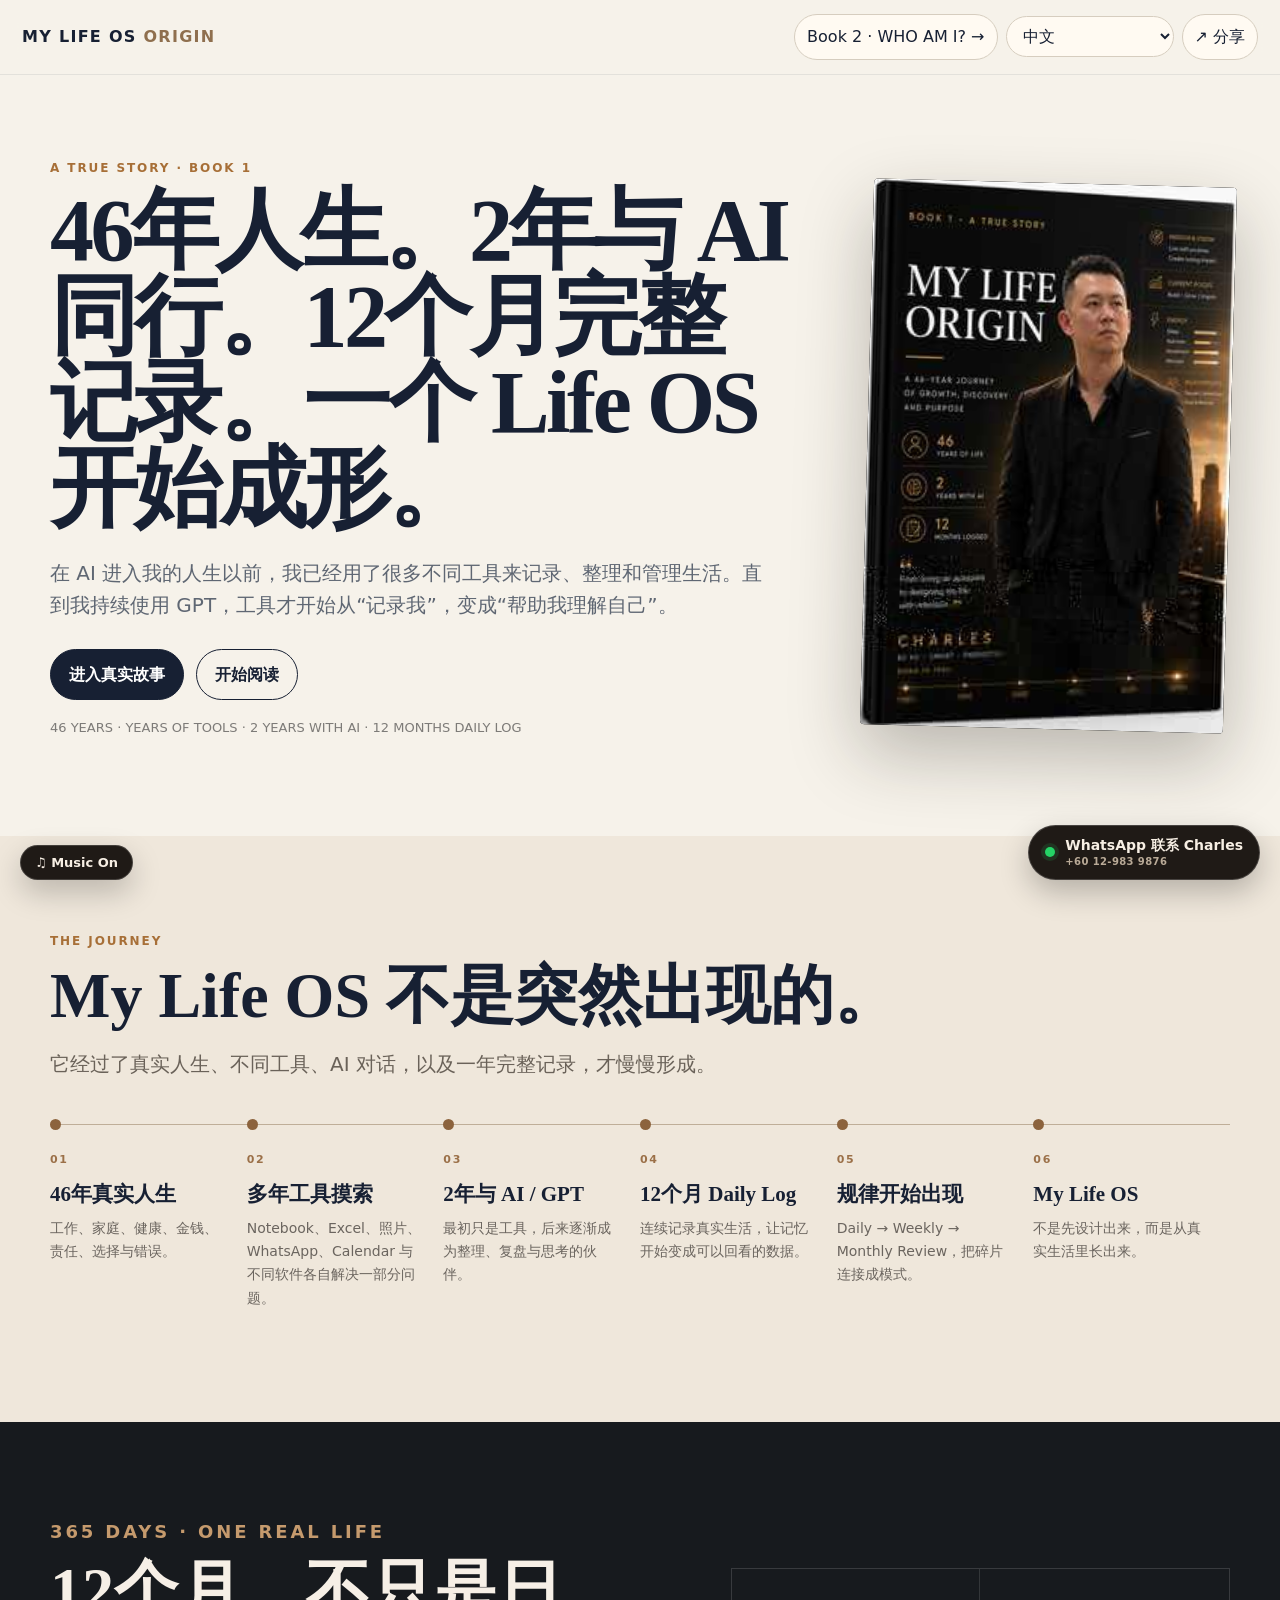
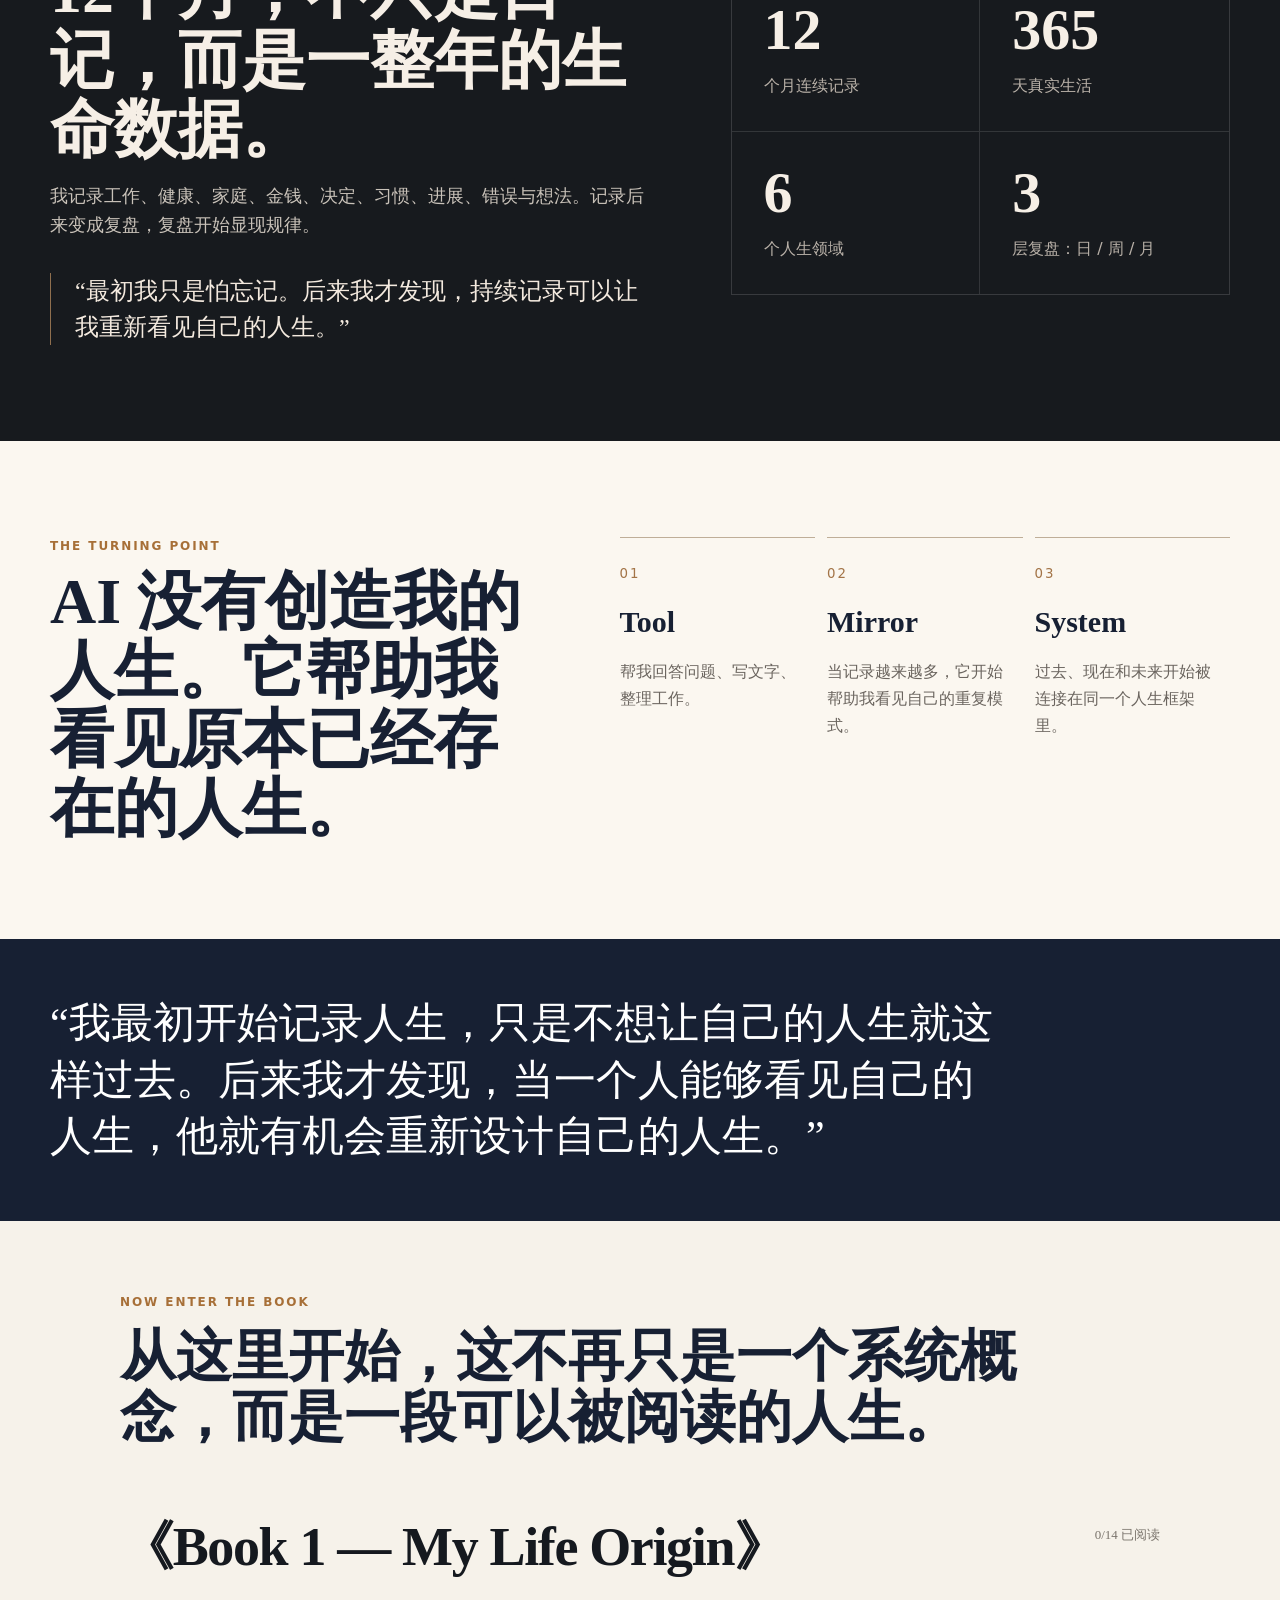
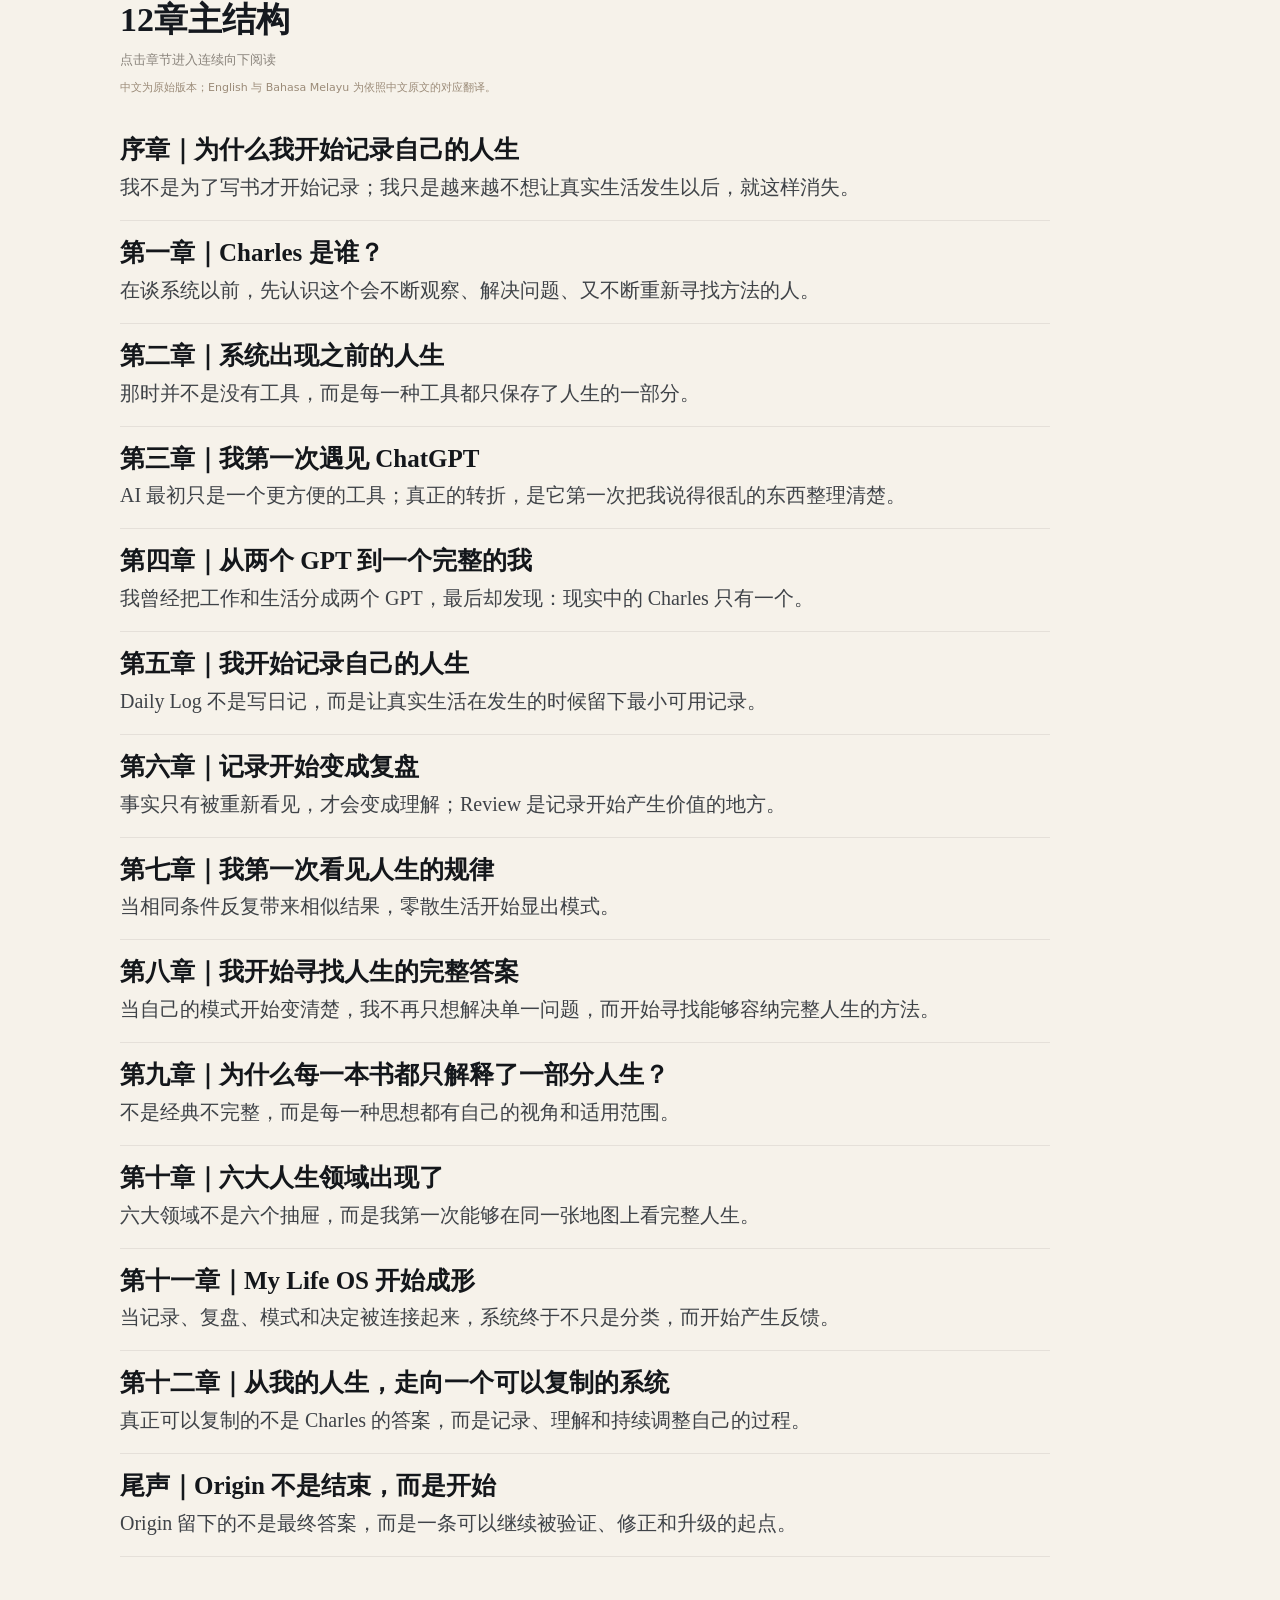
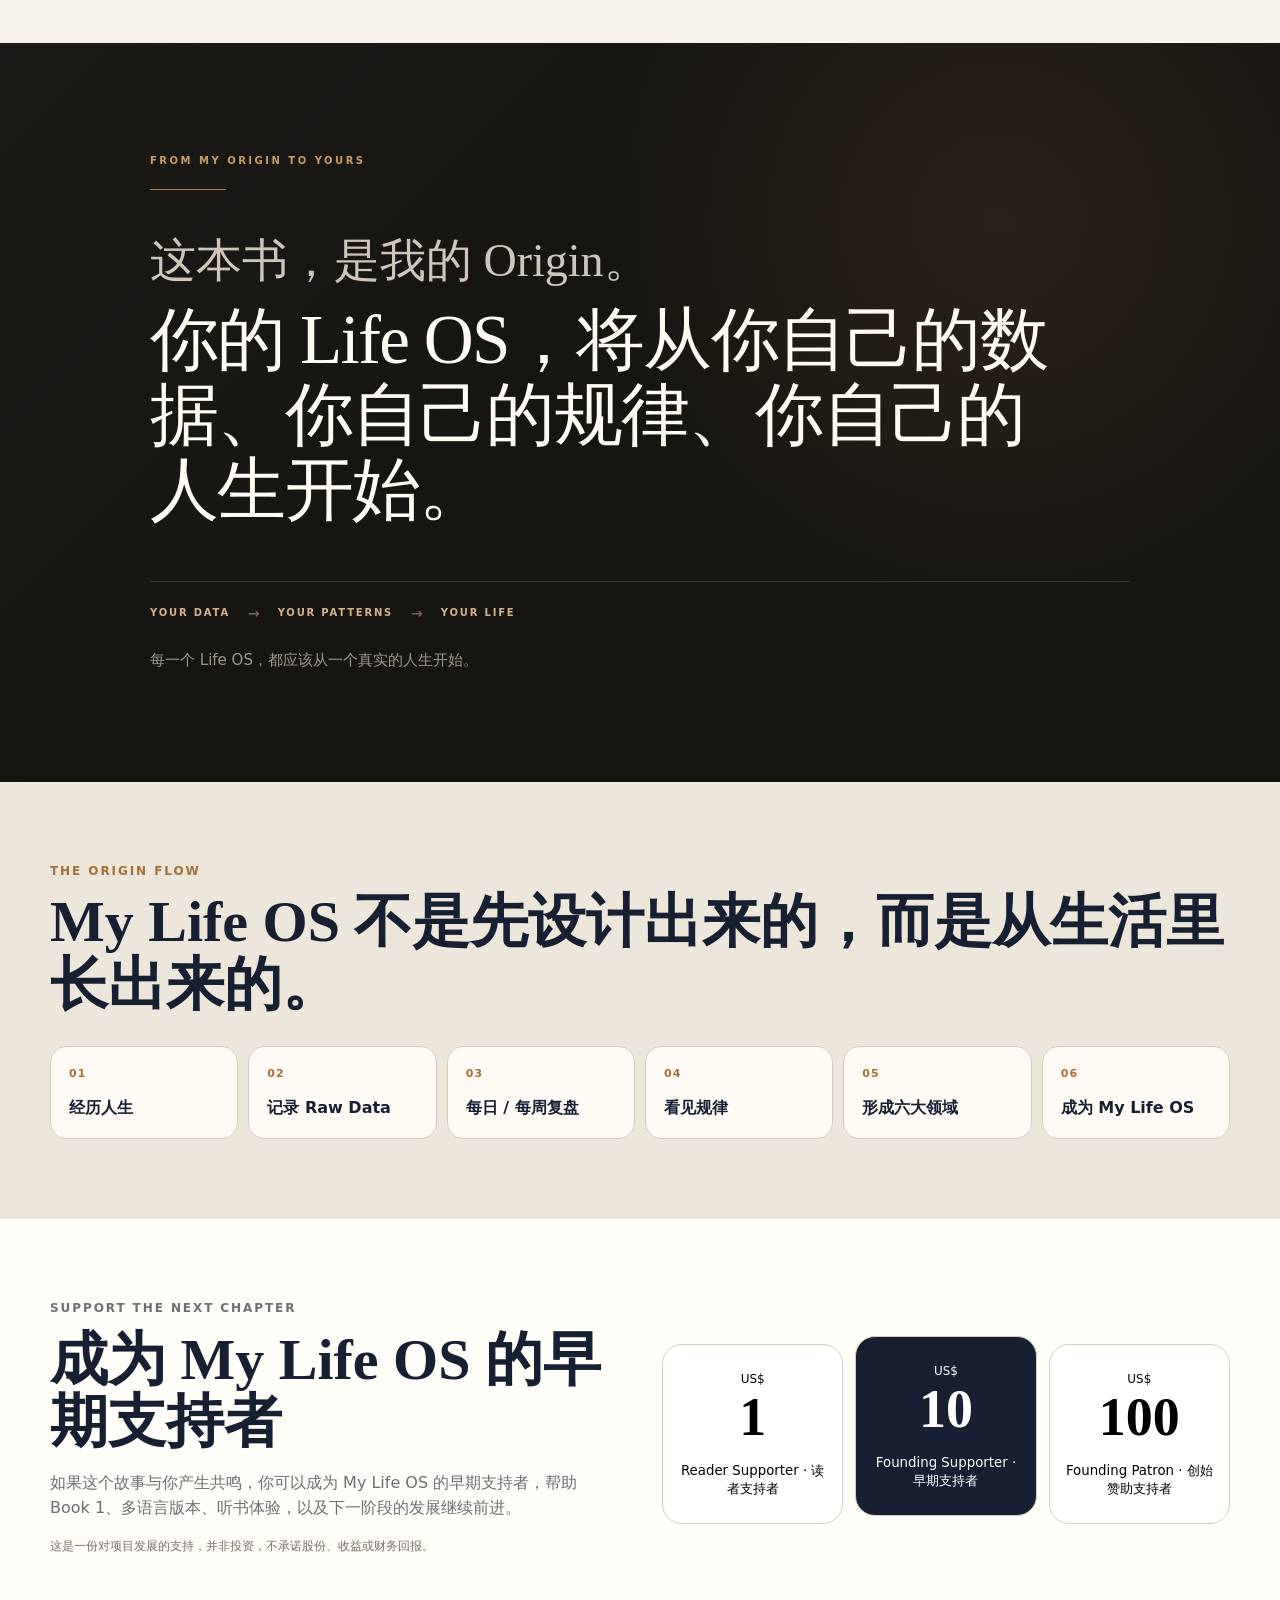
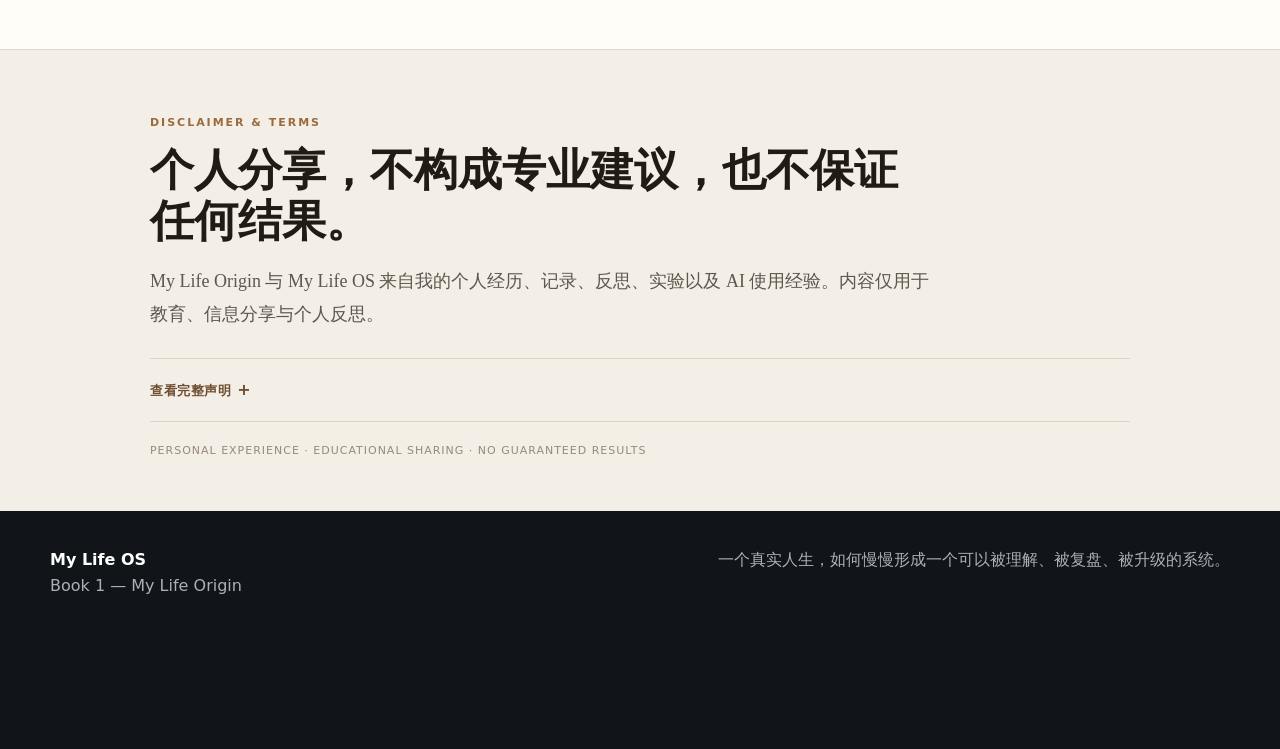
<file: index.html>
<!doctype html>
<html lang="zh-Hans">
<head>
  <!-- Google Analytics: Book 1 website traffic and engagement -->
  <script async src="https://www.googletagmanager.com/gtag/js?id=G-XPCHY22N62"></script>
  <script>
    window.dataLayer = window.dataLayer || [];
    function gtag(){dataLayer.push(arguments);}
    gtag('js', new Date());
    gtag('config', 'G-XPCHY22N62', {
      allow_google_signals: false,
      allow_ad_personalization_signals: false
    });
  </script>
  <meta charset="utf-8" />
  <meta name="viewport" content="width=device-width,initial-scale=1" />
  <meta name="description" content="Book 1 — My Life Origin. A true story: 46 years of life, years of tools, 2 years with AI, and 12 months of daily logs." />
  <title>Book 1 — My Life Origin</title>
  <link rel="stylesheet" href="styles.css" />
  <link rel="stylesheet" href="documentary.css" />
</head>
<body>
  <header class="topbar">
    <a class="brand" href="#top">MY LIFE OS <span>ORIGIN</span></a>
    <nav class="top-actions">
      <a class="ghost" href="book2.html" style="text-decoration:none">Book 2 · WHO AM I? →</a>
      <select id="languageSelect" aria-label="Language">
        <option value="zh">中文</option>
        <option value="en">English</option>
        <option value="ms">Bahasa Melayu</option>
      </select>
      <button class="ghost" id="shareBtn" type="button">↗ <span data-i18n="share">分享</span></button>
    </nav>
  </header>

  <main id="top">
    <section class="hero shell documentary-hero">
      <div class="hero-copy">
        <p class="kicker">A TRUE STORY · BOOK 1</p>
        <h1 id="docHeroTitle">46年人生。2年与 AI 同行。12个月完整记录。一个 Life OS 开始成形。</h1>
        <p class="hero-sub" id="docHeroSub">在 AI 进入我的人生以前，我已经用了很多不同工具来记录、整理和管理生活。直到我持续使用 GPT，工具才开始从“记录我”，变成“帮助我理解自己”。</p>
        <div class="hero-buttons">
          <a class="primary" href="#journey" id="enterStoryBtn">进入真实故事</a>
          <a class="secondary" href="#chapters" data-i18n="startReading">开始阅读</a>
        </div>
        <p class="micro">46 YEARS · YEARS OF TOOLS · 2 YEARS WITH AI · 12 MONTHS DAILY LOG</p>
      </div>
      <div class="book-cover image-book-cover" aria-label="Book 1 — My Life Origin cover">
        <img src="my-life-origin-cover.jpg" alt="Book 1 — My Life Origin cover artwork" />
      </div>
    </section>

    <section id="journey" class="documentary-section">
      <div class="shell">
        <p class="kicker" id="journeyKicker">THE JOURNEY</p>
        <h2 class="documentary-title" id="journeyTitle">My Life OS 不是突然出现的。</h2>
        <p class="documentary-lead" id="journeyLead">它经过了真实人生、不同工具、AI 对话，以及一年完整记录，才慢慢形成。</p>
        <div class="journey-line">
          <article><span>01</span><strong id="j1t">46年真实人生</strong><p id="j1d">工作、家庭、健康、金钱、责任、选择与错误。</p></article>
          <article><span>02</span><strong id="j2t">多年工具摸索</strong><p id="j2d">Notebook、Excel、照片、WhatsApp、Calendar 与不同软件各自解决一部分问题。</p></article>
          <article><span>03</span><strong id="j3t">2年与 AI / GPT</strong><p id="j3d">最初只是工具，后来逐渐成为整理、复盘与思考的伙伴。</p></article>
          <article><span>04</span><strong id="j4t">12个月 Daily Log</strong><p id="j4d">连续记录真实生活，让记忆开始变成可以回看的数据。</p></article>
          <article><span>05</span><strong id="j5t">规律开始出现</strong><p id="j5d">Daily → Weekly → Monthly Review，把碎片连接成模式。</p></article>
          <article><span>06</span><strong id="j6t">My Life OS</strong><p id="j6d">不是先设计出来，而是从真实生活里长出来。</p></article>
        </div>
      </div>
    </section>

    <section class="year-proof">
      <div class="shell year-proof-grid">
        <div class="year-copy">
          <p class="kicker">365 DAYS · ONE REAL LIFE</p>
          <h2 id="yearTitle">12个月，不只是日记，而是一整年的生命数据。</h2>
          <p id="yearText">我记录工作、健康、家庭、金钱、决定、习惯、进展、错误与想法。记录后来变成复盘，复盘开始显现规律。</p>
          <blockquote id="yearQuote">“最初我只是怕忘记。后来我才发现，持续记录可以让我重新看见自己的人生。”</blockquote>
        </div>
        <div class="year-stats" aria-label="Life record statistics">
          <div><strong>12</strong><span id="statMonths">个月连续记录</span></div>
          <div><strong>365</strong><span id="statDays">天真实生活</span></div>
          <div><strong>6</strong><span id="statDomains">个人生领域</span></div>
          <div><strong>3</strong><span id="statReviews">层复盘：日 / 周 / 月</span></div>
        </div>
      </div>
    </section>

    <section class="turning-point">
      <div class="shell turning-grid">
        <div>
          <p class="kicker">THE TURNING POINT</p>
          <h2 id="turnTitle">AI 没有创造我的人生。它帮助我看见原本已经存在的人生。</h2>
        </div>
        <div class="three-steps">
          <div><small>01</small><strong id="toolTitle">Tool</strong><p id="toolText">帮我回答问题、写文字、整理工作。</p></div>
          <div><small>02</small><strong id="mirrorTitle">Mirror</strong><p id="mirrorText">当记录越来越多，它开始帮助我看见自己的重复模式。</p></div>
          <div><small>03</small><strong id="systemTitle">System</strong><p id="systemText">过去、现在和未来开始被连接在同一个人生框架里。</p></div>
        </div>
      </div>
    </section>

    <section class="manifesto">
      <div class="shell manifesto-inner">
        <p data-i18n="manifesto">“我最初开始记录人生，只是不想让自己的人生就这样过去。后来我才发现，当一个人能够看见自己的人生，他就有机会重新设计自己的人生。”</p>
      </div>
    </section>

    <section id="chapters" class="shell section book-entry">
      <div class="book-transition">
        <p class="kicker">NOW ENTER THE BOOK</p>
        <h2 id="bookEntryTitle">从这里开始，这不再只是一个系统概念，而是一段可以被阅读的人生。</h2>
      </div>
      <div class="section-head">
        <div>
          <p class="kicker" data-i18n="contentsLabel">CONTENTS</p>
          <h2 data-i18n="contentsTitle">从人生碎片，到 My Life OS</h2>
        </div>
        <div class="reading-progress"><span id="readCount">0</span>/14 <span data-i18n="readLabel">已阅读</span></div>
      </div>
      <div id="bookLoadStatus" role="status"><span id="bookLoadMessage">正在准备书籍…</span> <button id="bookLoadRetry" type="button" hidden>重试</button></div>
      <div id="chapterGrid" class="chapter-grid"></div>
    </section>

    <section class="origin-flow">
      <div class="shell section">
        <p class="kicker">THE ORIGIN FLOW</p>
        <h2 data-i18n="flowTitle">My Life OS 不是先设计出来的，而是从生活里长出来的。</h2>
        <div class="flow-grid">
          <div><strong>01</strong><span data-i18n="flow1">经历人生</span></div>
          <div><strong>02</strong><span data-i18n="flow2">记录 Raw Data</span></div>
          <div><strong>03</strong><span data-i18n="flow3">每日 / 每周复盘</span></div>
          <div><strong>04</strong><span data-i18n="flow4">看见规律</span></div>
          <div><strong>05</strong><span data-i18n="flow5">形成六大领域</span></div>
          <div><strong>06</strong><span data-i18n="flow6">成为 My Life OS</span></div>
        </div>
      </div>
    </section>

    <section id="support" class="support section">
      <div class="shell support-grid">
        <div>
          <p class="kicker" data-i18n="supportLabel">SUPPORT THE NEXT CHAPTER</p>
          <h2 data-i18n="supportTitle">成为 My Life OS 的早期支持者</h2>
          <p data-i18n="supportText">如果这个故事与你产生共鸣，你可以成为 My Life OS 的早期支持者，帮助 Book 1、多语言版本、听书体验，以及下一阶段的发展继续前进。</p>
          <p class="support-note" data-i18n="supportNote">这是一份对项目发展的支持，并非投资，不承诺股份、收益或财务回报。</p>
        </div>
        <div class="support-options">
          <button class="support-card" data-amount="1"><span>US$</span><strong>1</strong><small data-i18n="tier1">Reader Supporter · 读者支持者</small></button>
          <button class="support-card featured" data-amount="10"><span>US$</span><strong>10</strong><small data-i18n="tier10">Founding Supporter · 早期支持者</small></button>
          <button class="support-card" data-amount="100"><span>US$</span><strong>100</strong><small data-i18n="tier100">Founding Patron · 创始赞助支持者</small></button>
        </div>
      </div>
    </section>
  </main>

  <div id="reader" class="reader book-reader" aria-hidden="true">
    <div class="reader-backdrop" data-close-reader></div>
    <article class="reader-panel book-shell" aria-label="My Life Origin book reader">
      <div class="reader-toolbar book-toolbar">
        <button class="ghost" data-close-reader>← <span data-i18n="back">返回目录</span></button>
        <div class="book-toolbar-center"><span id="bookChapterLabel">BOOK 1 · MY LIFE ORIGIN</span><span id="bookPageLabel">1 / 1</span></div>
        <div class="reader-actions">
          <button class="ghost" id="listenChapterBtn" type="button">▶ <span data-i18n="listenChapter">听本章</span></button>
          <button class="ghost" id="markReadBtn">✓ <span data-i18n="markRead">标记已读</span></button>
        </div>
      </div>
      <div class="book-stage" id="bookStage">
        <button id="bookPrevPage" class="page-turn page-turn-left" type="button" aria-label="Previous page">‹</button>
        <div class="book-spread" id="bookSpread">
          <section class="paper-page paper-left" id="paperLeft" aria-live="polite"></section>
          <div class="book-gutter" aria-hidden="true"></div>
          <section class="paper-page paper-right" id="paperRight"></section>
        </div>
        <button id="bookNextPage" class="page-turn page-turn-right" type="button" aria-label="Next page">›</button>
      </div>
      <div class="book-bottombar">
        <button id="prevChapter" class="secondary" type="button">← 上一页</button>
        <div class="book-progress-track"><span id="bookProgressBar"></span></div>
        <button id="nextChapter" class="primary" type="button">下一页 →</button>
      </div>
      <div class="book-source" aria-hidden="true">
        <p id="readerKicker"></p><h2 id="readerTitle"></h2><p id="readerIntro"></p><div id="readerBody"></div>
      </div>
    </article>
  </div>

  <div id="toast" class="toast" role="status"></div>
  <footer><div class="shell footer-inner"><div><strong>My Life OS</strong><span>Book 1 — My Life Origin</span></div><p data-i18n="footerText">一个真实人生，如何慢慢形成一个可以被理解、被复盘、被升级的系统。</p></div></footer>

  <script src="app.js"></script>
  <script src="documentary.js"></script>
  <script src="founding-support.js"></script>
  <script src="cover-enter.js"></script>
  <script src="toc.js"></script>
  <script src="book.js"></script>
  <script src="bgm.js"></script>
  <script src="audio.js"></script>
  <script src="compact-audio-ui.js"></script>
  <script src="disclaimer.js"></script>
  <script src="reader-loader.js?v=self-love-20261001"></script>
</body>
</html>
</file>
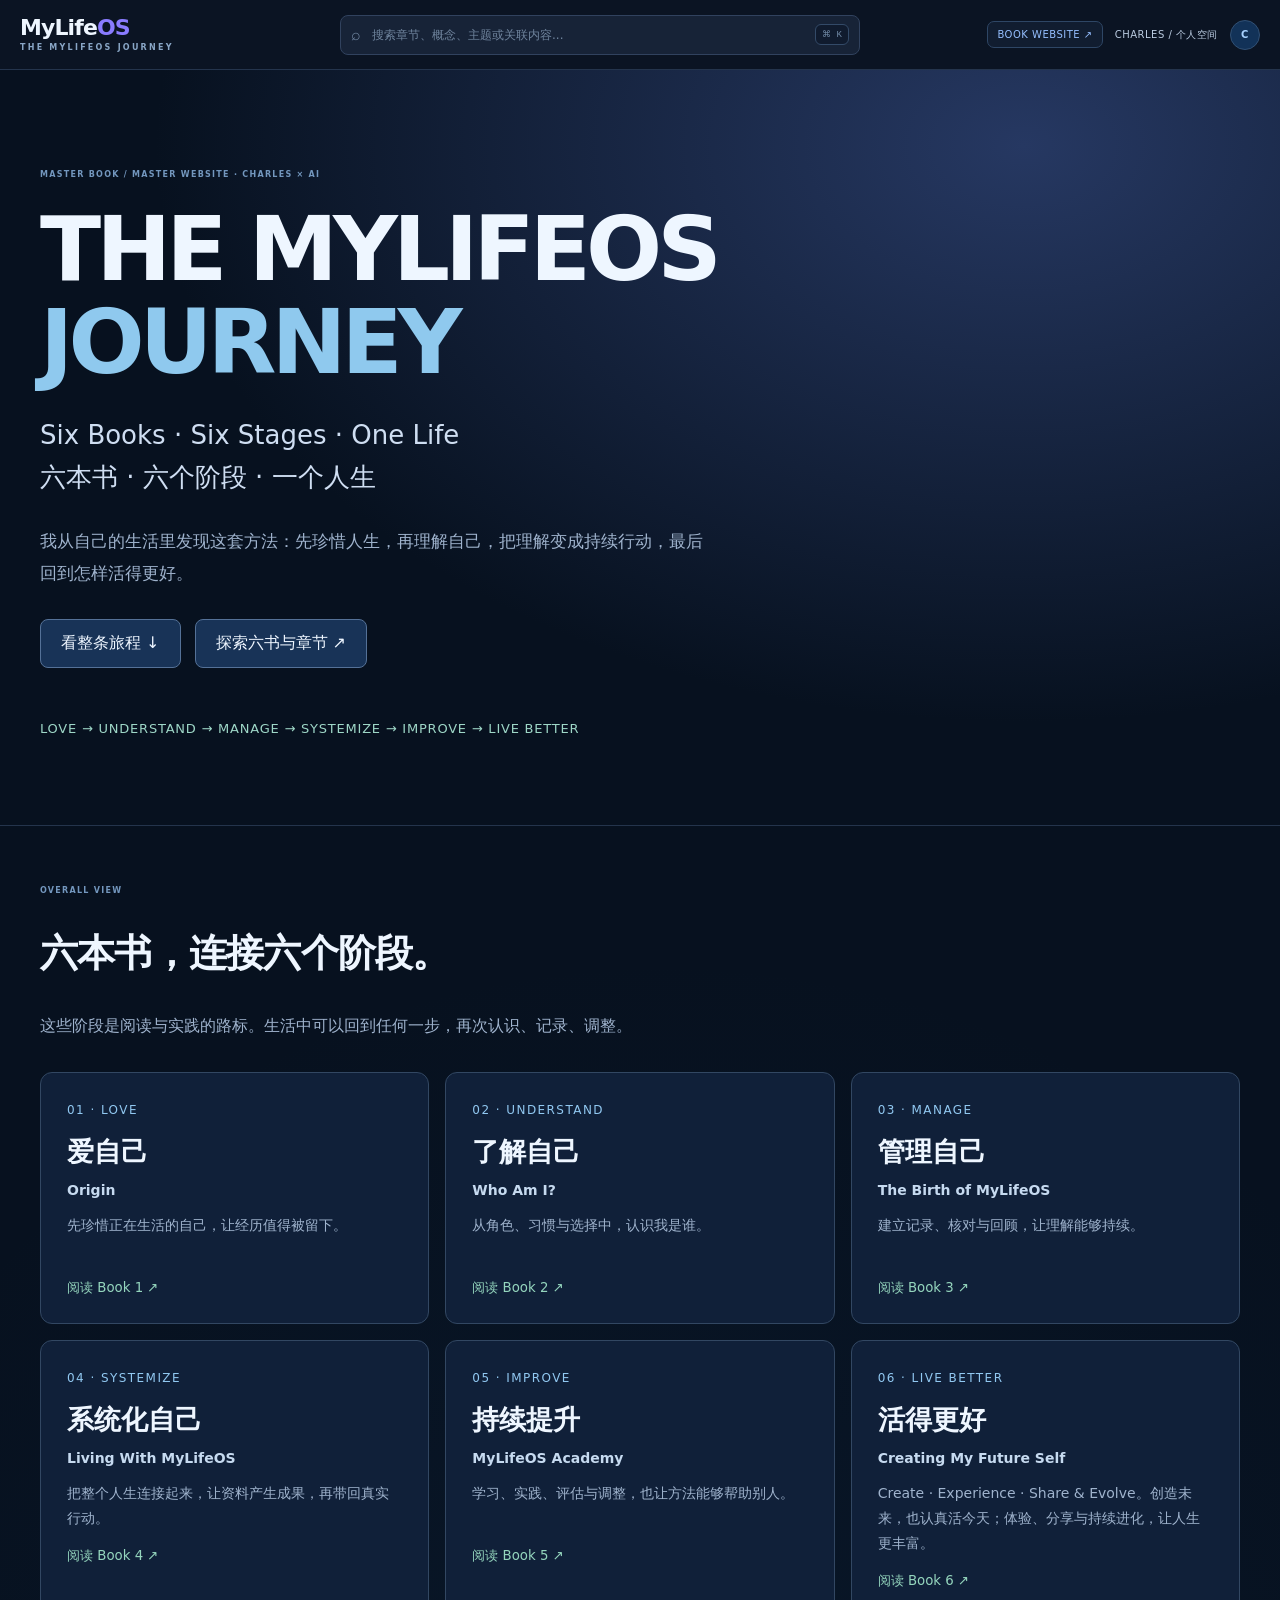
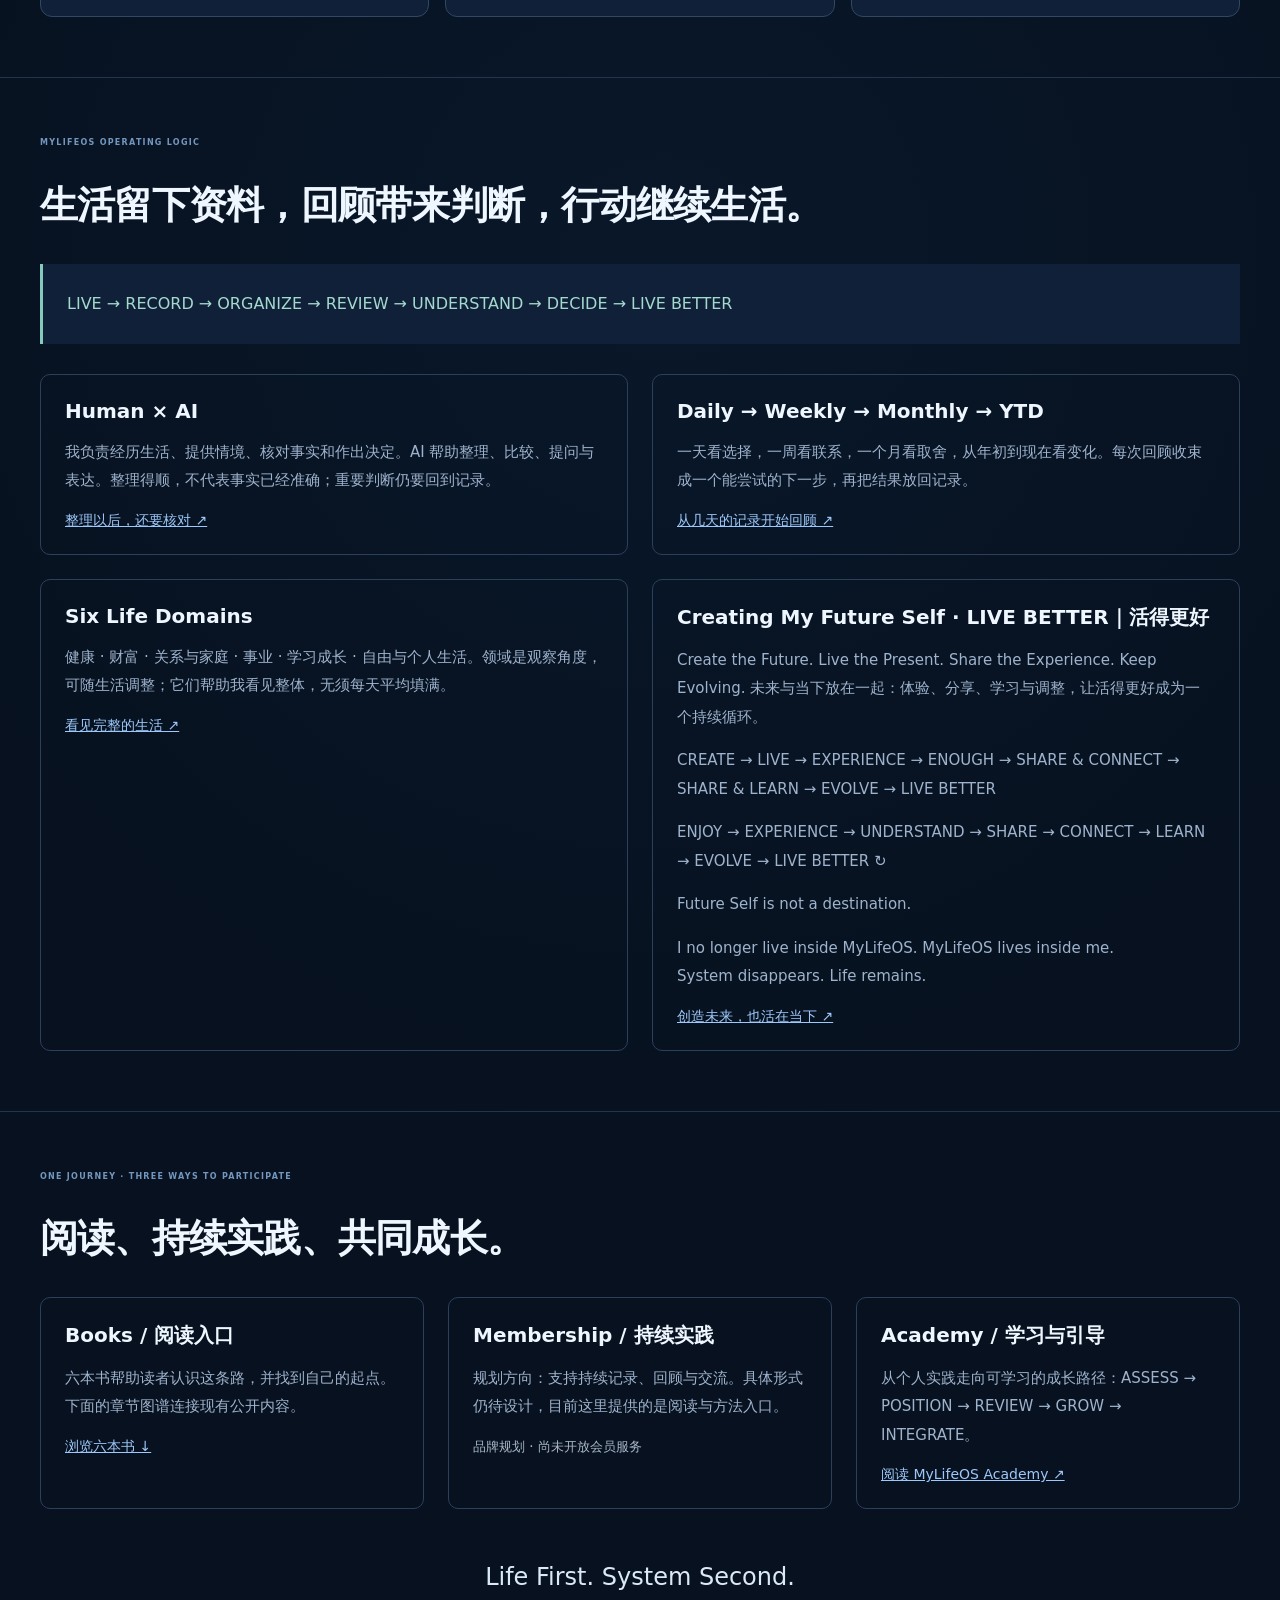
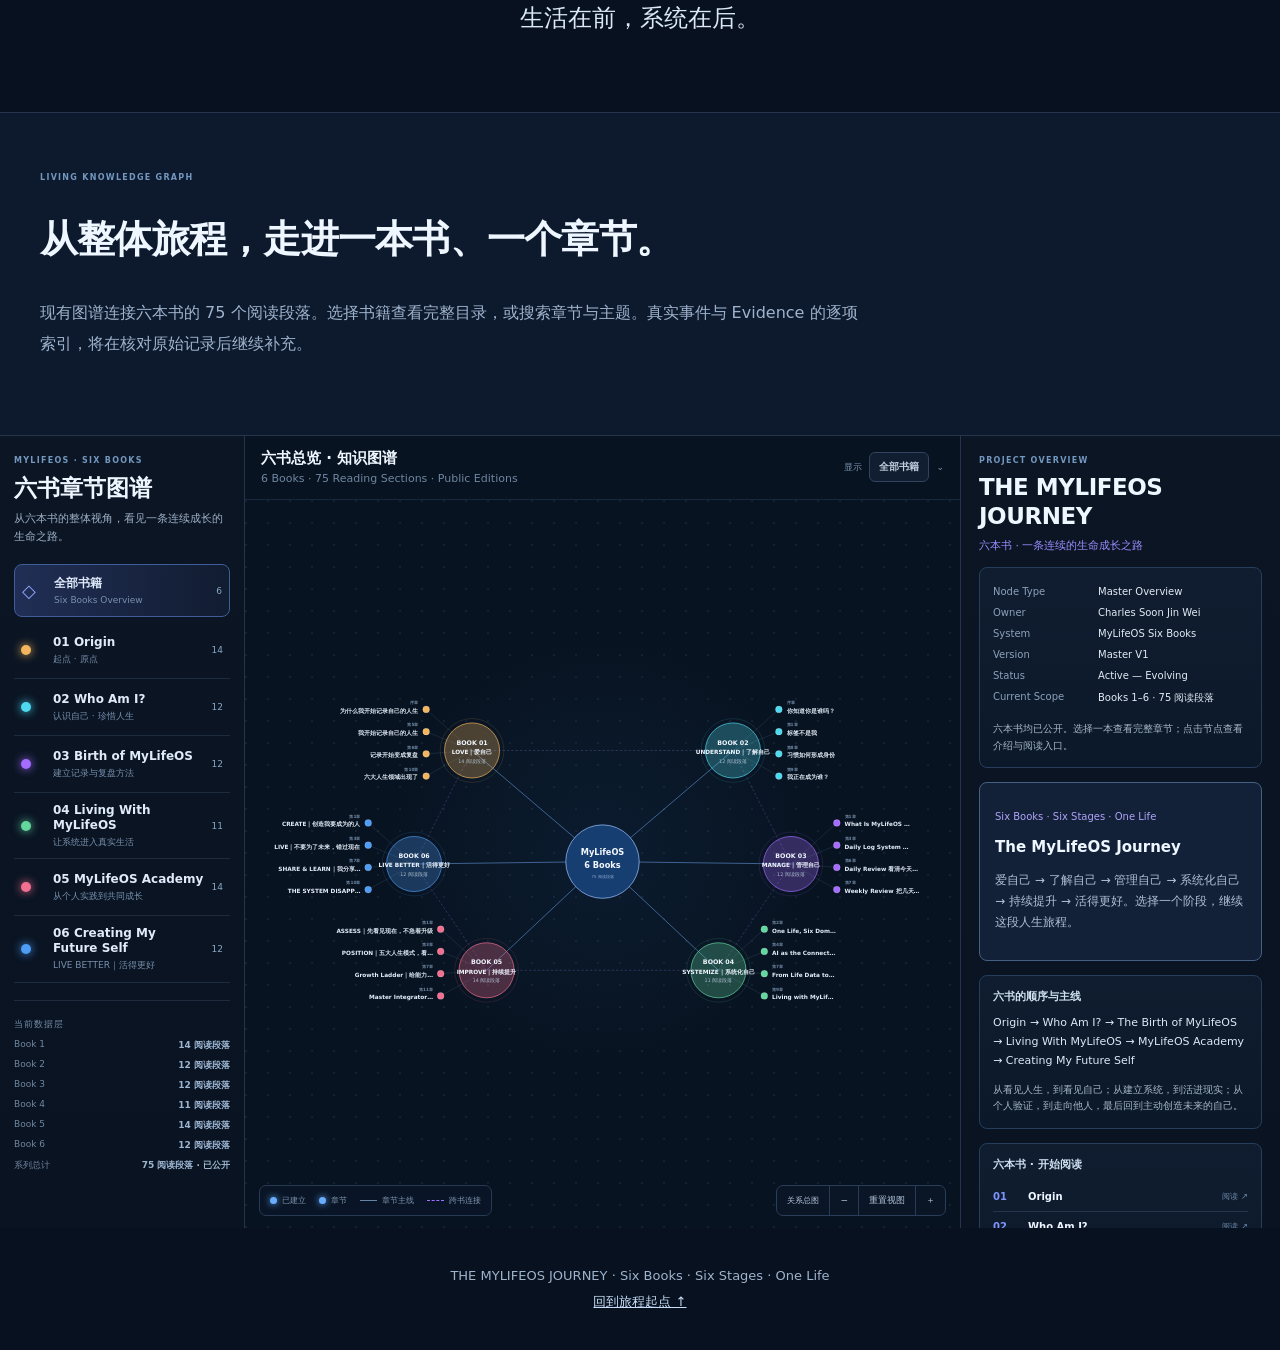
<file: 6-books.html>
<!doctype html>
<html lang="zh-Hans">
<head>
  <meta charset="utf-8" />
  <meta name="viewport" content="width=device-width,initial-scale=1,viewport-fit=cover" />
  <meta name="description" content="THE MYLIFEOS JOURNEY：六本书、六个阶段、一个人生。爱自己、了解自己、管理自己、系统化自己、持续提升、活得更好。" />
  <title>THE MYLIFEOS JOURNEY · Six Books · One Life</title>
  <link rel="stylesheet" href="six-books.css?v=journey-livebetter-20261004" />
</head>
<body>
  <div class="app-shell">
    <header class="topbar">
      <div class="brand-wrap">
        <a class="brand" href="index.html">MyLife<span>OS</span></a>
        <small>THE MYLIFEOS JOURNEY</small>
      </div>

      <label class="global-search">
        <span class="search-icon">⌕</span>
        <input id="graphSearch" type="search" placeholder="搜索章节、概念、主题或关联内容..." autocomplete="off" />
        <kbd>⌘ K</kbd>
      </label>

      <div class="profile-area">
        <a class="website-link" href="index.html">BOOK WEBSITE ↗</a>
        <span>CHARLES / 个人空间</span>
        <i class="profile-dot">C</i>
      </div>
    </header>

    <section class="journey-hero" id="journey"><div class="journey-inner"><p class="eyebrow">MASTER BOOK / MASTER WEBSITE · CHARLES × AI</p><h1>THE MYLIFEOS<br><span>JOURNEY</span></h1><p class="journey-sub">Six Books · Six Stages · One Life<br>六本书 · 六个阶段 · 一个人生</p><p class="journey-lead">我从自己的生活里发现这套方法：先珍惜人生，再理解自己，把理解变成持续行动，最后回到怎样活得更好。</p><div class="journey-actions"><a href="#stages">看整条旅程 ↓</a><a href="#knowledge">探索六书与章节 ↗</a></div><p class="journey-mantra">LOVE → UNDERSTAND → MANAGE → SYSTEMIZE → IMPROVE → LIVE BETTER</p></div></section><section class="journey-section" id="stages"><div class="journey-inner"><p class="eyebrow">OVERALL VIEW</p><h2>六本书，连接六个阶段。</h2><p class="section-lead">这些阶段是阅读与实践的路标。生活中可以回到任何一步，再次认识、记录、调整。</p><div class="journey-steps"><a class="journey-step" href="index.html"><span>01 · LOVE</span><h3>爱自己</h3><b>Origin</b><p>先珍惜正在生活的自己，让经历值得被留下。</p><small>阅读 Book 1 ↗</small></a><a class="journey-step" href="book2.html"><span>02 · UNDERSTAND</span><h3>了解自己</h3><b>Who Am I?</b><p>从角色、习惯与选择中，认识我是谁。</p><small>阅读 Book 2 ↗</small></a><a class="journey-step" href="book3.html"><span>03 · MANAGE</span><h3>管理自己</h3><b>The Birth of MyLifeOS</b><p>建立记录、核对与回顾，让理解能够持续。</p><small>阅读 Book 3 ↗</small></a><a class="journey-step" href="book4.html"><span>04 · SYSTEMIZE</span><h3>系统化自己</h3><b>Living With MyLifeOS</b><p>把整个人生连接起来，让资料产生成果，再带回真实行动。</p><small>阅读 Book 4 ↗</small></a><a class="journey-step" href="book5.html"><span>05 · IMPROVE</span><h3>持续提升</h3><b>MyLifeOS Academy</b><p>学习、实践、评估与调整，也让方法能够帮助别人。</p><small>阅读 Book 5 ↗</small></a><a class="journey-step" href="book6.html"><span>06 · LIVE BETTER</span><h3>活得更好</h3><b>Creating My Future Self</b><p>Create · Experience · Share &amp; Evolve。创造未来，也认真活今天；体验、分享与持续进化，让人生更丰富。</p><small>阅读 Book 6 ↗</small></a></div></div></section>
<section class="journey-section journey-models"><div class="journey-inner"><p class="eyebrow">MYLIFEOS OPERATING LOGIC</p><h2>生活留下资料，回顾带来判断，行动继续生活。</h2><div class="journey-flow">LIVE → RECORD → ORGANIZE → REVIEW → UNDERSTAND → DECIDE → LIVE BETTER</div><div class="model-grid"><article><h3>Human × AI</h3><p>我负责经历生活、提供情境、核对事实和作出决定。AI 帮助整理、比较、提问与表达。整理得顺，不代表事实已经准确；重要判断仍要回到记录。</p><a href="book3.html#read-4">整理以后，还要核对 ↗</a></article><article><h3>Daily → Weekly → Monthly → YTD</h3><p>一天看选择，一周看联系，一个月看取舍，从年初到现在看变化。每次回顾收束成一个能尝试的下一步，再把结果放回记录。</p><a href="book3.html#read-7">从几天的记录开始回顾 ↗</a></article><article><h3>Six Life Domains</h3><p>健康 · 财富 · 关系与家庭 · 事业 · 学习成长 · 自由与个人生活。领域是观察角度，可随生活调整；它们帮助我看见整体，无须每天平均填满。</p><a href="book4.html#read-2">看见完整的生活 ↗</a></article><article><h3>Creating My Future Self · LIVE BETTER｜活得更好</h3><p>Create the Future. Live the Present. Share the Experience. Keep Evolving. 未来与当下放在一起：体验、分享、学习与调整，让活得更好成为一个持续循环。</p><p>CREATE → LIVE → EXPERIENCE → ENOUGH → SHARE &amp; CONNECT → SHARE &amp; LEARN → EVOLVE → LIVE BETTER</p><p>ENJOY → EXPERIENCE → UNDERSTAND → SHARE → CONNECT → LEARN → EVOLVE → LIVE BETTER ↻</p><p>Future Self is not a destination.</p><p>I no longer live inside MyLifeOS. MyLifeOS lives inside me.<br>System disappears. Life remains.</p><a href="book6.html#read-3">创造未来，也活在当下 ↗</a></article></div></div></section>
<section class="journey-section"><div class="journey-inner"><p class="eyebrow">ONE JOURNEY · THREE WAYS TO PARTICIPATE</p><h2>阅读、持续实践、共同成长。</h2><div class="model-grid brand-model"><article><h3>Books / 阅读入口</h3><p>六本书帮助读者认识这条路，并找到自己的起点。下面的章节图谱连接现有公开内容。</p><a href="#knowledge">浏览六本书 ↓</a></article><article><h3>Membership / 持续实践</h3><p>规划方向：支持持续记录、回顾与交流。具体形式仍待设计，目前这里提供的是阅读与方法入口。</p><small>品牌规划 · 尚未开放会员服务</small></article><article><h3>Academy / 学习与引导</h3><p>从个人实践走向可学习的成长路径：ASSESS → POSITION → REVIEW → GROW → INTEGRATE。</p><a href="book5.html">阅读 MyLifeOS Academy ↗</a></article></div><blockquote class="journey-quote">Life First. System Second.<br>生活在前，系统在后。</blockquote></div></section>
<section class="journey-section graph-intro" id="knowledge"><div class="journey-inner"><p class="eyebrow">LIVING KNOWLEDGE GRAPH</p><h2>从整体旅程，走进一本书、一个章节。</h2><p class="section-lead">现有图谱连接六本书的 75 个阅读段落。选择书籍查看完整目录，或搜索章节与主题。真实事件与 Evidence 的逐项索引，将在核对原始记录后继续补充。</p></div></section>
<main class="workspace">
      <aside class="left-sidebar">
        <div class="side-intro">
          <p class="eyebrow">MYLIFEOS · SIX BOOKS</p>
          <h1>六书章节图谱</h1>
          <p>从六本书的整体视角，看见一条连续成长的生命之路。</p>
        </div>

        <button class="book-row all active" type="button" data-filter="all">
          <span class="stack-icon">◇</span>
          <span><b>全部书籍</b><small>Six Books Overview</small></span>
          <em>6</em>
        </button>

<nav class="book-list" aria-label="Six books"><button class="book-row" type="button" data-filter="b1"><i class="book-dot b1"></i><span><b>01 Origin</b><small>起点 · 原点</small></span><em>14</em></button><button class="book-row" type="button" data-filter="b2"><i class="book-dot b2"></i><span><b>02 Who Am I?</b><small>认识自己 · 珍惜人生</small></span><em>12</em></button><button class="book-row" type="button" data-filter="b3"><i class="book-dot b3"></i><span><b>03 Birth of MyLifeOS</b><small>建立记录与复盘方法</small></span><em>12</em></button><button class="book-row" type="button" data-filter="b4"><i class="book-dot b4"></i><span><b>04 Living With MyLifeOS</b><small>让系统进入真实生活</small></span><em>11</em></button><button class="book-row" type="button" data-filter="b5"><i class="book-dot b5"></i><span><b>05 MyLifeOS Academy</b><small>从个人实践到共同成长</small></span><em>14</em></button><button class="book-row" type="button" data-filter="b6"><i class="book-dot b6"></i><span><b>06 Creating My Future Self</b><small>LIVE BETTER｜活得更好</small></span><em>12</em></button></nav>

        <div class="side-divider"></div>
        <p class="mini-title">当前数据层</p>
        <div class="data-status"><div><span>Book 1</span><strong>14 阅读段落</strong></div><div><span>Book 2</span><strong>12 阅读段落</strong></div><div><span>Book 3</span><strong>12 阅读段落</strong></div><div><span>Book 4</span><strong>11 阅读段落</strong></div><div><span>Book 5</span><strong>14 阅读段落</strong></div><div><span>Book 6</span><strong>12 阅读段落</strong></div><div><span>系列总计</span><strong>75 阅读段落 · 已公开</strong></div></div></aside>

      <section class="graph-stage">
        <div class="graph-head">
          <div>
            <h2>六书总览 · 知识图谱</h2>
            <p>6 Books · 75 Reading Sections · Public Editions</p>
          </div>
          <div class="view-select">显示 <strong id="viewLabel">全部书籍</strong>⌄</div>
        </div>

        <div id="graphViewport" class="graph-viewport">
          <svg id="sixBookGraph" viewBox="-120 -40 1480 920" role="img" aria-label="MyLifeOS six books knowledge graph"></svg>
          <div class="graph-legend">
            <span><i class="legend-dot active-book"></i>已建立</span>
            <span><i class="legend-dot active-book"></i>章节</span>
            <span><i class="legend-line solid"></i>章节主线</span>
            <span><i class="legend-line dashed"></i>跨书连接</span>
          </div>
          <div id="searchResults" class="search-results" hidden aria-live="polite"></div><div class="graph-controls">
            <span>关系总图</span>
            <button id="zoomOut" type="button">−</button>
            <button id="resetGraph" type="button">重置视图</button>
            <button id="zoomIn" type="button">＋</button>
          </div>
        </div>
      </section>

      <aside class="right-sidebar">
        <p class="eyebrow">PROJECT OVERVIEW</p>
        <h2>THE MYLIFEOS JOURNEY</h2>
        <p class="overview-sub">六本书 · 一条连续的生命成长之路</p>

        <section class="info-card">
          <dl>
            <div><dt>Node Type</dt><dd>Master Overview</dd></div>
            <div><dt>Owner</dt><dd>Charles Soon Jin Wei</dd></div>
            <div><dt>System</dt><dd>MyLifeOS Six Books</dd></div>
            <div><dt>Version</dt><dd>Master V1</dd></div>
            <div><dt>Status</dt><dd>Active — Evolving</dd></div>
            <div><dt>Current Scope</dt><dd>Books 1–6 · 75 阅读段落</dd></div>
          </dl>
          <p>六本书均已公开。选择一本查看完整章节；点击节点查看介绍与阅读入口。</p>
        </section>

        <section class="selection-card" id="selectionPanel" aria-live="polite"><h3>从这里开始</h3><p>点击左边的书籍，或点选图中的节点，查看内容与阅读入口。</p></section>
        <section class="continuity-card">
          <h3>六书的顺序与主线</h3>
          <p class="sequence">Origin → Who Am I? → The Birth of MyLifeOS → Living With MyLifeOS → MyLifeOS Academy → Creating My Future Self</p>
          <p>从看见人生，到看见自己；从建立系统，到活进现实；从个人验证，到走向他人，最后回到主动创造未来的自己。</p>
        </section>

<section class="active-books-card"><h3>六本书 · 开始阅读</h3><a href="index.html"><span>01</span><b>Origin</b><small>阅读 ↗</small></a><a href="book2.html"><span>02</span><b>Who Am I?</b><small>阅读 ↗</small></a><a href="book3.html"><span>03</span><b>Birth of MyLifeOS</b><small>阅读 ↗</small></a><a href="book4.html"><span>04</span><b>Living With MyLifeOS</b><small>阅读 ↗</small></a><a href="book5.html"><span>05</span><b>MyLifeOS Academy</b><small>阅读 ↗</small></a><a href="book6.html"><span>06</span><b>Creating My Future Self</b><small>阅读 ↗</small></a></section><section class="continuity-card"><h3>共同主线：珍惜自己的人生</h3><p>留下人生 → 理解自己 → 回顾需要 → 日常照顾 → 带着自己帮助别人 → 创造未来、体验当下、分享与持续进化，活得更好。</p></section>

        <blockquote>
          记录当下 · 理解自己 · 设计人生<br />
          持续进化 · 创造更好的未来
          <small>— MyLifeOS —</small>
        </blockquote>
      </aside>
    </main>
  </div>

  <script src="six-books.js?v=journey-livebetter-20261004"></script>
<footer class="journey-footer">THE MYLIFEOS JOURNEY · Six Books · Six Stages · One Life<br><a href="#journey">回到旅程起点 ↑</a></footer></body>
</html>
</file>
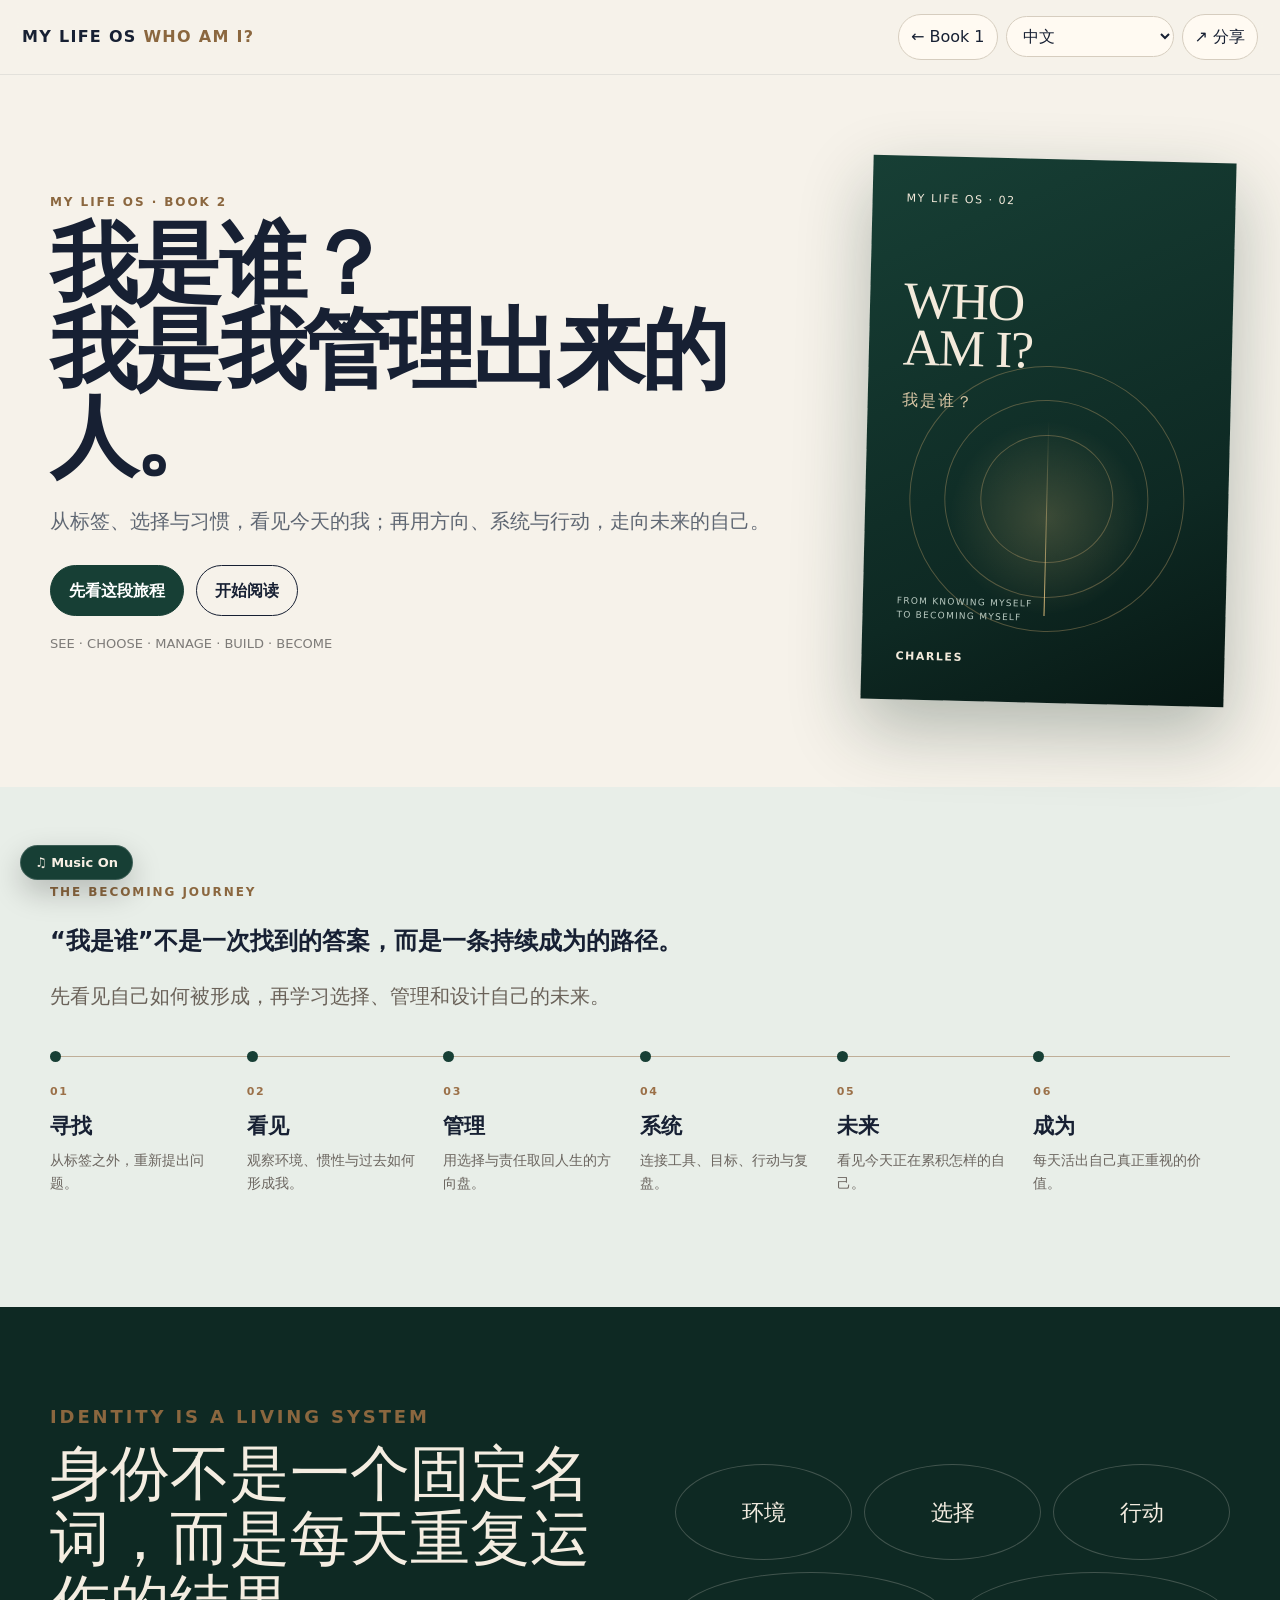
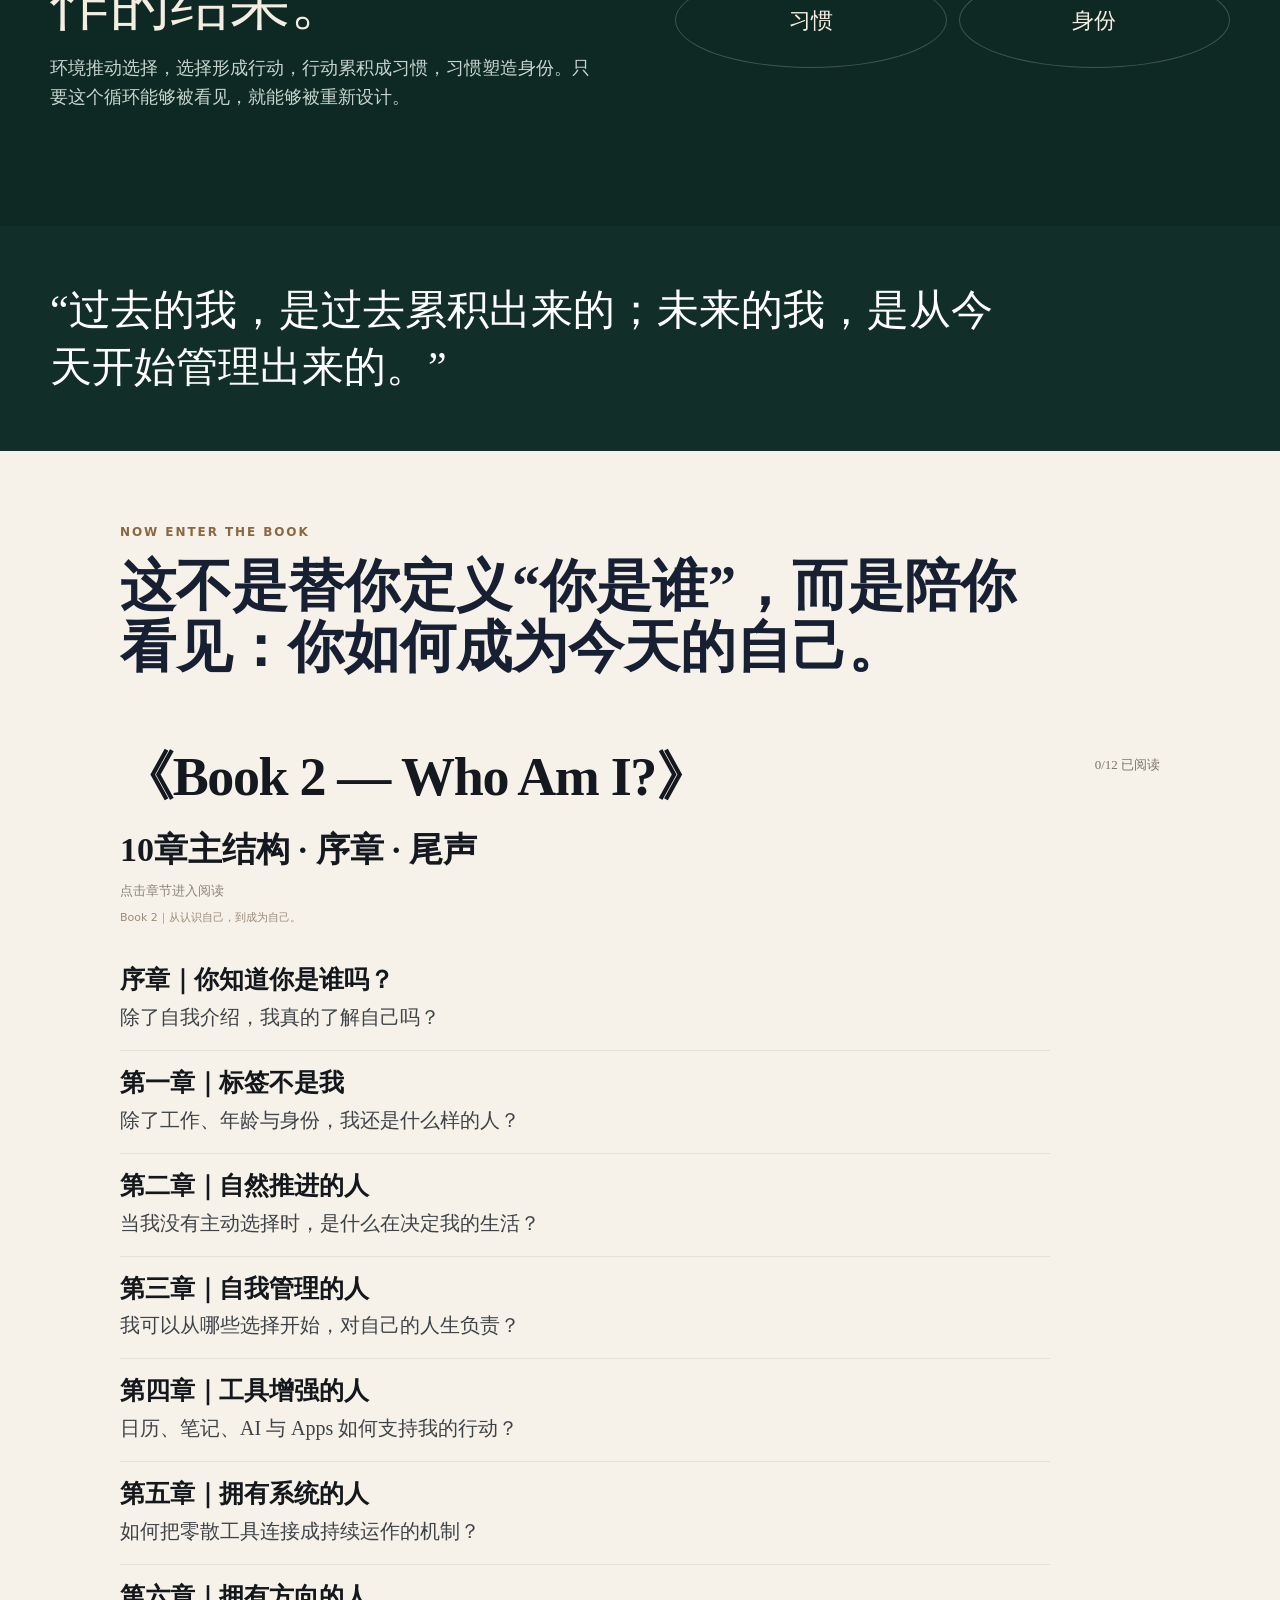
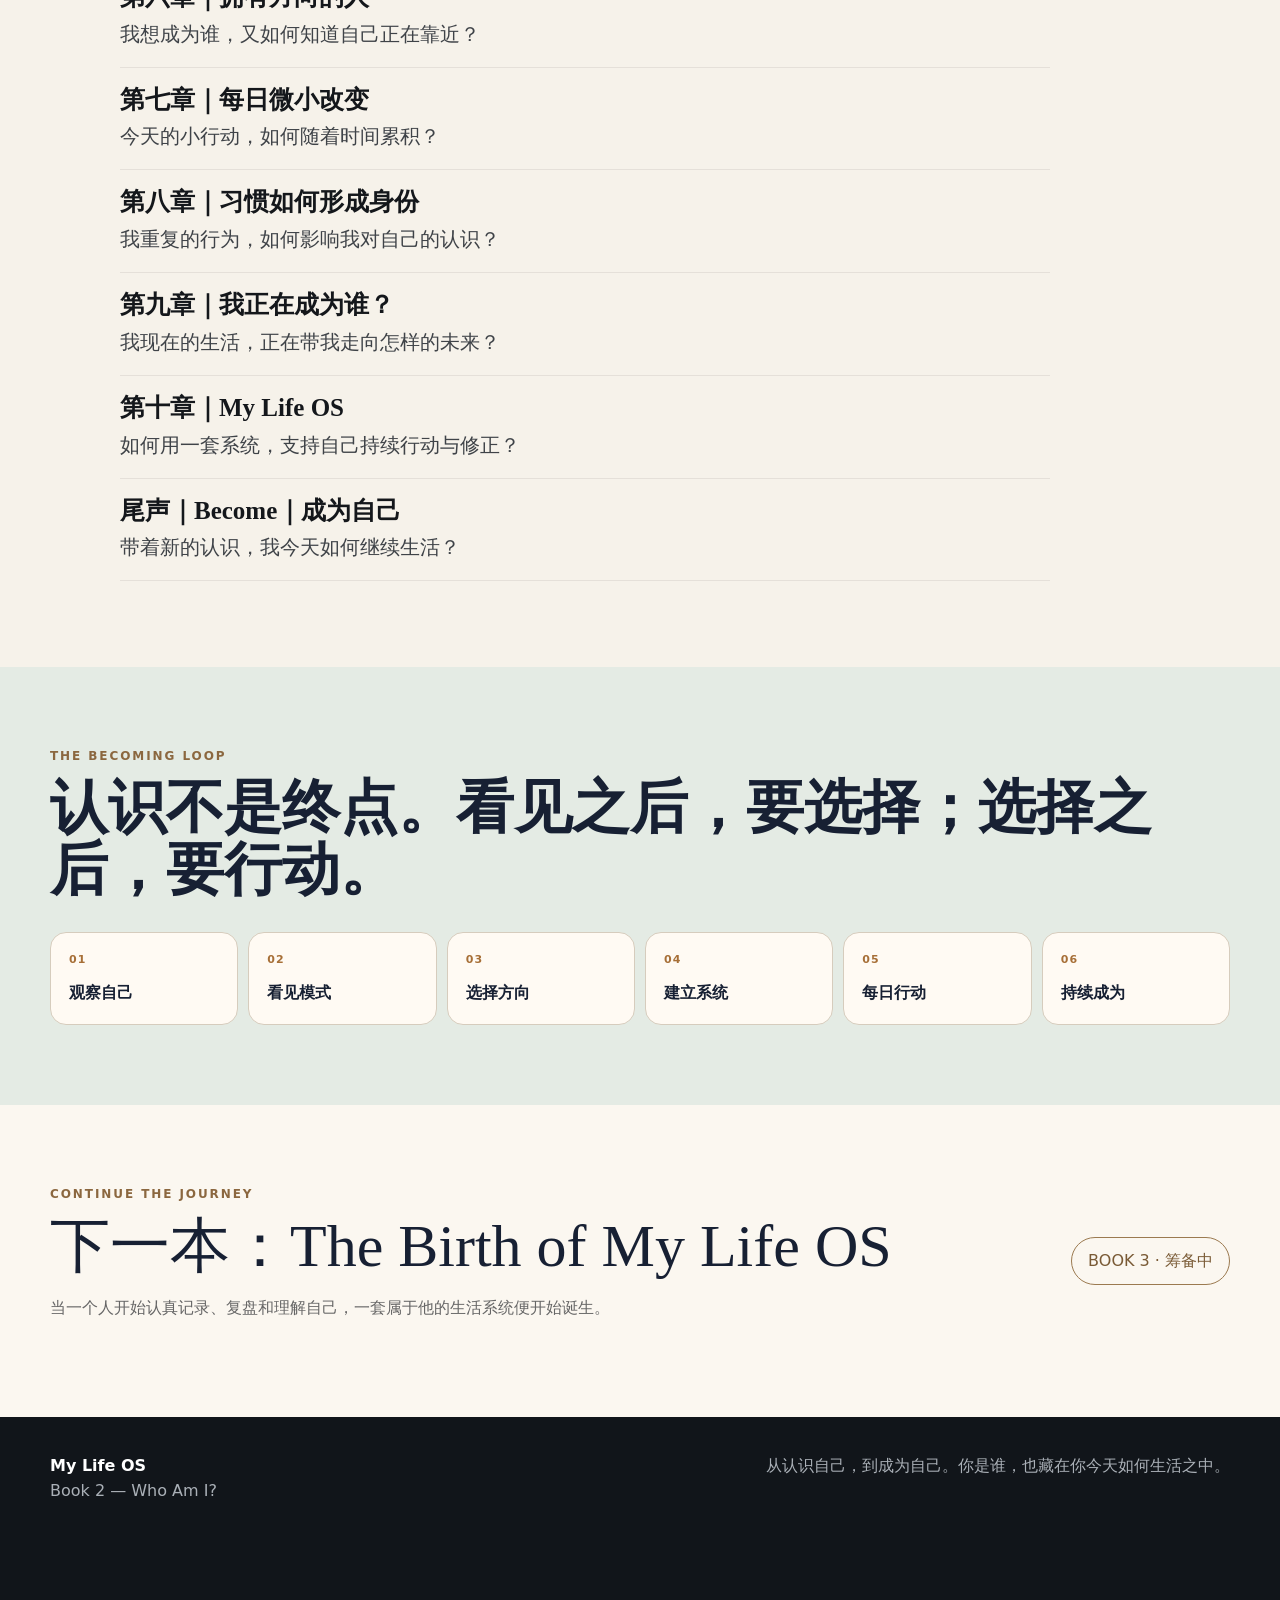
<file: book2.html>
<!doctype html>
<html lang="zh-Hans">
<head>
  <script async src="https://www.googletagmanager.com/gtag/js?id=G-XPCHY22N62"></script>
  <script>window.dataLayer=window.dataLayer||[];function gtag(){dataLayer.push(arguments)}gtag('js',new Date());gtag('config','G-XPCHY22N62',{allow_google_signals:false,allow_ad_personalization_signals:false});</script>
  <meta charset="utf-8">
  <meta name="viewport" content="width=device-width,initial-scale=1">
  <meta name="description" content="Book 2 — Who Am I? 从认识自己，到成为自己。">
  <title>Book 2 — Who Am I? | My Life OS</title>
  <link rel="stylesheet" href="styles.css">
  <link rel="stylesheet" href="documentary.css">
  <link rel="stylesheet" href="book2.css?v=book2-20260914-2">
</head>
<body class="book2-page">
  <header class="topbar">
    <a class="brand" href="index.html">MY LIFE OS <span>WHO AM I?</span></a>
    <nav class="top-actions">
      <a class="ghost book-switch" href="index.html">← Book 1</a>
      <select id="languageSelect" aria-label="Language">
        <option value="zh">中文</option><option value="en">English</option><option value="ms">Bahasa Melayu</option>
      </select>
      <button class="ghost" id="shareBtn" type="button">↗ <span data-i18n="share">分享</span></button>
    </nav>
  </header>

  <main id="top">
    <section class="hero shell documentary-hero">
      <div class="hero-copy">
        <p class="kicker">MY LIFE OS · BOOK 2</p>
        <h1 id="heroTitle">我是谁？<br>我是我管理出来的人。</h1>
        <p class="hero-sub" id="heroSub">从标签、选择与习惯，看见今天的我；再用方向、系统与行动，走向未来的自己。</p>
        <div class="hero-buttons">
          <a class="primary" href="#journey" id="enterBtn">先看这段旅程</a>
          <a class="secondary" href="#chapters" data-i18n="startReading">开始阅读</a>
        </div>
        <p class="micro">SEE · CHOOSE · MANAGE · BUILD · BECOME</p>
      </div>
      <div class="book2-cover" aria-label="Book 2 — Who Am I cover">
        <span class="cover-series">MY LIFE OS · 02</span>
        <div class="cover-orbit"><i></i><i></i><i></i></div>
        <strong>WHO<br>AM I?</strong>
        <span class="cover-cn">我是谁？</span>
        <small>FROM KNOWING MYSELF<br>TO BECOMING MYSELF</small>
        <b>CHARLES</b>
      </div>
    </section>

    <section id="journey" class="identity-journey">
      <div class="shell">
        <p class="kicker">THE BECOMING JOURNEY</p>
        <h2 id="journeyTitle">“我是谁”不是一次找到的答案，而是一条持续成为的路径。</h2>
        <p class="documentary-lead" id="journeyLead">先看见自己如何被形成，再学习选择、管理和设计自己的未来。</p>
        <div class="journey-line identity-line">
          <article><span>01</span><strong>寻找</strong><p>从标签之外，重新提出问题。</p></article>
          <article><span>02</span><strong>看见</strong><p>观察环境、惯性与过去如何形成我。</p></article>
          <article><span>03</span><strong>管理</strong><p>用选择与责任取回人生的方向盘。</p></article>
          <article><span>04</span><strong>系统</strong><p>连接工具、目标、行动与复盘。</p></article>
          <article><span>05</span><strong>未来</strong><p>看见今天正在累积怎样的自己。</p></article>
          <article><span>06</span><strong>成为</strong><p>每天活出自己真正重视的价值。</p></article>
        </div>
      </div>
    </section>

    <section class="identity-proof">
      <div class="shell identity-proof-grid">
        <div>
          <p class="kicker">IDENTITY IS A LIVING SYSTEM</p>
          <h2 id="proofTitle">身份不是一个固定名词，而是每天重复运作的结果。</h2>
          <p id="proofText">环境推动选择，选择形成行动，行动累积成习惯，习惯塑造身份。只要这个循环能够被看见，就能够被重新设计。</p>
        </div>
        <div class="identity-cycle">
          <span>环境</span><span>选择</span><span>行动</span><span>习惯</span><span>身份</span>
        </div>
      </div>
    </section>

    <section class="manifesto book2-manifesto">
      <div class="shell manifesto-inner">
        <p id="manifesto">“过去的我，是过去累积出来的；未来的我，是从今天开始管理出来的。”</p>
      </div>
    </section>

    <section id="chapters" class="shell section book-entry">
      <div class="book-transition">
        <p class="kicker">NOW ENTER THE BOOK</p>
        <h2 id="bookEntryTitle">这不是替你定义“你是谁”，而是陪你看见：你如何成为今天的自己。</h2>
      </div>
      <div class="section-head">
        <div><p class="kicker" data-i18n="contentsLabel">CONTENTS</p><h2 id="contentsTitle">从认识自己，到成为自己</h2></div>
        <div class="reading-progress"><span id="readCount">0</span>/12 <span data-i18n="readLabel">已阅读</span></div>
      </div>
      <div id="chapterGrid" class="chapter-grid"></div>
    </section>

    <section class="origin-flow book2-flow">
      <div class="shell section">
        <p class="kicker">THE BECOMING LOOP</p>
        <h2 id="flowTitle">认识不是终点。看见之后，要选择；选择之后，要行动。</h2>
        <div class="flow-grid">
          <div><strong>01</strong><span>观察自己</span></div><div><strong>02</strong><span>看见模式</span></div>
          <div><strong>03</strong><span>选择方向</span></div><div><strong>04</strong><span>建立系统</span></div>
          <div><strong>05</strong><span>每日行动</span></div><div><strong>06</strong><span>持续成为</span></div>
        </div>
      </div>
    </section>

    <section class="next-book">
      <div class="shell next-book-inner">
        <div><p class="kicker">CONTINUE THE JOURNEY</p><h2>下一本：The Birth of My Life OS</h2><p>当一个人开始认真记录、复盘和理解自己，一套属于他的生活系统便开始诞生。</p></div>
        <span class="coming-badge">BOOK 3 · 筹备中</span>
      </div>
    </section>
  </main>

  <div id="reader" class="reader book-reader" aria-hidden="true">
    <div class="reader-backdrop" data-close-reader></div>
    <article class="reader-panel book-shell" aria-label="Who Am I book reader">
      <div class="reader-toolbar book-toolbar">
        <button class="ghost" data-close-reader>← <span data-i18n="back">返回目录</span></button>
        <div class="book-toolbar-center"><span id="bookChapterLabel">BOOK 2 · WHO AM I?</span><span id="bookPageLabel">1 / 1</span></div>
        <div class="reader-actions">
          <button class="ghost" id="listenChapterBtn" type="button">▶ <span data-i18n="listenChapter">听本章</span></button>
          <button class="ghost" id="markReadBtn">✓ <span data-i18n="markRead">标记已读</span></button>
        </div>
      </div>
      <div class="book-stage" id="bookStage">
        <button id="bookPrevPage" class="page-turn page-turn-left" type="button">‹</button>
        <div class="book-spread" id="bookSpread"><section class="paper-page paper-left" id="paperLeft"></section><div class="book-gutter"></div><section class="paper-page paper-right" id="paperRight"></section></div>
        <button id="bookNextPage" class="page-turn page-turn-right" type="button">›</button>
      </div>
      <div class="book-bottombar"><button id="prevChapter" class="secondary" type="button">← 上一页</button><div class="book-progress-track"><span id="bookProgressBar"></span></div><button id="nextChapter" class="primary" type="button">下一页 →</button></div>
      <div class="book-source" aria-hidden="true"><p id="readerKicker"></p><h2 id="readerTitle"></h2><p id="readerIntro"></p><div id="readerBody"></div></div>
    </article>
  </div>
  <div id="toast" class="toast" role="status"></div>
  <footer><div class="shell footer-inner"><div><strong>My Life OS</strong><span>Book 2 — Who Am I?</span></div><p id="footerText">从认识自己，到成为自己。你是谁，也藏在你今天如何生活之中。</p></div></footer>

  <script src="book2-app.js?v=self-love-20261001"></script>
  <script src="toc.js?v=book2-20260914-2"></script>
  <script src="book.js"></script>
  <script src="continuous-reader.js?v=book2-scroll-20260914"></script>
  <script src="book2-bgm.js?v=20260914-1"></script>
  <script src="book2-reader-controls.js?v=20261001"></script>
</body>
</html>
</file>
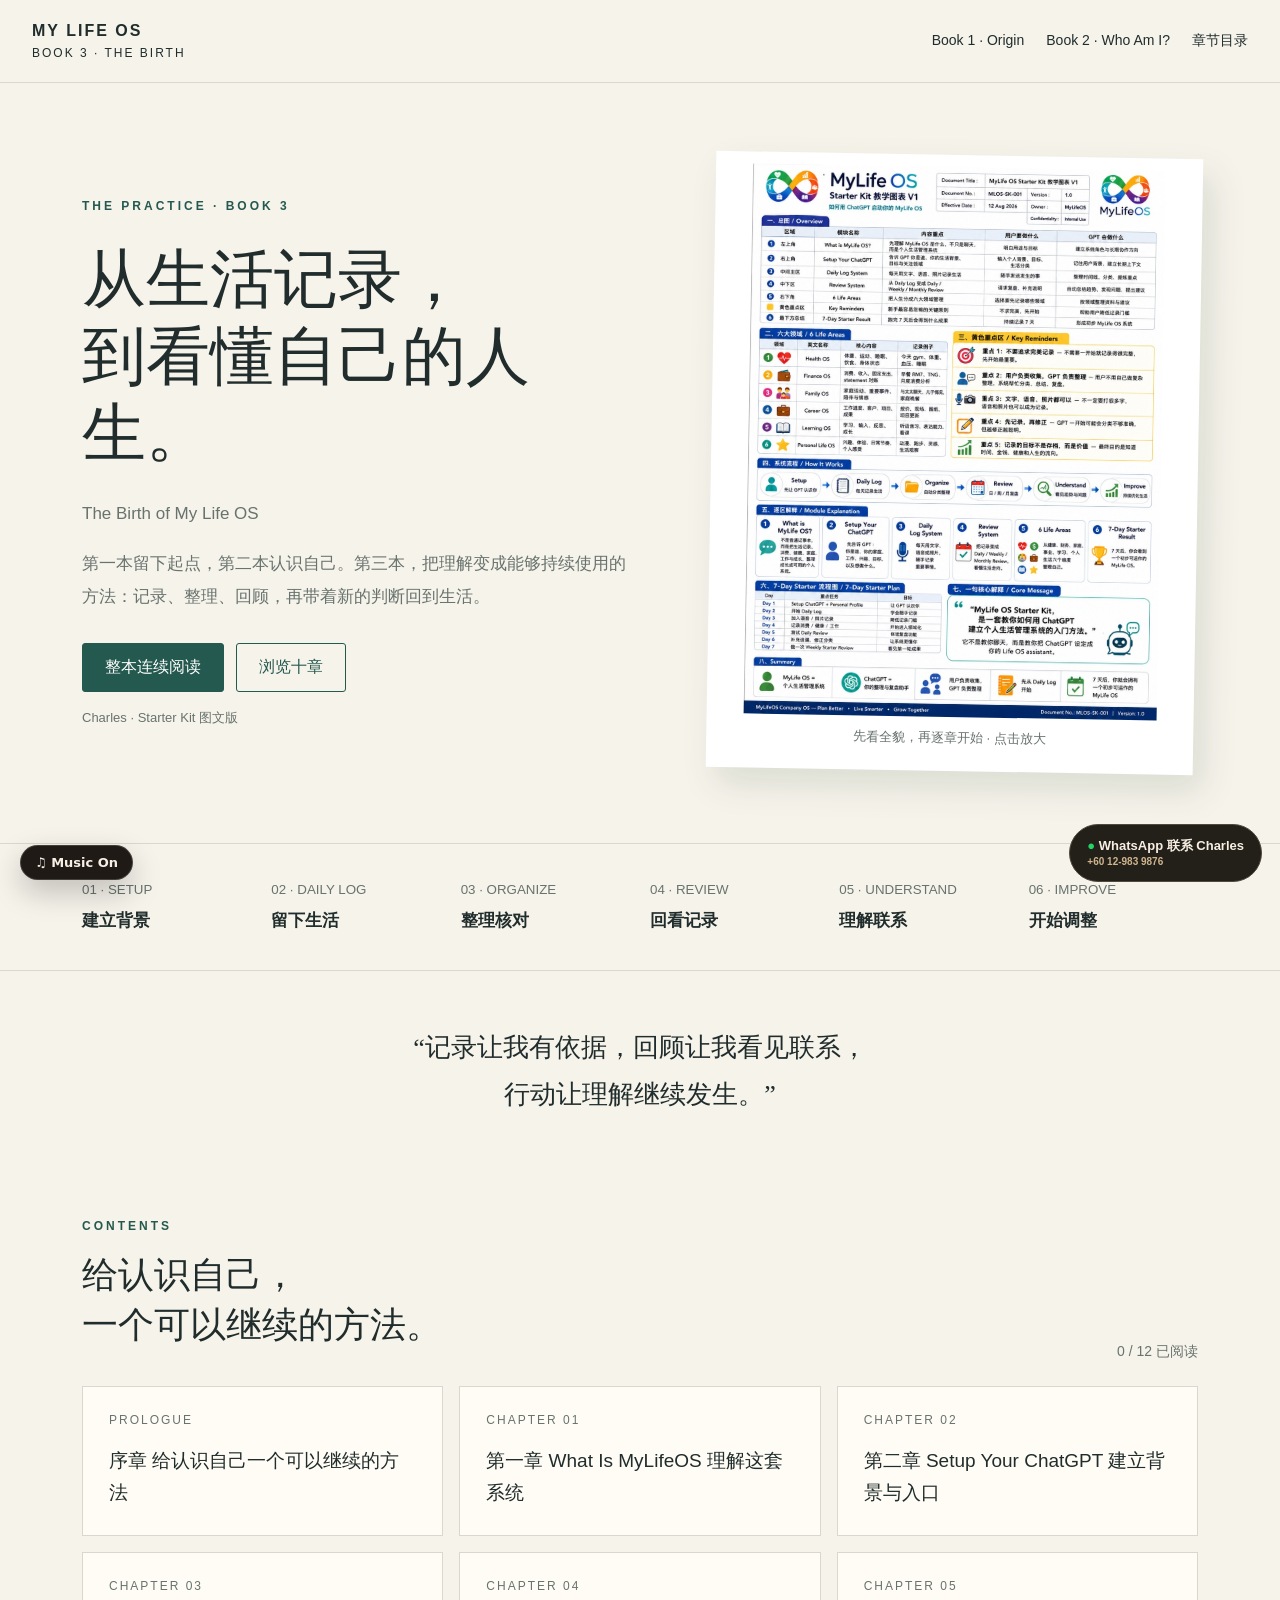
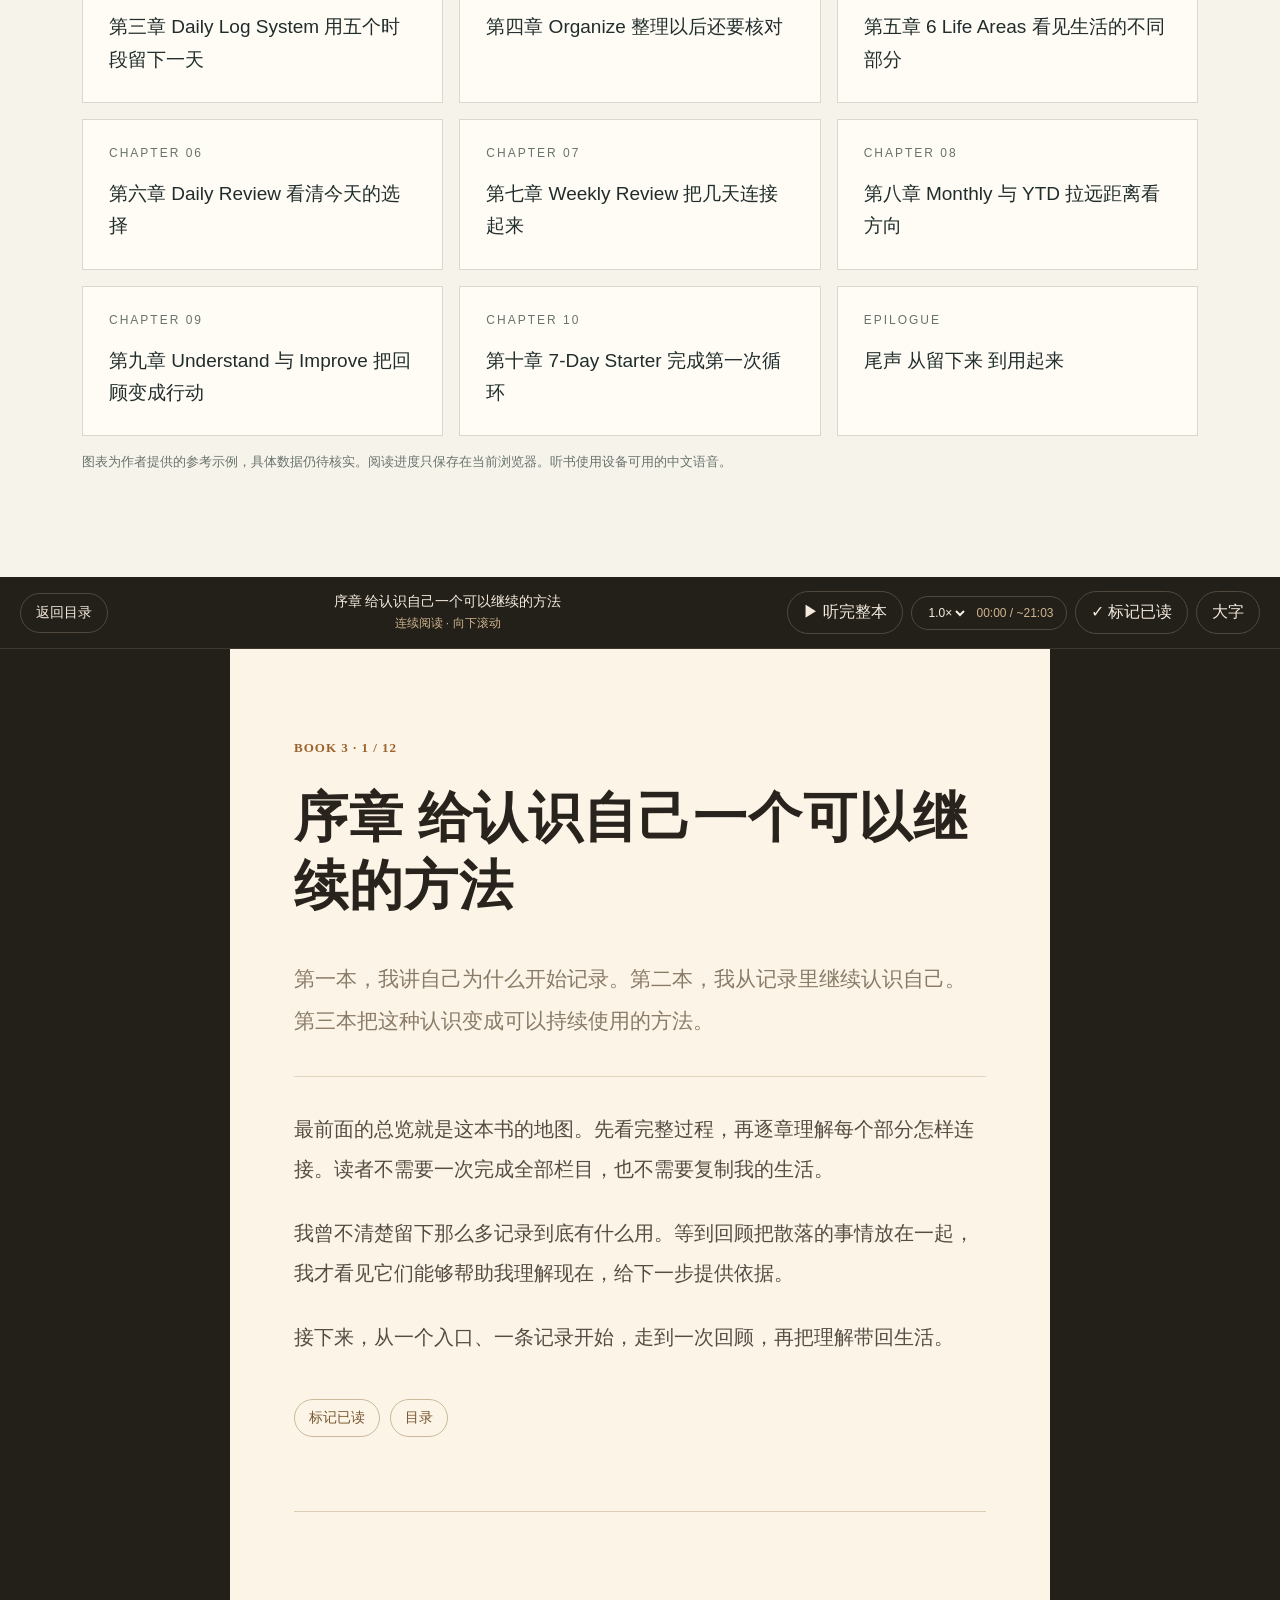
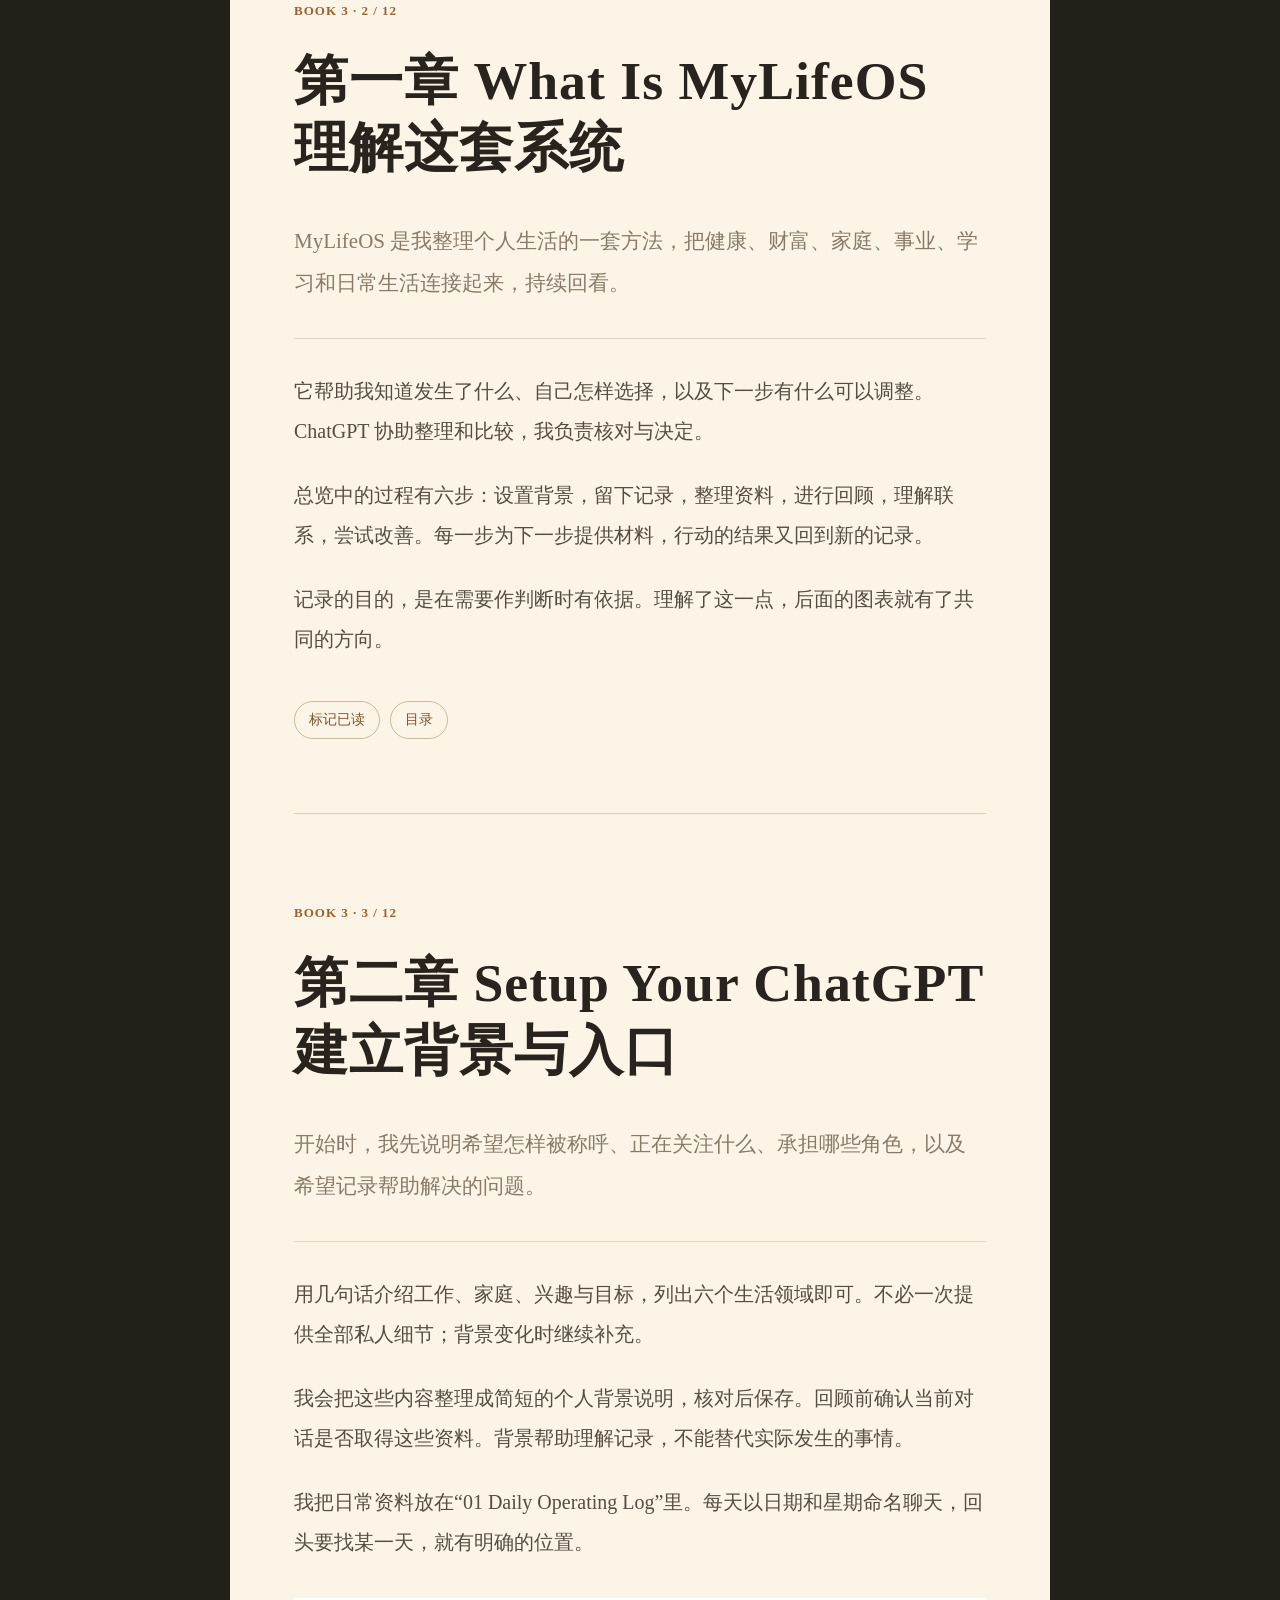
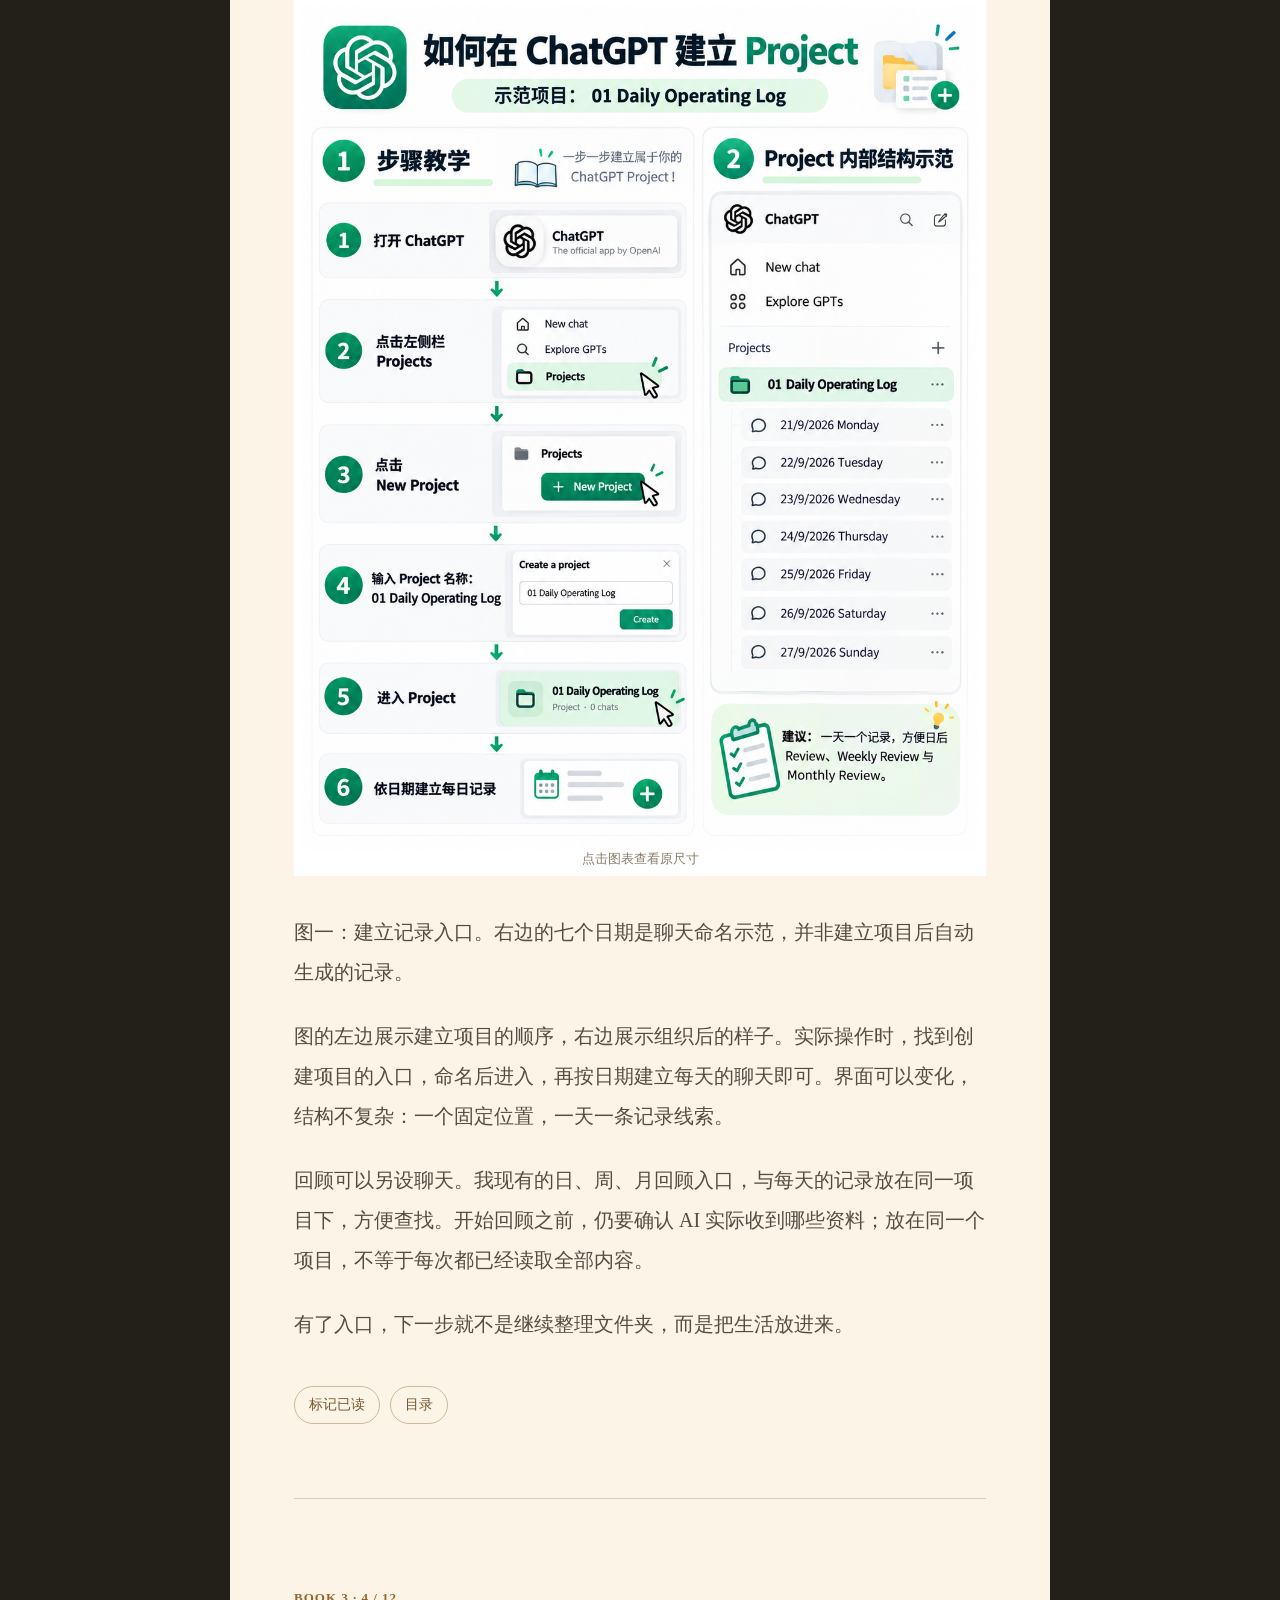
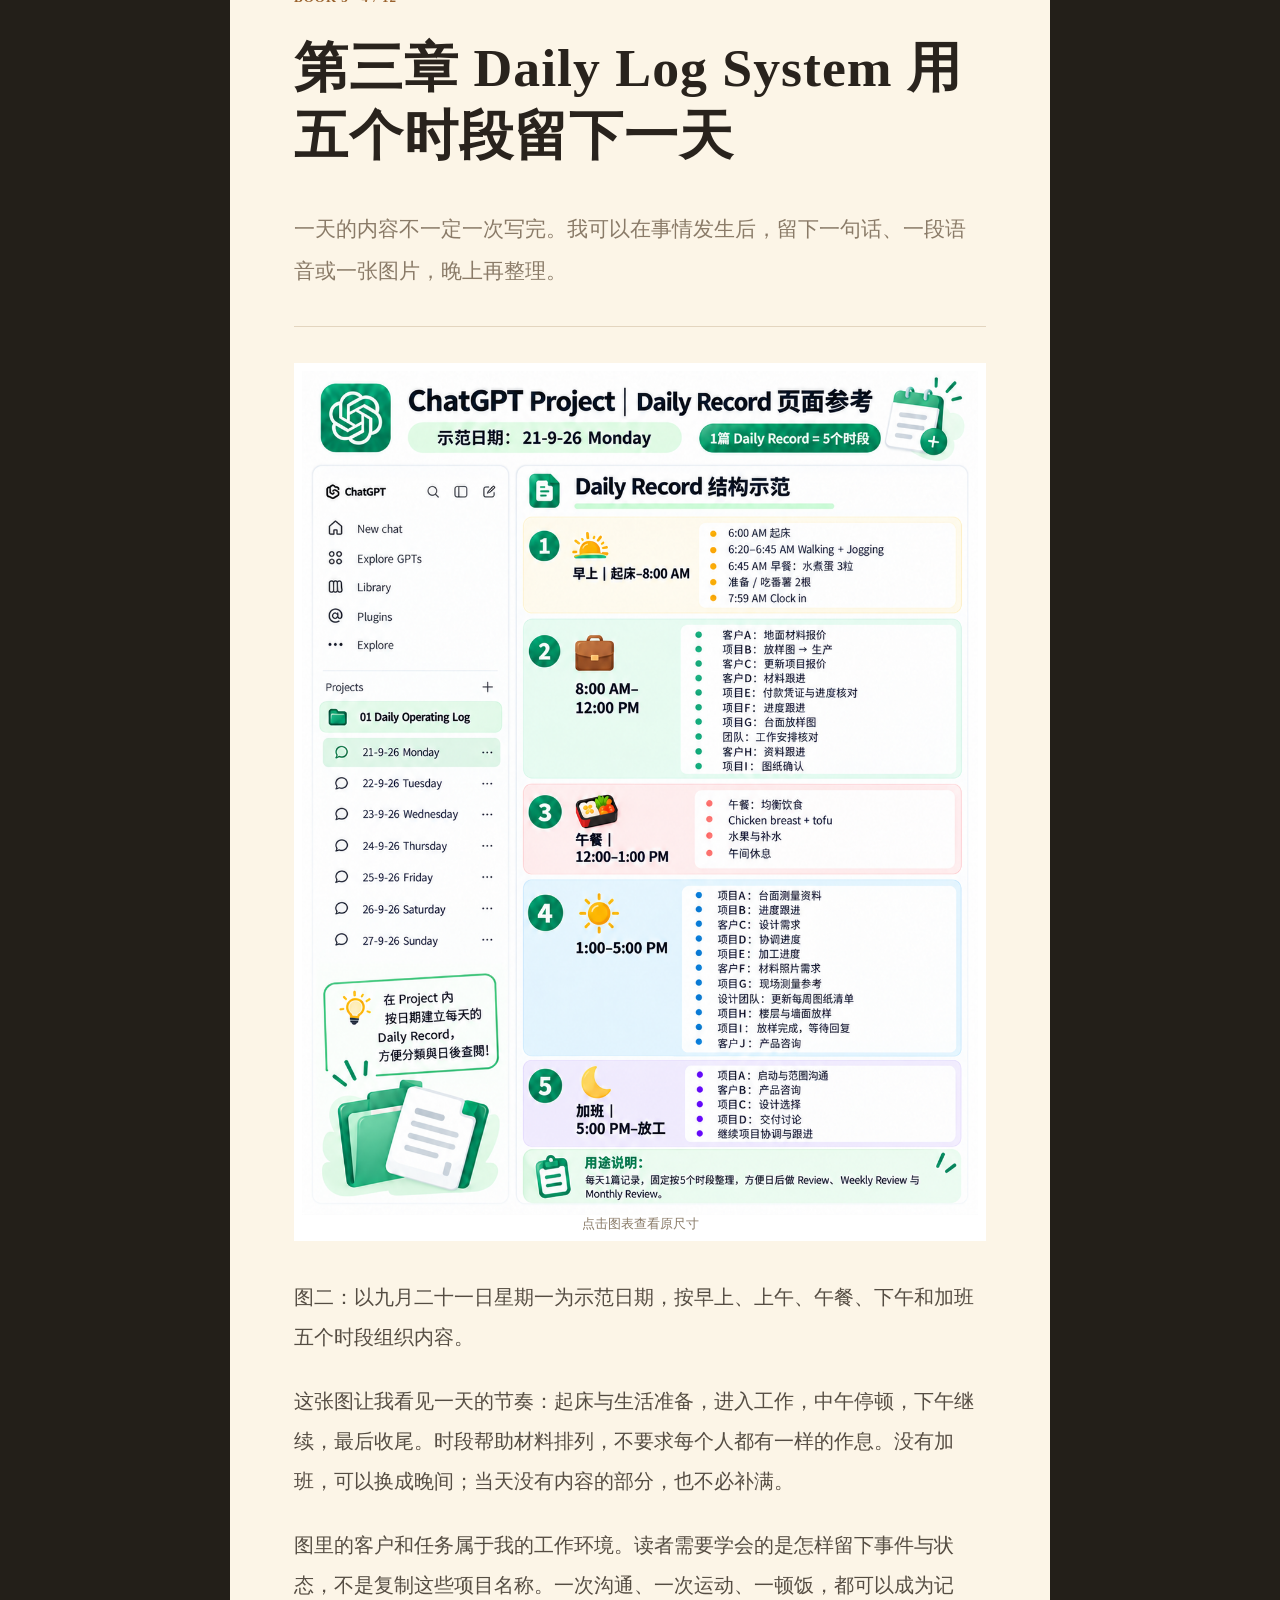
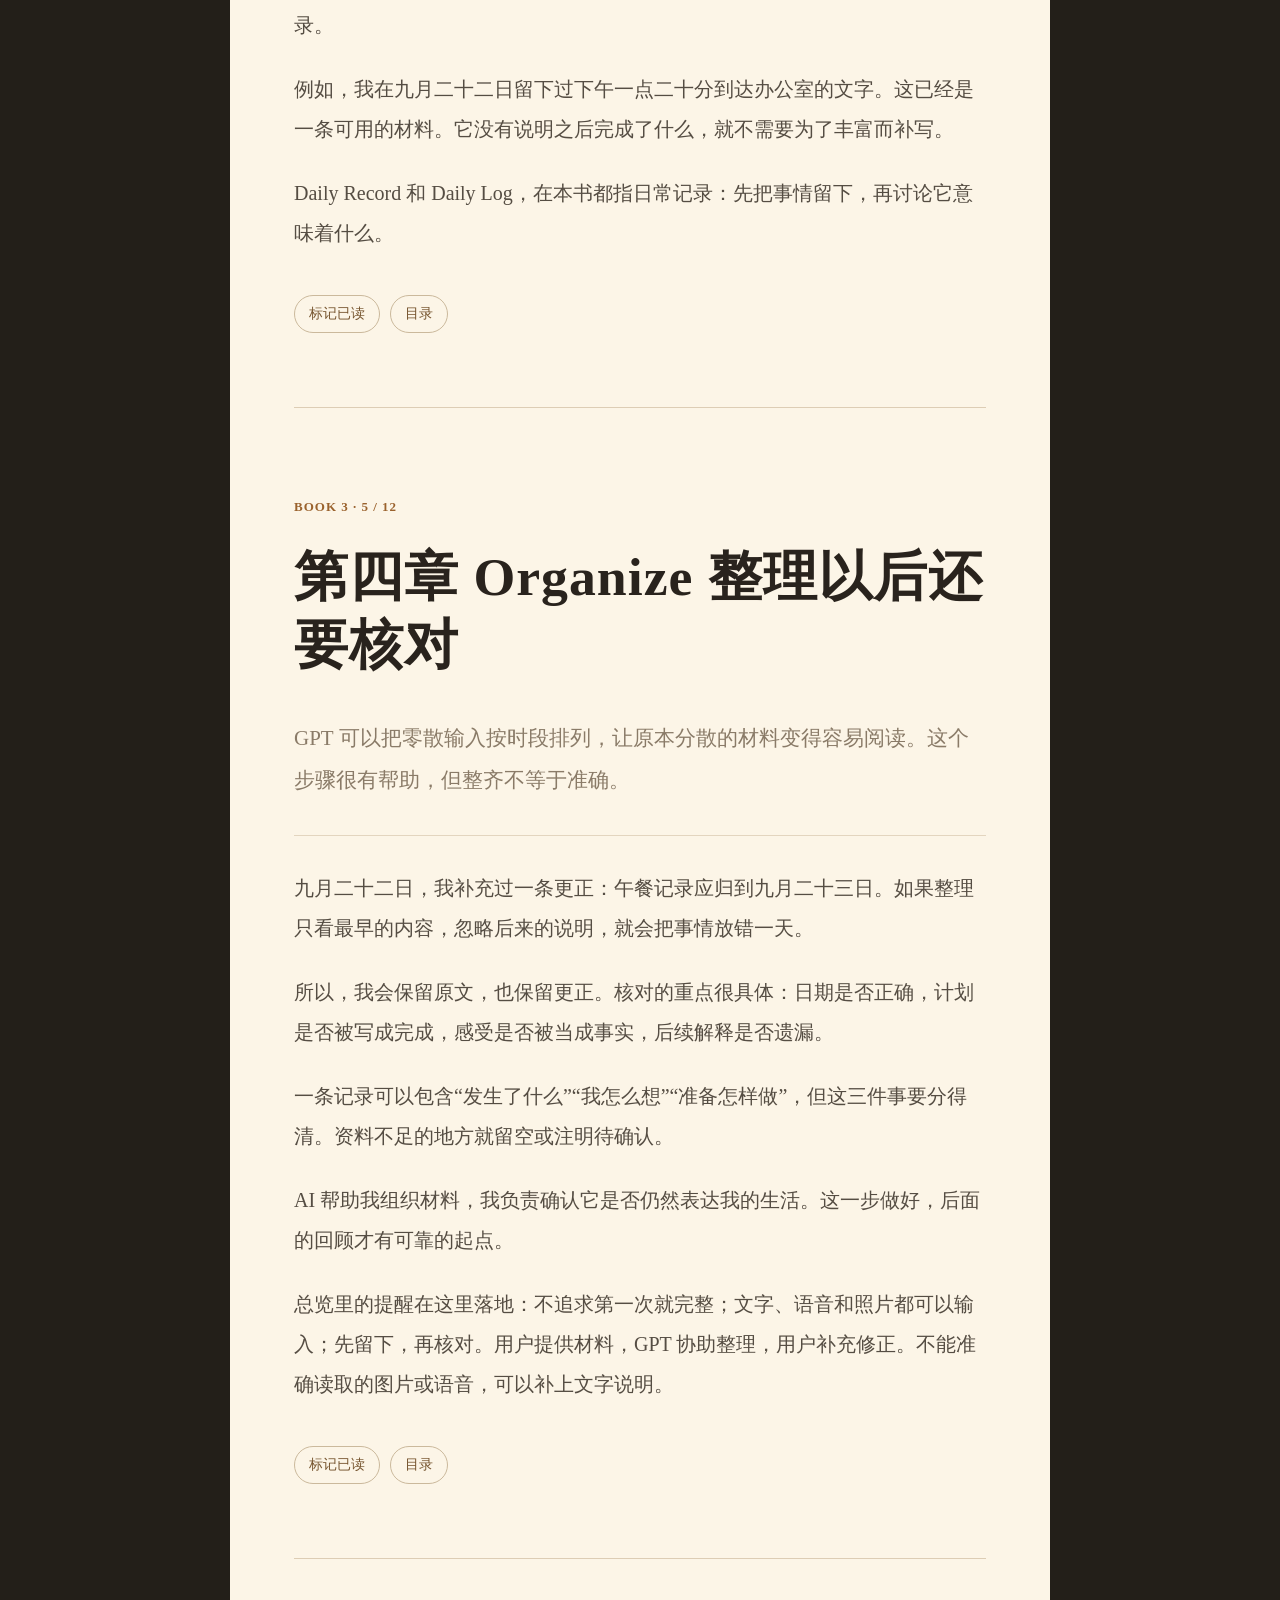
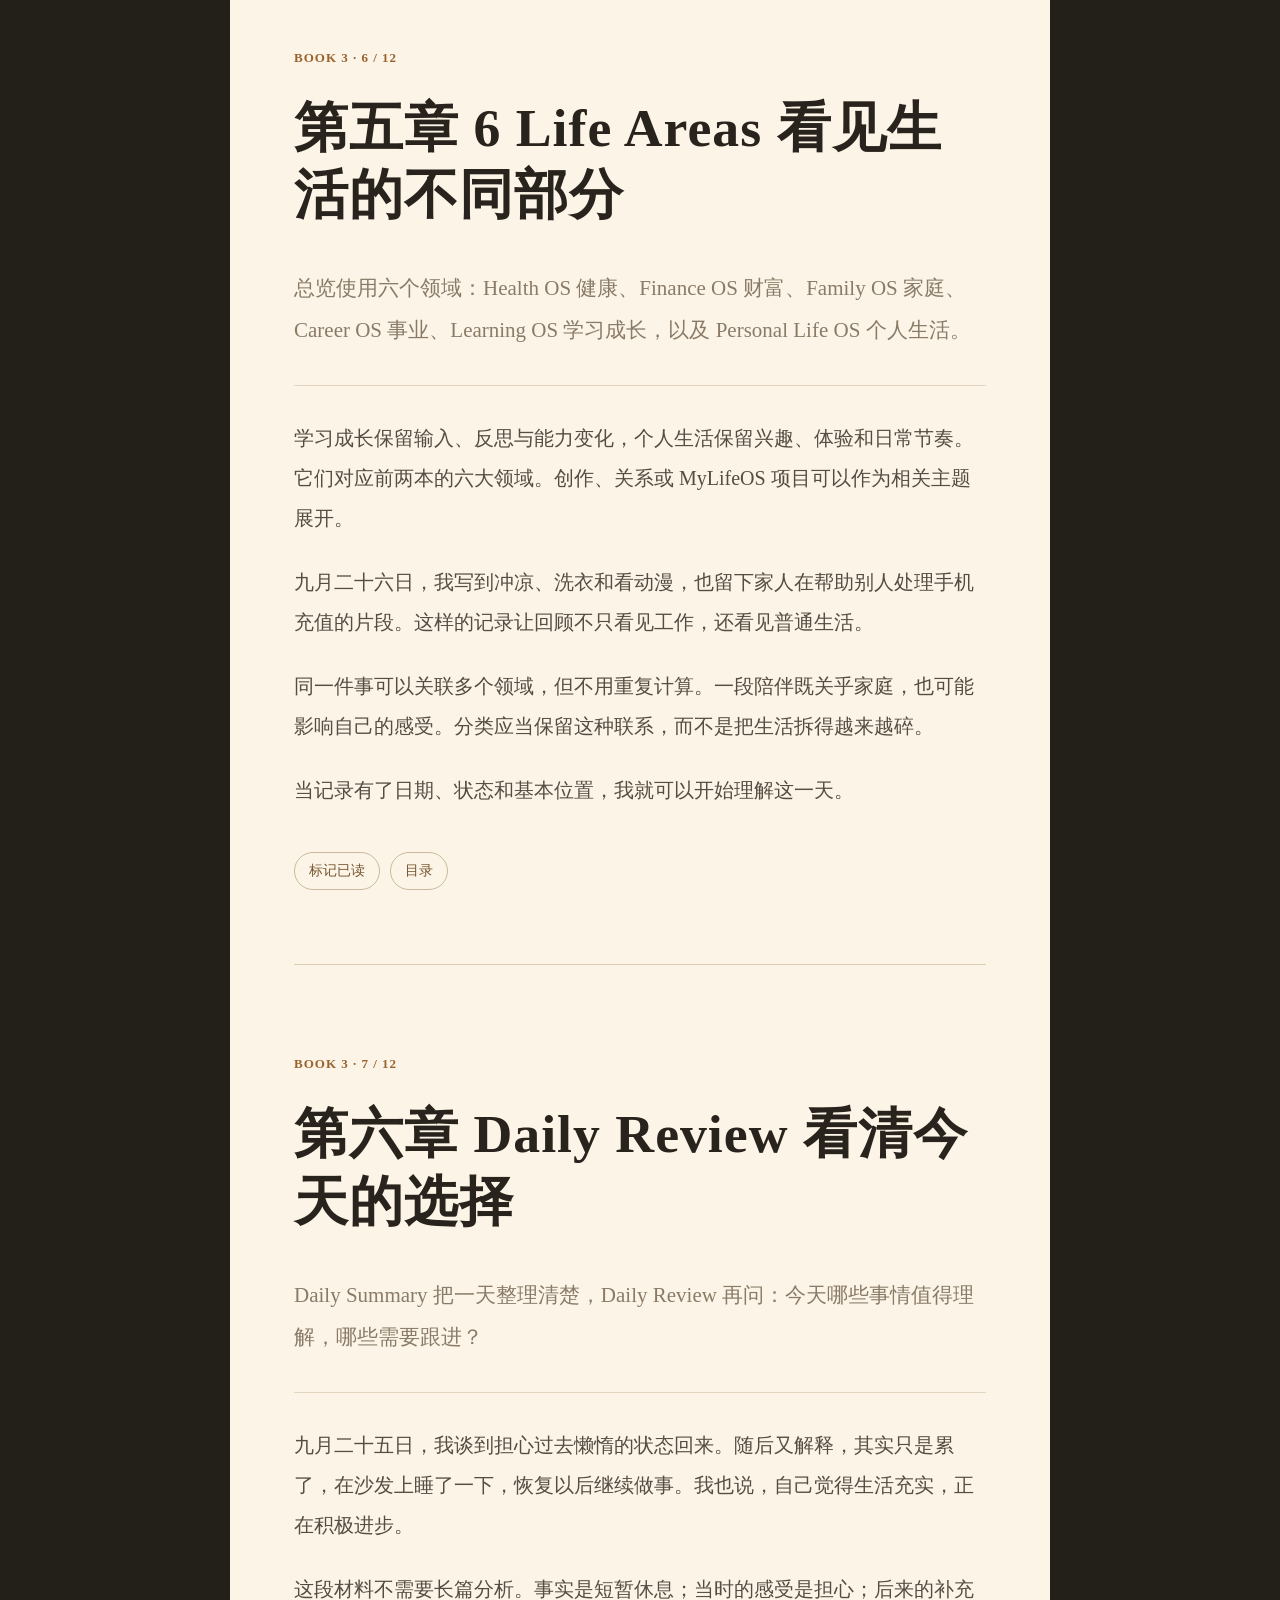
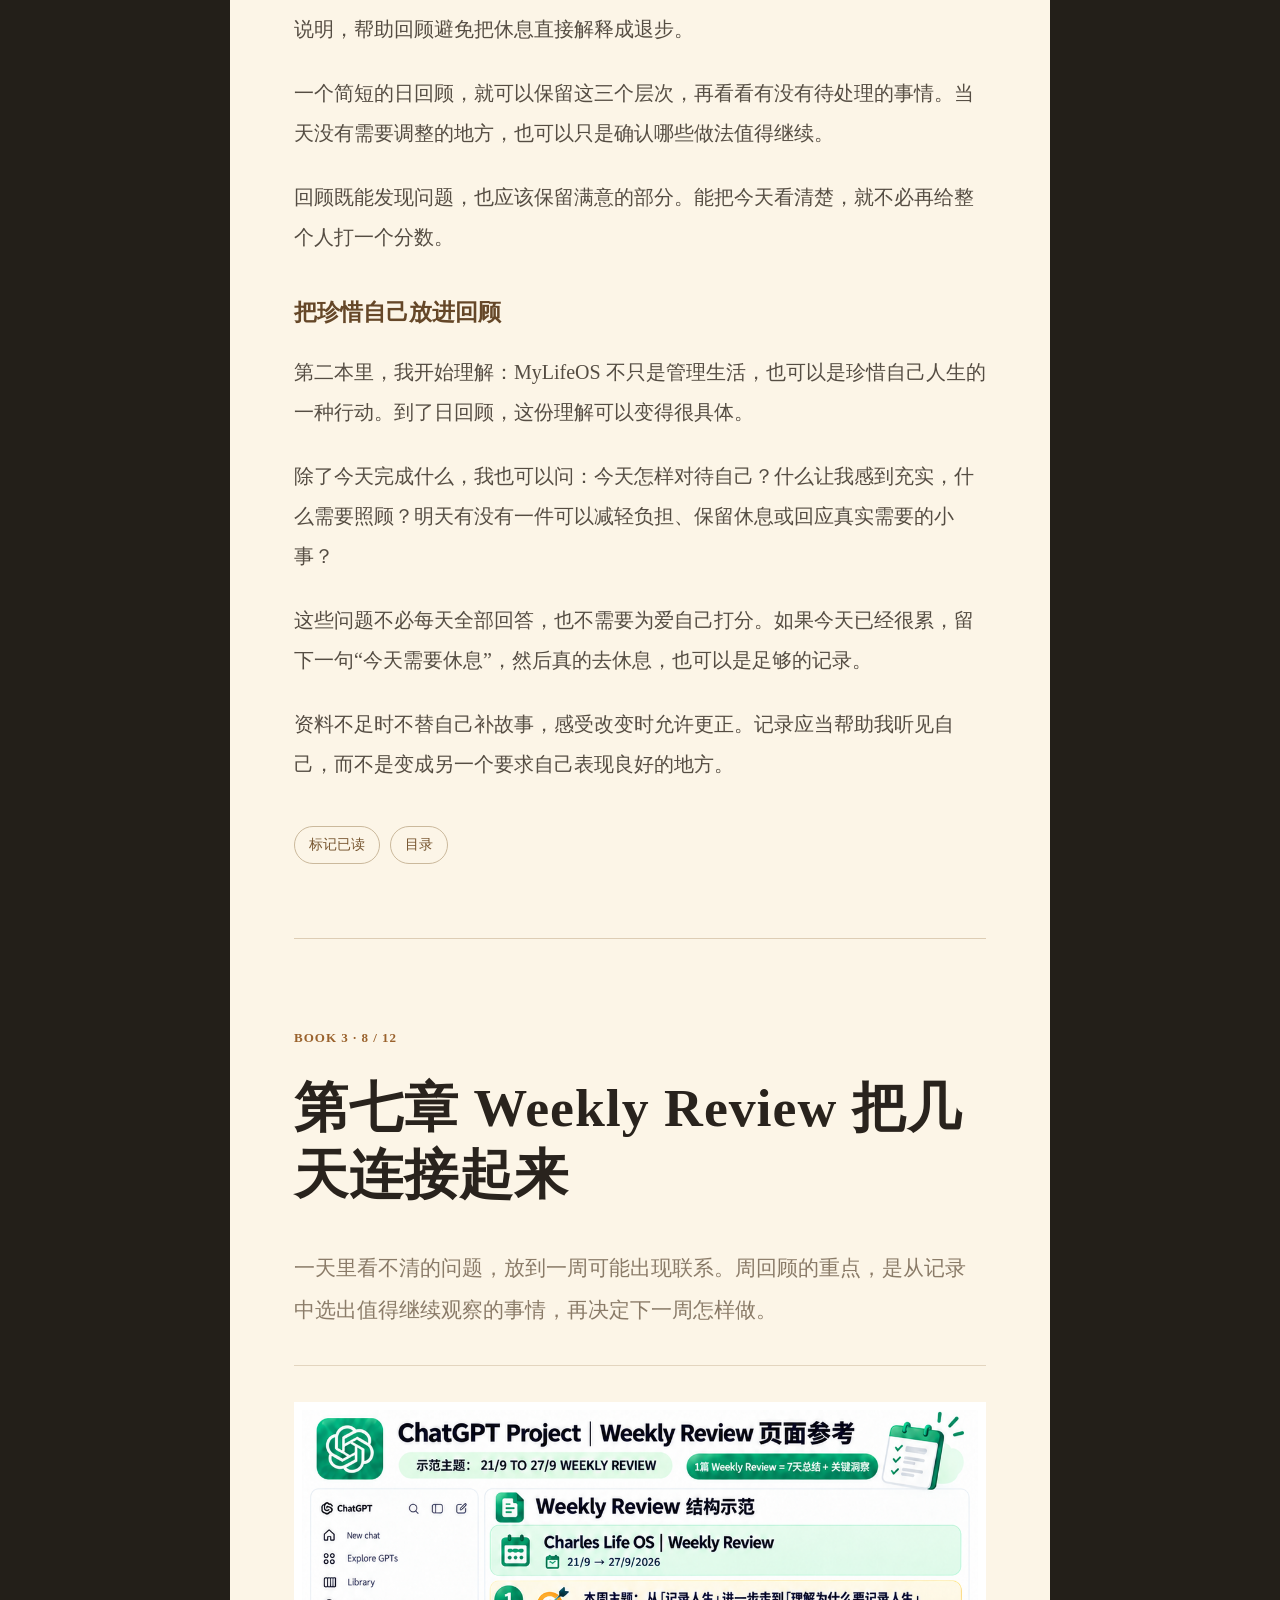
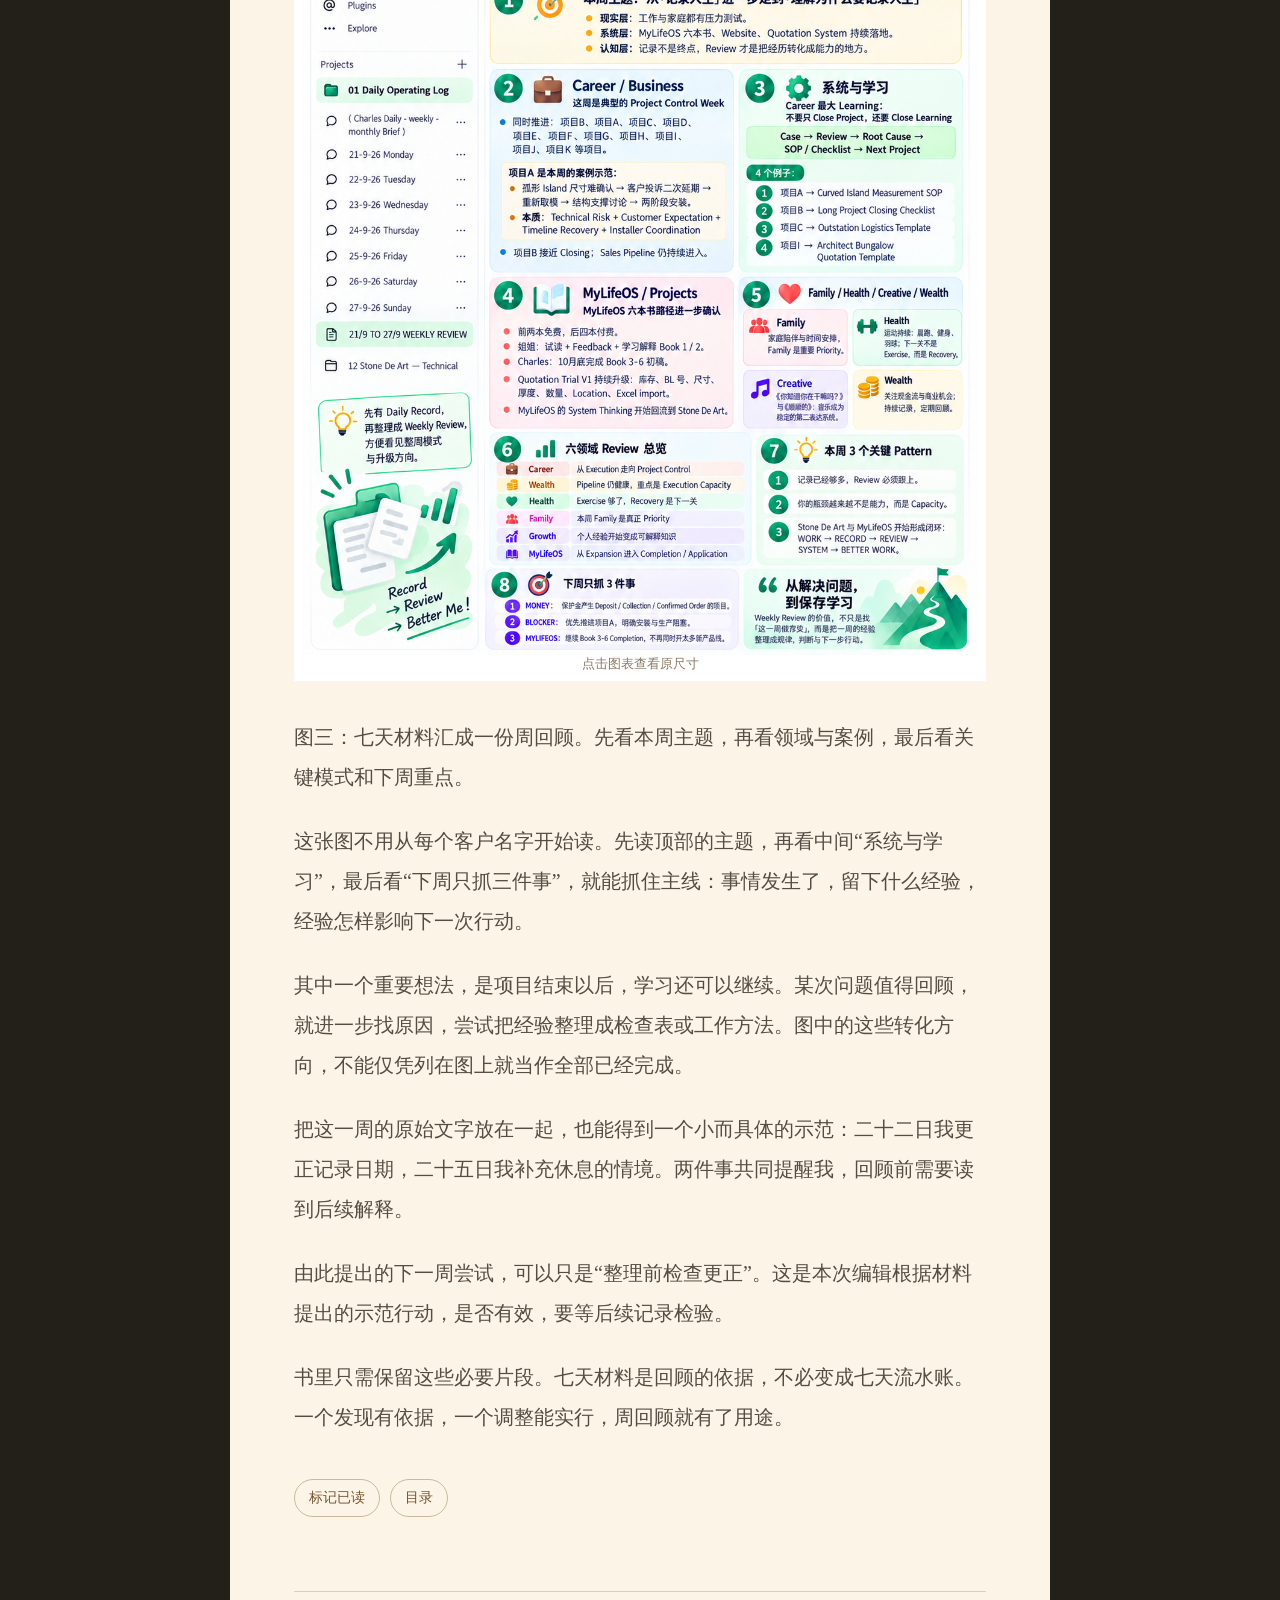
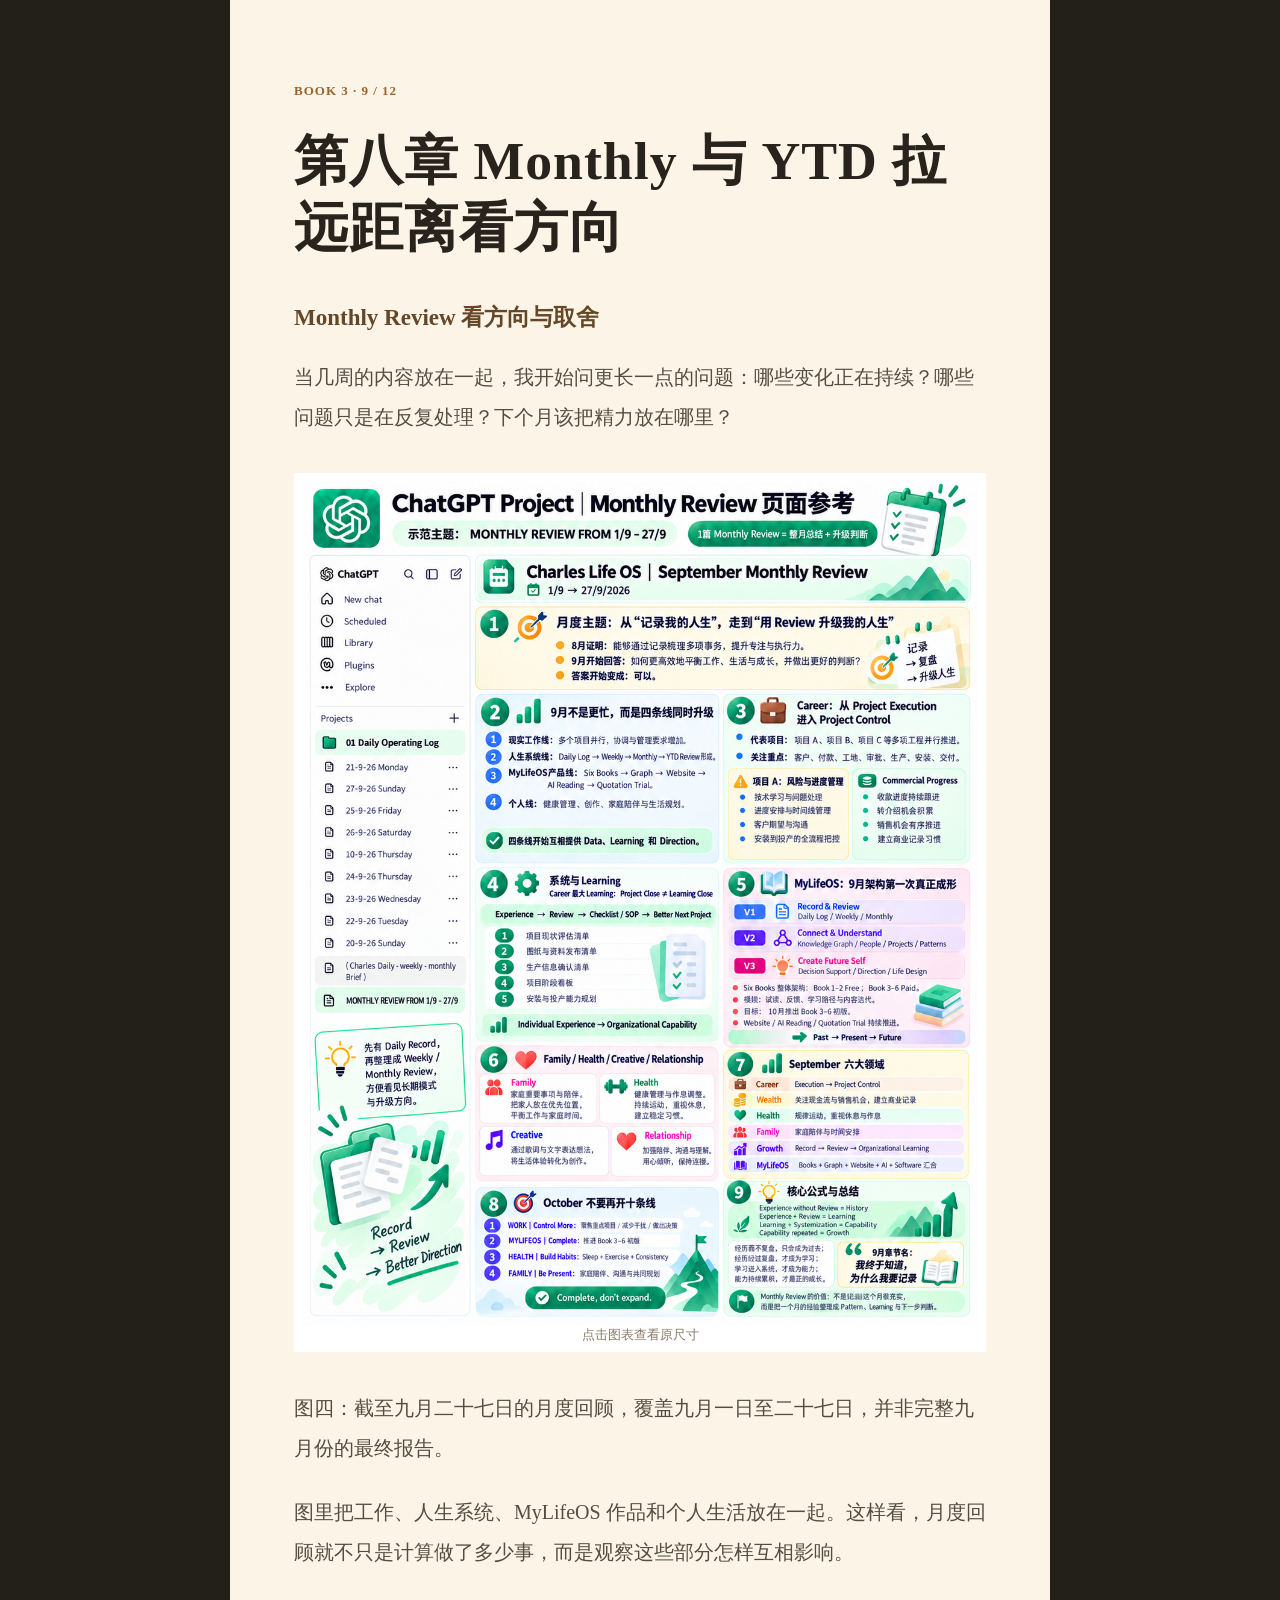
<file: book3.html>
<!doctype html>
<html lang="zh-Hans"><head><meta charset="utf-8"><meta name="viewport" content="width=device-width,initial-scale=1"><title>Book 3 — The Birth of My Life OS</title><meta name="description" content="从生活记录到理解自己。跟随 Charles 的真实案例，建立 Daily Log、Weekly Review、Monthly Review 与 YTD 回顾。"><style>
:root{--paper:#f6f3eb;--ink:#202d2c;--muted:#68736d;--line:#d7d9ce;--green:#24594f}*{box-sizing:border-box}html{scroll-behavior:smooth}body{margin:0;background:var(--paper);color:var(--ink);font-family:'Microsoft YaHei',sans-serif}button,a{touch-action:manipulation}a{color:inherit}button{font:inherit;cursor:pointer}a:focus-visible,button:focus-visible{outline:3px solid #bd8e40;outline-offset:5px}.shell{max-width:1180px;margin:auto;padding:0 32px}header{border-bottom:1px solid var(--line);padding:22px 32px;display:flex;align-items:center;justify-content:space-between;gap:20px}.brand{font-weight:800;letter-spacing:2px;text-decoration:none}.brand span{font-weight:400;font-size:12px;display:block;margin-top:6px}nav{display:flex;gap:22px;font-size:14px}nav a{text-decoration:none}.hero{display:grid;grid-template-columns:1.15fr 1fr;gap:70px;align-items:center;padding-top:72px;padding-bottom:72px}.kicker{font-size:12px;letter-spacing:3px;color:var(--green);font-weight:700}h1,h2,.reader h2{font-family:Georgia,'SimSun',serif;font-weight:500}h1{font-size:clamp(38px,5vw,64px);line-height:1.2;margin:24px 0}h2{font-size:36px;line-height:1.4}p{font-size:17px;line-height:1.95}.lead{color:var(--muted);max-width:560px}.buttons{display:flex;gap:12px;flex-wrap:wrap;margin-top:30px}.button{padding:13px 22px;border:1px solid var(--green);text-decoration:none;display:inline-block;border-radius:3px;background:transparent;color:var(--green)}.primary{background:var(--green);color:white}.overview{margin:0;background:white;padding:12px;box-shadow:10px 16px 35px #203c2520;transform:rotate(1deg)}.overview img{display:block;width:100%;max-height:550px;object-fit:contain}.overview figcaption{font-size:13px;text-align:center;padding:12px;color:var(--muted)}.flow{border-block:1px solid var(--line);padding:38px 0}.flow-grid{display:grid;grid-template-columns:repeat(6,1fr);gap:20px}.flow-grid small{color:var(--muted);display:block;margin-bottom:12px}.flow-grid strong{font-size:17px}.quote{text-align:center;padding:54px 20px;font-family:Georgia,'SimSun',serif;font-size:26px;line-height:1.8;max-width:850px;margin:auto}.contents{padding-top:30px;padding-bottom:90px}.section-head{display:flex;align-items:end;justify-content:space-between;gap:20px;margin-bottom:25px}.section-head h2{margin:10px 0}.count{font-size:14px;color:var(--muted)}.grid{display:grid;grid-template-columns:repeat(3,1fr);gap:16px}.chapter{background:#fffcf5;border:1px solid var(--line);padding:26px;text-align:left;min-height:150px;transition:background .2s,transform .2s}.chapter:hover{background:#edf0e6;transform:translateY(-3px)}.chapter small{display:block;color:var(--muted);margin-bottom:18px;font-size:12px;letter-spacing:2px}.chapter strong{font-size:19px;line-height:1.7;font-weight:500}.chapter.read small:after{content:' · 已读';color:var(--green)}footer{border-top:1px solid var(--line);padding:28px 0;color:var(--muted);font-size:14px}.reader{position:fixed;inset:0;background:var(--paper);z-index:10;overflow:auto}.reader[hidden]{display:none}.toolbar{position:sticky;top:0;background:#f6f3ebf5;border-bottom:1px solid var(--line);padding:14px 24px;display:flex;align-items:center;justify-content:space-between;gap:14px;z-index:1}.toolbar button{border:1px solid var(--line);background:transparent;padding:9px 12px;border-radius:3px}.toolbar-actions{display:flex;gap:8px;flex-wrap:wrap}.reader article{max-width:800px;margin:50px auto;padding:0 28px}.reader h2{font-size:36px}.reader p{font-family:'Microsoft YaHei',sans-serif;font-size:19px;line-height:2.05;margin:25px 0}.reader h3{font-size:23px;margin-top:40px}.reader figure{margin:36px 0}.reader img{width:100%;height:auto}.reader figcaption{font-size:13px;color:var(--muted);text-align:center}.reader-bottom{display:flex;justify-content:space-between;gap:15px;margin:60px 0}.reader-bottom button:disabled{opacity:.35;cursor:default}.notice{font-size:13px!important;color:var(--muted)}#audioStatus{font-size:13px;color:var(--muted)}@media(max-width:760px){header{padding:18px;align-items:start}nav{gap:12px;flex-wrap:wrap;justify-content:end}.shell{padding-inline:20px}.hero{grid-template-columns:1fr;gap:35px;padding-top:36px;padding-bottom:40px}.overview{transform:none}.flow-grid{grid-template-columns:repeat(3,1fr);row-gap:28px}.grid{grid-template-columns:1fr}.section-head{align-items:start;flex-direction:column}.toolbar{padding:12px;align-items:start}.toolbar-actions{justify-content:end}.reader article{margin:30px auto;padding:0 22px}.reader h2{font-size:29px}.reader p{font-size:18px}.quote{font-size:22px}h2{font-size:30px}}@media(prefers-reduced-motion:reduce){html{scroll-behavior:auto}.chapter{transition:none}}@media print{header,.hero,.flow,.quote,.contents,footer,.toolbar,.reader-bottom{display:none}.reader{position:static;overflow:visible}.reader article{max-width:none}.reader img{max-height:90vh;object-fit:contain}}
.reader{position:relative;inset:auto;overflow:visible;z-index:auto}.reading-chapter{padding:44px 0;border-bottom:1px solid var(--line);scroll-margin-top:95px}.chapter{text-decoration:none;display:block}.reader.large p{font-size:23px}.reading-chapter h2{margin-top:0}.reading-chapter .chapter-tools{display:flex;gap:10px;flex-wrap:wrap}.reading-chapter .chapter-tools button{padding:9px 14px;border:1px solid var(--line);background:transparent;font:inherit}.toolbar a{text-decoration:none;font-size:14px}.reader article{margin-top:0}.reader .notice{font-size:13px}.reader-bottom{display:none}
/* Book 1 paper reader: one continuous document, dark surrounding desk. */
.reader{background:#231f19;color:#29231d;padding-bottom:0}.reader .toolbar{background:#231f19;color:#f5ecdf;border-color:#3d372e;min-height:70px;padding:14px 20px}.reader .toolbar a,.reader .toolbar button{border:1px solid #51493e;border-radius:999px;padding:10px 15px;color:#f5ecdf;background:transparent}.reader .toolbar .count{color:#cfb58e;font-size:13px}.reader article{width:min(820px,100%);max-width:820px;padding:0 64px;margin:0 auto;background:#fcf5e7;min-height:100vh}.reader .reading-chapter{padding:86px 0 74px;border-bottom:1px solid #ddcdb5;scroll-margin-top:70px}.reader .reading-chapter>.kicker{font-size:13px;color:#9a622d;letter-spacing:1px;font-family:Georgia,'SimSun',serif;margin:0 0 24px}.reader h2{font-family:'Noto Serif SC','Songti SC','SimSun',serif;font-size:clamp(34px,4.2vw,56px);font-weight:600;line-height:1.25;margin:0 0 38px;letter-spacing:1px}.reader p{font-family:'Noto Serif SC','Songti SC','SimSun',serif;font-size:20px;line-height:2;color:#554d43;margin:24px 0}.reader .reading-chapter>h2+p{font-size:21px;color:#8a7b68;border-bottom:1px solid #e3d5bf;padding-bottom:34px;margin-bottom:32px}.reader h3{font-family:'SimSun',serif;color:#654728}.reader .chapter-tools{margin-top:42px;align-items:center}.reader .chapter-tools button,.reader .chapter-tools a{border-radius:999px;border:1px solid #cbb99c;color:#775630;font-family:inherit;font-size:14px;padding:9px 14px;background:transparent}.reader figcaption{color:#8a7b68}.reader.large p{font-size:24px}.reader #audioStatus{margin:0;padding:0;font-family:inherit}.reader #audioStatus:not(:empty){padding-top:20px;font-size:14px}.reader figure{background:#fff;padding:8px;margin:36px 0}.reader img{display:block}.reader:has(:target){min-height:100vh}@media(max-width:760px){.reader article{padding:0 24px}.reader .reading-chapter{padding:48px 0}.reader h2{font-size:36px}.reader p{font-size:19px}.reader .toolbar{padding:10px 12px;min-height:64px}.reader .toolbar .count{font-size:12px}.reader .toolbar a,.reader .toolbar button{padding:9px 11px}.reader .reading-chapter>h2+p{font-size:20px}}@media print{.reader{background:white}.reader article{width:100%;padding:0;background:white}.reader .chapter-tools{display:none}}
.reader-heading{text-align:center;flex:1;font-size:14px}.reader-heading small{display:block;color:#cfb58e;font-size:12px;margin-top:4px}.audio-clock{display:flex;align-items:center;gap:8px;border:1px solid #51493e;border-radius:999px;padding:8px 12px;font-size:12px;color:#cfb58e}.audio-clock select{color:#f5ecdf;background:#231f19;border:0;font:inherit}.toolbar button:disabled{opacity:.5}.reader .toolbar{flex-wrap:wrap}.reader .toolbar-actions{align-items:center}@media(max-width:760px){.reader-heading{order:-1;flex-basis:100%}.reader .toolbar-actions{gap:5px}.audio-clock{padding:7px}.reader .reading-chapter{scroll-margin-top:150px}}.readalong-active{background:linear-gradient(transparent 8%,#ead3a4 8%,#ead3a4 94%,transparent 94%);border-radius:4px;box-shadow:0 0 0 5px #ead3a455;scroll-margin-block:160px}.wa-contact{position:fixed;right:18px;bottom:18px;z-index:60;background:#231f19;color:#f7efe4;border:1px solid #51493e;border-radius:32px;padding:12px 17px;text-decoration:none;font:600 13px/1.4 sans-serif}.wa-contact small{display:block;color:#cfb58e;font-size:10px}.wa-contact span{color:#24d366}.reader article{padding-bottom:80px}@media(max-width:600px){.wa-contact{right:10px;bottom:12px;padding:9px 12px;font-size:11px}}@media print{.wa-contact,.bgm-toggle{display:none!important}}</style><style>.chapter-tools button,#size,#count{display:none}html.enhanced .chapter-tools button,html.enhanced #size,html.enhanced #count{display:inline-block}</style></head><body>
<header><a class="brand" href="#top">MY LIFE OS<span>BOOK 3 · THE BIRTH</span></a><nav aria-label="书籍导航"><a href="https://charlessoon9876-ai.github.io/mylifeos-try-version/">Book 1 · Origin</a><a href="book2.html">Book 2 · Who Am I?</a><a href="#chapters">章节目录</a></nav></header>
<main id="top"><section class="shell hero"><div><p class="kicker">THE PRACTICE · BOOK 3</p><h1>从生活记录，<br>到看懂自己的人生。</h1><p class="lead">The Birth of My Life OS</p><p class="lead">第一本留下起点，第二本认识自己。第三本，把理解变成能够持续使用的方法：记录、整理、回顾，再带着新的判断回到生活。</p><div class="buttons"><a class="button primary" href="#read-0">整本连续阅读</a><a class="button" href="#chapters">浏览十章</a></div><p class="notice">Charles · Starter Kit 图文版</p></div><figure class="overview"><a href="assets/starter-kit-overview.png" target="_blank" rel="noopener"><img src="assets/starter-kit-overview.png" alt="MyLife OS Starter Kit 全书总览"></a><figcaption>先看全貌，再逐章开始 · 点击放大</figcaption></figure></section>
<section class="flow"><div class="shell flow-grid"><div><small>01 · SETUP</small><strong>建立背景</strong></div><div><small>02 · DAILY LOG</small><strong>留下生活</strong></div><div><small>03 · ORGANIZE</small><strong>整理核对</strong></div><div><small>04 · REVIEW</small><strong>回看记录</strong></div><div><small>05 · UNDERSTAND</small><strong>理解联系</strong></div><div><small>06 · IMPROVE</small><strong>开始调整</strong></div></div></section>
<blockquote class="quote">“记录让我有依据，回顾让我看见联系，<br>行动让理解继续发生。”</blockquote>
<section class="shell contents" id="chapters"><div class="section-head"><div><p class="kicker">CONTENTS</p><h2>给认识自己，<br>一个可以继续的方法。</h2></div><span class="count" id="count">0 / 12 已阅读</span></div><div class="grid" id="grid"><a class="chapter" href="#read-0"><small>PROLOGUE</small><strong>序章 给认识自己一个可以继续的方法</strong></a><a class="chapter" href="#read-1"><small>CHAPTER 01</small><strong>第一章 What Is MyLifeOS 理解这套系统</strong></a><a class="chapter" href="#read-2"><small>CHAPTER 02</small><strong>第二章 Setup Your ChatGPT 建立背景与入口</strong></a><a class="chapter" href="#read-3"><small>CHAPTER 03</small><strong>第三章 Daily Log System 用五个时段留下一天</strong></a><a class="chapter" href="#read-4"><small>CHAPTER 04</small><strong>第四章 Organize 整理以后还要核对</strong></a><a class="chapter" href="#read-5"><small>CHAPTER 05</small><strong>第五章 6 Life Areas 看见生活的不同部分</strong></a><a class="chapter" href="#read-6"><small>CHAPTER 06</small><strong>第六章 Daily Review 看清今天的选择</strong></a><a class="chapter" href="#read-7"><small>CHAPTER 07</small><strong>第七章 Weekly Review 把几天连接起来</strong></a><a class="chapter" href="#read-8"><small>CHAPTER 08</small><strong>第八章 Monthly 与 YTD 拉远距离看方向</strong></a><a class="chapter" href="#read-9"><small>CHAPTER 09</small><strong>第九章 Understand 与 Improve 把回顾变成行动</strong></a><a class="chapter" href="#read-10"><small>CHAPTER 10</small><strong>第十章 7-Day Starter 完成第一次循环</strong></a><a class="chapter" href="#read-11"><small>EPILOGUE</small><strong>尾声 从留下来 到用起来</strong></a></div><p class="notice">图表为作者提供的参考示例，具体数据仍待核实。阅读进度只保存在当前浏览器。听书使用设备可用的中文语音。</p></section></main>
<section class="reader" id="reader" aria-label="全书连续阅读"><div class="toolbar"><a href="#chapters">返回目录</a><div class="reader-heading"><span id="currentChapter">序章</span><small>连续阅读 · 向下滚动</small></div><div class="toolbar-actions"><button id="listenTop" disabled>▶ 听完整本</button><label class="audio-clock"><select id="speechRate" aria-label="朗读语速"><option value="0.8">0.8×</option><option value="1" selected>1.0×</option><option value="1.2">1.2×</option><option value="1.5">1.5×</option></select><span id="speechTime" title="全书已播放时间 / 全书估算时长">00:00 / ~00:00</span></label><button id="markTop" disabled>✓ 标记已读</button><button id="size" aria-pressed="false">大字</button></div></div><article><p id="audioStatus" role="status"></p><div id="body"><section class="reading-chapter" id="read-0" aria-labelledby="title-0"><p class="kicker">BOOK 3 · 1 / 12</p><h2 id="title-0">序章 给认识自己一个可以继续的方法</h2><p>第一本，我讲自己为什么开始记录。第二本，我从记录里继续认识自己。第三本把这种认识变成可以持续使用的方法。</p><p>最前面的总览就是这本书的地图。先看完整过程，再逐章理解每个部分怎样连接。读者不需要一次完成全部栏目，也不需要复制我的生活。</p><p>我曾不清楚留下那么多记录到底有什么用。等到回顾把散落的事情放在一起，我才看见它们能够帮助我理解现在，给下一步提供依据。</p><p>接下来，从一个入口、一条记录开始，走到一次回顾，再把理解带回生活。</p><div class="chapter-tools"><button data-mark="0">标记已读</button><a class="button" href="#chapters">目录</a></div></section><section class="reading-chapter" id="read-1" aria-labelledby="title-1"><p class="kicker">BOOK 3 · 2 / 12</p><h2 id="title-1">第一章 What Is MyLifeOS 理解这套系统</h2><p>MyLifeOS 是我整理个人生活的一套方法，把健康、财富、家庭、事业、学习和日常生活连接起来，持续回看。</p><p>它帮助我知道发生了什么、自己怎样选择，以及下一步有什么可以调整。ChatGPT 协助整理和比较，我负责核对与决定。</p><p>总览中的过程有六步：设置背景，留下记录，整理资料，进行回顾，理解联系，尝试改善。每一步为下一步提供材料，行动的结果又回到新的记录。</p><p>记录的目的，是在需要作判断时有依据。理解了这一点，后面的图表就有了共同的方向。</p><div class="chapter-tools"><button data-mark="1">标记已读</button><a class="button" href="#chapters">目录</a></div></section><section class="reading-chapter" id="read-2" aria-labelledby="title-2"><p class="kicker">BOOK 3 · 3 / 12</p><h2 id="title-2">第二章 Setup Your ChatGPT 建立背景与入口</h2><p>开始时，我先说明希望怎样被称呼、正在关注什么、承担哪些角色，以及希望记录帮助解决的问题。</p><p>用几句话介绍工作、家庭、兴趣与目标，列出六个生活领域即可。不必一次提供全部私人细节；背景变化时继续补充。</p><p>我会把这些内容整理成简短的个人背景说明，核对后保存。回顾前确认当前对话是否取得这些资料。背景帮助理解记录，不能替代实际发生的事情。</p><p>我把日常资料放在“01 Daily Operating Log”里。每天以日期和星期命名聊天，回头要找某一天，就有明确的位置。</p><figure><a href="assets/project-setup-reference.png" target="_blank" rel="noopener"><img loading="lazy" src="assets/project-setup-reference.png" alt="建立 Project 与每日聊天的参考图"></a><figcaption>点击图表查看原尺寸</figcaption></figure><p>图一：建立记录入口。右边的七个日期是聊天命名示范，并非建立项目后自动生成的记录。</p><p>图的左边展示建立项目的顺序，右边展示组织后的样子。实际操作时，找到创建项目的入口，命名后进入，再按日期建立每天的聊天即可。界面可以变化，结构不复杂：一个固定位置，一天一条记录线索。</p><p>回顾可以另设聊天。我现有的日、周、月回顾入口，与每天的记录放在同一项目下，方便查找。开始回顾之前，仍要确认 AI 实际收到哪些资料；放在同一个项目，不等于每次都已经读取全部内容。</p><p>有了入口，下一步就不是继续整理文件夹，而是把生活放进来。</p><div class="chapter-tools"><button data-mark="2">标记已读</button><a class="button" href="#chapters">目录</a></div></section><section class="reading-chapter" id="read-3" aria-labelledby="title-3"><p class="kicker">BOOK 3 · 4 / 12</p><h2 id="title-3">第三章 Daily Log System 用五个时段留下一天</h2><p>一天的内容不一定一次写完。我可以在事情发生后，留下一句话、一段语音或一张图片，晚上再整理。</p><figure><a href="assets/daily-record-reference.png" target="_blank" rel="noopener"><img loading="lazy" src="assets/daily-record-reference.png" alt="Daily Record 五个时段参考图"></a><figcaption>点击图表查看原尺寸</figcaption></figure><p>图二：以九月二十一日星期一为示范日期，按早上、上午、午餐、下午和加班五个时段组织内容。</p><p>这张图让我看见一天的节奏：起床与生活准备，进入工作，中午停顿，下午继续，最后收尾。时段帮助材料排列，不要求每个人都有一样的作息。没有加班，可以换成晚间；当天没有内容的部分，也不必补满。</p><p>图里的客户和任务属于我的工作环境。读者需要学会的是怎样留下事件与状态，不是复制这些项目名称。一次沟通、一次运动、一顿饭，都可以成为记录。</p><p>例如，我在九月二十二日留下过下午一点二十分到达办公室的文字。这已经是一条可用的材料。它没有说明之后完成了什么，就不需要为了丰富而补写。</p><p>Daily Record 和 Daily Log，在本书都指日常记录：先把事情留下，再讨论它意味着什么。</p><div class="chapter-tools"><button data-mark="3">标记已读</button><a class="button" href="#chapters">目录</a></div></section><section class="reading-chapter" id="read-4" aria-labelledby="title-4"><p class="kicker">BOOK 3 · 5 / 12</p><h2 id="title-4">第四章 Organize 整理以后还要核对</h2><p>GPT 可以把零散输入按时段排列，让原本分散的材料变得容易阅读。这个步骤很有帮助，但整齐不等于准确。</p><p>九月二十二日，我补充过一条更正：午餐记录应归到九月二十三日。如果整理只看最早的内容，忽略后来的说明，就会把事情放错一天。</p><p>所以，我会保留原文，也保留更正。核对的重点很具体：日期是否正确，计划是否被写成完成，感受是否被当成事实，后续解释是否遗漏。</p><p>一条记录可以包含“发生了什么”“我怎么想”“准备怎样做”，但这三件事要分得清。资料不足的地方就留空或注明待确认。</p><p>AI 帮助我组织材料，我负责确认它是否仍然表达我的生活。这一步做好，后面的回顾才有可靠的起点。</p><p>总览里的提醒在这里落地：不追求第一次就完整；文字、语音和照片都可以输入；先留下，再核对。用户提供材料，GPT 协助整理，用户补充修正。不能准确读取的图片或语音，可以补上文字说明。</p><div class="chapter-tools"><button data-mark="4">标记已读</button><a class="button" href="#chapters">目录</a></div></section><section class="reading-chapter" id="read-5" aria-labelledby="title-5"><p class="kicker">BOOK 3 · 6 / 12</p><h2 id="title-5">第五章 6 Life Areas 看见生活的不同部分</h2><p>总览使用六个领域：Health OS 健康、Finance OS 财富、Family OS 家庭、Career OS 事业、Learning OS 学习成长，以及 Personal Life OS 个人生活。</p><p>学习成长保留输入、反思与能力变化，个人生活保留兴趣、体验和日常节奏。它们对应前两本的六大领域。创作、关系或 MyLifeOS 项目可以作为相关主题展开。</p><p>九月二十六日，我写到冲凉、洗衣和看动漫，也留下家人在帮助别人处理手机充值的片段。这样的记录让回顾不只看见工作，还看见普通生活。</p><p>同一件事可以关联多个领域，但不用重复计算。一段陪伴既关乎家庭，也可能影响自己的感受。分类应当保留这种联系，而不是把生活拆得越来越碎。</p><p>当记录有了日期、状态和基本位置，我就可以开始理解这一天。</p><div class="chapter-tools"><button data-mark="5">标记已读</button><a class="button" href="#chapters">目录</a></div></section><section class="reading-chapter" id="read-6" aria-labelledby="title-6"><p class="kicker">BOOK 3 · 7 / 12</p><h2 id="title-6">第六章 Daily Review 看清今天的选择</h2><p>Daily Summary 把一天整理清楚，Daily Review 再问：今天哪些事情值得理解，哪些需要跟进？</p><p>九月二十五日，我谈到担心过去懒惰的状态回来。随后又解释，其实只是累了，在沙发上睡了一下，恢复以后继续做事。我也说，自己觉得生活充实，正在积极进步。</p><p>这段材料不需要长篇分析。事实是短暂休息；当时的感受是担心；后来的补充说明，帮助回顾避免把休息直接解释成退步。</p><p>一个简短的日回顾，就可以保留这三个层次，再看看有没有待处理的事情。当天没有需要调整的地方，也可以只是确认哪些做法值得继续。</p><p>回顾既能发现问题，也应该保留满意的部分。能把今天看清楚，就不必再给整个人打一个分数。</p><h3>把珍惜自己放进回顾</h3><p>第二本里，我开始理解：MyLifeOS 不只是管理生活，也可以是珍惜自己人生的一种行动。到了日回顾，这份理解可以变得很具体。</p><p>除了今天完成什么，我也可以问：今天怎样对待自己？什么让我感到充实，什么需要照顾？明天有没有一件可以减轻负担、保留休息或回应真实需要的小事？</p><p>这些问题不必每天全部回答，也不需要为爱自己打分。如果今天已经很累，留下一句“今天需要休息”，然后真的去休息，也可以是足够的记录。</p><p>资料不足时不替自己补故事，感受改变时允许更正。记录应当帮助我听见自己，而不是变成另一个要求自己表现良好的地方。</p><div class="chapter-tools"><button data-mark="6">标记已读</button><a class="button" href="#chapters">目录</a></div></section><section class="reading-chapter" id="read-7" aria-labelledby="title-7"><p class="kicker">BOOK 3 · 8 / 12</p><h2 id="title-7">第七章 Weekly Review 把几天连接起来</h2><p>一天里看不清的问题，放到一周可能出现联系。周回顾的重点，是从记录中选出值得继续观察的事情，再决定下一周怎样做。</p><figure><a href="assets/weekly-review-reference.png" target="_blank" rel="noopener"><img loading="lazy" src="assets/weekly-review-reference.png" alt="九月二十一日至二十七日 Weekly Review 参考图"></a><figcaption>点击图表查看原尺寸</figcaption></figure><p>图三：七天材料汇成一份周回顾。先看本周主题，再看领域与案例，最后看关键模式和下周重点。</p><p>这张图不用从每个客户名字开始读。先读顶部的主题，再看中间“系统与学习”，最后看“下周只抓三件事”，就能抓住主线：事情发生了，留下什么经验，经验怎样影响下一次行动。</p><p>其中一个重要想法，是项目结束以后，学习还可以继续。某次问题值得回顾，就进一步找原因，尝试把经验整理成检查表或工作方法。图中的这些转化方向，不能仅凭列在图上就当作全部已经完成。</p><p>把这一周的原始文字放在一起，也能得到一个小而具体的示范：二十二日我更正记录日期，二十五日我补充休息的情境。两件事共同提醒我，回顾前需要读到后续解释。</p><p>由此提出的下一周尝试，可以只是“整理前检查更正”。这是本次编辑根据材料提出的示范行动，是否有效，要等后续记录检验。</p><p>书里只需保留这些必要片段。七天材料是回顾的依据，不必变成七天流水账。一个发现有依据，一个调整能实行，周回顾就有了用途。</p><div class="chapter-tools"><button data-mark="7">标记已读</button><a class="button" href="#chapters">目录</a></div></section><section class="reading-chapter" id="read-8" aria-labelledby="title-8"><p class="kicker">BOOK 3 · 9 / 12</p><h2 id="title-8">第八章 Monthly 与 YTD 拉远距离看方向</h2><h3>Monthly Review 看方向与取舍</h3><p>当几周的内容放在一起，我开始问更长一点的问题：哪些变化正在持续？哪些问题只是在反复处理？下个月该把精力放在哪里？</p><figure><a href="assets/monthly-review-reference.png" target="_blank" rel="noopener"><img loading="lazy" src="assets/monthly-review-reference.png" alt="九月一日至二十七日 Monthly Review 参考图"></a><figcaption>点击图表查看原尺寸</figcaption></figure><p>图四：截至九月二十七日的月度回顾，覆盖九月一日至二十七日，并非完整九月份的最终报告。</p><p>图里把工作、人生系统、MyLifeOS 作品和个人生活放在一起。这样看，月度回顾就不只是计算做了多少事，而是观察这些部分怎样互相影响。</p><p>阅读时，可以先看月度主题，再看各条线发生什么变化，最后看十月的重点。案例和数字帮助支持判断，却不需要在正文里逐项重述。</p><p>如果周回顾提出检查更正，月度回顾就可以回头看：这个方法是否持续使用？是否减少错误？若没有留下结果，只能说仍待观察，不能把愿望写成改善。</p><p>月底的安排可以简单到三种取舍：继续、调整、暂缓。月度回顾帮助我为下个月腾出位置。</p><h3>YTD Review 从年初看到现在</h3><p>YTD 是从当年年初到所选日期的累计回顾。它比月度回顾再退后一步，帮助我看见较长时间里的变化。</p><figure><a href="assets/ytd-review-reference.png" target="_blank" rel="noopener"><img loading="lazy" src="assets/ytd-review-reference.png" alt="一月一日至九月二十七日 YTD Review 参考图"></a><figcaption>点击图表查看原尺寸</figcaption></figure><p>图五：2026 年一月一日至九月二十七日的阶段回顾，不是完整年度总结，也不包含九月最后几天。</p><p>这张图最值得先看的，是年初与当前的对照。图表把“努力把事情做好”与“开始判断什么值得做”、“记录发生什么”与“从记录寻找模式”放在一起，表达我希望理解的变化。</p><p>这样的对照是一种回顾判断。要让它站得住，需要找回不同时间的记录，而不是只因为今天感觉不同，就重新替过去写一个故事。</p><p>因此，YTD 可以围绕三个问题展开：哪些变化有具体依据？哪些困难还在？下一阶段准备把注意力放在哪里？图中成果、风险和第四季度方向，就分别承担这些作用。</p><p>年初到现在的回顾，让第二本“我是谁”的问题再次回来。我看见的不只是今天的状态，还有自己正在怎样变化。之后要成为怎样的人，也开始有了现实的起点。</p><div class="chapter-tools"><button data-mark="8">标记已读</button><a class="button" href="#chapters">目录</a></div></section><section class="reading-chapter" id="read-9" aria-labelledby="title-9"><p class="kicker">BOOK 3 · 10 / 12</p><h2 id="title-9">第九章 Understand 与 Improve 把回顾变成行动</h2><p>从每日到 YTD，时间越来越长，最后仍然要回到可以行动的地方。</p><p>周回顾可能带来一个检查习惯，月度回顾可能让我暂缓某个项目，YTD 则帮助我重新选择下一阶段的重点。方向可以大，眼前的一步需要清楚。</p><p>为一个调整写下：准备改变什么，何时尝试，以及用什么结果检查。开始以后，把结果放回日常记录。</p><p>图表里的“完成之后再扩展”，就可以转成一个选择：先让当前一本书达到可审阅的程度，再决定是否增加新内容。它提供的是行动方向，是否做到了仍由后续记录说明。</p><p>经验不会仅因被总结就自动成为能力。要经过尝试、检查和修正，方法才会逐渐成为自己的。</p><div class="chapter-tools"><button data-mark="9">标记已读</button><a class="button" href="#chapters">目录</a></div></section><section class="reading-chapter" id="read-10" aria-labelledby="title-10"><p class="kicker">BOOK 3 · 11 / 12</p><h2 id="title-10">第十章 7-Day Starter 完成第一次循环</h2><p>总览的七天计划，是一个可以开始的顺序。它不要求每个人以同样速度得到相同结果。</p><p>第一天：建立项目和个人背景说明，写下希望系统帮助的问题，让资料有固定入口。</p><p>第二天：开始 Daily Log，留下几条真实事件，日期、事情与状态清楚即可。</p><p>第三天：尝试语音或照片记录，核对整理结果，选择适合自己的输入方式。</p><p>第四天：留意自然发生的消费、健康、工作或其他领域的事情，没有发生的内容不用补满。</p><p>第五天：选一天做 Daily Review，区分事情、感受与下一步。</p><p>第六天：补充解释，修正日期与分类，也检查个人背景是否需要更新。</p><p>第七天：把实际留下的材料放在一起做 Weekly Review，选一个下周可以尝试的小调整。资料只覆盖部分日期，就注明范围。</p><p>七天之后，检查自己能否找到原文、核对整理稿、说出一个有依据的发现，以及一个清楚的下一步。这些是初步运作的迹象；月度与 YTD 回顾，等更长时间的资料累积后再进行。</p><p>图表提供入口，自己的生活决定哪些栏目需要留下。第四本继续讨论，忙碌、中断和临时变化发生时，怎样让这套方法服务生活。</p><div class="chapter-tools"><button data-mark="10">标记已读</button><a class="button" href="#chapters">目录</a></div></section><section class="reading-chapter" id="read-11" aria-labelledby="title-11"><p class="kicker">BOOK 3 · 12 / 12</p><h2 id="title-11">尾声 从留下来 到用起来</h2><p>最早，我不想让发生过的生活就这样消失。后来，我开始发现，留下来的材料还可以帮助我作出新的判断。</p><p>一天、一周、一个月，从年初到现在，是看同一个人生的不同距离。每次回头，都可以带着一点理解，再走回眼前的生活。</p><p>这就是 MyLifeOS 诞生的过程。记录让我有依据，回顾让我看见联系，行动让理解继续发生。</p><div class="chapter-tools"><button data-mark="11">标记已读</button><a class="button" href="#chapters">目录</a></div></section></div></article></section>
<a class="wa-contact" href="https://wa.me/60129839876" target="_blank" rel="noopener" aria-label="WhatsApp 联系 Charles"><span>●</span> WhatsApp 联系 Charles<small>+60 12-983 9876</small></a><footer><div class="shell">My Life OS · Book 3 — The Birth of My Life OS · Charles</div></footer>
<script>
const chapters=[{"title": "序章 给认识自己一个可以继续的方法", "body": "<p>第一本，我讲自己为什么开始记录。第二本，我从记录里继续认识自己。第三本把这种认识变成可以持续使用的方法。<\/p><p>最前面的总览就是这本书的地图。先看完整过程，再逐章理解每个部分怎样连接。读者不需要一次完成全部栏目，也不需要复制我的生活。<\/p><p>我曾不清楚留下那么多记录到底有什么用。等到回顾把散落的事情放在一起，我才看见它们能够帮助我理解现在，给下一步提供依据。<\/p><p>接下来，从一个入口、一条记录开始，走到一次回顾，再把理解带回生活。<\/p>", "text": "\n第一本，我讲自己为什么开始记录。第二本，我从记录里继续认识自己。第三本把这种认识变成可以持续使用的方法。\n\n最前面的总览就是这本书的地图。先看完整过程，再逐章理解每个部分怎样连接。读者不需要一次完成全部栏目，也不需要复制我的生活。\n\n我曾不清楚留下那么多记录到底有什么用。等到回顾把散落的事情放在一起，我才看见它们能够帮助我理解现在，给下一步提供依据。\n\n接下来，从一个入口、一条记录开始，走到一次回顾，再把理解带回生活。\n\n"}, {"title": "第一章 What Is MyLifeOS 理解这套系统", "body": "<p>MyLifeOS 是我整理个人生活的一套方法，把健康、财富、家庭、事业、学习和日常生活连接起来，持续回看。<\/p><p>它帮助我知道发生了什么、自己怎样选择，以及下一步有什么可以调整。ChatGPT 协助整理和比较，我负责核对与决定。<\/p><p>总览中的过程有六步：设置背景，留下记录，整理资料，进行回顾，理解联系，尝试改善。每一步为下一步提供材料，行动的结果又回到新的记录。<\/p><p>记录的目的，是在需要作判断时有依据。理解了这一点，后面的图表就有了共同的方向。<\/p>", "text": "\nMyLifeOS 是我整理个人生活的一套方法，把健康、财富、家庭、事业、学习和日常生活连接起来，持续回看。\n\n它帮助我知道发生了什么、自己怎样选择，以及下一步有什么可以调整。ChatGPT 协助整理和比较，我负责核对与决定。\n\n总览中的过程有六步：设置背景，留下记录，整理资料，进行回顾，理解联系，尝试改善。每一步为下一步提供材料，行动的结果又回到新的记录。\n\n记录的目的，是在需要作判断时有依据。理解了这一点，后面的图表就有了共同的方向。\n\n"}, {"title": "第二章 Setup Your ChatGPT 建立背景与入口", "body": "<p>开始时，我先说明希望怎样被称呼、正在关注什么、承担哪些角色，以及希望记录帮助解决的问题。<\/p><p>用几句话介绍工作、家庭、兴趣与目标，列出六个生活领域即可。不必一次提供全部私人细节；背景变化时继续补充。<\/p><p>我会把这些内容整理成简短的个人背景说明，核对后保存。回顾前确认当前对话是否取得这些资料。背景帮助理解记录，不能替代实际发生的事情。<\/p><p>我把日常资料放在“01 Daily Operating Log”里。每天以日期和星期命名聊天，回头要找某一天，就有明确的位置。<\/p><figure><a href=\"assets/project-setup-reference.png\" target=\"_blank\" rel=\"noopener\"><img loading=\"lazy\" src=\"assets/project-setup-reference.png\" alt=\"建立 Project 与每日聊天的参考图\"><\/a><figcaption>点击图表查看原尺寸<\/figcaption><\/figure><p>图一：建立记录入口。右边的七个日期是聊天命名示范，并非建立项目后自动生成的记录。<\/p><p>图的左边展示建立项目的顺序，右边展示组织后的样子。实际操作时，找到创建项目的入口，命名后进入，再按日期建立每天的聊天即可。界面可以变化，结构不复杂：一个固定位置，一天一条记录线索。<\/p><p>回顾可以另设聊天。我现有的日、周、月回顾入口，与每天的记录放在同一项目下，方便查找。开始回顾之前，仍要确认 AI 实际收到哪些资料；放在同一个项目，不等于每次都已经读取全部内容。<\/p><p>有了入口，下一步就不是继续整理文件夹，而是把生活放进来。<\/p>", "text": "\n开始时，我先说明希望怎样被称呼、正在关注什么、承担哪些角色，以及希望记录帮助解决的问题。\n\n用几句话介绍工作、家庭、兴趣与目标，列出六个生活领域即可。不必一次提供全部私人细节；背景变化时继续补充。\n\n我会把这些内容整理成简短的个人背景说明，核对后保存。回顾前确认当前对话是否取得这些资料。背景帮助理解记录，不能替代实际发生的事情。\n\n我把日常资料放在“01 Daily Operating Log”里。每天以日期和星期命名聊天，回头要找某一天，就有明确的位置。\n\n\n\n图一：建立记录入口。右边的七个日期是聊天命名示范，并非建立项目后自动生成的记录。\n\n图的左边展示建立项目的顺序，右边展示组织后的样子。实际操作时，找到创建项目的入口，命名后进入，再按日期建立每天的聊天即可。界面可以变化，结构不复杂：一个固定位置，一天一条记录线索。\n\n回顾可以另设聊天。我现有的日、周、月回顾入口，与每天的记录放在同一项目下，方便查找。开始回顾之前，仍要确认 AI 实际收到哪些资料；放在同一个项目，不等于每次都已经读取全部内容。\n\n有了入口，下一步就不是继续整理文件夹，而是把生活放进来。\n\n"}, {"title": "第三章 Daily Log System 用五个时段留下一天", "body": "<p>一天的内容不一定一次写完。我可以在事情发生后，留下一句话、一段语音或一张图片，晚上再整理。<\/p><figure><a href=\"assets/daily-record-reference.png\" target=\"_blank\" rel=\"noopener\"><img loading=\"lazy\" src=\"assets/daily-record-reference.png\" alt=\"Daily Record 五个时段参考图\"><\/a><figcaption>点击图表查看原尺寸<\/figcaption><\/figure><p>图二：以九月二十一日星期一为示范日期，按早上、上午、午餐、下午和加班五个时段组织内容。<\/p><p>这张图让我看见一天的节奏：起床与生活准备，进入工作，中午停顿，下午继续，最后收尾。时段帮助材料排列，不要求每个人都有一样的作息。没有加班，可以换成晚间；当天没有内容的部分，也不必补满。<\/p><p>图里的客户和任务属于我的工作环境。读者需要学会的是怎样留下事件与状态，不是复制这些项目名称。一次沟通、一次运动、一顿饭，都可以成为记录。<\/p><p>例如，我在九月二十二日留下过下午一点二十分到达办公室的文字。这已经是一条可用的材料。它没有说明之后完成了什么，就不需要为了丰富而补写。<\/p><p>Daily Record 和 Daily Log，在本书都指日常记录：先把事情留下，再讨论它意味着什么。<\/p>", "text": "\n一天的内容不一定一次写完。我可以在事情发生后，留下一句话、一段语音或一张图片，晚上再整理。\n\n\n\n图二：以九月二十一日星期一为示范日期，按早上、上午、午餐、下午和加班五个时段组织内容。\n\n这张图让我看见一天的节奏：起床与生活准备，进入工作，中午停顿，下午继续，最后收尾。时段帮助材料排列，不要求每个人都有一样的作息。没有加班，可以换成晚间；当天没有内容的部分，也不必补满。\n\n图里的客户和任务属于我的工作环境。读者需要学会的是怎样留下事件与状态，不是复制这些项目名称。一次沟通、一次运动、一顿饭，都可以成为记录。\n\n例如，我在九月二十二日留下过下午一点二十分到达办公室的文字。这已经是一条可用的材料。它没有说明之后完成了什么，就不需要为了丰富而补写。\n\nDaily Record 和 Daily Log，在本书都指日常记录：先把事情留下，再讨论它意味着什么。\n\n"}, {"title": "第四章 Organize 整理以后还要核对", "body": "<p>GPT 可以把零散输入按时段排列，让原本分散的材料变得容易阅读。这个步骤很有帮助，但整齐不等于准确。<\/p><p>九月二十二日，我补充过一条更正：午餐记录应归到九月二十三日。如果整理只看最早的内容，忽略后来的说明，就会把事情放错一天。<\/p><p>所以，我会保留原文，也保留更正。核对的重点很具体：日期是否正确，计划是否被写成完成，感受是否被当成事实，后续解释是否遗漏。<\/p><p>一条记录可以包含“发生了什么”“我怎么想”“准备怎样做”，但这三件事要分得清。资料不足的地方就留空或注明待确认。<\/p><p>AI 帮助我组织材料，我负责确认它是否仍然表达我的生活。这一步做好，后面的回顾才有可靠的起点。<\/p><p>总览里的提醒在这里落地：不追求第一次就完整；文字、语音和照片都可以输入；先留下，再核对。用户提供材料，GPT 协助整理，用户补充修正。不能准确读取的图片或语音，可以补上文字说明。<\/p>", "text": "\nGPT 可以把零散输入按时段排列，让原本分散的材料变得容易阅读。这个步骤很有帮助，但整齐不等于准确。\n\n九月二十二日，我补充过一条更正：午餐记录应归到九月二十三日。如果整理只看最早的内容，忽略后来的说明，就会把事情放错一天。\n\n所以，我会保留原文，也保留更正。核对的重点很具体：日期是否正确，计划是否被写成完成，感受是否被当成事实，后续解释是否遗漏。\n\n一条记录可以包含“发生了什么”“我怎么想”“准备怎样做”，但这三件事要分得清。资料不足的地方就留空或注明待确认。\n\nAI 帮助我组织材料，我负责确认它是否仍然表达我的生活。这一步做好，后面的回顾才有可靠的起点。\n\n总览里的提醒在这里落地：不追求第一次就完整；文字、语音和照片都可以输入；先留下，再核对。用户提供材料，GPT 协助整理，用户补充修正。不能准确读取的图片或语音，可以补上文字说明。\n\n"}, {"title": "第五章 6 Life Areas 看见生活的不同部分", "body": "<p>总览使用六个领域：Health OS 健康、Finance OS 财富、Family OS 家庭、Career OS 事业、Learning OS 学习成长，以及 Personal Life OS 个人生活。<\/p><p>学习成长保留输入、反思与能力变化，个人生活保留兴趣、体验和日常节奏。它们对应前两本的六大领域。创作、关系或 MyLifeOS 项目可以作为相关主题展开。<\/p><p>九月二十六日，我写到冲凉、洗衣和看动漫，也留下家人在帮助别人处理手机充值的片段。这样的记录让回顾不只看见工作，还看见普通生活。<\/p><p>同一件事可以关联多个领域，但不用重复计算。一段陪伴既关乎家庭，也可能影响自己的感受。分类应当保留这种联系，而不是把生活拆得越来越碎。<\/p><p>当记录有了日期、状态和基本位置，我就可以开始理解这一天。<\/p>", "text": "\n总览使用六个领域：Health OS 健康、Finance OS 财富、Family OS 家庭、Career OS 事业、Learning OS 学习成长，以及 Personal Life OS 个人生活。\n\n学习成长保留输入、反思与能力变化，个人生活保留兴趣、体验和日常节奏。它们对应前两本的六大领域。创作、关系或 MyLifeOS 项目可以作为相关主题展开。\n\n九月二十六日，我写到冲凉、洗衣和看动漫，也留下家人在帮助别人处理手机充值的片段。这样的记录让回顾不只看见工作，还看见普通生活。\n\n同一件事可以关联多个领域，但不用重复计算。一段陪伴既关乎家庭，也可能影响自己的感受。分类应当保留这种联系，而不是把生活拆得越来越碎。\n\n当记录有了日期、状态和基本位置，我就可以开始理解这一天。\n\n"}, {"title": "第六章 Daily Review 看清今天的选择", "body": "<p>Daily Summary 把一天整理清楚，Daily Review 再问：今天哪些事情值得理解，哪些需要跟进？<\/p><p>九月二十五日，我谈到担心过去懒惰的状态回来。随后又解释，其实只是累了，在沙发上睡了一下，恢复以后继续做事。我也说，自己觉得生活充实，正在积极进步。<\/p><p>这段材料不需要长篇分析。事实是短暂休息；当时的感受是担心；后来的补充说明，帮助回顾避免把休息直接解释成退步。<\/p><p>一个简短的日回顾，就可以保留这三个层次，再看看有没有待处理的事情。当天没有需要调整的地方，也可以只是确认哪些做法值得继续。<\/p><p>回顾既能发现问题，也应该保留满意的部分。能把今天看清楚，就不必再给整个人打一个分数。<\/p><h3>把珍惜自己放进回顾<\/h3><p>第二本里，我开始理解：MyLifeOS 不只是管理生活，也可以是珍惜自己人生的一种行动。到了日回顾，这份理解可以变得很具体。<\/p><p>除了今天完成什么，我也可以问：今天怎样对待自己？什么让我感到充实，什么需要照顾？明天有没有一件可以减轻负担、保留休息或回应真实需要的小事？<\/p><p>这些问题不必每天全部回答，也不需要为爱自己打分。如果今天已经很累，留下一句“今天需要休息”，然后真的去休息，也可以是足够的记录。<\/p><p>资料不足时不替自己补故事，感受改变时允许更正。记录应当帮助我听见自己，而不是变成另一个要求自己表现良好的地方。<\/p>", "text": "\nDaily Summary 把一天整理清楚，Daily Review 再问：今天哪些事情值得理解，哪些需要跟进？\n\n九月二十五日，我谈到担心过去懒惰的状态回来。随后又解释，其实只是累了，在沙发上睡了一下，恢复以后继续做事。我也说，自己觉得生活充实，正在积极进步。\n\n这段材料不需要长篇分析。事实是短暂休息；当时的感受是担心；后来的补充说明，帮助回顾避免把休息直接解释成退步。\n\n一个简短的日回顾，就可以保留这三个层次，再看看有没有待处理的事情。当天没有需要调整的地方，也可以只是确认哪些做法值得继续。\n\n回顾既能发现问题，也应该保留满意的部分。能把今天看清楚，就不必再给整个人打一个分数。\n\n### 把珍惜自己放进回顾\n\n第二本里，我开始理解：MyLifeOS 不只是管理生活，也可以是珍惜自己人生的一种行动。到了日回顾，这份理解可以变得很具体。\n\n除了今天完成什么，我也可以问：今天怎样对待自己？什么让我感到充实，什么需要照顾？明天有没有一件可以减轻负担、保留休息或回应真实需要的小事？\n\n这些问题不必每天全部回答，也不需要为爱自己打分。如果今天已经很累，留下一句“今天需要休息”，然后真的去休息，也可以是足够的记录。\n\n资料不足时不替自己补故事，感受改变时允许更正。记录应当帮助我听见自己，而不是变成另一个要求自己表现良好的地方。\n\n"}, {"title": "第七章 Weekly Review 把几天连接起来", "body": "<p>一天里看不清的问题，放到一周可能出现联系。周回顾的重点，是从记录中选出值得继续观察的事情，再决定下一周怎样做。<\/p><figure><a href=\"assets/weekly-review-reference.png\" target=\"_blank\" rel=\"noopener\"><img loading=\"lazy\" src=\"assets/weekly-review-reference.png\" alt=\"九月二十一日至二十七日 Weekly Review 参考图\"><\/a><figcaption>点击图表查看原尺寸<\/figcaption><\/figure><p>图三：七天材料汇成一份周回顾。先看本周主题，再看领域与案例，最后看关键模式和下周重点。<\/p><p>这张图不用从每个客户名字开始读。先读顶部的主题，再看中间“系统与学习”，最后看“下周只抓三件事”，就能抓住主线：事情发生了，留下什么经验，经验怎样影响下一次行动。<\/p><p>其中一个重要想法，是项目结束以后，学习还可以继续。某次问题值得回顾，就进一步找原因，尝试把经验整理成检查表或工作方法。图中的这些转化方向，不能仅凭列在图上就当作全部已经完成。<\/p><p>把这一周的原始文字放在一起，也能得到一个小而具体的示范：二十二日我更正记录日期，二十五日我补充休息的情境。两件事共同提醒我，回顾前需要读到后续解释。<\/p><p>由此提出的下一周尝试，可以只是“整理前检查更正”。这是本次编辑根据材料提出的示范行动，是否有效，要等后续记录检验。<\/p><p>书里只需保留这些必要片段。七天材料是回顾的依据，不必变成七天流水账。一个发现有依据，一个调整能实行，周回顾就有了用途。<\/p>", "text": "\n一天里看不清的问题，放到一周可能出现联系。周回顾的重点，是从记录中选出值得继续观察的事情，再决定下一周怎样做。\n\n\n\n图三：七天材料汇成一份周回顾。先看本周主题，再看领域与案例，最后看关键模式和下周重点。\n\n这张图不用从每个客户名字开始读。先读顶部的主题，再看中间“系统与学习”，最后看“下周只抓三件事”，就能抓住主线：事情发生了，留下什么经验，经验怎样影响下一次行动。\n\n其中一个重要想法，是项目结束以后，学习还可以继续。某次问题值得回顾，就进一步找原因，尝试把经验整理成检查表或工作方法。图中的这些转化方向，不能仅凭列在图上就当作全部已经完成。\n\n把这一周的原始文字放在一起，也能得到一个小而具体的示范：二十二日我更正记录日期，二十五日我补充休息的情境。两件事共同提醒我，回顾前需要读到后续解释。\n\n由此提出的下一周尝试，可以只是“整理前检查更正”。这是本次编辑根据材料提出的示范行动，是否有效，要等后续记录检验。\n\n书里只需保留这些必要片段。七天材料是回顾的依据，不必变成七天流水账。一个发现有依据，一个调整能实行，周回顾就有了用途。\n\n"}, {"title": "第八章 Monthly 与 YTD 拉远距离看方向", "body": "<h3>Monthly Review 看方向与取舍<\/h3><p>当几周的内容放在一起，我开始问更长一点的问题：哪些变化正在持续？哪些问题只是在反复处理？下个月该把精力放在哪里？<\/p><figure><a href=\"assets/monthly-review-reference.png\" target=\"_blank\" rel=\"noopener\"><img loading=\"lazy\" src=\"assets/monthly-review-reference.png\" alt=\"九月一日至二十七日 Monthly Review 参考图\"><\/a><figcaption>点击图表查看原尺寸<\/figcaption><\/figure><p>图四：截至九月二十七日的月度回顾，覆盖九月一日至二十七日，并非完整九月份的最终报告。<\/p><p>图里把工作、人生系统、MyLifeOS 作品和个人生活放在一起。这样看，月度回顾就不只是计算做了多少事，而是观察这些部分怎样互相影响。<\/p><p>阅读时，可以先看月度主题，再看各条线发生什么变化，最后看十月的重点。案例和数字帮助支持判断，却不需要在正文里逐项重述。<\/p><p>如果周回顾提出检查更正，月度回顾就可以回头看：这个方法是否持续使用？是否减少错误？若没有留下结果，只能说仍待观察，不能把愿望写成改善。<\/p><p>月底的安排可以简单到三种取舍：继续、调整、暂缓。月度回顾帮助我为下个月腾出位置。<\/p><h3>YTD Review 从年初看到现在<\/h3><p>YTD 是从当年年初到所选日期的累计回顾。它比月度回顾再退后一步，帮助我看见较长时间里的变化。<\/p><figure><a href=\"assets/ytd-review-reference.png\" target=\"_blank\" rel=\"noopener\"><img loading=\"lazy\" src=\"assets/ytd-review-reference.png\" alt=\"一月一日至九月二十七日 YTD Review 参考图\"><\/a><figcaption>点击图表查看原尺寸<\/figcaption><\/figure><p>图五：2026 年一月一日至九月二十七日的阶段回顾，不是完整年度总结，也不包含九月最后几天。<\/p><p>这张图最值得先看的，是年初与当前的对照。图表把“努力把事情做好”与“开始判断什么值得做”、“记录发生什么”与“从记录寻找模式”放在一起，表达我希望理解的变化。<\/p><p>这样的对照是一种回顾判断。要让它站得住，需要找回不同时间的记录，而不是只因为今天感觉不同，就重新替过去写一个故事。<\/p><p>因此，YTD 可以围绕三个问题展开：哪些变化有具体依据？哪些困难还在？下一阶段准备把注意力放在哪里？图中成果、风险和第四季度方向，就分别承担这些作用。<\/p><p>年初到现在的回顾，让第二本“我是谁”的问题再次回来。我看见的不只是今天的状态，还有自己正在怎样变化。之后要成为怎样的人，也开始有了现实的起点。<\/p>", "text": "\n### Monthly Review 看方向与取舍\n\n当几周的内容放在一起，我开始问更长一点的问题：哪些变化正在持续？哪些问题只是在反复处理？下个月该把精力放在哪里？\n\n\n\n图四：截至九月二十七日的月度回顾，覆盖九月一日至二十七日，并非完整九月份的最终报告。\n\n图里把工作、人生系统、MyLifeOS 作品和个人生活放在一起。这样看，月度回顾就不只是计算做了多少事，而是观察这些部分怎样互相影响。\n\n阅读时，可以先看月度主题，再看各条线发生什么变化，最后看十月的重点。案例和数字帮助支持判断，却不需要在正文里逐项重述。\n\n如果周回顾提出检查更正，月度回顾就可以回头看：这个方法是否持续使用？是否减少错误？若没有留下结果，只能说仍待观察，不能把愿望写成改善。\n\n月底的安排可以简单到三种取舍：继续、调整、暂缓。月度回顾帮助我为下个月腾出位置。\n\n### YTD Review 从年初看到现在\n\nYTD 是从当年年初到所选日期的累计回顾。它比月度回顾再退后一步，帮助我看见较长时间里的变化。\n\n\n\n图五：2026 年一月一日至九月二十七日的阶段回顾，不是完整年度总结，也不包含九月最后几天。\n\n这张图最值得先看的，是年初与当前的对照。图表把“努力把事情做好”与“开始判断什么值得做”、“记录发生什么”与“从记录寻找模式”放在一起，表达我希望理解的变化。\n\n这样的对照是一种回顾判断。要让它站得住，需要找回不同时间的记录，而不是只因为今天感觉不同，就重新替过去写一个故事。\n\n因此，YTD 可以围绕三个问题展开：哪些变化有具体依据？哪些困难还在？下一阶段准备把注意力放在哪里？图中成果、风险和第四季度方向，就分别承担这些作用。\n\n年初到现在的回顾，让第二本“我是谁”的问题再次回来。我看见的不只是今天的状态，还有自己正在怎样变化。之后要成为怎样的人，也开始有了现实的起点。\n\n"}, {"title": "第九章 Understand 与 Improve 把回顾变成行动", "body": "<p>从每日到 YTD，时间越来越长，最后仍然要回到可以行动的地方。<\/p><p>周回顾可能带来一个检查习惯，月度回顾可能让我暂缓某个项目，YTD 则帮助我重新选择下一阶段的重点。方向可以大，眼前的一步需要清楚。<\/p><p>为一个调整写下：准备改变什么，何时尝试，以及用什么结果检查。开始以后，把结果放回日常记录。<\/p><p>图表里的“完成之后再扩展”，就可以转成一个选择：先让当前一本书达到可审阅的程度，再决定是否增加新内容。它提供的是行动方向，是否做到了仍由后续记录说明。<\/p><p>经验不会仅因被总结就自动成为能力。要经过尝试、检查和修正，方法才会逐渐成为自己的。<\/p>", "text": "\n从每日到 YTD，时间越来越长，最后仍然要回到可以行动的地方。\n\n周回顾可能带来一个检查习惯，月度回顾可能让我暂缓某个项目，YTD 则帮助我重新选择下一阶段的重点。方向可以大，眼前的一步需要清楚。\n\n为一个调整写下：准备改变什么，何时尝试，以及用什么结果检查。开始以后，把结果放回日常记录。\n\n图表里的“完成之后再扩展”，就可以转成一个选择：先让当前一本书达到可审阅的程度，再决定是否增加新内容。它提供的是行动方向，是否做到了仍由后续记录说明。\n\n经验不会仅因被总结就自动成为能力。要经过尝试、检查和修正，方法才会逐渐成为自己的。\n\n"}, {"title": "第十章 7-Day Starter 完成第一次循环", "body": "<p>总览的七天计划，是一个可以开始的顺序。它不要求每个人以同样速度得到相同结果。<\/p><p>第一天：建立项目和个人背景说明，写下希望系统帮助的问题，让资料有固定入口。<\/p><p>第二天：开始 Daily Log，留下几条真实事件，日期、事情与状态清楚即可。<\/p><p>第三天：尝试语音或照片记录，核对整理结果，选择适合自己的输入方式。<\/p><p>第四天：留意自然发生的消费、健康、工作或其他领域的事情，没有发生的内容不用补满。<\/p><p>第五天：选一天做 Daily Review，区分事情、感受与下一步。<\/p><p>第六天：补充解释，修正日期与分类，也检查个人背景是否需要更新。<\/p><p>第七天：把实际留下的材料放在一起做 Weekly Review，选一个下周可以尝试的小调整。资料只覆盖部分日期，就注明范围。<\/p><p>七天之后，检查自己能否找到原文、核对整理稿、说出一个有依据的发现，以及一个清楚的下一步。这些是初步运作的迹象；月度与 YTD 回顾，等更长时间的资料累积后再进行。<\/p><p>图表提供入口，自己的生活决定哪些栏目需要留下。第四本继续讨论，忙碌、中断和临时变化发生时，怎样让这套方法服务生活。<\/p>", "text": "\n总览的七天计划，是一个可以开始的顺序。它不要求每个人以同样速度得到相同结果。\n\n第一天：建立项目和个人背景说明，写下希望系统帮助的问题，让资料有固定入口。\n\n第二天：开始 Daily Log，留下几条真实事件，日期、事情与状态清楚即可。\n\n第三天：尝试语音或照片记录，核对整理结果，选择适合自己的输入方式。\n\n第四天：留意自然发生的消费、健康、工作或其他领域的事情，没有发生的内容不用补满。\n\n第五天：选一天做 Daily Review，区分事情、感受与下一步。\n\n第六天：补充解释，修正日期与分类，也检查个人背景是否需要更新。\n\n第七天：把实际留下的材料放在一起做 Weekly Review，选一个下周可以尝试的小调整。资料只覆盖部分日期，就注明范围。\n\n七天之后，检查自己能否找到原文、核对整理稿、说出一个有依据的发现，以及一个清楚的下一步。这些是初步运作的迹象；月度与 YTD 回顾，等更长时间的资料累积后再进行。\n\n图表提供入口，自己的生活决定哪些栏目需要留下。第四本继续讨论，忙碌、中断和临时变化发生时，怎样让这套方法服务生活。\n\n"}, {"title": "尾声 从留下来 到用起来", "body": "<p>最早，我不想让发生过的生活就这样消失。后来，我开始发现，留下来的材料还可以帮助我作出新的判断。<\/p><p>一天、一周、一个月，从年初到现在，是看同一个人生的不同距离。每次回头，都可以带着一点理解，再走回眼前的生活。<\/p><p>这就是 MyLifeOS 诞生的过程。记录让我有依据，回顾让我看见联系，行动让理解继续发生。<\/p>", "text": "\n最早，我不想让发生过的生活就这样消失。后来，我开始发现，留下来的材料还可以帮助我作出新的判断。\n\n一天、一周、一个月，从年初到现在，是看同一个人生的不同距离。每次回头，都可以带着一点理解，再走回眼前的生活。\n\n这就是 MyLifeOS 诞生的过程。记录让我有依据，回顾让我看见联系，行动让理解继续发生。\n\n"}];
const $=id=>document.getElementById(id);let playing=-1,utterance=null,read=new Set();try{read=new Set(JSON.parse(localStorage.getItem('mylifeos-book3-read')||'[]'))}catch{}
function grid(){$('grid').innerHTML=chapters.map((c,i)=>`<a class="chapter ${read.has(i)?'read':''}" href="#read-${i}"><small>${i===0?'PROLOGUE':i===11?'EPILOGUE':'CHAPTER '+String(i).padStart(2,'0')}</small><strong>${c.title}</strong></a>`).join('');$('count').textContent=read.size+' / 12 已阅读'}
$('body').innerHTML=chapters.map((c,i)=>`<section class="reading-chapter" id="read-${i}" aria-labelledby="title-${i}"><p class="kicker">BOOK 3 · ${i+1} / 12</p><h2 id="title-${i}">${c.title}</h2>${c.body}<div class="chapter-tools"><button data-mark="${i}">${read.has(i)?'已读 · 取消标记':'标记已读'}</button><a class="button" href="#chapters">目录</a></div></section>`).join('');
document.querySelectorAll('[data-mark]').forEach(b=>b.onclick=()=>{const i=+b.dataset.mark;read.has(i)?read.delete(i):read.add(i);try{localStorage.setItem('mylifeos-book3-read',JSON.stringify([...read]))}catch{}b.textContent=read.has(i)?'已读 · 取消标记':'标记已读';grid()});
$('size').onclick=()=>{const large=$('reader').classList.toggle('large');$('size').textContent=large?'标准字号':'大字';$('size').setAttribute('aria-pressed',String(large))};
let current=0,paused=false,elapsed=0,completedTime=0,started=0,rate=1,parts=[],part=0,session=0;
const clock=n=>{n=Math.floor(n);return String(Math.floor(n/60)).padStart(2,'0')+':'+String(n%60).padStart(2,'0')};
function selected(){return playing>=0?playing:current}
function sync(){const i=selected();$('currentChapter').textContent=chapters[i].title;$('markTop').textContent=read.has(i)?'✓ 已读 · 取消':'✓ 标记已读';$('markTop').setAttribute('aria-pressed',String(read.has(i)));$('listenTop').textContent=playing<0?'▶ 听完整本':paused?'▶ 继续':'Ⅱ 暂停';const time=completedTime+elapsed+(started?(performance.now()-started)/1000:0);const estimate=Math.ceil(chapters.reduce((n,c)=>n+c.text.length+c.title.length,0)/4/rate);$('speechTime').textContent=clock(time)+' / ~'+clock(estimate)}
function clearHighlight(){document.querySelectorAll('.readalong-active').forEach(el=>el.classList.remove('readalong-active'))}
function stop(){clearHighlight();session++;utterance=null;playing=-1;paused=false;started=0;elapsed=0;if('speechSynthesis'in window)speechSynthesis.cancel();sync()}
function speakPart(token){if(token!==session)return;if(part>=parts.length){const next=playing+1;completedTime+=elapsed;stop();if(next<chapters.length){current=next;document.getElementById('read-'+next).scrollIntoView();start(next)}else{$('audioStatus').textContent='全书朗读完毕。'}return}const u=new SpeechSynthesisUtterance(parts[part].text);utterance=u;const voice=speechSynthesis.getVoices().find(v=>v.lang.toLowerCase().startsWith('zh'));if(voice)u.voice=voice;u.lang='zh-CN';u.rate=rate;u.onstart=()=>{if(token===session){started=performance.now();clearHighlight();const target=parts[part].el;target.classList.add('readalong-active');target.scrollIntoView({behavior:window.matchMedia?.('(prefers-reduced-motion: reduce)').matches?'auto':'smooth',block:'center'});sync()}};u.onend=()=>{if(token!==session)return;if(started)elapsed+=(performance.now()-started)/1000;started=0;part++;speakPart(token)};u.onerror=e=>{if(token!==session)return;stop();$('audioStatus').textContent='朗读未能继续，请检查设备中文语音后重试。'};speechSynthesis.speak(u)}
function start(i){stop();current=i;if(!('speechSynthesis'in window)){$('audioStatus').textContent='当前浏览器不支持朗读，请使用支持系统语音的浏览器。';return}playing=i;parts=Array.from(document.querySelectorAll('#read-'+i+' > h2, #read-'+i+' > h3, #read-'+i+' > p:not(.kicker)')).flatMap(el=>(el.textContent.match(/[^。！？\n]{1,150}[。！？\n]?/g)||[]).map(text=>({text,el})));part=0;$('audioStatus').textContent='正在朗读：'+chapters[i].title+'（总时长为估算；读完自动接下一章）';sync();speakPart(session)}
$('listenTop').disabled=false;$('markTop').disabled=false;
$('listenTop').onclick=()=>{if(playing<0){completedTime=0;document.getElementById('read-0').scrollIntoView();start(0);return}if(paused){paused=false;started=performance.now();speechSynthesis.resume()}else{paused=true;if(started)elapsed+=(performance.now()-started)/1000;started=0;speechSynthesis.pause()}sync()};
$('markTop').onclick=()=>{document.querySelector('[data-mark="'+selected()+'"]').click();sync()};
document.querySelectorAll('[data-mark]').forEach(b=>b.addEventListener('click',sync));

$('speechRate').onchange=()=>{rate=Number($('speechRate').value);if(playing>=0){if(started)elapsed+=(performance.now()-started)/1000;started=0;paused=false;session++;speechSynthesis.cancel();speakPart(session)}sync()};
let scrollPending=false;function track(){scrollPending=false;const line=document.querySelector('.toolbar').getBoundingClientRect().bottom+30;let index=0;document.querySelectorAll('.reading-chapter').forEach((s,i)=>{if(s.getBoundingClientRect().top<=line)index=i});current=index;sync()}
window.addEventListener('scroll',()=>{if(!scrollPending){scrollPending=true;requestAnimationFrame(track)}},{passive:true});window.addEventListener('pagehide',stop);setInterval(sync,500);sync();
document.documentElement.classList.add('enhanced');grid();if(/^#read-\d+$/.test(location.hash))requestAnimationFrame(()=>document.getElementById(location.hash.slice(1))?.scrollIntoView());
</script><script src="bgm.js?v=soundtracks-20261003"></script></body></html>
</file>
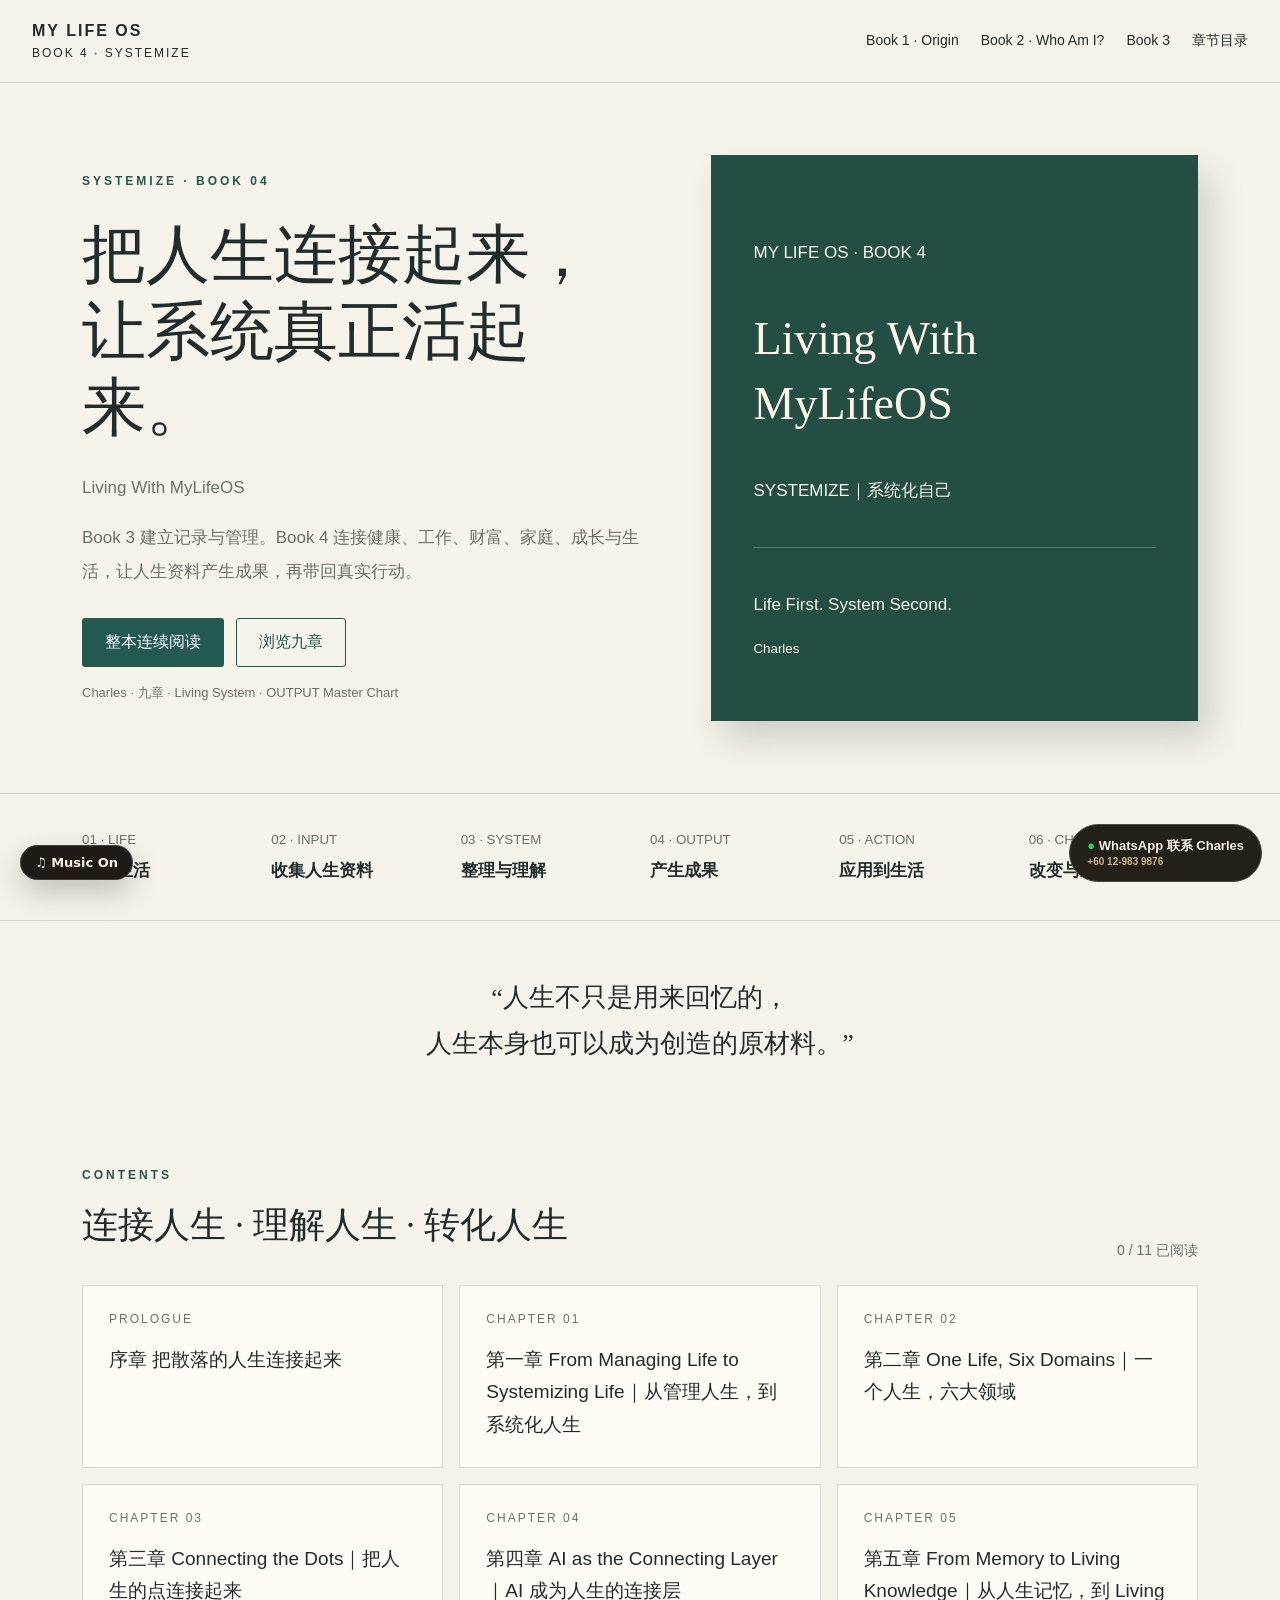
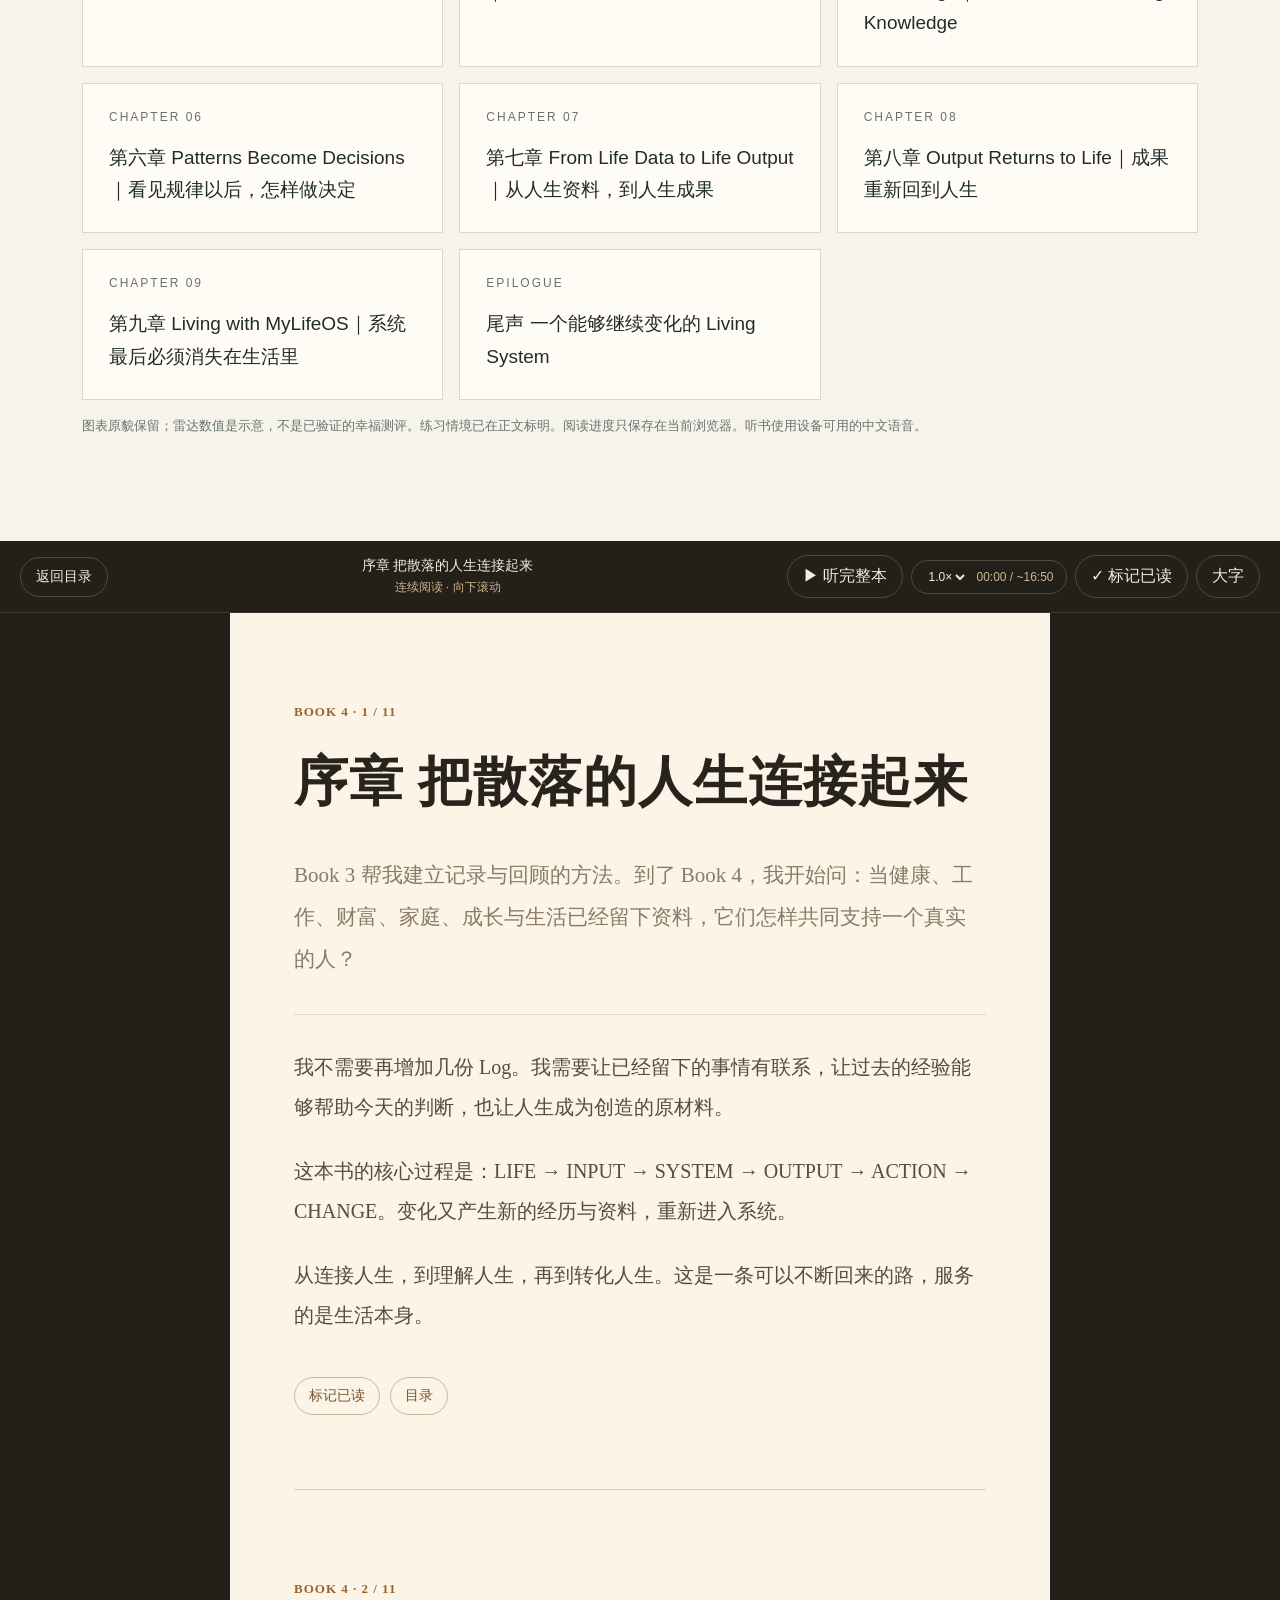
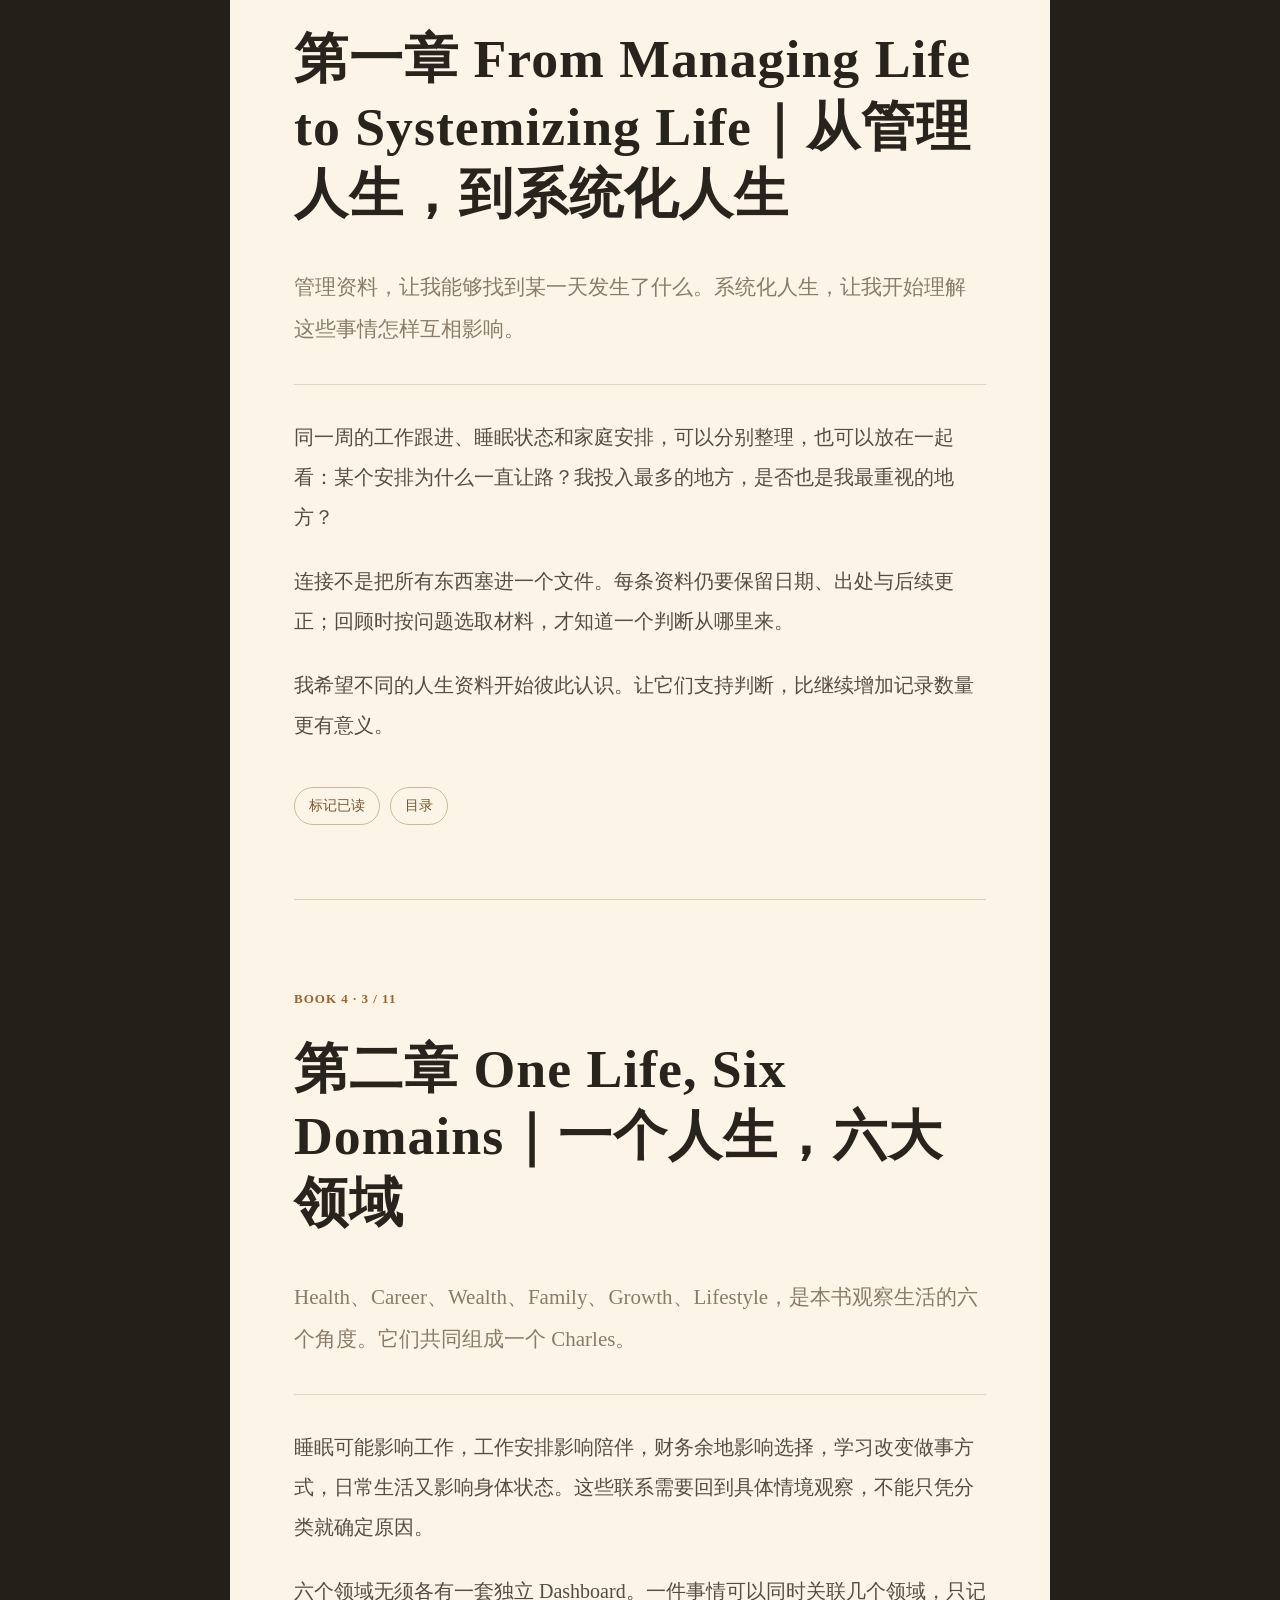
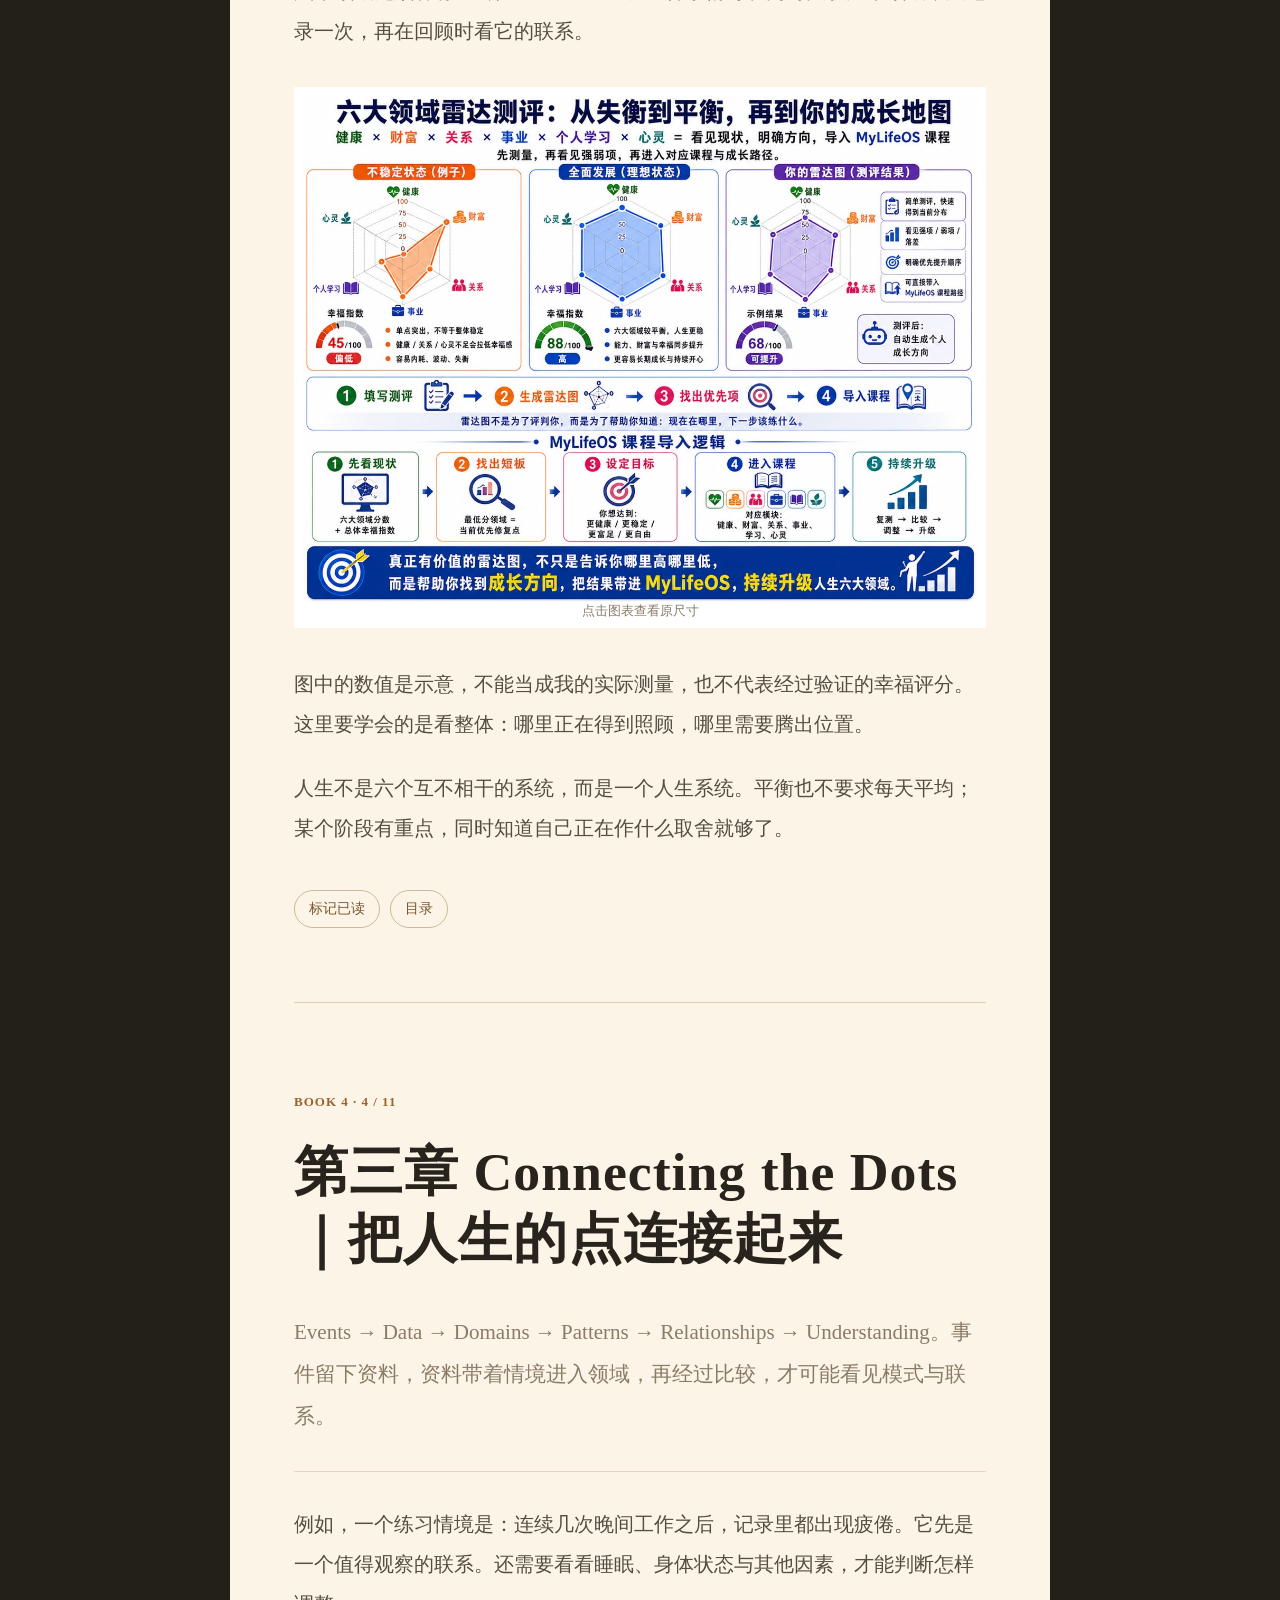
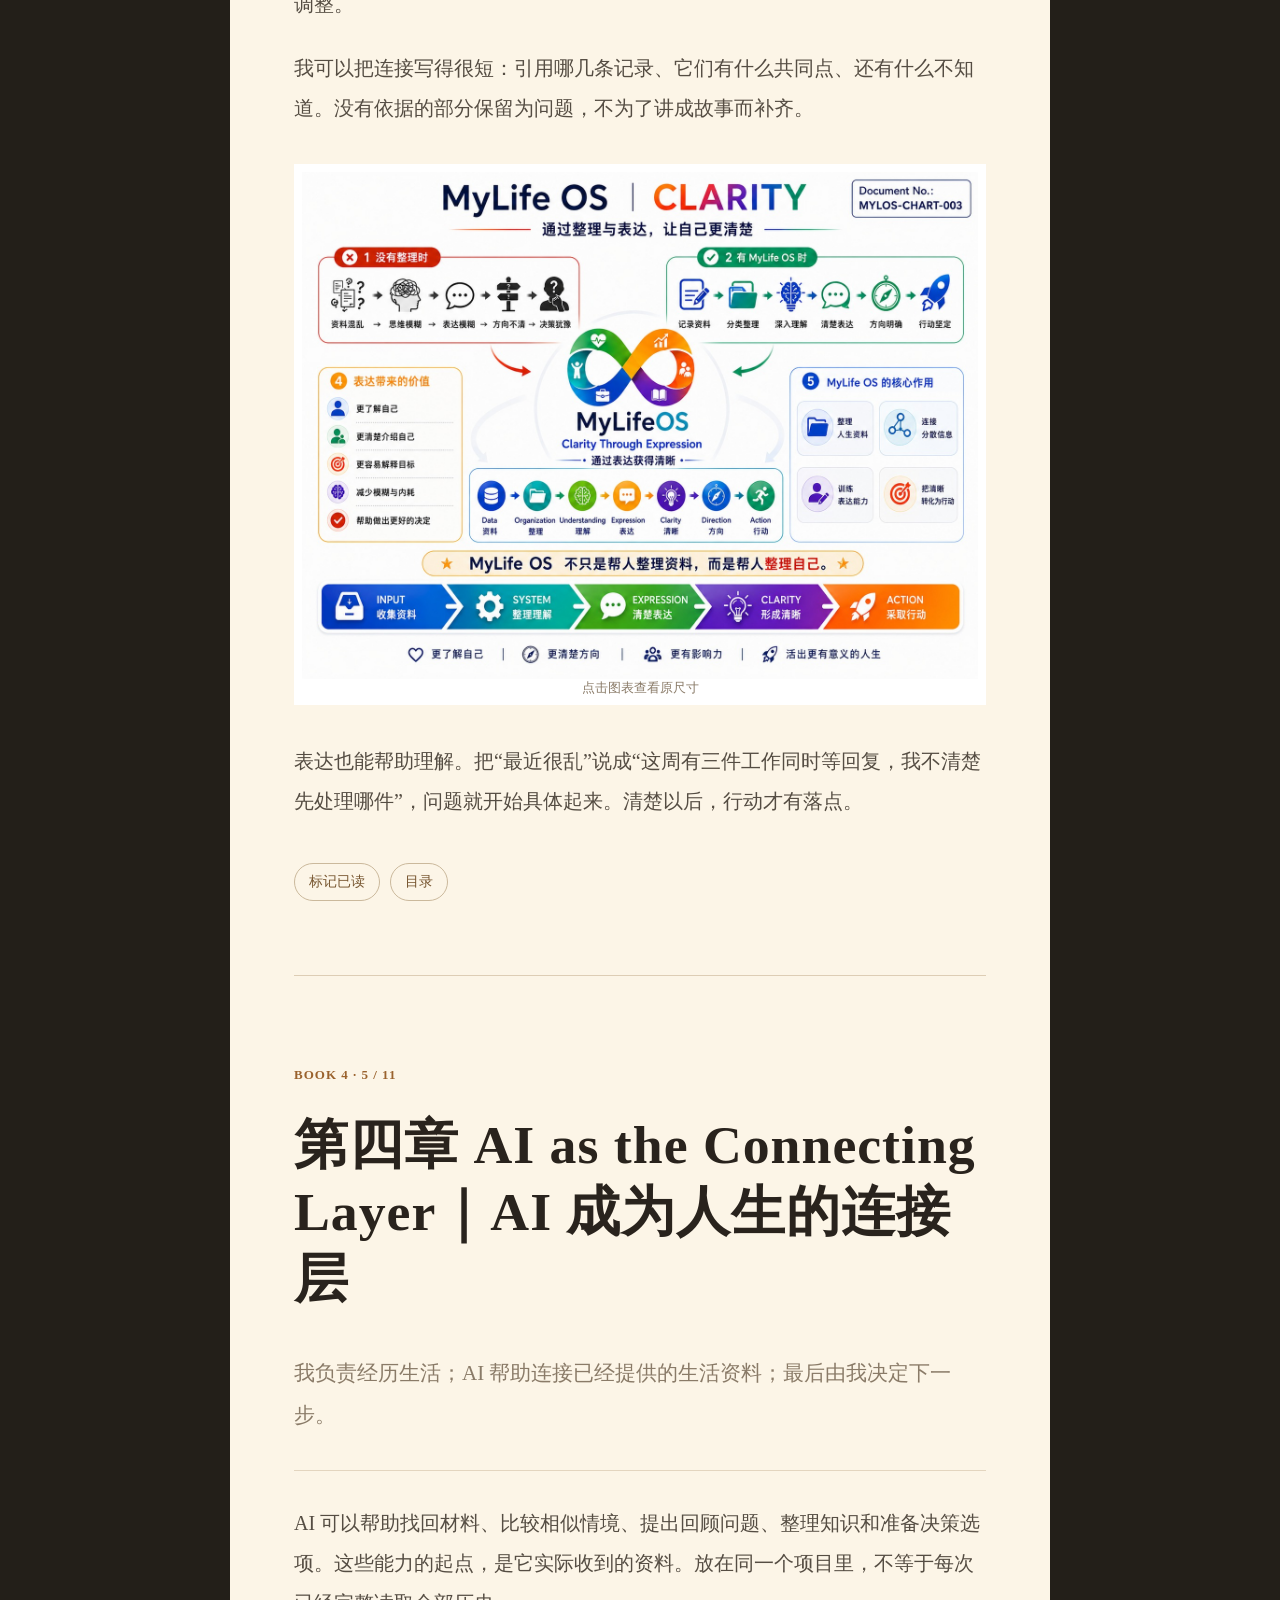
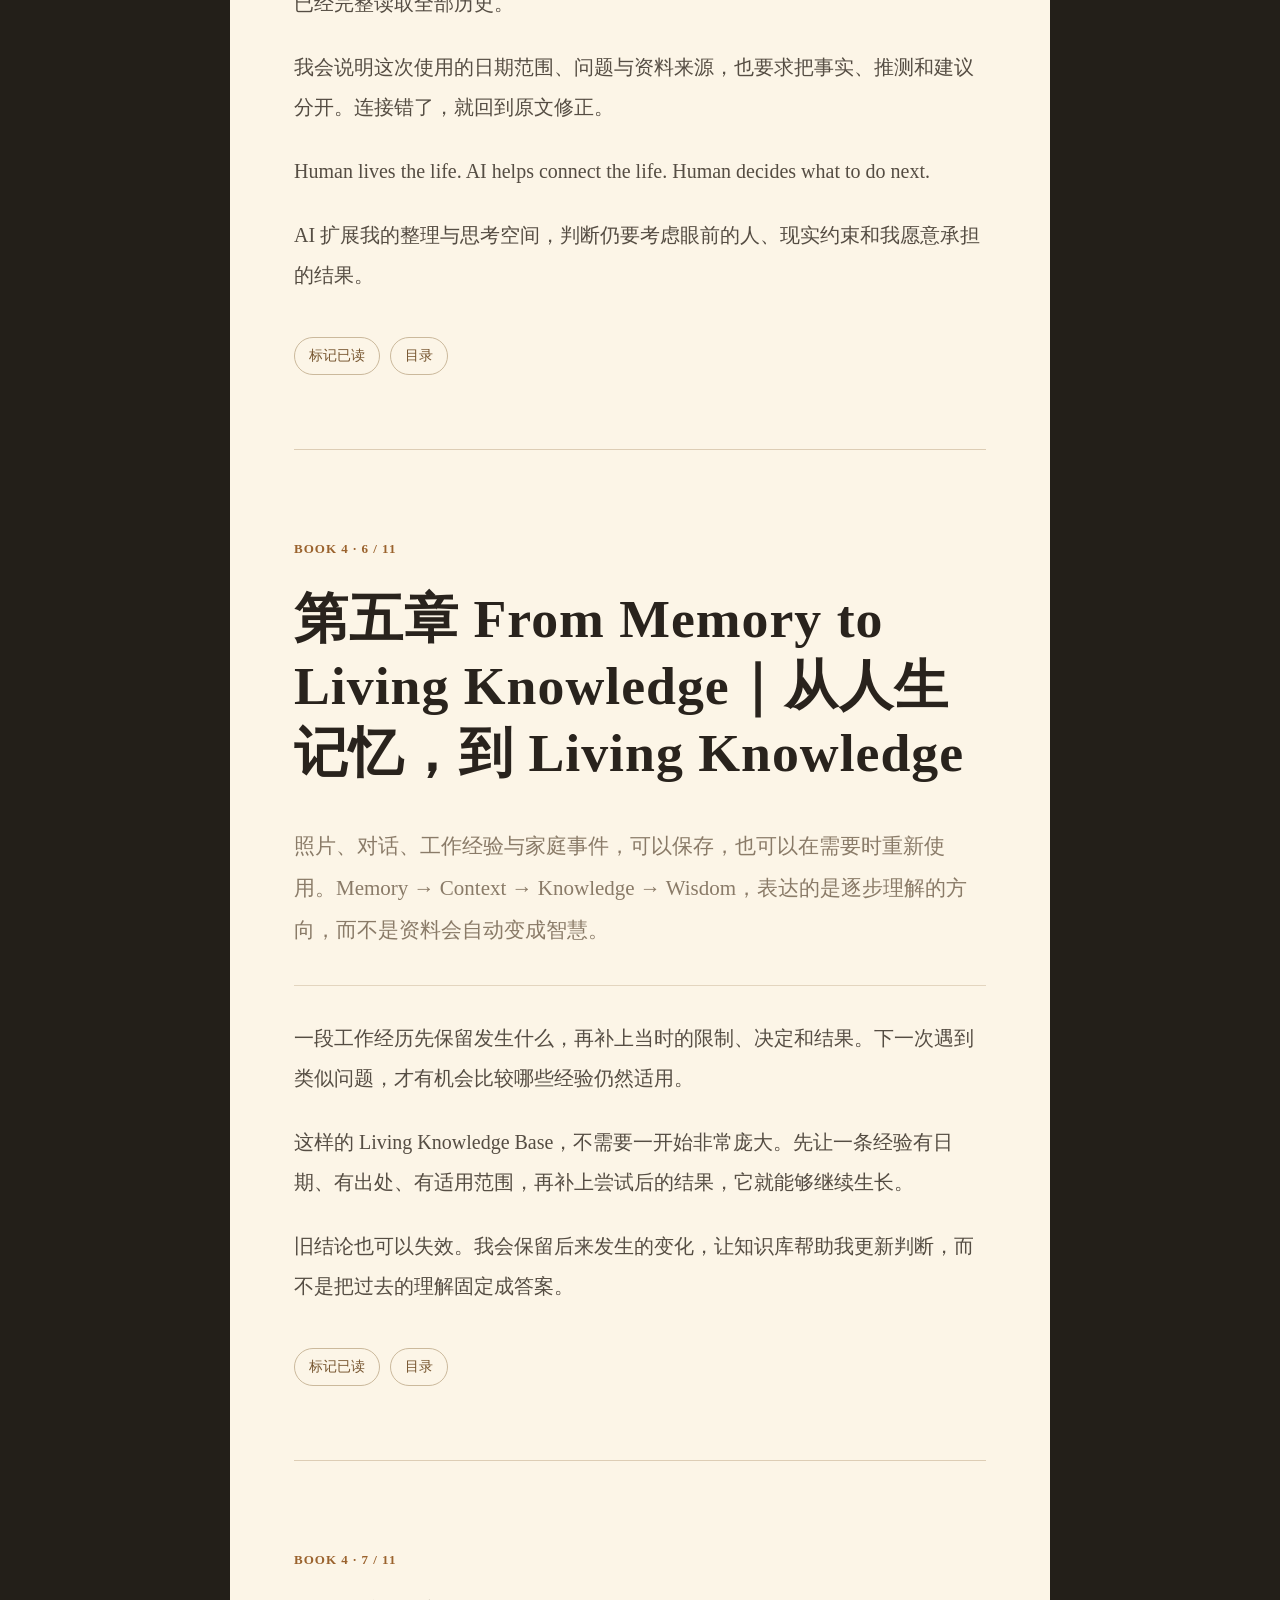
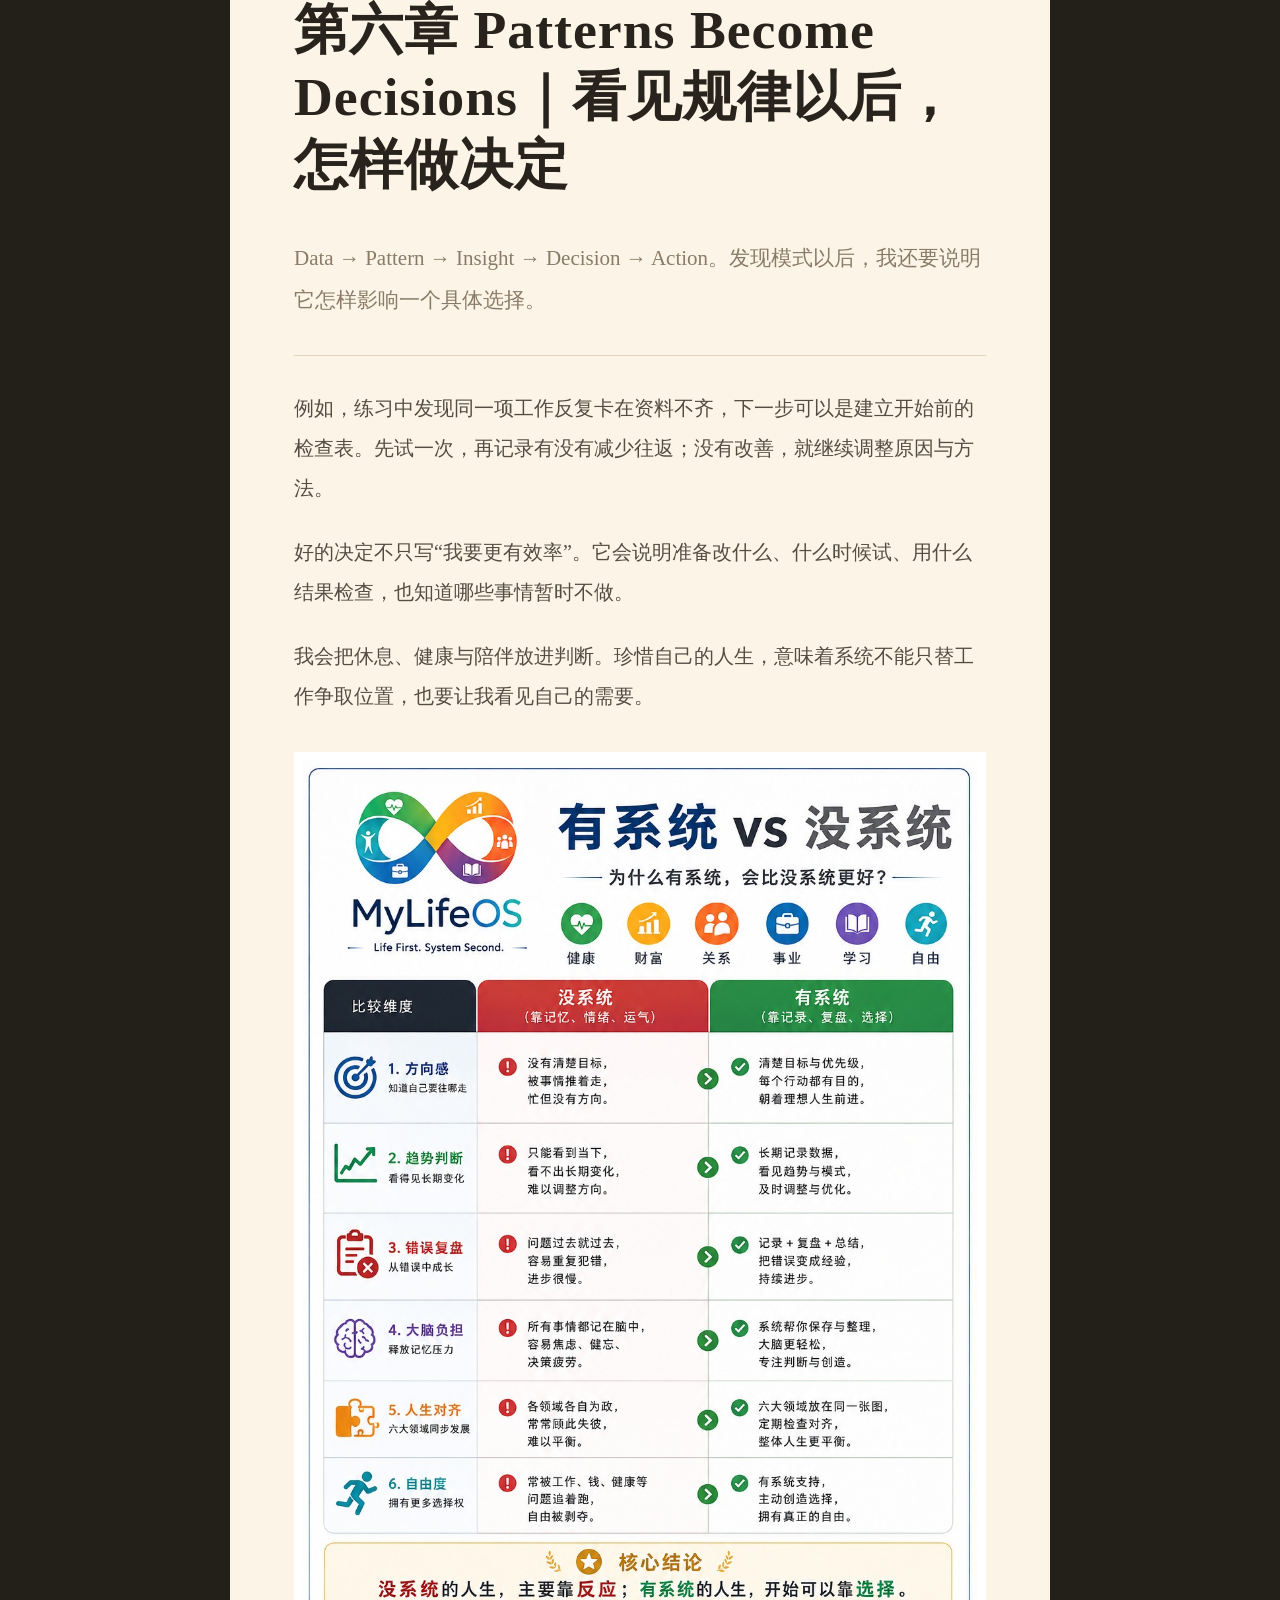
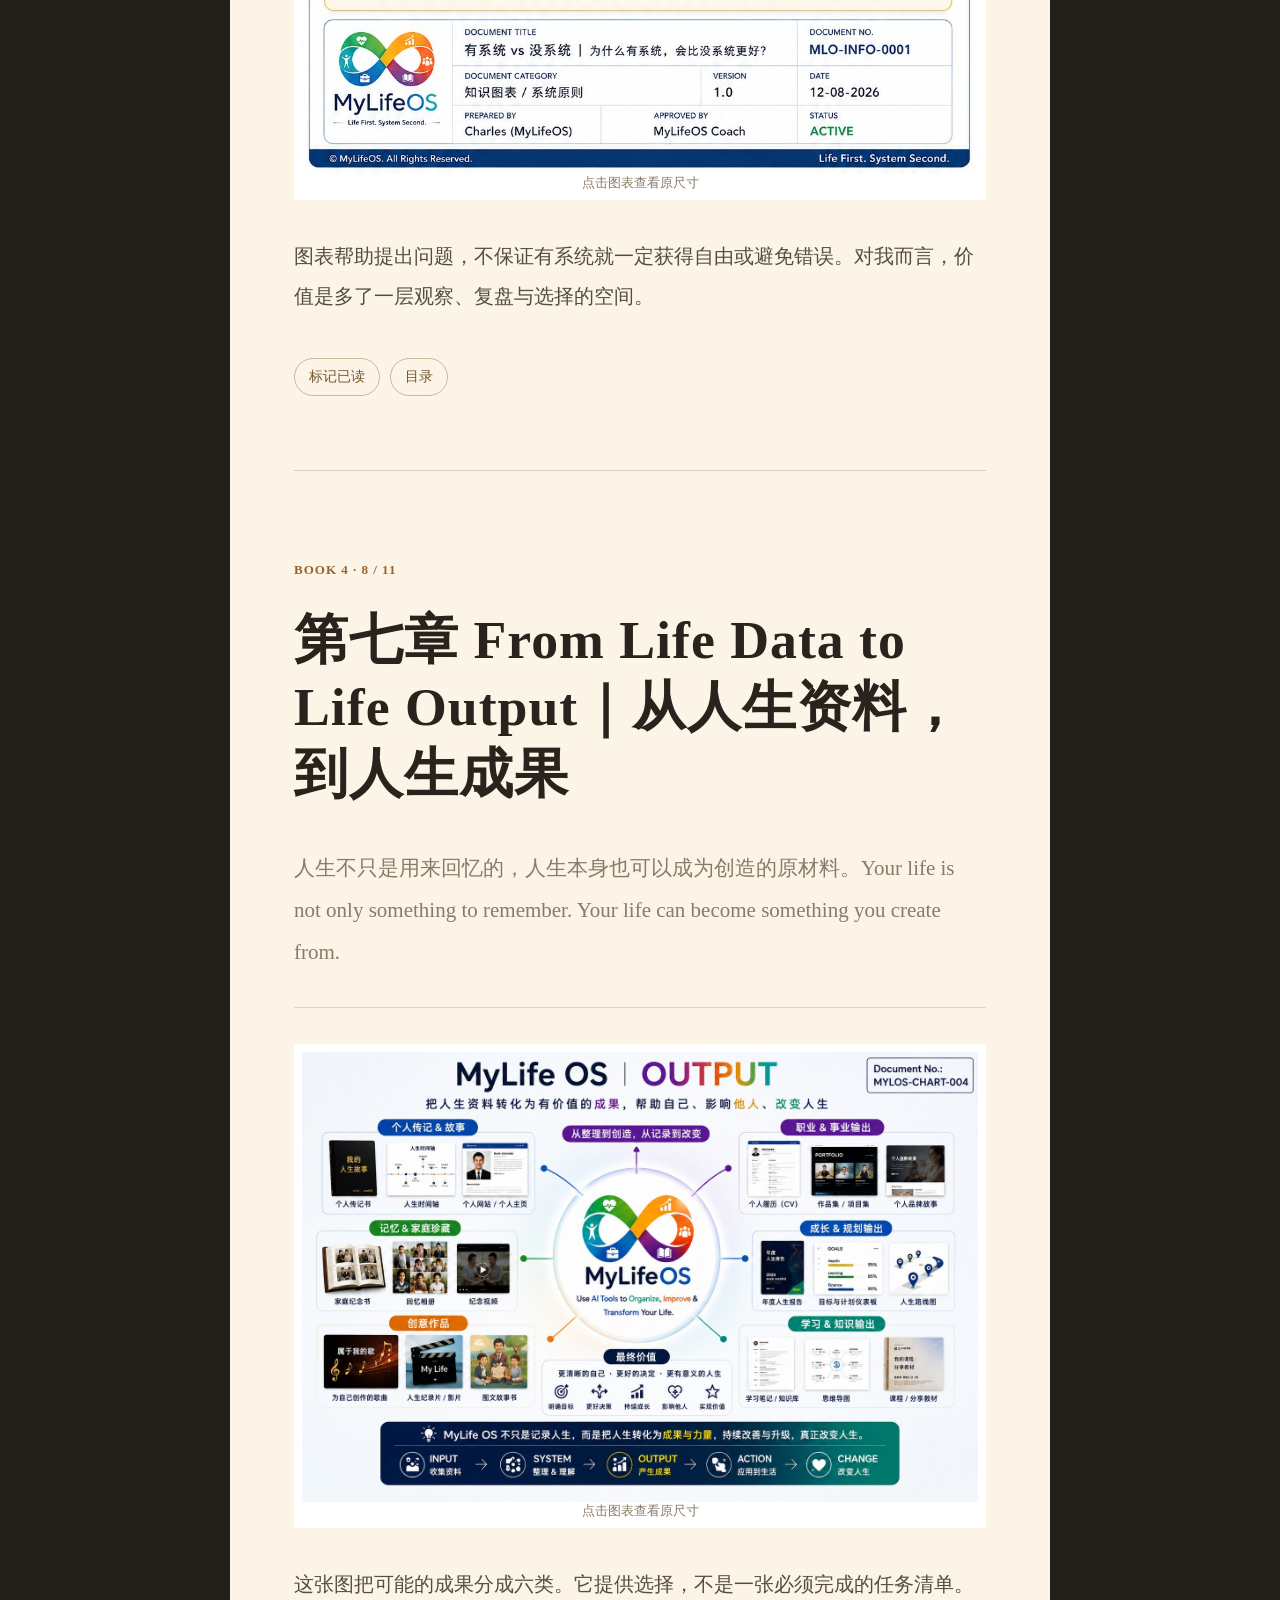
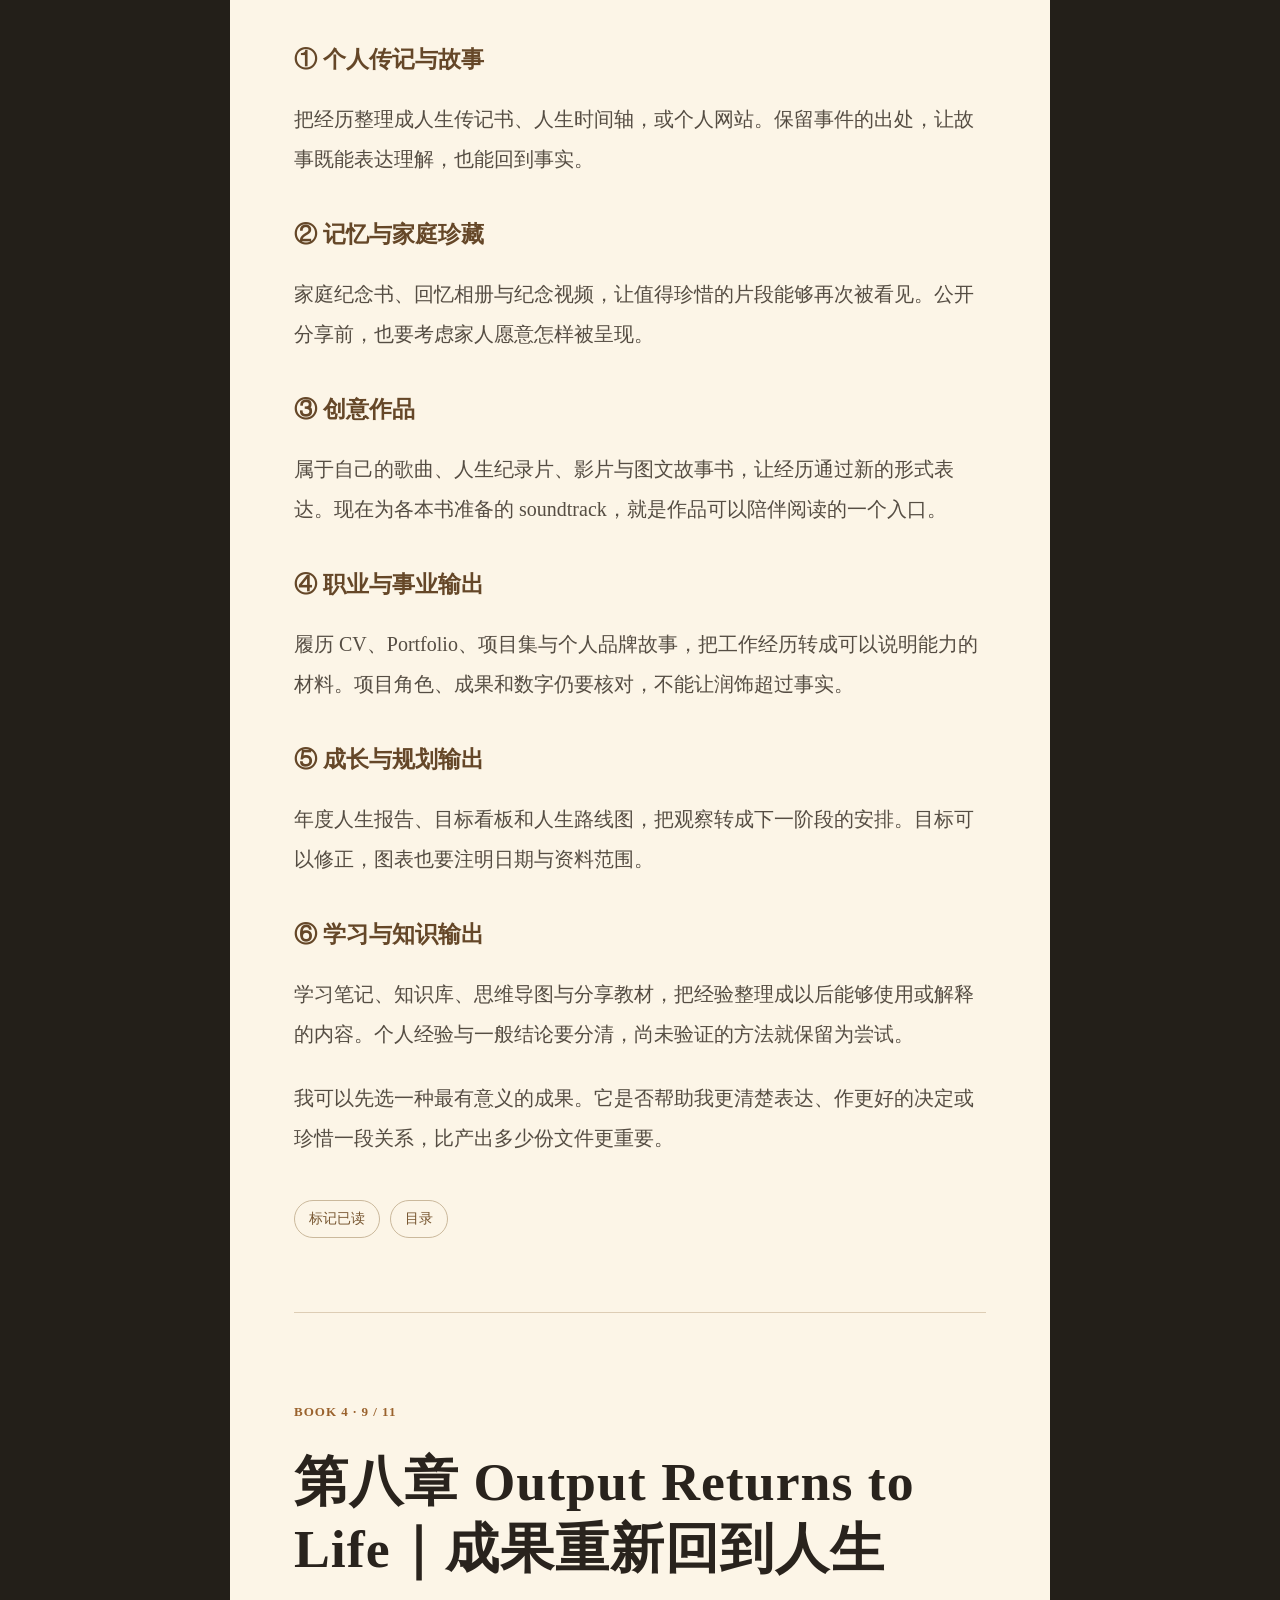
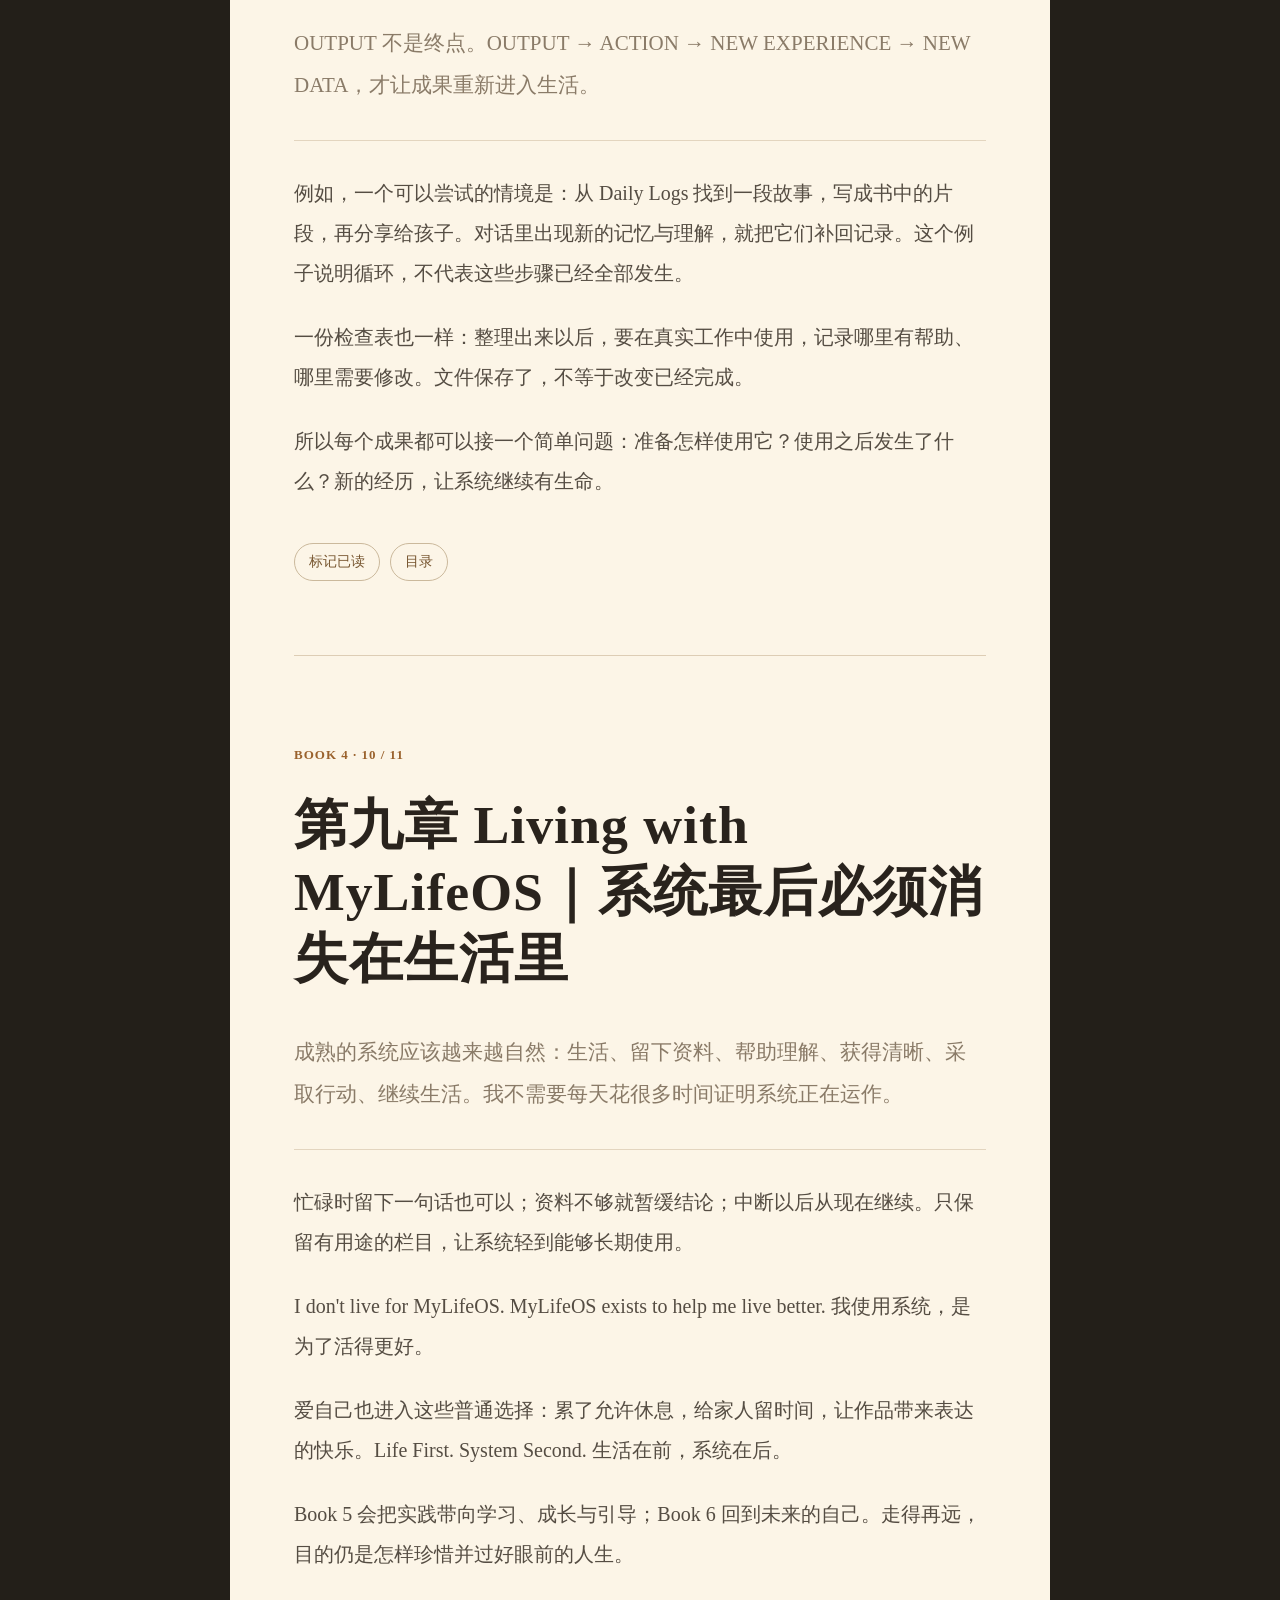
<file: book4.html>
<!doctype html>
<html lang="zh-Hans"><head><meta charset="utf-8"><meta name="viewport" content="width=device-width,initial-scale=1"><title>Book 4 — Living With MyLifeOS</title><meta name="description" content="与 MyLifeOS 一起生活：把人生连接起来，让系统真正活起来：INPUT → SYSTEM → OUTPUT → ACTION → CHANGE。"><style>
:root{--paper:#f6f3eb;--ink:#202d2c;--muted:#68736d;--line:#d7d9ce;--green:#24594f}*{box-sizing:border-box}html{scroll-behavior:smooth}body{margin:0;background:var(--paper);color:var(--ink);font-family:'Microsoft YaHei',sans-serif}button,a{touch-action:manipulation}a{color:inherit}button{font:inherit;cursor:pointer}a:focus-visible,button:focus-visible{outline:3px solid #bd8e40;outline-offset:5px}.shell{max-width:1180px;margin:auto;padding:0 32px}header{border-bottom:1px solid var(--line);padding:22px 32px;display:flex;align-items:center;justify-content:space-between;gap:20px}.brand{font-weight:800;letter-spacing:2px;text-decoration:none}.brand span{font-weight:400;font-size:12px;display:block;margin-top:6px}nav{display:flex;gap:22px;font-size:14px}nav a{text-decoration:none}.hero{display:grid;grid-template-columns:1.15fr 1fr;gap:70px;align-items:center;padding-top:72px;padding-bottom:72px}.kicker{font-size:12px;letter-spacing:3px;color:var(--green);font-weight:700}h1,h2,.reader h2{font-family:Georgia,'SimSun',serif;font-weight:500}h1{font-size:clamp(38px,5vw,64px);line-height:1.2;margin:24px 0}h2{font-size:36px;line-height:1.4}p{font-size:17px;line-height:1.95}.lead{color:var(--muted);max-width:560px}.buttons{display:flex;gap:12px;flex-wrap:wrap;margin-top:30px}.button{padding:13px 22px;border:1px solid var(--green);text-decoration:none;display:inline-block;border-radius:3px;background:transparent;color:var(--green)}.primary{background:var(--green);color:white}.overview{margin:0;background:white;padding:12px;box-shadow:10px 16px 35px #203c2520;transform:rotate(1deg)}.overview img{display:block;width:100%;max-height:550px;object-fit:contain}.overview figcaption{font-size:13px;text-align:center;padding:12px;color:var(--muted)}.flow{border-block:1px solid var(--line);padding:38px 0}.flow-grid{display:grid;grid-template-columns:repeat(6,1fr);gap:20px}.flow-grid small{color:var(--muted);display:block;margin-bottom:12px}.flow-grid strong{font-size:17px}.quote{text-align:center;padding:54px 20px;font-family:Georgia,'SimSun',serif;font-size:26px;line-height:1.8;max-width:850px;margin:auto}.contents{padding-top:30px;padding-bottom:90px}.section-head{display:flex;align-items:end;justify-content:space-between;gap:20px;margin-bottom:25px}.section-head h2{margin:10px 0}.count{font-size:14px;color:var(--muted)}.grid{display:grid;grid-template-columns:repeat(3,1fr);gap:16px}.chapter{background:#fffcf5;border:1px solid var(--line);padding:26px;text-align:left;min-height:150px;transition:background .2s,transform .2s}.chapter:hover{background:#edf0e6;transform:translateY(-3px)}.chapter small{display:block;color:var(--muted);margin-bottom:18px;font-size:12px;letter-spacing:2px}.chapter strong{font-size:19px;line-height:1.7;font-weight:500}.chapter.read small:after{content:' · 已读';color:var(--green)}footer{border-top:1px solid var(--line);padding:28px 0;color:var(--muted);font-size:14px}.reader{position:fixed;inset:0;background:var(--paper);z-index:10;overflow:auto}.reader[hidden]{display:none}.toolbar{position:sticky;top:0;background:#f6f3ebf5;border-bottom:1px solid var(--line);padding:14px 24px;display:flex;align-items:center;justify-content:space-between;gap:14px;z-index:1}.toolbar button{border:1px solid var(--line);background:transparent;padding:9px 12px;border-radius:3px}.toolbar-actions{display:flex;gap:8px;flex-wrap:wrap}.reader article{max-width:800px;margin:50px auto;padding:0 28px}.reader h2{font-size:36px}.reader p{font-family:'Microsoft YaHei',sans-serif;font-size:19px;line-height:2.05;margin:25px 0}.reader h3{font-size:23px;margin-top:40px}.reader figure{margin:36px 0}.reader img{width:100%;height:auto}.reader figcaption{font-size:13px;color:var(--muted);text-align:center}.reader-bottom{display:flex;justify-content:space-between;gap:15px;margin:60px 0}.reader-bottom button:disabled{opacity:.35;cursor:default}.notice{font-size:13px!important;color:var(--muted)}#audioStatus{font-size:13px;color:var(--muted)}@media(max-width:760px){header{padding:18px;align-items:start}nav{gap:12px;flex-wrap:wrap;justify-content:end}.shell{padding-inline:20px}.hero{grid-template-columns:1fr;gap:35px;padding-top:36px;padding-bottom:40px}.overview{transform:none}.flow-grid{grid-template-columns:repeat(3,1fr);row-gap:28px}.grid{grid-template-columns:1fr}.section-head{align-items:start;flex-direction:column}.toolbar{padding:12px;align-items:start}.toolbar-actions{justify-content:end}.reader article{margin:30px auto;padding:0 22px}.reader h2{font-size:29px}.reader p{font-size:18px}.quote{font-size:22px}h2{font-size:30px}}@media(prefers-reduced-motion:reduce){html{scroll-behavior:auto}.chapter{transition:none}}@media print{header,.hero,.flow,.quote,.contents,footer,.toolbar,.reader-bottom{display:none}.reader{position:static;overflow:visible}.reader article{max-width:none}.reader img{max-height:90vh;object-fit:contain}}
.reader{position:relative;inset:auto;overflow:visible;z-index:auto}.reading-chapter{padding:44px 0;border-bottom:1px solid var(--line);scroll-margin-top:95px}.chapter{text-decoration:none;display:block}.reader.large p{font-size:23px}.reading-chapter h2{margin-top:0}.reading-chapter .chapter-tools{display:flex;gap:10px;flex-wrap:wrap}.reading-chapter .chapter-tools button{padding:9px 14px;border:1px solid var(--line);background:transparent;font:inherit}.toolbar a{text-decoration:none;font-size:14px}.reader article{margin-top:0}.reader .notice{font-size:13px}.reader-bottom{display:none}
/* Book 1 paper reader: one continuous document, dark surrounding desk. */
.reader{background:#231f19;color:#29231d;padding-bottom:0}.reader .toolbar{background:#231f19;color:#f5ecdf;border-color:#3d372e;min-height:70px;padding:14px 20px}.reader .toolbar a,.reader .toolbar button{border:1px solid #51493e;border-radius:999px;padding:10px 15px;color:#f5ecdf;background:transparent}.reader .toolbar .count{color:#cfb58e;font-size:13px}.reader article{width:min(820px,100%);max-width:820px;padding:0 64px;margin:0 auto;background:#fcf5e7;min-height:100vh}.reader .reading-chapter{padding:86px 0 74px;border-bottom:1px solid #ddcdb5;scroll-margin-top:70px}.reader .reading-chapter>.kicker{font-size:13px;color:#9a622d;letter-spacing:1px;font-family:Georgia,'SimSun',serif;margin:0 0 24px}.reader h2{font-family:'Noto Serif SC','Songti SC','SimSun',serif;font-size:clamp(34px,4.2vw,56px);font-weight:600;line-height:1.25;margin:0 0 38px;letter-spacing:1px}.reader p{font-family:'Noto Serif SC','Songti SC','SimSun',serif;font-size:20px;line-height:2;color:#554d43;margin:24px 0}.reader .reading-chapter>h2+p{font-size:21px;color:#8a7b68;border-bottom:1px solid #e3d5bf;padding-bottom:34px;margin-bottom:32px}.reader h3{font-family:'SimSun',serif;color:#654728}.reader .chapter-tools{margin-top:42px;align-items:center}.reader .chapter-tools button,.reader .chapter-tools a{border-radius:999px;border:1px solid #cbb99c;color:#775630;font-family:inherit;font-size:14px;padding:9px 14px;background:transparent}.reader figcaption{color:#8a7b68}.reader.large p{font-size:24px}.reader #audioStatus{margin:0;padding:0;font-family:inherit}.reader #audioStatus:not(:empty){padding-top:20px;font-size:14px}.reader figure{background:#fff;padding:8px;margin:36px 0}.reader img{display:block}.reader:has(:target){min-height:100vh}@media(max-width:760px){.reader article{padding:0 24px}.reader .reading-chapter{padding:48px 0}.reader h2{font-size:36px}.reader p{font-size:19px}.reader .toolbar{padding:10px 12px;min-height:64px}.reader .toolbar .count{font-size:12px}.reader .toolbar a,.reader .toolbar button{padding:9px 11px}.reader .reading-chapter>h2+p{font-size:20px}}@media print{.reader{background:white}.reader article{width:100%;padding:0;background:white}.reader .chapter-tools{display:none}}
.reader-heading{text-align:center;flex:1;font-size:14px}.reader-heading small{display:block;color:#cfb58e;font-size:12px;margin-top:4px}.audio-clock{display:flex;align-items:center;gap:8px;border:1px solid #51493e;border-radius:999px;padding:8px 12px;font-size:12px;color:#cfb58e}.audio-clock select{color:#f5ecdf;background:#231f19;border:0;font:inherit}.toolbar button:disabled{opacity:.5}.reader .toolbar{flex-wrap:wrap}.reader .toolbar-actions{align-items:center}@media(max-width:760px){.reader-heading{order:-1;flex-basis:100%}.reader .toolbar-actions{gap:5px}.audio-clock{padding:7px}.reader .reading-chapter{scroll-margin-top:150px}}.readalong-active{background:linear-gradient(transparent 8%,#ead3a4 8%,#ead3a4 94%,transparent 94%);border-radius:4px;box-shadow:0 0 0 5px #ead3a455;scroll-margin-block:160px}.wa-contact{position:fixed;right:18px;bottom:18px;z-index:60;background:#231f19;color:#f7efe4;border:1px solid #51493e;border-radius:32px;padding:12px 17px;text-decoration:none;font:600 13px/1.4 sans-serif}.wa-contact small{display:block;color:#cfb58e;font-size:10px}.wa-contact span{color:#24d366}.reader article{padding-bottom:80px}@media(max-width:600px){.wa-contact{right:10px;bottom:12px;padding:9px 12px;font-size:11px}}@media print{.wa-contact,.bgm-toggle{display:none!important}} .book-cover{background:#244d43;color:#fcf5e7;padding:64px 42px;min-height:460px;box-shadow:12px 18px 32px #203c2530}.book-cover h2{font-size:46px}.book-cover hr{border:0;border-top:1px solid #ffffff40;margin:40px 0}.reader pre{white-space:pre-wrap;overflow-wrap:anywhere;padding:20px;background:#eee5d3;font-size:17px;line-height:1.9;border-left:3px solid #9a622d}.reader pre code{font:inherit}</style><style>.chapter-tools button,#size,#count{display:none}html.enhanced .chapter-tools button,html.enhanced #size,html.enhanced #count{display:inline-block}</style></head><body>
<header><a class="brand" href="#top">MY LIFE OS<span>BOOK 4 · SYSTEMIZE</span></a><nav aria-label="书籍导航"><a href="https://charlessoon9876-ai.github.io/mylifeos-try-version/">Book 1 · Origin</a><a href="book2.html">Book 2 · Who Am I?</a><a href="book3.html">Book 3</a><a href="#chapters">章节目录</a></nav></header>
<main id="top"><section class="shell hero"><div><p class="kicker">SYSTEMIZE · BOOK 04</p><h1>把人生连接起来，<br>让系统真正活起来。</h1><p class="lead">Living With MyLifeOS</p><p class="lead">Book 3 建立记录与管理。Book 4 连接健康、工作、财富、家庭、成长与生活，让人生资料产生成果，再带回真实行动。</p><div class="buttons"><a class="button primary" href="#read-0">整本连续阅读</a><a class="button" href="#chapters">浏览九章</a></div><p class="notice">Charles · 九章 · Living System · OUTPUT Master Chart</p></div><div class="book-cover"><p>MY LIFE OS · BOOK 4</p><h2>Living With<br>MyLifeOS</h2><p>SYSTEMIZE｜系统化自己</p><hr><p>Life First. System Second.</p><small>Charles</small></div></section>
<section class="flow"><div class="shell flow-grid"><div><small>01 · LIFE</small><strong>真实生活</strong></div><div><small>02 · INPUT</small><strong>收集人生资料</strong></div><div><small>03 · SYSTEM</small><strong>整理与理解</strong></div><div><small>04 · OUTPUT</small><strong>产生成果</strong></div><div><small>05 · ACTION</small><strong>应用到生活</strong></div><div><small>06 · CHANGE</small><strong>改变与新资料</strong></div></div></section>
<blockquote class="quote">“人生不只是用来回忆的，<br>人生本身也可以成为创造的原材料。”</blockquote>
<section class="shell contents" id="chapters"><div class="section-head"><div><p class="kicker">CONTENTS</p><h2>连接人生 · 理解人生 · 转化人生</h2></div><span class="count" id="count">0 / 11 已阅读</span></div><div class="grid" id="grid"><a class="chapter" href="#read-0"><small>PROLOGUE</small><strong>序章 把散落的人生连接起来</strong></a><a class="chapter" href="#read-1"><small>CHAPTER 01</small><strong>第一章 From Managing Life to Systemizing Life｜从管理人生，到系统化人生</strong></a><a class="chapter" href="#read-2"><small>CHAPTER 02</small><strong>第二章 One Life, Six Domains｜一个人生，六大领域</strong></a><a class="chapter" href="#read-3"><small>CHAPTER 03</small><strong>第三章 Connecting the Dots｜把人生的点连接起来</strong></a><a class="chapter" href="#read-4"><small>CHAPTER 04</small><strong>第四章 AI as the Connecting Layer｜AI 成为人生的连接层</strong></a><a class="chapter" href="#read-5"><small>CHAPTER 05</small><strong>第五章 From Memory to Living Knowledge｜从人生记忆，到 Living Knowledge</strong></a><a class="chapter" href="#read-6"><small>CHAPTER 06</small><strong>第六章 Patterns Become Decisions｜看见规律以后，怎样做决定</strong></a><a class="chapter" href="#read-7"><small>CHAPTER 07</small><strong>第七章 From Life Data to Life Output｜从人生资料，到人生成果</strong></a><a class="chapter" href="#read-8"><small>CHAPTER 08</small><strong>第八章 Output Returns to Life｜成果重新回到人生</strong></a><a class="chapter" href="#read-9"><small>CHAPTER 09</small><strong>第九章 Living with MyLifeOS｜系统最后必须消失在生活里</strong></a><a class="chapter" href="#read-10"><small>EPILOGUE</small><strong>尾声 一个能够继续变化的 Living System</strong></a></div><p class="notice">图表原貌保留；雷达数值是示意，不是已验证的幸福测评。练习情境已在正文标明。阅读进度只保存在当前浏览器。听书使用设备可用的中文语音。</p></section></main>
<section class="reader" id="reader" aria-label="全书连续阅读"><div class="toolbar"><a href="#chapters">返回目录</a><div class="reader-heading"><span id="currentChapter">序章</span><small>连续阅读 · 向下滚动</small></div><div class="toolbar-actions"><button id="listenTop" disabled>▶ 听完整本</button><label class="audio-clock"><select id="speechRate" aria-label="朗读语速"><option value="0.8">0.8×</option><option value="1" selected>1.0×</option><option value="1.2">1.2×</option><option value="1.5">1.5×</option></select><span id="speechTime" title="全书已播放时间 / 全书估算时长">00:00 / ~00:00</span></label><button id="markTop" disabled>✓ 标记已读</button><button id="size" aria-pressed="false">大字</button></div></div><article><p id="audioStatus" role="status"></p><div id="body"><section class="reading-chapter" id="read-0" aria-labelledby="title-0"><p class="kicker">BOOK 4 · 1 / 11</p><h2 id="title-0">序章 把散落的人生连接起来</h2><p>Book 3 帮我建立记录与回顾的方法。到了 Book 4，我开始问：当健康、工作、财富、家庭、成长与生活已经留下资料，它们怎样共同支持一个真实的人？</p><p>我不需要再增加几份 Log。我需要让已经留下的事情有联系，让过去的经验能够帮助今天的判断，也让人生成为创造的原材料。</p><p>这本书的核心过程是：LIFE → INPUT → SYSTEM → OUTPUT → ACTION → CHANGE。变化又产生新的经历与资料，重新进入系统。</p><p>从连接人生，到理解人生，再到转化人生。这是一条可以不断回来的路，服务的是生活本身。</p><div class="chapter-tools"><button data-mark="0">标记已读</button><a class="button" href="#chapters">目录</a></div></section><section class="reading-chapter" id="read-1" aria-labelledby="title-1"><p class="kicker">BOOK 4 · 2 / 11</p><h2 id="title-1">第一章 From Managing Life to Systemizing Life｜从管理人生，到系统化人生</h2><p>管理资料，让我能够找到某一天发生了什么。系统化人生，让我开始理解这些事情怎样互相影响。</p><p>同一周的工作跟进、睡眠状态和家庭安排，可以分别整理，也可以放在一起看：某个安排为什么一直让路？我投入最多的地方，是否也是我最重视的地方？</p><p>连接不是把所有东西塞进一个文件。每条资料仍要保留日期、出处与后续更正；回顾时按问题选取材料，才知道一个判断从哪里来。</p><p>我希望不同的人生资料开始彼此认识。让它们支持判断，比继续增加记录数量更有意义。</p><div class="chapter-tools"><button data-mark="1">标记已读</button><a class="button" href="#chapters">目录</a></div></section><section class="reading-chapter" id="read-2" aria-labelledby="title-2"><p class="kicker">BOOK 4 · 3 / 11</p><h2 id="title-2">第二章 One Life, Six Domains｜一个人生，六大领域</h2><p>Health、Career、Wealth、Family、Growth、Lifestyle，是本书观察生活的六个角度。它们共同组成一个 Charles。</p><p>睡眠可能影响工作，工作安排影响陪伴，财务余地影响选择，学习改变做事方式，日常生活又影响身体状态。这些联系需要回到具体情境观察，不能只凭分类就确定原因。</p><p>六个领域无须各有一套独立 Dashboard。一件事情可以同时关联几个领域，只记录一次，再在回顾时看它的联系。</p><figure><a href="assets/book4-six-domains.png" target="_blank" rel="noopener"><img loading="lazy" src="assets/book4-six-domains.png" alt="六大领域观察参考"></a><figcaption>点击图表查看原尺寸</figcaption></figure><p>图中的数值是示意，不能当成我的实际测量，也不代表经过验证的幸福评分。这里要学会的是看整体：哪里正在得到照顾，哪里需要腾出位置。</p><p>人生不是六个互不相干的系统，而是一个人生系统。平衡也不要求每天平均；某个阶段有重点，同时知道自己正在作什么取舍就够了。</p><div class="chapter-tools"><button data-mark="2">标记已读</button><a class="button" href="#chapters">目录</a></div></section><section class="reading-chapter" id="read-3" aria-labelledby="title-3"><p class="kicker">BOOK 4 · 4 / 11</p><h2 id="title-3">第三章 Connecting the Dots｜把人生的点连接起来</h2><p>Events → Data → Domains → Patterns → Relationships → Understanding。事件留下资料，资料带着情境进入领域，再经过比较，才可能看见模式与联系。</p><p>例如，一个练习情境是：连续几次晚间工作之后，记录里都出现疲倦。它先是一个值得观察的联系。还需要看看睡眠、身体状态与其他因素，才能判断怎样调整。</p><p>我可以把连接写得很短：引用哪几条记录、它们有什么共同点、还有什么不知道。没有依据的部分保留为问题，不为了讲成故事而补齐。</p><figure><a href="assets/book4-clarity.png" target="_blank" rel="noopener"><img loading="lazy" src="assets/book4-clarity.png" alt="CLARITY 整理与表达参考"></a><figcaption>点击图表查看原尺寸</figcaption></figure><p>表达也能帮助理解。把“最近很乱”说成“这周有三件工作同时等回复，我不清楚先处理哪件”，问题就开始具体起来。清楚以后，行动才有落点。</p><div class="chapter-tools"><button data-mark="3">标记已读</button><a class="button" href="#chapters">目录</a></div></section><section class="reading-chapter" id="read-4" aria-labelledby="title-4"><p class="kicker">BOOK 4 · 5 / 11</p><h2 id="title-4">第四章 AI as the Connecting Layer｜AI 成为人生的连接层</h2><p>我负责经历生活；AI 帮助连接已经提供的生活资料；最后由我决定下一步。</p><p>AI 可以帮助找回材料、比较相似情境、提出回顾问题、整理知识和准备决策选项。这些能力的起点，是它实际收到的资料。放在同一个项目里，不等于每次已经完整读取全部历史。</p><p>我会说明这次使用的日期范围、问题与资料来源，也要求把事实、推测和建议分开。连接错了，就回到原文修正。</p><p>Human lives the life. AI helps connect the life. Human decides what to do next.</p><p>AI 扩展我的整理与思考空间，判断仍要考虑眼前的人、现实约束和我愿意承担的结果。</p><div class="chapter-tools"><button data-mark="4">标记已读</button><a class="button" href="#chapters">目录</a></div></section><section class="reading-chapter" id="read-5" aria-labelledby="title-5"><p class="kicker">BOOK 4 · 6 / 11</p><h2 id="title-5">第五章 From Memory to Living Knowledge｜从人生记忆，到 Living Knowledge</h2><p>照片、对话、工作经验与家庭事件，可以保存，也可以在需要时重新使用。Memory → Context → Knowledge → Wisdom，表达的是逐步理解的方向，而不是资料会自动变成智慧。</p><p>一段工作经历先保留发生什么，再补上当时的限制、决定和结果。下一次遇到类似问题，才有机会比较哪些经验仍然适用。</p><p>这样的 Living Knowledge Base，不需要一开始非常庞大。先让一条经验有日期、有出处、有适用范围，再补上尝试后的结果，它就能够继续生长。</p><p>旧结论也可以失效。我会保留后来发生的变化，让知识库帮助我更新判断，而不是把过去的理解固定成答案。</p><div class="chapter-tools"><button data-mark="5">标记已读</button><a class="button" href="#chapters">目录</a></div></section><section class="reading-chapter" id="read-6" aria-labelledby="title-6"><p class="kicker">BOOK 4 · 7 / 11</p><h2 id="title-6">第六章 Patterns Become Decisions｜看见规律以后，怎样做决定</h2><p>Data → Pattern → Insight → Decision → Action。发现模式以后，我还要说明它怎样影响一个具体选择。</p><p>例如，练习中发现同一项工作反复卡在资料不齐，下一步可以是建立开始前的检查表。先试一次，再记录有没有减少往返；没有改善，就继续调整原因与方法。</p><p>好的决定不只写“我要更有效率”。它会说明准备改什么、什么时候试、用什么结果检查，也知道哪些事情暂时不做。</p><p>我会把休息、健康与陪伴放进判断。珍惜自己的人生，意味着系统不能只替工作争取位置，也要让我看见自己的需要。</p><figure><a href="assets/book4-system-choice.png" target="_blank" rel="noopener"><img loading="lazy" src="assets/book4-system-choice.png" alt="从反应到选择的参考图"></a><figcaption>点击图表查看原尺寸</figcaption></figure><p>图表帮助提出问题，不保证有系统就一定获得自由或避免错误。对我而言，价值是多了一层观察、复盘与选择的空间。</p><div class="chapter-tools"><button data-mark="6">标记已读</button><a class="button" href="#chapters">目录</a></div></section><section class="reading-chapter" id="read-7" aria-labelledby="title-7"><p class="kicker">BOOK 4 · 8 / 11</p><h2 id="title-7">第七章 From Life Data to Life Output｜从人生资料，到人生成果</h2><p>人生不只是用来回忆的，人生本身也可以成为创造的原材料。Your life is not only something to remember. Your life can become something you create from.</p><figure><a href="assets/book4-output.png" target="_blank" rel="noopener"><img loading="lazy" src="assets/book4-output.png" alt="MyLifeOS OUTPUT Master Chart"></a><figcaption>点击图表查看原尺寸</figcaption></figure><p>这张图把可能的成果分成六类。它提供选择，不是一张必须完成的任务清单。</p><h3>① 个人传记与故事</h3><p>把经历整理成人生传记书、人生时间轴，或个人网站。保留事件的出处，让故事既能表达理解，也能回到事实。</p><h3>② 记忆与家庭珍藏</h3><p>家庭纪念书、回忆相册与纪念视频，让值得珍惜的片段能够再次被看见。公开分享前，也要考虑家人愿意怎样被呈现。</p><h3>③ 创意作品</h3><p>属于自己的歌曲、人生纪录片、影片与图文故事书，让经历通过新的形式表达。现在为各本书准备的 soundtrack，就是作品可以陪伴阅读的一个入口。</p><h3>④ 职业与事业输出</h3><p>履历 CV、Portfolio、项目集与个人品牌故事，把工作经历转成可以说明能力的材料。项目角色、成果和数字仍要核对，不能让润饰超过事实。</p><h3>⑤ 成长与规划输出</h3><p>年度人生报告、目标看板和人生路线图，把观察转成下一阶段的安排。目标可以修正，图表也要注明日期与资料范围。</p><h3>⑥ 学习与知识输出</h3><p>学习笔记、知识库、思维导图与分享教材，把经验整理成以后能够使用或解释的内容。个人经验与一般结论要分清，尚未验证的方法就保留为尝试。</p><p>我可以先选一种最有意义的成果。它是否帮助我更清楚表达、作更好的决定或珍惜一段关系，比产出多少份文件更重要。</p><div class="chapter-tools"><button data-mark="7">标记已读</button><a class="button" href="#chapters">目录</a></div></section><section class="reading-chapter" id="read-8" aria-labelledby="title-8"><p class="kicker">BOOK 4 · 9 / 11</p><h2 id="title-8">第八章 Output Returns to Life｜成果重新回到人生</h2><p>OUTPUT 不是终点。OUTPUT → ACTION → NEW EXPERIENCE → NEW DATA，才让成果重新进入生活。</p><p>例如，一个可以尝试的情境是：从 Daily Logs 找到一段故事，写成书中的片段，再分享给孩子。对话里出现新的记忆与理解，就把它们补回记录。这个例子说明循环，不代表这些步骤已经全部发生。</p><p>一份检查表也一样：整理出来以后，要在真实工作中使用，记录哪里有帮助、哪里需要修改。文件保存了，不等于改变已经完成。</p><p>所以每个成果都可以接一个简单问题：准备怎样使用它？使用之后发生了什么？新的经历，让系统继续有生命。</p><div class="chapter-tools"><button data-mark="8">标记已读</button><a class="button" href="#chapters">目录</a></div></section><section class="reading-chapter" id="read-9" aria-labelledby="title-9"><p class="kicker">BOOK 4 · 10 / 11</p><h2 id="title-9">第九章 Living with MyLifeOS｜系统最后必须消失在生活里</h2><p>成熟的系统应该越来越自然：生活、留下资料、帮助理解、获得清晰、采取行动、继续生活。我不需要每天花很多时间证明系统正在运作。</p><p>忙碌时留下一句话也可以；资料不够就暂缓结论；中断以后从现在继续。只保留有用途的栏目，让系统轻到能够长期使用。</p><p>I don&#x27;t live for MyLifeOS. MyLifeOS exists to help me live better. 我使用系统，是为了活得更好。</p><p>爱自己也进入这些普通选择：累了允许休息，给家人留时间，让作品带来表达的快乐。Life First. System Second. 生活在前，系统在后。</p><p>Book 5 会把实践带向学习、成长与引导；Book 6 回到未来的自己。走得再远，目的仍是怎样珍惜并过好眼前的人生。</p><div class="chapter-tools"><button data-mark="9">标记已读</button><a class="button" href="#chapters">目录</a></div></section><section class="reading-chapter" id="read-10" aria-labelledby="title-10"><p class="kicker">BOOK 4 · 11 / 11</p><h2 id="title-10">尾声 一个能够继续变化的 Living System</h2><p>CONNECT LIFE：连接领域、事件、记忆与知识。UNDERSTAND LIFE：从情境、模式和联系形成理解。TRANSFORM LIFE：把理解做成成果，带进行动，再观察变化。</p><p>LIVE → RECORD → UNDERSTAND → CREATE → APPLY → CHANGE → LIVE AGAIN。</p><p>Living with MyLifeOS，是把原本散落的人生连接成一个活的系统。它保存过去，帮助理解现在、产生成果、采取行动，也随着新的经历继续修正。</p><p>我记录这么多人生资料，最后可以变成什么？答案可以是一部作品、一份可用的经验，或一次更清楚的选择。它们最终回到同一个地方：我正在生活的人生。</p><div class="chapter-tools"><button data-mark="10">标记已读</button><a class="button" href="#chapters">目录</a></div></section></div></article></section>
<a class="wa-contact" href="https://wa.me/60129839876" target="_blank" rel="noopener" aria-label="WhatsApp 联系 Charles"><span>●</span> WhatsApp 联系 Charles<small>+60 12-983 9876</small></a><footer><div class="shell">My Life OS · Book 4 — Living With MyLifeOS · Charles</div></footer>
<script>
const chapters=[{"title": "序章 把散落的人生连接起来", "body": "<p>Book 3 帮我建立记录与回顾的方法。到了 Book 4，我开始问：当健康、工作、财富、家庭、成长与生活已经留下资料，它们怎样共同支持一个真实的人？<\/p><p>我不需要再增加几份 Log。我需要让已经留下的事情有联系，让过去的经验能够帮助今天的判断，也让人生成为创造的原材料。<\/p><p>这本书的核心过程是：LIFE → INPUT → SYSTEM → OUTPUT → ACTION → CHANGE。变化又产生新的经历与资料，重新进入系统。<\/p><p>从连接人生，到理解人生，再到转化人生。这是一条可以不断回来的路，服务的是生活本身。<\/p>", "text": "\nBook 3 帮我建立记录与回顾的方法。到了 Book 4，我开始问：当健康、工作、财富、家庭、成长与生活已经留下资料，它们怎样共同支持一个真实的人？\n\n我不需要再增加几份 Log。我需要让已经留下的事情有联系，让过去的经验能够帮助今天的判断，也让人生成为创造的原材料。\n\n这本书的核心过程是：LIFE → INPUT → SYSTEM → OUTPUT → ACTION → CHANGE。变化又产生新的经历与资料，重新进入系统。\n\n从连接人生，到理解人生，再到转化人生。这是一条可以不断回来的路，服务的是生活本身。\n\n"}, {"title": "第一章 From Managing Life to Systemizing Life｜从管理人生，到系统化人生", "body": "<p>管理资料，让我能够找到某一天发生了什么。系统化人生，让我开始理解这些事情怎样互相影响。<\/p><p>同一周的工作跟进、睡眠状态和家庭安排，可以分别整理，也可以放在一起看：某个安排为什么一直让路？我投入最多的地方，是否也是我最重视的地方？<\/p><p>连接不是把所有东西塞进一个文件。每条资料仍要保留日期、出处与后续更正；回顾时按问题选取材料，才知道一个判断从哪里来。<\/p><p>我希望不同的人生资料开始彼此认识。让它们支持判断，比继续增加记录数量更有意义。<\/p>", "text": "\n管理资料，让我能够找到某一天发生了什么。系统化人生，让我开始理解这些事情怎样互相影响。\n\n同一周的工作跟进、睡眠状态和家庭安排，可以分别整理，也可以放在一起看：某个安排为什么一直让路？我投入最多的地方，是否也是我最重视的地方？\n\n连接不是把所有东西塞进一个文件。每条资料仍要保留日期、出处与后续更正；回顾时按问题选取材料，才知道一个判断从哪里来。\n\n我希望不同的人生资料开始彼此认识。让它们支持判断，比继续增加记录数量更有意义。\n\n"}, {"title": "第二章 One Life, Six Domains｜一个人生，六大领域", "body": "<p>Health、Career、Wealth、Family、Growth、Lifestyle，是本书观察生活的六个角度。它们共同组成一个 Charles。<\/p><p>睡眠可能影响工作，工作安排影响陪伴，财务余地影响选择，学习改变做事方式，日常生活又影响身体状态。这些联系需要回到具体情境观察，不能只凭分类就确定原因。<\/p><p>六个领域无须各有一套独立 Dashboard。一件事情可以同时关联几个领域，只记录一次，再在回顾时看它的联系。<\/p><figure><a href=\"assets/book4-six-domains.png\" target=\"_blank\" rel=\"noopener\"><img loading=\"lazy\" src=\"assets/book4-six-domains.png\" alt=\"六大领域观察参考\"><\/a><figcaption>点击图表查看原尺寸<\/figcaption><\/figure><p>图中的数值是示意，不能当成我的实际测量，也不代表经过验证的幸福评分。这里要学会的是看整体：哪里正在得到照顾，哪里需要腾出位置。<\/p><p>人生不是六个互不相干的系统，而是一个人生系统。平衡也不要求每天平均；某个阶段有重点，同时知道自己正在作什么取舍就够了。<\/p>", "text": "\nHealth、Career、Wealth、Family、Growth、Lifestyle，是本书观察生活的六个角度。它们共同组成一个 Charles。\n\n睡眠可能影响工作，工作安排影响陪伴，财务余地影响选择，学习改变做事方式，日常生活又影响身体状态。这些联系需要回到具体情境观察，不能只凭分类就确定原因。\n\n六个领域无须各有一套独立 Dashboard。一件事情可以同时关联几个领域，只记录一次，再在回顾时看它的联系。\n\n\n\n图中的数值是示意，不能当成我的实际测量，也不代表经过验证的幸福评分。这里要学会的是看整体：哪里正在得到照顾，哪里需要腾出位置。\n\n人生不是六个互不相干的系统，而是一个人生系统。平衡也不要求每天平均；某个阶段有重点，同时知道自己正在作什么取舍就够了。\n\n"}, {"title": "第三章 Connecting the Dots｜把人生的点连接起来", "body": "<p>Events → Data → Domains → Patterns → Relationships → Understanding。事件留下资料，资料带着情境进入领域，再经过比较，才可能看见模式与联系。<\/p><p>例如，一个练习情境是：连续几次晚间工作之后，记录里都出现疲倦。它先是一个值得观察的联系。还需要看看睡眠、身体状态与其他因素，才能判断怎样调整。<\/p><p>我可以把连接写得很短：引用哪几条记录、它们有什么共同点、还有什么不知道。没有依据的部分保留为问题，不为了讲成故事而补齐。<\/p><figure><a href=\"assets/book4-clarity.png\" target=\"_blank\" rel=\"noopener\"><img loading=\"lazy\" src=\"assets/book4-clarity.png\" alt=\"CLARITY 整理与表达参考\"><\/a><figcaption>点击图表查看原尺寸<\/figcaption><\/figure><p>表达也能帮助理解。把“最近很乱”说成“这周有三件工作同时等回复，我不清楚先处理哪件”，问题就开始具体起来。清楚以后，行动才有落点。<\/p>", "text": "\nEvents → Data → Domains → Patterns → Relationships → Understanding。事件留下资料，资料带着情境进入领域，再经过比较，才可能看见模式与联系。\n\n例如，一个练习情境是：连续几次晚间工作之后，记录里都出现疲倦。它先是一个值得观察的联系。还需要看看睡眠、身体状态与其他因素，才能判断怎样调整。\n\n我可以把连接写得很短：引用哪几条记录、它们有什么共同点、还有什么不知道。没有依据的部分保留为问题，不为了讲成故事而补齐。\n\n\n\n表达也能帮助理解。把“最近很乱”说成“这周有三件工作同时等回复，我不清楚先处理哪件”，问题就开始具体起来。清楚以后，行动才有落点。\n\n"}, {"title": "第四章 AI as the Connecting Layer｜AI 成为人生的连接层", "body": "<p>我负责经历生活；AI 帮助连接已经提供的生活资料；最后由我决定下一步。<\/p><p>AI 可以帮助找回材料、比较相似情境、提出回顾问题、整理知识和准备决策选项。这些能力的起点，是它实际收到的资料。放在同一个项目里，不等于每次已经完整读取全部历史。<\/p><p>我会说明这次使用的日期范围、问题与资料来源，也要求把事实、推测和建议分开。连接错了，就回到原文修正。<\/p><p>Human lives the life. AI helps connect the life. Human decides what to do next.<\/p><p>AI 扩展我的整理与思考空间，判断仍要考虑眼前的人、现实约束和我愿意承担的结果。<\/p>", "text": "\n我负责经历生活；AI 帮助连接已经提供的生活资料；最后由我决定下一步。\n\nAI 可以帮助找回材料、比较相似情境、提出回顾问题、整理知识和准备决策选项。这些能力的起点，是它实际收到的资料。放在同一个项目里，不等于每次已经完整读取全部历史。\n\n我会说明这次使用的日期范围、问题与资料来源，也要求把事实、推测和建议分开。连接错了，就回到原文修正。\n\nHuman lives the life. AI helps connect the life. Human decides what to do next.\n\nAI 扩展我的整理与思考空间，判断仍要考虑眼前的人、现实约束和我愿意承担的结果。\n\n"}, {"title": "第五章 From Memory to Living Knowledge｜从人生记忆，到 Living Knowledge", "body": "<p>照片、对话、工作经验与家庭事件，可以保存，也可以在需要时重新使用。Memory → Context → Knowledge → Wisdom，表达的是逐步理解的方向，而不是资料会自动变成智慧。<\/p><p>一段工作经历先保留发生什么，再补上当时的限制、决定和结果。下一次遇到类似问题，才有机会比较哪些经验仍然适用。<\/p><p>这样的 Living Knowledge Base，不需要一开始非常庞大。先让一条经验有日期、有出处、有适用范围，再补上尝试后的结果，它就能够继续生长。<\/p><p>旧结论也可以失效。我会保留后来发生的变化，让知识库帮助我更新判断，而不是把过去的理解固定成答案。<\/p>", "text": "\n照片、对话、工作经验与家庭事件，可以保存，也可以在需要时重新使用。Memory → Context → Knowledge → Wisdom，表达的是逐步理解的方向，而不是资料会自动变成智慧。\n\n一段工作经历先保留发生什么，再补上当时的限制、决定和结果。下一次遇到类似问题，才有机会比较哪些经验仍然适用。\n\n这样的 Living Knowledge Base，不需要一开始非常庞大。先让一条经验有日期、有出处、有适用范围，再补上尝试后的结果，它就能够继续生长。\n\n旧结论也可以失效。我会保留后来发生的变化，让知识库帮助我更新判断，而不是把过去的理解固定成答案。\n\n"}, {"title": "第六章 Patterns Become Decisions｜看见规律以后，怎样做决定", "body": "<p>Data → Pattern → Insight → Decision → Action。发现模式以后，我还要说明它怎样影响一个具体选择。<\/p><p>例如，练习中发现同一项工作反复卡在资料不齐，下一步可以是建立开始前的检查表。先试一次，再记录有没有减少往返；没有改善，就继续调整原因与方法。<\/p><p>好的决定不只写“我要更有效率”。它会说明准备改什么、什么时候试、用什么结果检查，也知道哪些事情暂时不做。<\/p><p>我会把休息、健康与陪伴放进判断。珍惜自己的人生，意味着系统不能只替工作争取位置，也要让我看见自己的需要。<\/p><figure><a href=\"assets/book4-system-choice.png\" target=\"_blank\" rel=\"noopener\"><img loading=\"lazy\" src=\"assets/book4-system-choice.png\" alt=\"从反应到选择的参考图\"><\/a><figcaption>点击图表查看原尺寸<\/figcaption><\/figure><p>图表帮助提出问题，不保证有系统就一定获得自由或避免错误。对我而言，价值是多了一层观察、复盘与选择的空间。<\/p>", "text": "\nData → Pattern → Insight → Decision → Action。发现模式以后，我还要说明它怎样影响一个具体选择。\n\n例如，练习中发现同一项工作反复卡在资料不齐，下一步可以是建立开始前的检查表。先试一次，再记录有没有减少往返；没有改善，就继续调整原因与方法。\n\n好的决定不只写“我要更有效率”。它会说明准备改什么、什么时候试、用什么结果检查，也知道哪些事情暂时不做。\n\n我会把休息、健康与陪伴放进判断。珍惜自己的人生，意味着系统不能只替工作争取位置，也要让我看见自己的需要。\n\n\n\n图表帮助提出问题，不保证有系统就一定获得自由或避免错误。对我而言，价值是多了一层观察、复盘与选择的空间。\n\n"}, {"title": "第七章 From Life Data to Life Output｜从人生资料，到人生成果", "body": "<p>人生不只是用来回忆的，人生本身也可以成为创造的原材料。Your life is not only something to remember. Your life can become something you create from.<\/p><figure><a href=\"assets/book4-output.png\" target=\"_blank\" rel=\"noopener\"><img loading=\"lazy\" src=\"assets/book4-output.png\" alt=\"MyLifeOS OUTPUT Master Chart\"><\/a><figcaption>点击图表查看原尺寸<\/figcaption><\/figure><p>这张图把可能的成果分成六类。它提供选择，不是一张必须完成的任务清单。<\/p><h3>① 个人传记与故事<\/h3><p>把经历整理成人生传记书、人生时间轴，或个人网站。保留事件的出处，让故事既能表达理解，也能回到事实。<\/p><h3>② 记忆与家庭珍藏<\/h3><p>家庭纪念书、回忆相册与纪念视频，让值得珍惜的片段能够再次被看见。公开分享前，也要考虑家人愿意怎样被呈现。<\/p><h3>③ 创意作品<\/h3><p>属于自己的歌曲、人生纪录片、影片与图文故事书，让经历通过新的形式表达。现在为各本书准备的 soundtrack，就是作品可以陪伴阅读的一个入口。<\/p><h3>④ 职业与事业输出<\/h3><p>履历 CV、Portfolio、项目集与个人品牌故事，把工作经历转成可以说明能力的材料。项目角色、成果和数字仍要核对，不能让润饰超过事实。<\/p><h3>⑤ 成长与规划输出<\/h3><p>年度人生报告、目标看板和人生路线图，把观察转成下一阶段的安排。目标可以修正，图表也要注明日期与资料范围。<\/p><h3>⑥ 学习与知识输出<\/h3><p>学习笔记、知识库、思维导图与分享教材，把经验整理成以后能够使用或解释的内容。个人经验与一般结论要分清，尚未验证的方法就保留为尝试。<\/p><p>我可以先选一种最有意义的成果。它是否帮助我更清楚表达、作更好的决定或珍惜一段关系，比产出多少份文件更重要。<\/p>", "text": "\n人生不只是用来回忆的，人生本身也可以成为创造的原材料。Your life is not only something to remember. Your life can become something you create from.\n\n\n\n这张图把可能的成果分成六类。它提供选择，不是一张必须完成的任务清单。\n\n### ① 个人传记与故事\n\n把经历整理成人生传记书、人生时间轴，或个人网站。保留事件的出处，让故事既能表达理解，也能回到事实。\n\n### ② 记忆与家庭珍藏\n\n家庭纪念书、回忆相册与纪念视频，让值得珍惜的片段能够再次被看见。公开分享前，也要考虑家人愿意怎样被呈现。\n\n### ③ 创意作品\n\n属于自己的歌曲、人生纪录片、影片与图文故事书，让经历通过新的形式表达。现在为各本书准备的 soundtrack，就是作品可以陪伴阅读的一个入口。\n\n### ④ 职业与事业输出\n\n履历 CV、Portfolio、项目集与个人品牌故事，把工作经历转成可以说明能力的材料。项目角色、成果和数字仍要核对，不能让润饰超过事实。\n\n### ⑤ 成长与规划输出\n\n年度人生报告、目标看板和人生路线图，把观察转成下一阶段的安排。目标可以修正，图表也要注明日期与资料范围。\n\n### ⑥ 学习与知识输出\n\n学习笔记、知识库、思维导图与分享教材，把经验整理成以后能够使用或解释的内容。个人经验与一般结论要分清，尚未验证的方法就保留为尝试。\n\n我可以先选一种最有意义的成果。它是否帮助我更清楚表达、作更好的决定或珍惜一段关系，比产出多少份文件更重要。\n\n"}, {"title": "第八章 Output Returns to Life｜成果重新回到人生", "body": "<p>OUTPUT 不是终点。OUTPUT → ACTION → NEW EXPERIENCE → NEW DATA，才让成果重新进入生活。<\/p><p>例如，一个可以尝试的情境是：从 Daily Logs 找到一段故事，写成书中的片段，再分享给孩子。对话里出现新的记忆与理解，就把它们补回记录。这个例子说明循环，不代表这些步骤已经全部发生。<\/p><p>一份检查表也一样：整理出来以后，要在真实工作中使用，记录哪里有帮助、哪里需要修改。文件保存了，不等于改变已经完成。<\/p><p>所以每个成果都可以接一个简单问题：准备怎样使用它？使用之后发生了什么？新的经历，让系统继续有生命。<\/p>", "text": "\nOUTPUT 不是终点。OUTPUT → ACTION → NEW EXPERIENCE → NEW DATA，才让成果重新进入生活。\n\n例如，一个可以尝试的情境是：从 Daily Logs 找到一段故事，写成书中的片段，再分享给孩子。对话里出现新的记忆与理解，就把它们补回记录。这个例子说明循环，不代表这些步骤已经全部发生。\n\n一份检查表也一样：整理出来以后，要在真实工作中使用，记录哪里有帮助、哪里需要修改。文件保存了，不等于改变已经完成。\n\n所以每个成果都可以接一个简单问题：准备怎样使用它？使用之后发生了什么？新的经历，让系统继续有生命。\n\n"}, {"title": "第九章 Living with MyLifeOS｜系统最后必须消失在生活里", "body": "<p>成熟的系统应该越来越自然：生活、留下资料、帮助理解、获得清晰、采取行动、继续生活。我不需要每天花很多时间证明系统正在运作。<\/p><p>忙碌时留下一句话也可以；资料不够就暂缓结论；中断以后从现在继续。只保留有用途的栏目，让系统轻到能够长期使用。<\/p><p>I don&#x27;t live for MyLifeOS. MyLifeOS exists to help me live better. 我使用系统，是为了活得更好。<\/p><p>爱自己也进入这些普通选择：累了允许休息，给家人留时间，让作品带来表达的快乐。Life First. System Second. 生活在前，系统在后。<\/p><p>Book 5 会把实践带向学习、成长与引导；Book 6 回到未来的自己。走得再远，目的仍是怎样珍惜并过好眼前的人生。<\/p>", "text": "\n成熟的系统应该越来越自然：生活、留下资料、帮助理解、获得清晰、采取行动、继续生活。我不需要每天花很多时间证明系统正在运作。\n\n忙碌时留下一句话也可以；资料不够就暂缓结论；中断以后从现在继续。只保留有用途的栏目，让系统轻到能够长期使用。\n\nI don't live for MyLifeOS. MyLifeOS exists to help me live better. 我使用系统，是为了活得更好。\n\n爱自己也进入这些普通选择：累了允许休息，给家人留时间，让作品带来表达的快乐。Life First. System Second. 生活在前，系统在后。\n\nBook 5 会把实践带向学习、成长与引导；Book 6 回到未来的自己。走得再远，目的仍是怎样珍惜并过好眼前的人生。\n\n"}, {"title": "尾声 一个能够继续变化的 Living System", "body": "<p>CONNECT LIFE：连接领域、事件、记忆与知识。UNDERSTAND LIFE：从情境、模式和联系形成理解。TRANSFORM LIFE：把理解做成成果，带进行动，再观察变化。<\/p><p>LIVE → RECORD → UNDERSTAND → CREATE → APPLY → CHANGE → LIVE AGAIN。<\/p><p>Living with MyLifeOS，是把原本散落的人生连接成一个活的系统。它保存过去，帮助理解现在、产生成果、采取行动，也随着新的经历继续修正。<\/p><p>我记录这么多人生资料，最后可以变成什么？答案可以是一部作品、一份可用的经验，或一次更清楚的选择。它们最终回到同一个地方：我正在生活的人生。<\/p>", "text": "\nCONNECT LIFE：连接领域、事件、记忆与知识。UNDERSTAND LIFE：从情境、模式和联系形成理解。TRANSFORM LIFE：把理解做成成果，带进行动，再观察变化。\n\nLIVE → RECORD → UNDERSTAND → CREATE → APPLY → CHANGE → LIVE AGAIN。\n\nLiving with MyLifeOS，是把原本散落的人生连接成一个活的系统。它保存过去，帮助理解现在、产生成果、采取行动，也随着新的经历继续修正。\n\n我记录这么多人生资料，最后可以变成什么？答案可以是一部作品、一份可用的经验，或一次更清楚的选择。它们最终回到同一个地方：我正在生活的人生。\n"}];
const $=id=>document.getElementById(id);let playing=-1,utterance=null,read=new Set();try{read=new Set(JSON.parse(localStorage.getItem('mylifeos-book4-systemize-v05-read')||'[]'))}catch{}
function grid(){$('grid').innerHTML=chapters.map((c,i)=>`<a class="chapter ${read.has(i)?'read':''}" href="#read-${i}"><small>${i===0?'PROLOGUE':i===chapters.length-1?'EPILOGUE':'CHAPTER '+String(i).padStart(2,'0')}</small><strong>${c.title}</strong></a>`).join('');$('count').textContent=read.size+' / 11 已阅读'}
$('body').innerHTML=chapters.map((c,i)=>`<section class="reading-chapter" id="read-${i}" aria-labelledby="title-${i}"><p class="kicker">BOOK 4 · ${i+1} / 11</p><h2 id="title-${i}">${c.title}</h2>${c.body}<div class="chapter-tools"><button data-mark="${i}">${read.has(i)?'已读 · 取消标记':'标记已读'}</button><a class="button" href="#chapters">目录</a></div></section>`).join('');
document.querySelectorAll('[data-mark]').forEach(b=>b.onclick=()=>{const i=+b.dataset.mark;read.has(i)?read.delete(i):read.add(i);try{localStorage.setItem('mylifeos-book4-systemize-v05-read',JSON.stringify([...read]))}catch{}b.textContent=read.has(i)?'已读 · 取消标记':'标记已读';grid()});
$('size').onclick=()=>{const large=$('reader').classList.toggle('large');$('size').textContent=large?'标准字号':'大字';$('size').setAttribute('aria-pressed',String(large))};
let current=0,paused=false,elapsed=0,completedTime=0,started=0,rate=1,parts=[],part=0,session=0;
const clock=n=>{n=Math.floor(n);return String(Math.floor(n/60)).padStart(2,'0')+':'+String(n%60).padStart(2,'0')};
function selected(){return playing>=0?playing:current}
function sync(){const i=selected();$('currentChapter').textContent=chapters[i].title;$('markTop').textContent=read.has(i)?'✓ 已读 · 取消':'✓ 标记已读';$('markTop').setAttribute('aria-pressed',String(read.has(i)));$('listenTop').textContent=playing<0?'▶ 听完整本':paused?'▶ 继续':'Ⅱ 暂停';const time=completedTime+elapsed+(started?(performance.now()-started)/1000:0);const estimate=Math.ceil(chapters.reduce((n,c)=>n+c.text.length+c.title.length,0)/4/rate);$('speechTime').textContent=clock(time)+' / ~'+clock(estimate)}
function clearHighlight(){document.querySelectorAll('.readalong-active').forEach(el=>el.classList.remove('readalong-active'))}
function stop(){clearHighlight();session++;utterance=null;playing=-1;paused=false;started=0;elapsed=0;if('speechSynthesis'in window)speechSynthesis.cancel();sync()}
function speakPart(token){if(token!==session)return;if(part>=parts.length){const next=playing+1;completedTime+=elapsed;stop();if(next<chapters.length){current=next;document.getElementById('read-'+next).scrollIntoView();start(next)}else{$('audioStatus').textContent='全书朗读完毕。'}return}const u=new SpeechSynthesisUtterance(parts[part].text);utterance=u;const voice=speechSynthesis.getVoices().find(v=>v.lang.toLowerCase().startsWith('zh'));if(voice)u.voice=voice;u.lang='zh-CN';u.rate=rate;u.onstart=()=>{if(token===session){started=performance.now();clearHighlight();const target=parts[part].el;target.classList.add('readalong-active');target.scrollIntoView({behavior:window.matchMedia?.('(prefers-reduced-motion: reduce)').matches?'auto':'smooth',block:'center'});sync()}};u.onend=()=>{if(token!==session)return;if(started)elapsed+=(performance.now()-started)/1000;started=0;part++;speakPart(token)};u.onerror=e=>{if(token!==session)return;stop();$('audioStatus').textContent='朗读未能继续，请检查设备中文语音后重试。'};speechSynthesis.speak(u)}
function start(i){stop();current=i;if(!('speechSynthesis'in window)){$('audioStatus').textContent='当前浏览器不支持朗读，请使用支持系统语音的浏览器。';return}playing=i;parts=Array.from(document.querySelectorAll('#read-'+i+' > h2, #read-'+i+' > h3, #read-'+i+' > p:not(.kicker), #read-'+i+' > pre')).flatMap(el=>(el.textContent.match(/[^。！？\n]{1,150}[。！？\n]?/g)||[]).map(text=>({text,el})));part=0;$('audioStatus').textContent='正在朗读：'+chapters[i].title+'（总时长为估算；读完自动接下一章）';sync();speakPart(session)}
$('listenTop').disabled=false;$('markTop').disabled=false;
$('listenTop').onclick=()=>{if(playing<0){completedTime=0;document.getElementById('read-0').scrollIntoView();start(0);return}if(paused){paused=false;started=performance.now();speechSynthesis.resume()}else{paused=true;if(started)elapsed+=(performance.now()-started)/1000;started=0;speechSynthesis.pause()}sync()};
$('markTop').onclick=()=>{document.querySelector('[data-mark="'+selected()+'"]').click();sync()};
document.querySelectorAll('[data-mark]').forEach(b=>b.addEventListener('click',sync));

$('speechRate').onchange=()=>{rate=Number($('speechRate').value);if(playing>=0){if(started)elapsed+=(performance.now()-started)/1000;started=0;paused=false;session++;speechSynthesis.cancel();speakPart(session)}sync()};
let scrollPending=false;function track(){scrollPending=false;const line=document.querySelector('.toolbar').getBoundingClientRect().bottom+30;let index=0;document.querySelectorAll('.reading-chapter').forEach((s,i)=>{if(s.getBoundingClientRect().top<=line)index=i});current=index;sync()}
window.addEventListener('scroll',()=>{if(!scrollPending){scrollPending=true;requestAnimationFrame(track)}},{passive:true});window.addEventListener('pagehide',stop);setInterval(sync,500);sync();
document.documentElement.classList.add('enhanced');document.documentElement.classList.add('enhanced');grid();if(/^#read-\d+$/.test(location.hash))requestAnimationFrame(()=>document.getElementById(location.hash.slice(1))?.scrollIntoView());
</script><script src="bgm.js?v=soundtracks-20261003"></script></body></html>
</file>
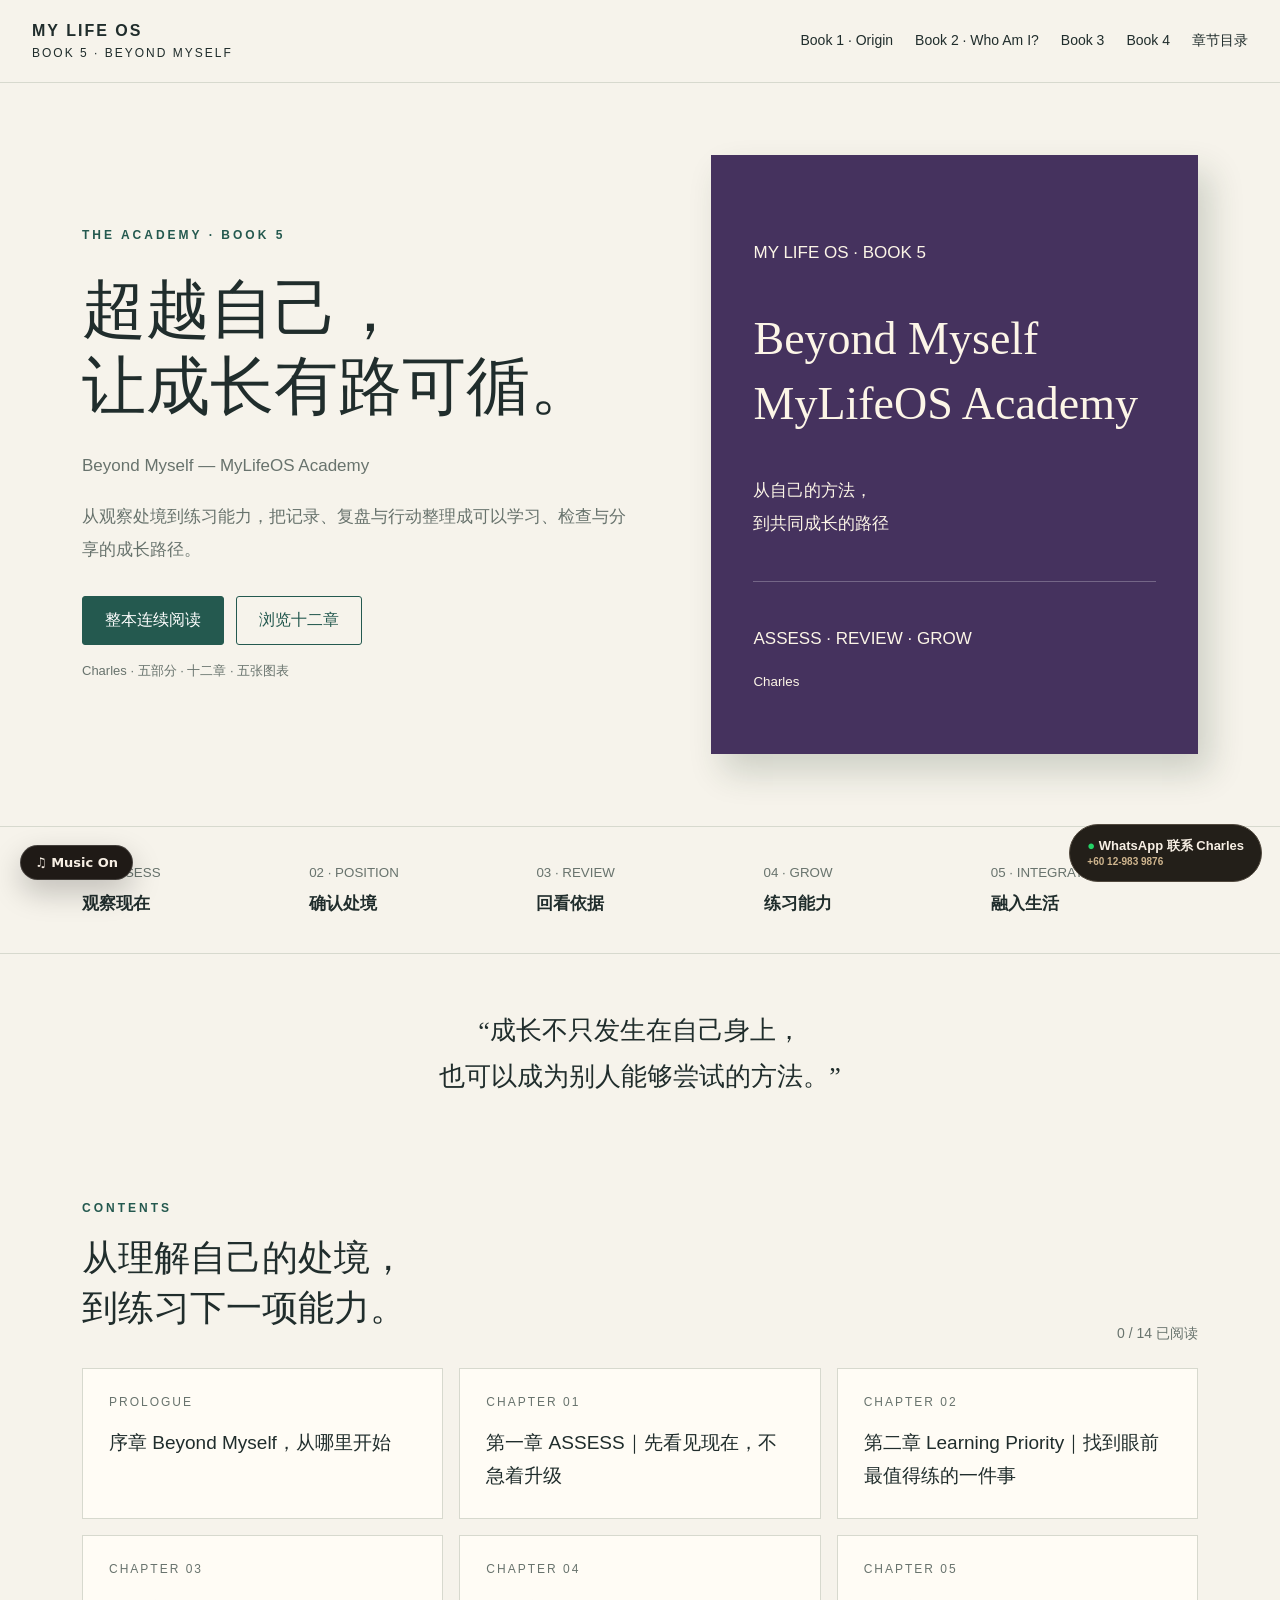
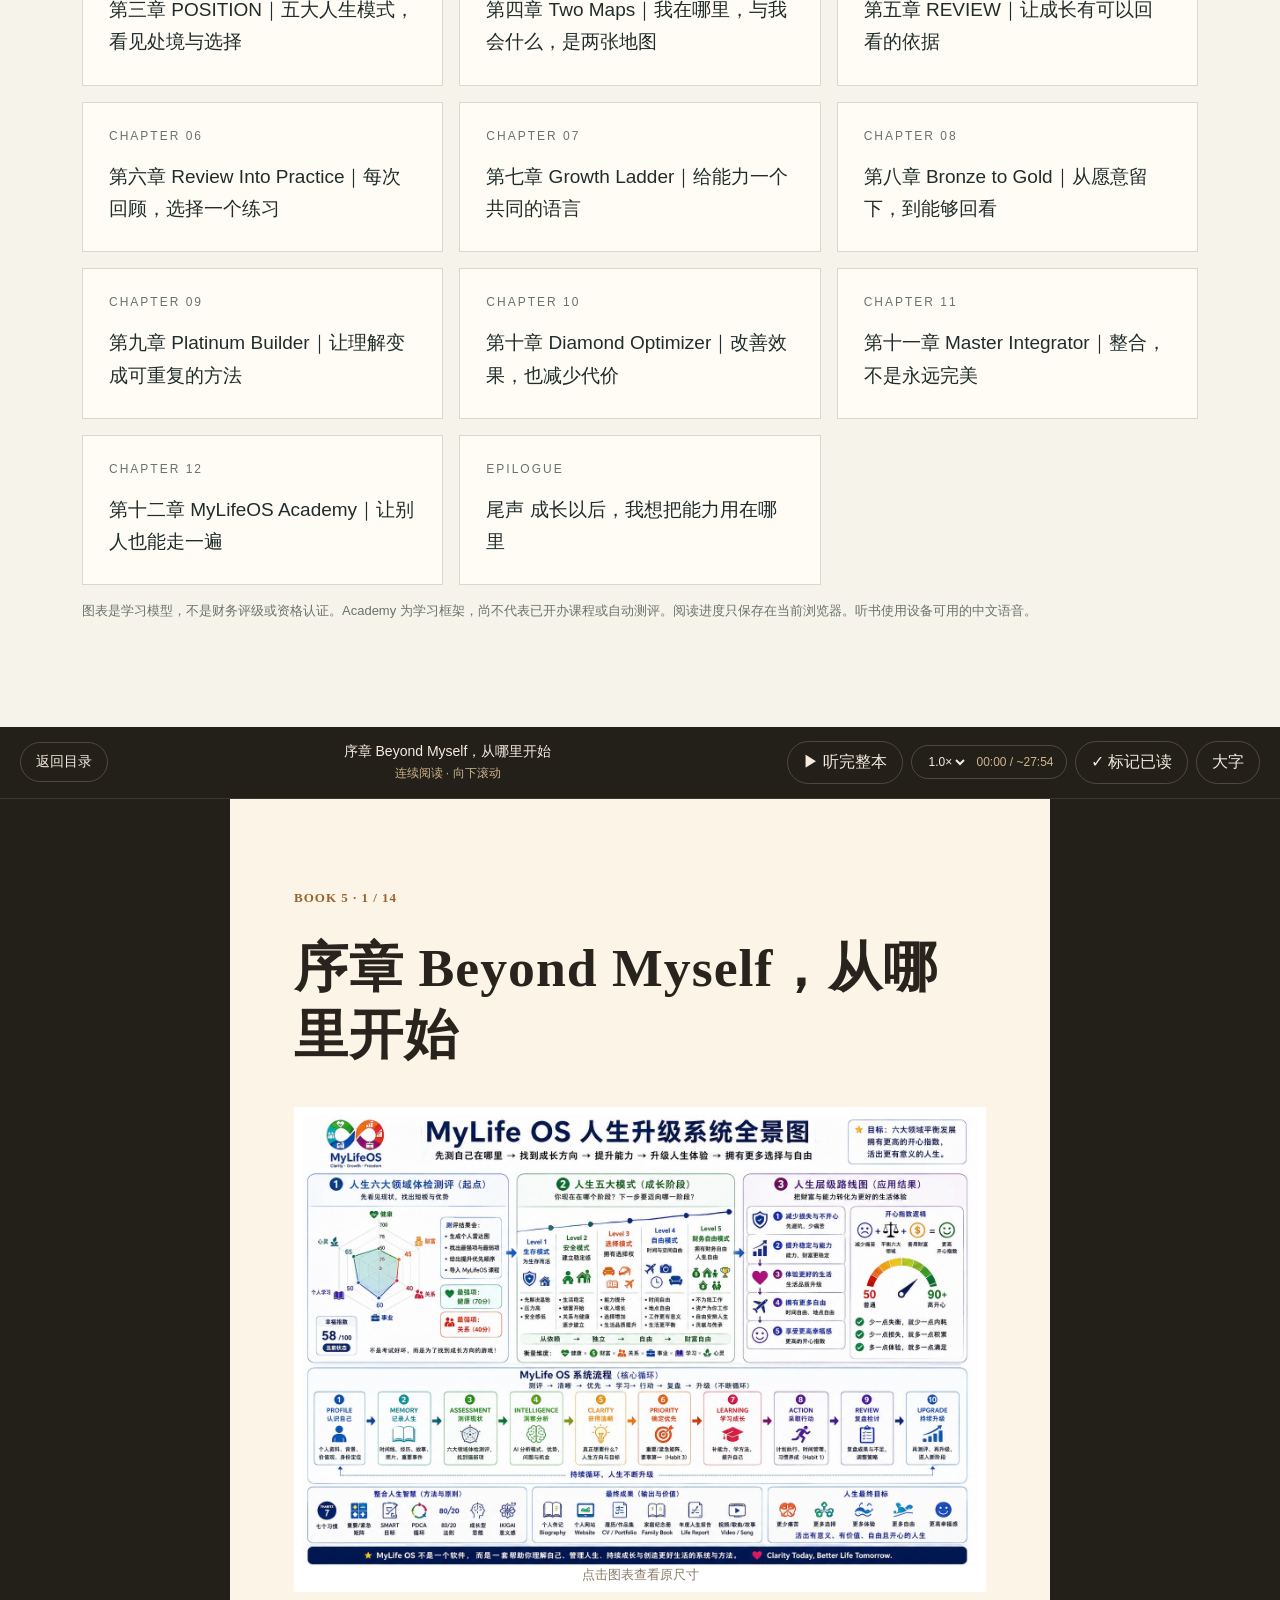
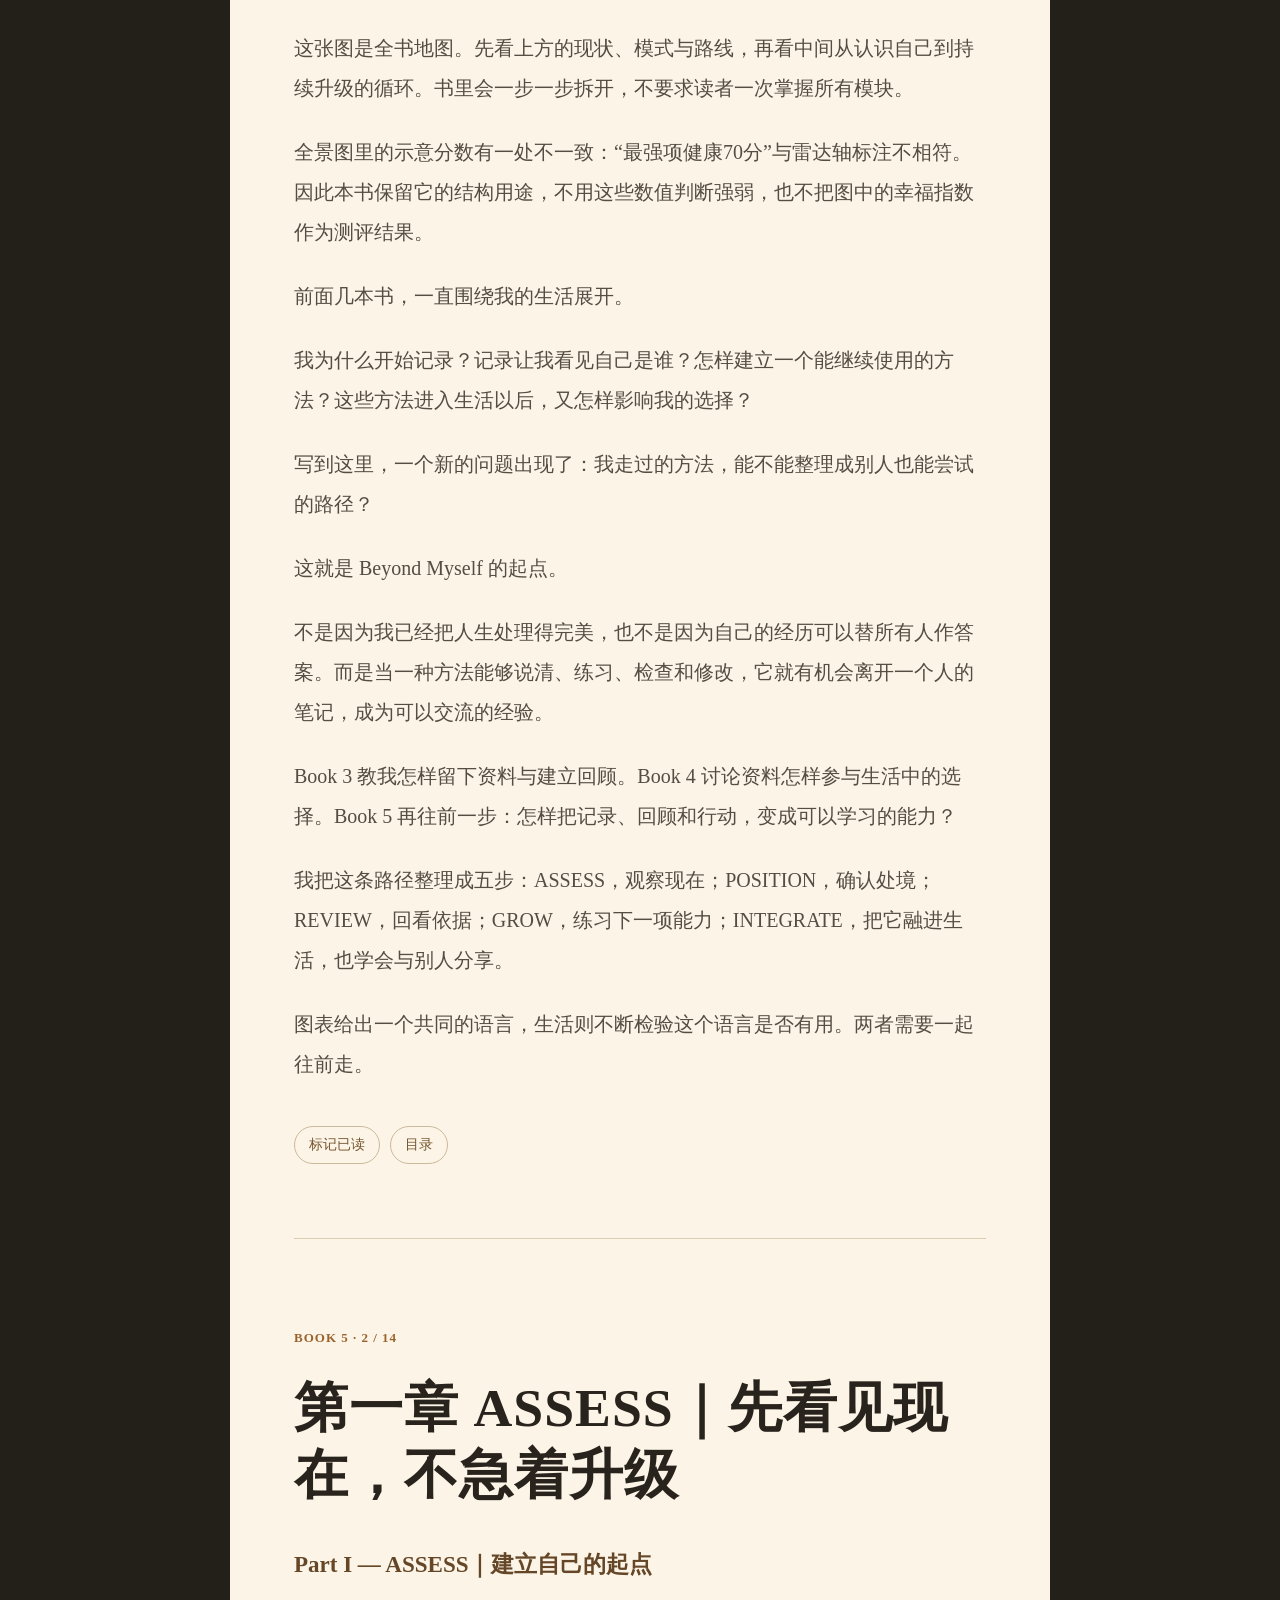
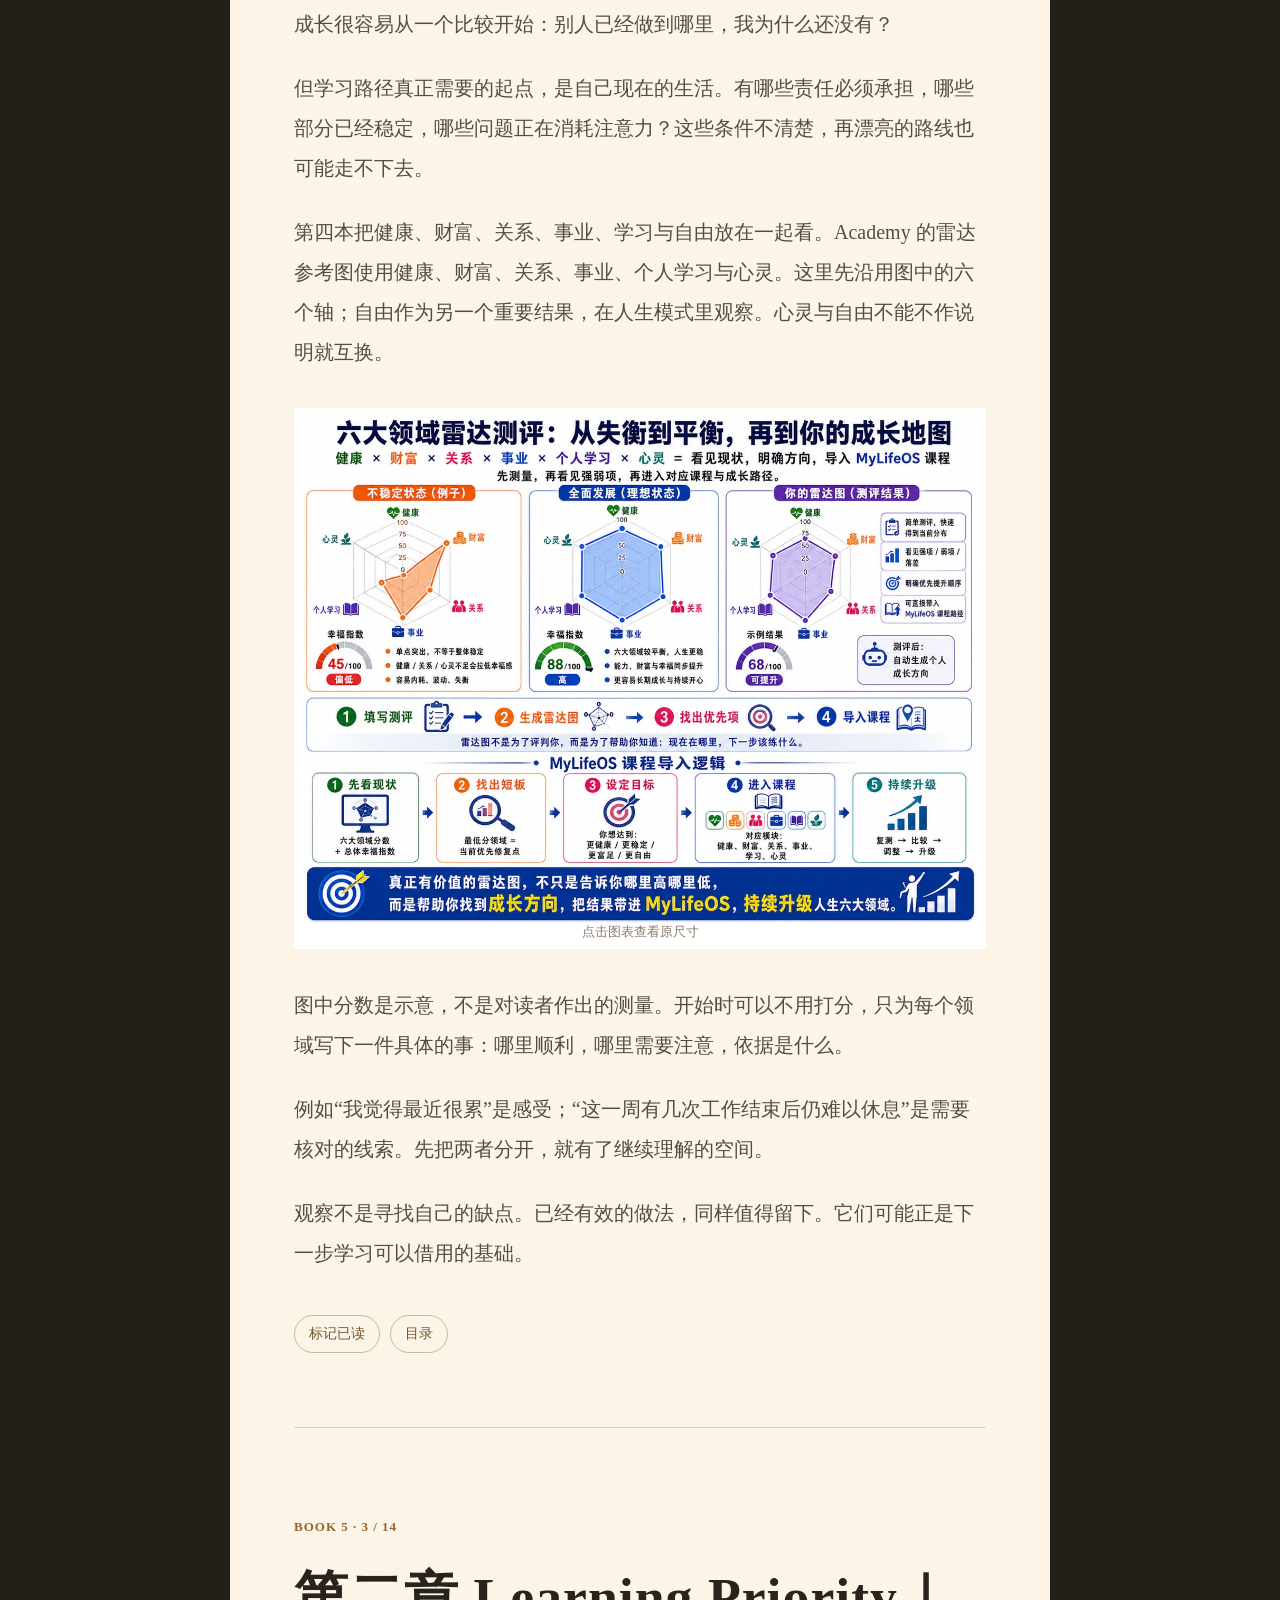
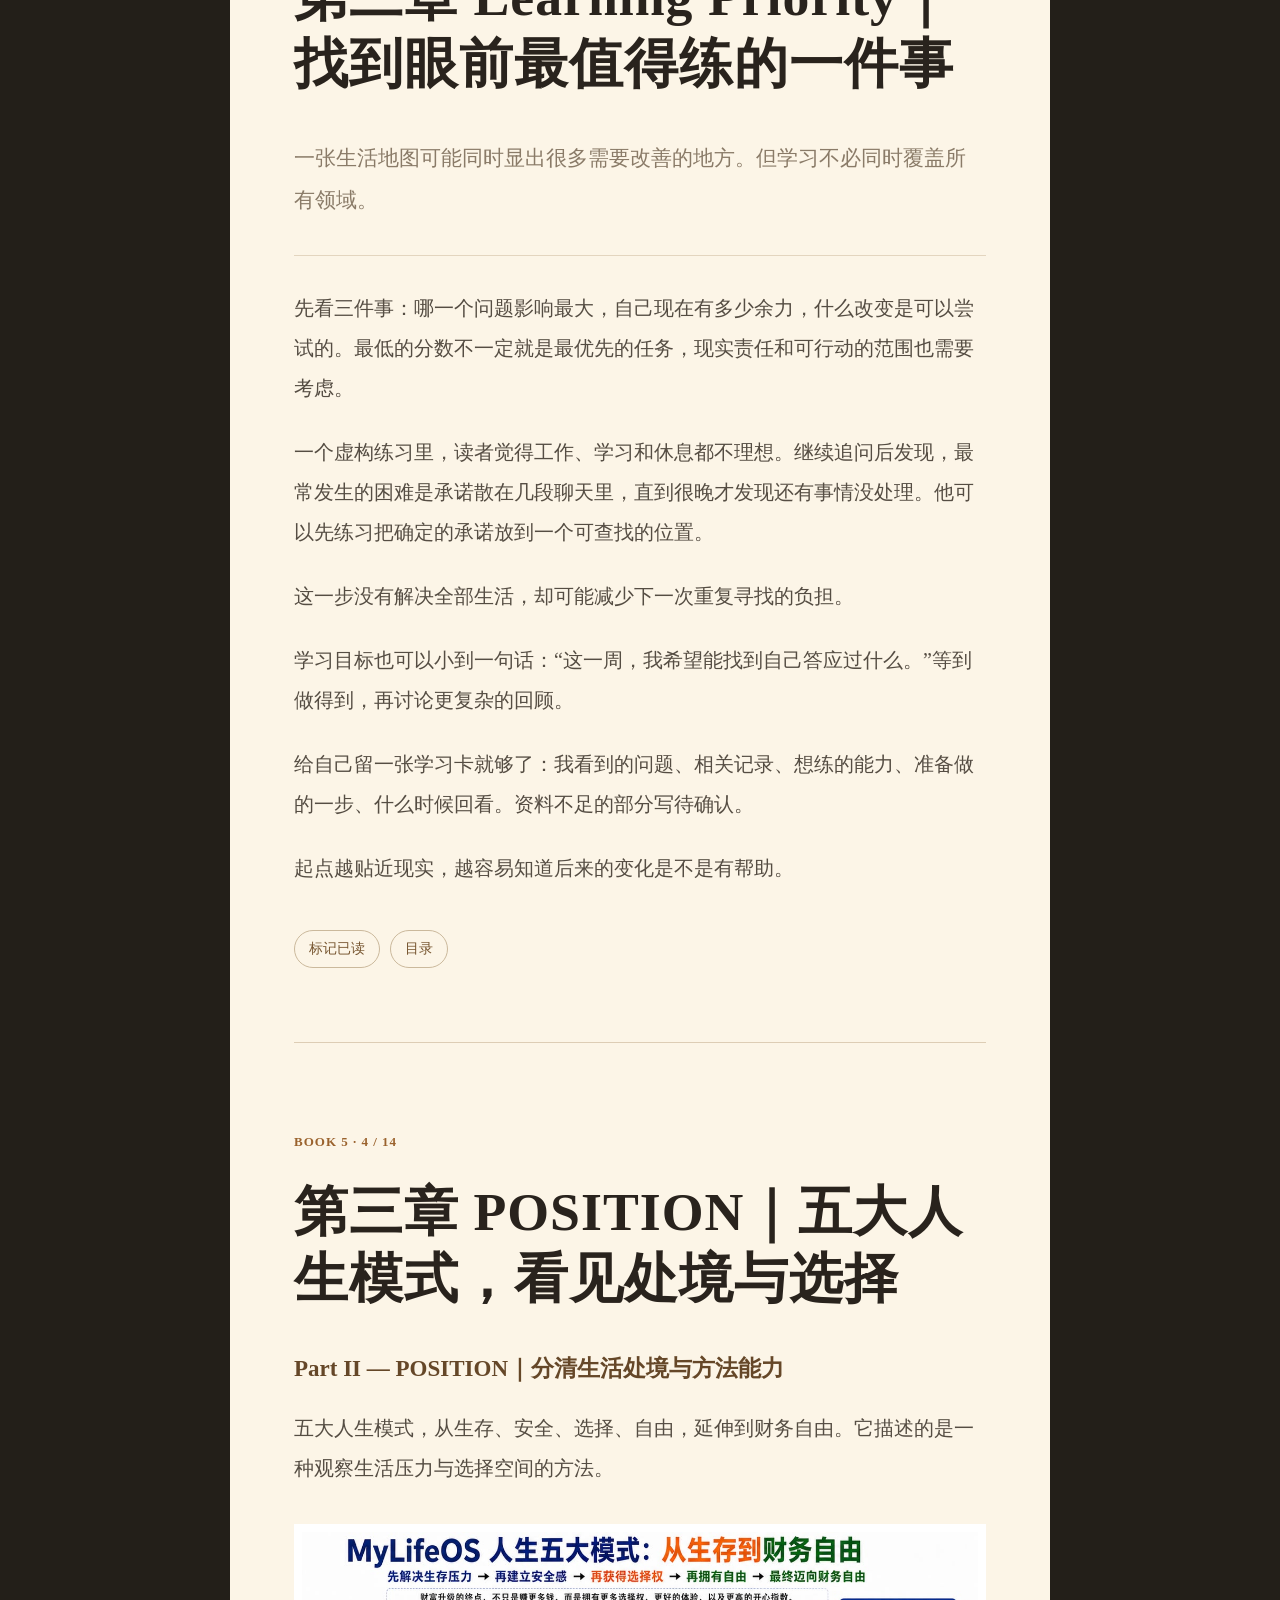
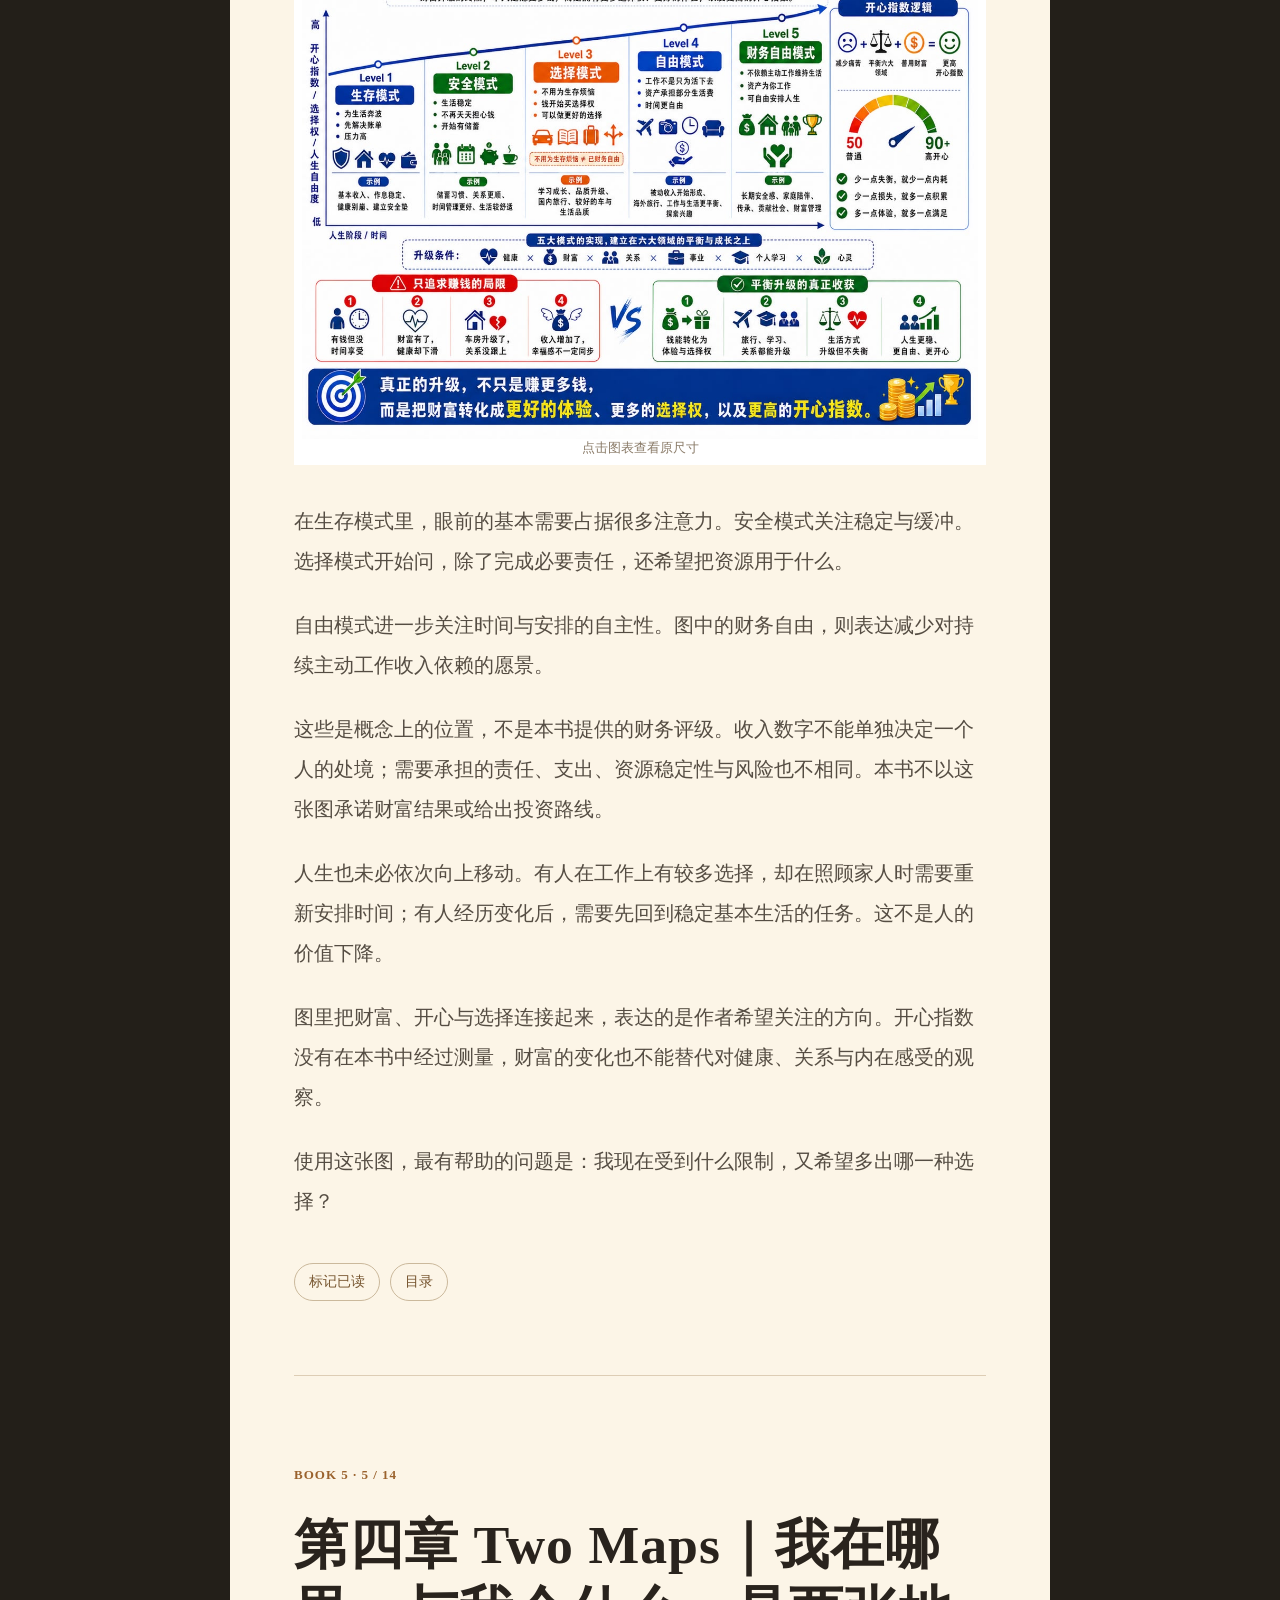
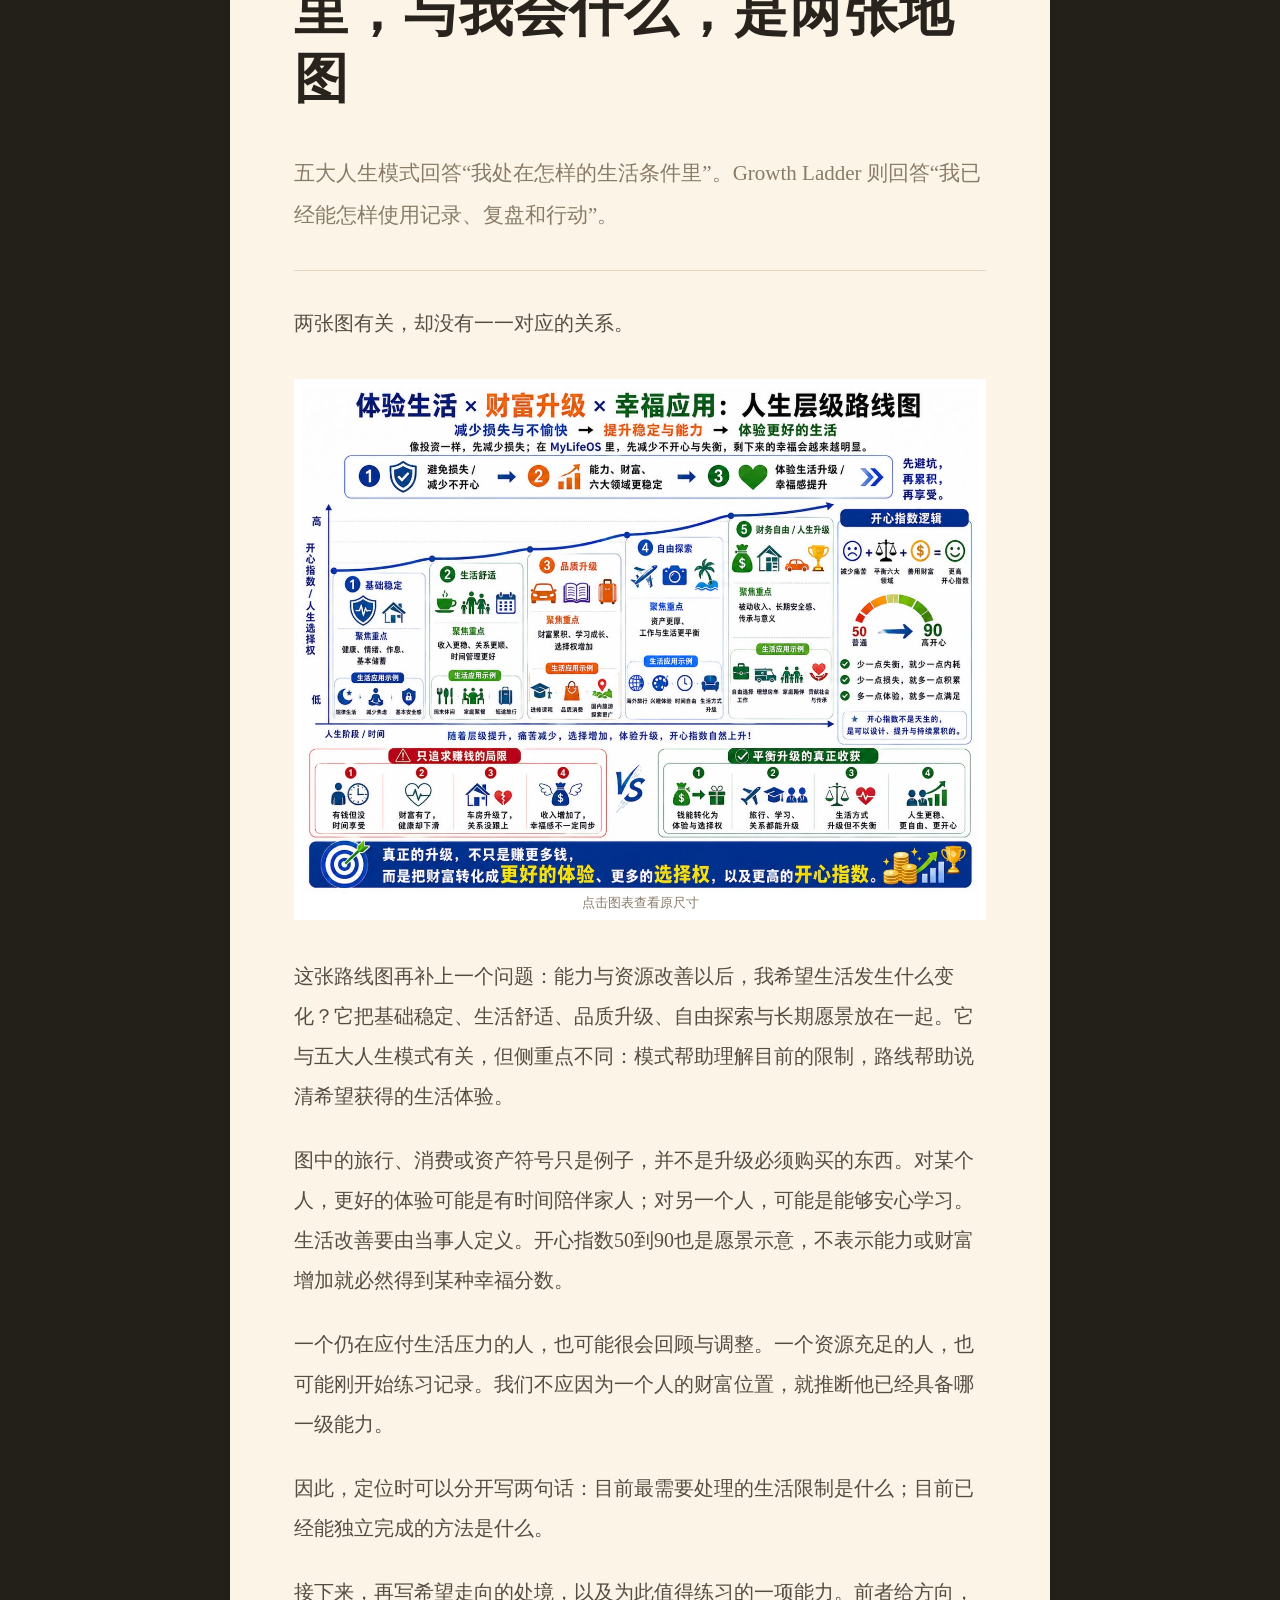
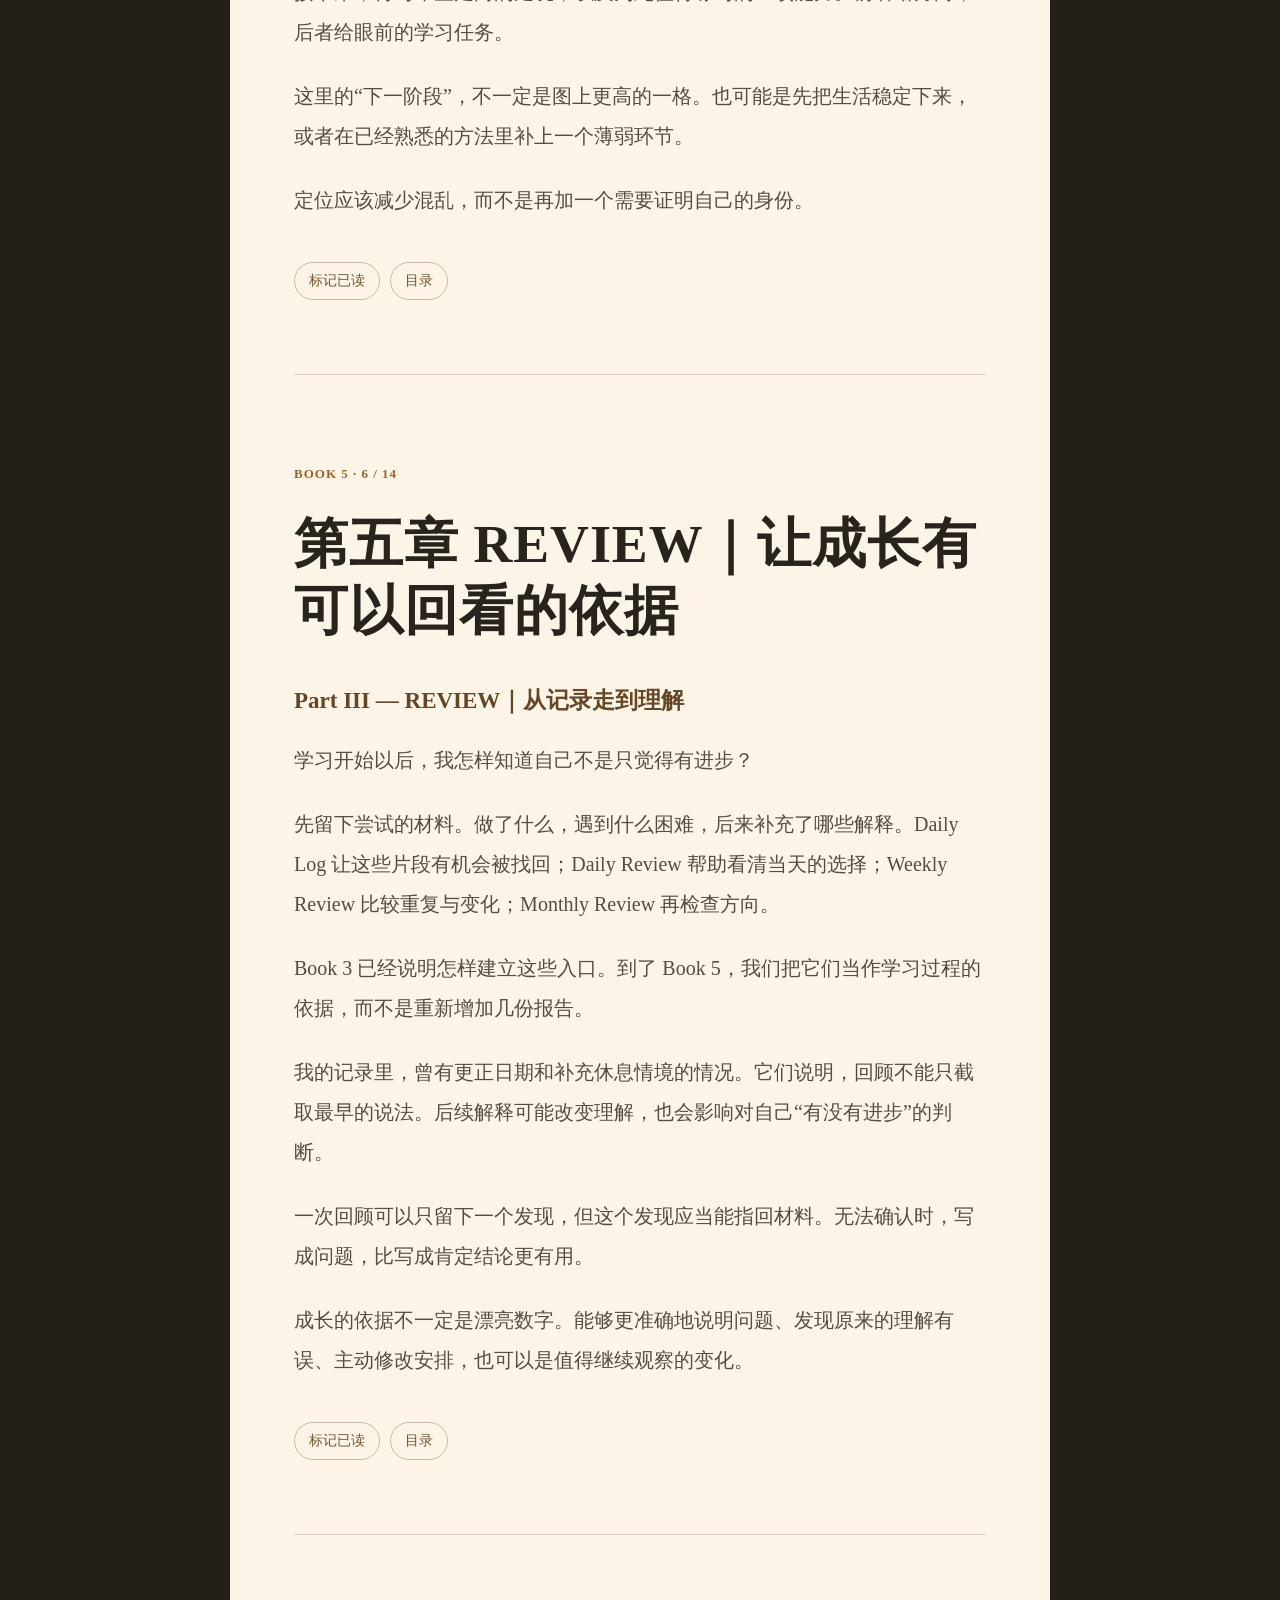
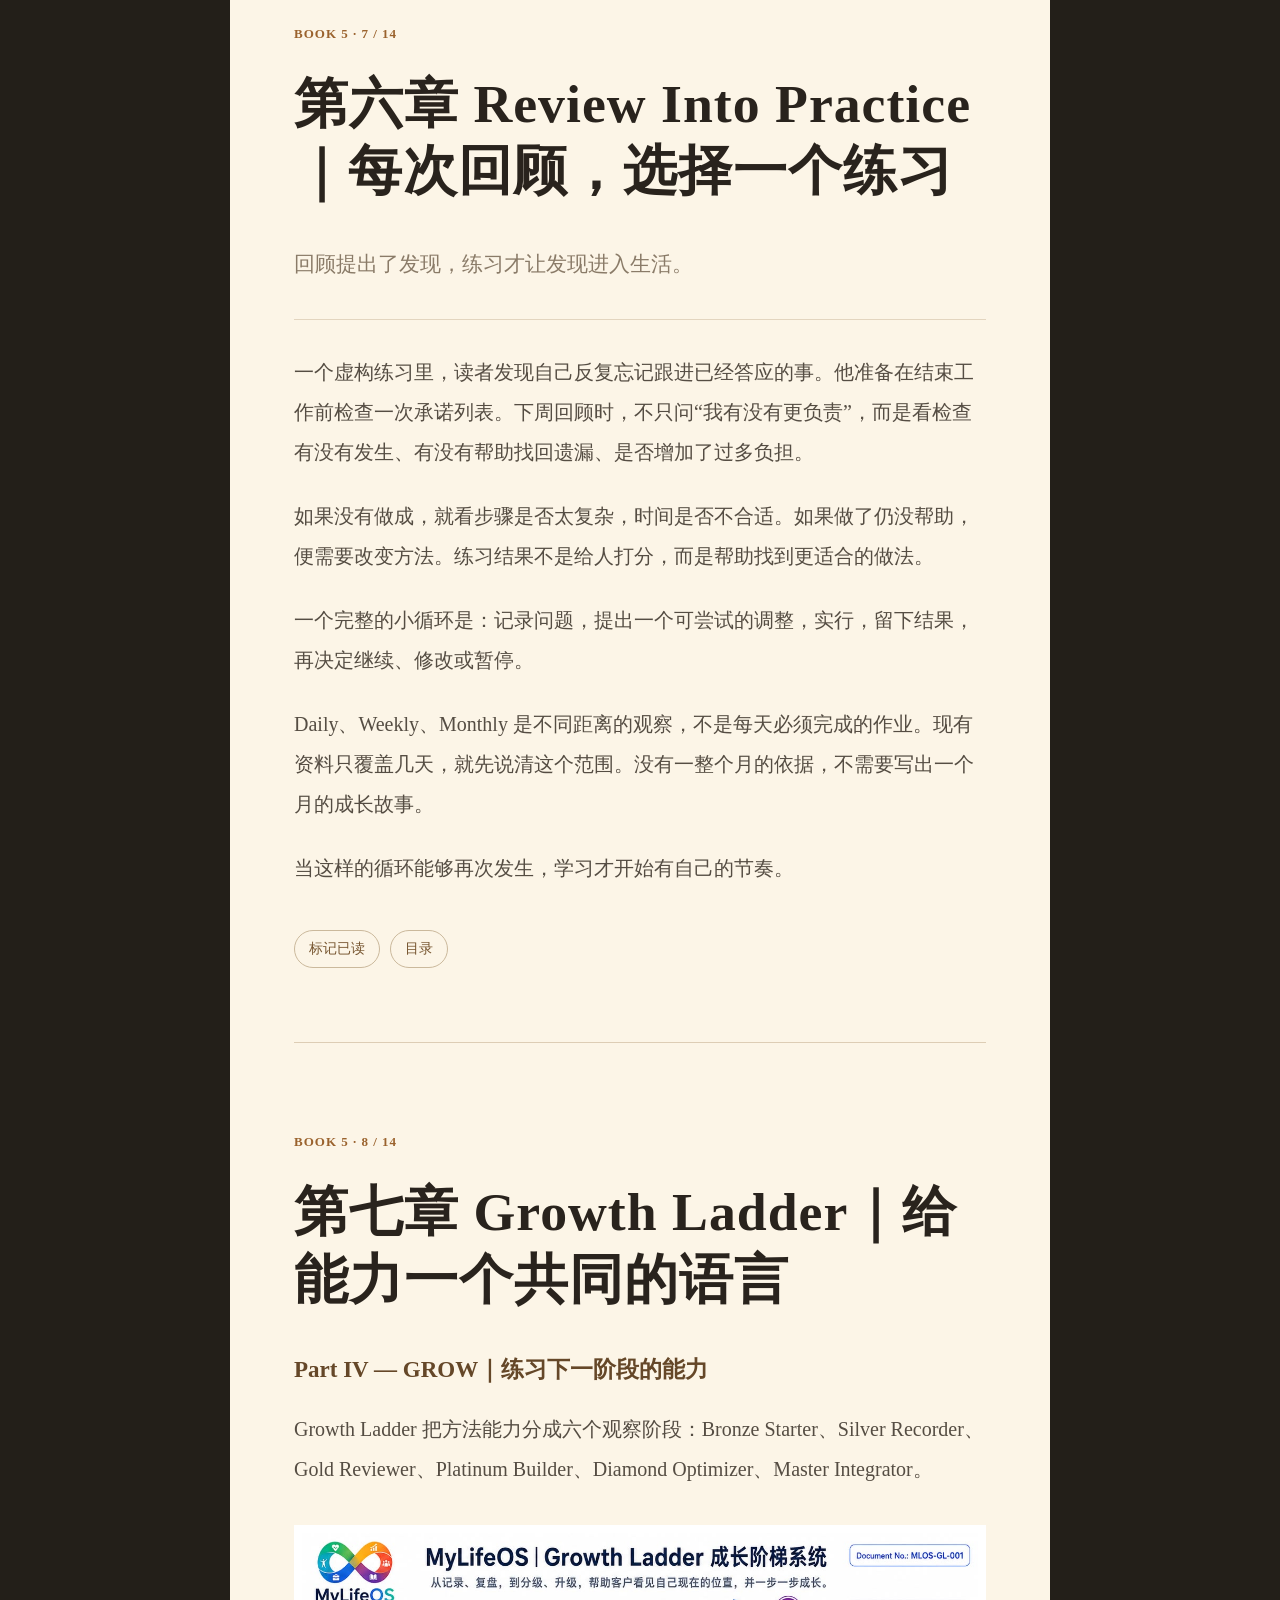
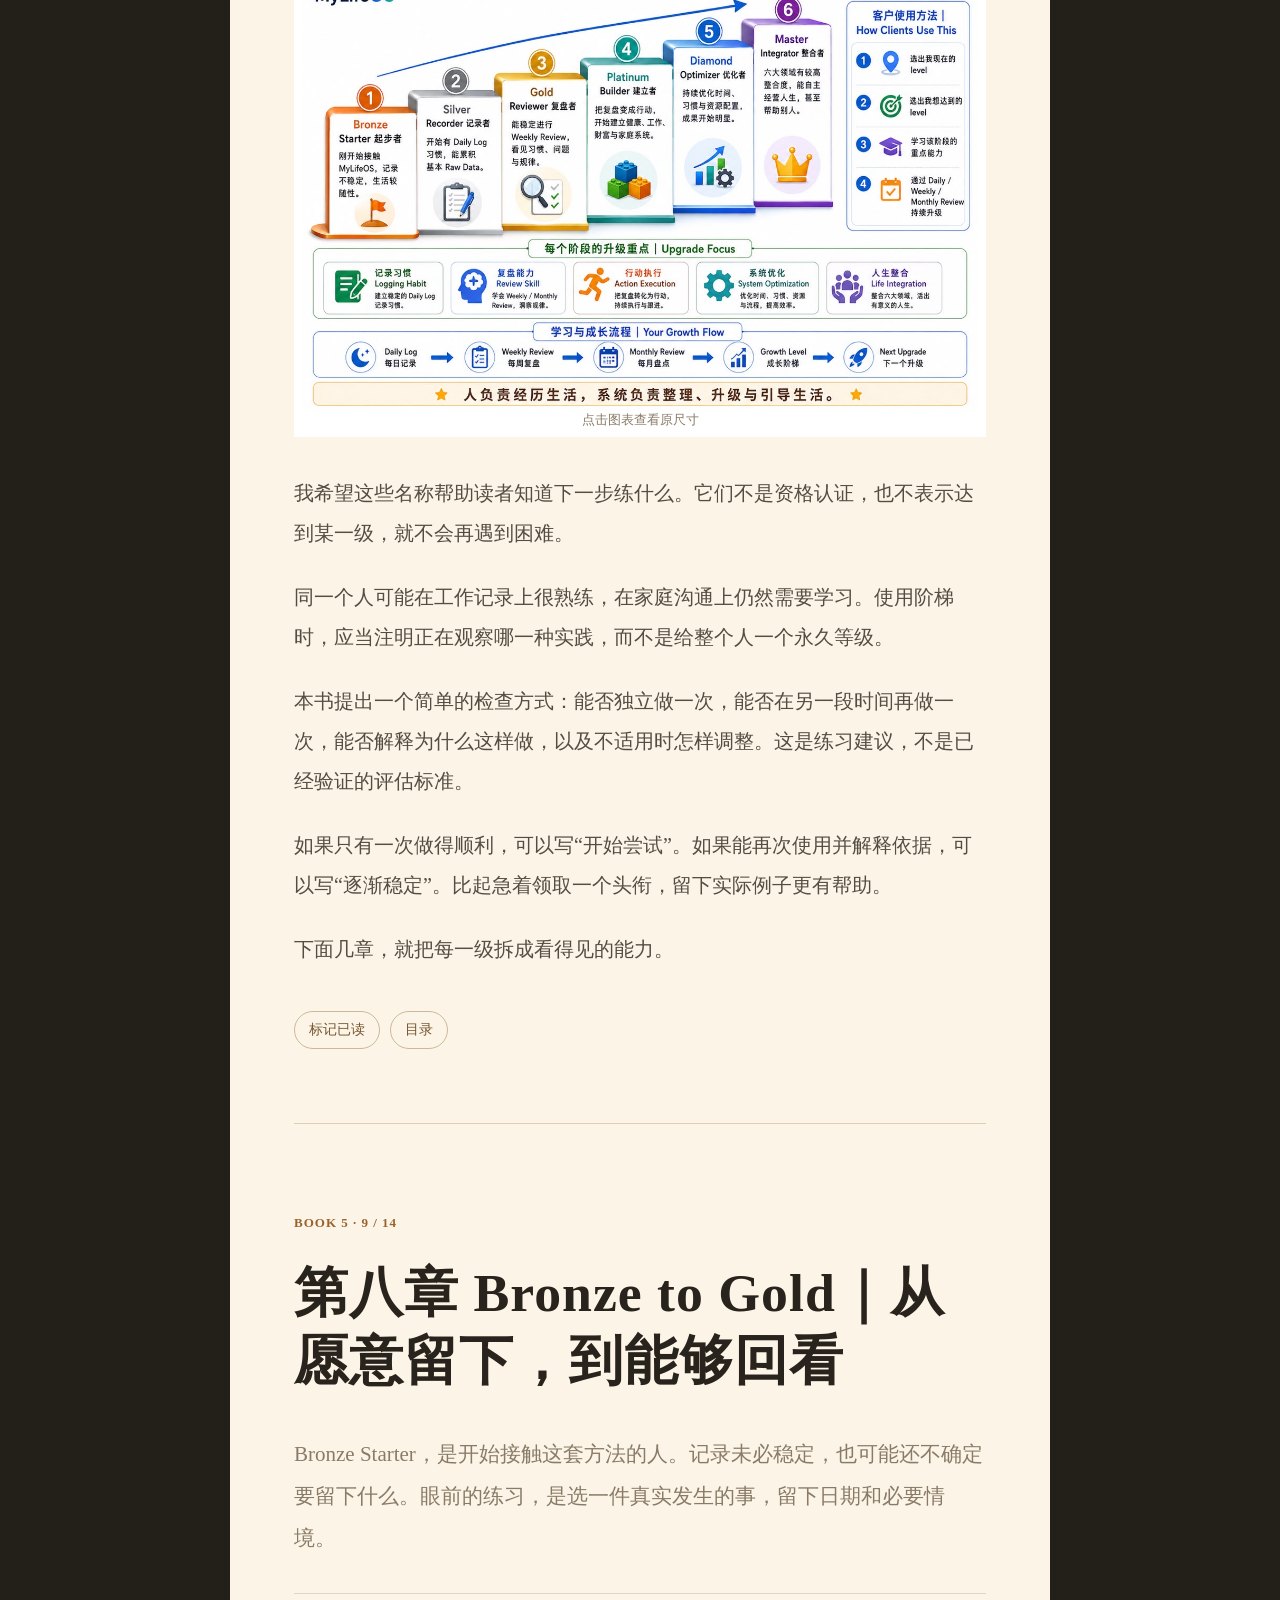
<file: book5.html>
<!doctype html>
<html lang="zh-Hans"><head><meta charset="utf-8"><meta name="viewport" content="width=device-width,initial-scale=1"><title>Book 5 — Beyond Myself — MyLifeOS Academy</title><meta name="description" content="Beyond Myself — MyLifeOS Academy：从六大领域观察、人生模式定位，到 Growth Ladder 的记录、复盘、建立、优化与整合。"><style>
:root{--paper:#f6f3eb;--ink:#202d2c;--muted:#68736d;--line:#d7d9ce;--green:#24594f}*{box-sizing:border-box}html{scroll-behavior:smooth}body{margin:0;background:var(--paper);color:var(--ink);font-family:'Microsoft YaHei',sans-serif}button,a{touch-action:manipulation}a{color:inherit}button{font:inherit;cursor:pointer}a:focus-visible,button:focus-visible{outline:3px solid #bd8e40;outline-offset:5px}.shell{max-width:1180px;margin:auto;padding:0 32px}header{border-bottom:1px solid var(--line);padding:22px 32px;display:flex;align-items:center;justify-content:space-between;gap:20px}.brand{font-weight:800;letter-spacing:2px;text-decoration:none}.brand span{font-weight:400;font-size:12px;display:block;margin-top:6px}nav{display:flex;gap:22px;font-size:14px}nav a{text-decoration:none}.hero{display:grid;grid-template-columns:1.15fr 1fr;gap:70px;align-items:center;padding-top:72px;padding-bottom:72px}.kicker{font-size:12px;letter-spacing:3px;color:var(--green);font-weight:700}h1,h2,.reader h2{font-family:Georgia,'SimSun',serif;font-weight:500}h1{font-size:clamp(38px,5vw,64px);line-height:1.2;margin:24px 0}h2{font-size:36px;line-height:1.4}p{font-size:17px;line-height:1.95}.lead{color:var(--muted);max-width:560px}.buttons{display:flex;gap:12px;flex-wrap:wrap;margin-top:30px}.button{padding:13px 22px;border:1px solid var(--green);text-decoration:none;display:inline-block;border-radius:3px;background:transparent;color:var(--green)}.primary{background:var(--green);color:white}.overview{margin:0;background:white;padding:12px;box-shadow:10px 16px 35px #203c2520;transform:rotate(1deg)}.overview img{display:block;width:100%;max-height:550px;object-fit:contain}.overview figcaption{font-size:13px;text-align:center;padding:12px;color:var(--muted)}.flow{border-block:1px solid var(--line);padding:38px 0}.flow-grid{display:grid;grid-template-columns:repeat(5,1fr);gap:20px}.flow-grid small{color:var(--muted);display:block;margin-bottom:12px}.flow-grid strong{font-size:17px}.quote{text-align:center;padding:54px 20px;font-family:Georgia,'SimSun',serif;font-size:26px;line-height:1.8;max-width:850px;margin:auto}.contents{padding-top:30px;padding-bottom:90px}.section-head{display:flex;align-items:end;justify-content:space-between;gap:20px;margin-bottom:25px}.section-head h2{margin:10px 0}.count{font-size:14px;color:var(--muted)}.grid{display:grid;grid-template-columns:repeat(3,1fr);gap:16px}.chapter{background:#fffcf5;border:1px solid var(--line);padding:26px;text-align:left;min-height:150px;transition:background .2s,transform .2s}.chapter:hover{background:#edf0e6;transform:translateY(-3px)}.chapter small{display:block;color:var(--muted);margin-bottom:18px;font-size:12px;letter-spacing:2px}.chapter strong{font-size:19px;line-height:1.7;font-weight:500}.chapter.read small:after{content:' · 已读';color:var(--green)}footer{border-top:1px solid var(--line);padding:28px 0;color:var(--muted);font-size:14px}.reader{position:fixed;inset:0;background:var(--paper);z-index:10;overflow:auto}.reader[hidden]{display:none}.toolbar{position:sticky;top:0;background:#f6f3ebf5;border-bottom:1px solid var(--line);padding:14px 24px;display:flex;align-items:center;justify-content:space-between;gap:14px;z-index:1}.toolbar button{border:1px solid var(--line);background:transparent;padding:9px 12px;border-radius:3px}.toolbar-actions{display:flex;gap:8px;flex-wrap:wrap}.reader article{max-width:800px;margin:50px auto;padding:0 28px}.reader h2{font-size:36px}.reader p{font-family:'Microsoft YaHei',sans-serif;font-size:19px;line-height:2.05;margin:25px 0}.reader h3{font-size:23px;margin-top:40px}.reader figure{margin:36px 0}.reader img{width:100%;height:auto}.reader figcaption{font-size:13px;color:var(--muted);text-align:center}.reader-bottom{display:flex;justify-content:space-between;gap:15px;margin:60px 0}.reader-bottom button:disabled{opacity:.35;cursor:default}.notice{font-size:13px!important;color:var(--muted)}#audioStatus{font-size:13px;color:var(--muted)}@media(max-width:760px){header{padding:18px;align-items:start}nav{gap:12px;flex-wrap:wrap;justify-content:end}.shell{padding-inline:20px}.hero{grid-template-columns:1fr;gap:35px;padding-top:36px;padding-bottom:40px}.overview{transform:none}.flow-grid{grid-template-columns:repeat(3,1fr);row-gap:28px}.grid{grid-template-columns:1fr}.section-head{align-items:start;flex-direction:column}.toolbar{padding:12px;align-items:start}.toolbar-actions{justify-content:end}.reader article{margin:30px auto;padding:0 22px}.reader h2{font-size:29px}.reader p{font-size:18px}.quote{font-size:22px}h2{font-size:30px}}@media(prefers-reduced-motion:reduce){html{scroll-behavior:auto}.chapter{transition:none}}@media print{header,.hero,.flow,.quote,.contents,footer,.toolbar,.reader-bottom{display:none}.reader{position:static;overflow:visible}.reader article{max-width:none}.reader img{max-height:90vh;object-fit:contain}}
.reader{position:relative;inset:auto;overflow:visible;z-index:auto}.reading-chapter{padding:44px 0;border-bottom:1px solid var(--line);scroll-margin-top:95px}.chapter{text-decoration:none;display:block}.reader.large p{font-size:23px}.reading-chapter h2{margin-top:0}.reading-chapter .chapter-tools{display:flex;gap:10px;flex-wrap:wrap}.reading-chapter .chapter-tools button{padding:9px 14px;border:1px solid var(--line);background:transparent;font:inherit}.toolbar a{text-decoration:none;font-size:14px}.reader article{margin-top:0}.reader .notice{font-size:13px}.reader-bottom{display:none}
/* Book 1 paper reader: one continuous document, dark surrounding desk. */
.reader{background:#231f19;color:#29231d;padding-bottom:0}.reader .toolbar{background:#231f19;color:#f5ecdf;border-color:#3d372e;min-height:70px;padding:14px 20px}.reader .toolbar a,.reader .toolbar button{border:1px solid #51493e;border-radius:999px;padding:10px 15px;color:#f5ecdf;background:transparent}.reader .toolbar .count{color:#cfb58e;font-size:13px}.reader article{width:min(820px,100%);max-width:820px;padding:0 64px;margin:0 auto;background:#fcf5e7;min-height:100vh}.reader .reading-chapter{padding:86px 0 74px;border-bottom:1px solid #ddcdb5;scroll-margin-top:70px}.reader .reading-chapter>.kicker{font-size:13px;color:#9a622d;letter-spacing:1px;font-family:Georgia,'SimSun',serif;margin:0 0 24px}.reader h2{font-family:'Noto Serif SC','Songti SC','SimSun',serif;font-size:clamp(34px,4.2vw,56px);font-weight:600;line-height:1.25;margin:0 0 38px;letter-spacing:1px}.reader p{font-family:'Noto Serif SC','Songti SC','SimSun',serif;font-size:20px;line-height:2;color:#554d43;margin:24px 0}.reader .reading-chapter>h2+p{font-size:21px;color:#8a7b68;border-bottom:1px solid #e3d5bf;padding-bottom:34px;margin-bottom:32px}.reader h3{font-family:'SimSun',serif;color:#654728}.reader .chapter-tools{margin-top:42px;align-items:center}.reader .chapter-tools button,.reader .chapter-tools a{border-radius:999px;border:1px solid #cbb99c;color:#775630;font-family:inherit;font-size:14px;padding:9px 14px;background:transparent}.reader figcaption{color:#8a7b68}.reader.large p{font-size:24px}.reader #audioStatus{margin:0;padding:0;font-family:inherit}.reader #audioStatus:not(:empty){padding-top:20px;font-size:14px}.reader figure{background:#fff;padding:8px;margin:36px 0}.reader img{display:block}.reader:has(:target){min-height:100vh}@media(max-width:760px){.reader article{padding:0 24px}.reader .reading-chapter{padding:48px 0}.reader h2{font-size:36px}.reader p{font-size:19px}.reader .toolbar{padding:10px 12px;min-height:64px}.reader .toolbar .count{font-size:12px}.reader .toolbar a,.reader .toolbar button{padding:9px 11px}.reader .reading-chapter>h2+p{font-size:20px}}@media print{.reader{background:white}.reader article{width:100%;padding:0;background:white}.reader .chapter-tools{display:none}}
.reader-heading{text-align:center;flex:1;font-size:14px}.reader-heading small{display:block;color:#cfb58e;font-size:12px;margin-top:4px}.audio-clock{display:flex;align-items:center;gap:8px;border:1px solid #51493e;border-radius:999px;padding:8px 12px;font-size:12px;color:#cfb58e}.audio-clock select{color:#f5ecdf;background:#231f19;border:0;font:inherit}.toolbar button:disabled{opacity:.5}.reader .toolbar{flex-wrap:wrap}.reader .toolbar-actions{align-items:center}@media(max-width:760px){.reader-heading{order:-1;flex-basis:100%}.reader .toolbar-actions{gap:5px}.audio-clock{padding:7px}.reader .reading-chapter{scroll-margin-top:150px}}.readalong-active{background:linear-gradient(transparent 8%,#ead3a4 8%,#ead3a4 94%,transparent 94%);border-radius:4px;box-shadow:0 0 0 5px #ead3a455;scroll-margin-block:160px}.wa-contact{position:fixed;right:18px;bottom:18px;z-index:60;background:#231f19;color:#f7efe4;border:1px solid #51493e;border-radius:32px;padding:12px 17px;text-decoration:none;font:600 13px/1.4 sans-serif}.wa-contact small{display:block;color:#cfb58e;font-size:10px}.wa-contact span{color:#24d366}.reader article{padding-bottom:80px}@media(max-width:600px){.wa-contact{right:10px;bottom:12px;padding:9px 12px;font-size:11px}}@media print{.wa-contact,.bgm-toggle{display:none!important}} .book-cover{background:#45325e;color:#fcf5e7;padding:64px 42px;min-height:460px;box-shadow:12px 18px 32px #203c2530}.book-cover h2{font-size:46px}.book-cover hr{border:0;border-top:1px solid #ffffff40;margin:40px 0}.reader pre{white-space:pre-wrap;overflow-wrap:anywhere;padding:20px;background:#eee5d3;font-size:17px;line-height:1.9;border-left:3px solid #9a622d}.reader pre code{font:inherit}</style><style>.chapter-tools button,#size,#count{display:none}html.enhanced .chapter-tools button,html.enhanced #size,html.enhanced #count{display:inline-block}</style></head><body>
<header><a class="brand" href="#top">MY LIFE OS<span>BOOK 5 · BEYOND MYSELF</span></a><nav aria-label="书籍导航"><a href="https://charlessoon9876-ai.github.io/mylifeos-try-version/">Book 1 · Origin</a><a href="book2.html">Book 2 · Who Am I?</a><a href="book3.html">Book 3</a><a href="book4.html">Book 4</a><a href="#chapters">章节目录</a></nav></header>
<main id="top"><section class="shell hero"><div><p class="kicker">THE ACADEMY · BOOK 5</p><h1>超越自己，<br>让成长有路可循。</h1><p class="lead">Beyond Myself — MyLifeOS Academy</p><p class="lead">从观察处境到练习能力，把记录、复盘与行动整理成可以学习、检查与分享的成长路径。</p><div class="buttons"><a class="button primary" href="#read-0">整本连续阅读</a><a class="button" href="#chapters">浏览十二章</a></div><p class="notice">Charles · 五部分 · 十二章 · 五张图表</p></div><div class="book-cover"><p>MY LIFE OS · BOOK 5</p><h2>Beyond Myself<br>MyLifeOS Academy</h2><p>从自己的方法，<br>到共同成长的路径</p><hr><p>ASSESS · REVIEW · GROW</p><small>Charles</small></div></section>
<section class="flow"><div class="shell flow-grid"><div><small>01 · ASSESS</small><strong>观察现在</strong></div><div><small>02 · POSITION</small><strong>确认处境</strong></div><div><small>03 · REVIEW</small><strong>回看依据</strong></div><div><small>04 · GROW</small><strong>练习能力</strong></div><div><small>05 · INTEGRATE</small><strong>融入生活</strong></div></div></section>
<blockquote class="quote">“成长不只发生在自己身上，<br>也可以成为别人能够尝试的方法。”</blockquote>
<section class="shell contents" id="chapters"><div class="section-head"><div><p class="kicker">CONTENTS</p><h2>从理解自己的处境，<br>到练习下一项能力。</h2></div><span class="count" id="count">0 / 14 已阅读</span></div><div class="grid" id="grid"><a class="chapter" href="#read-0"><small>PROLOGUE</small><strong>序章 Beyond Myself，从哪里开始</strong></a><a class="chapter" href="#read-1"><small>CHAPTER 01</small><strong>第一章 ASSESS｜先看见现在，不急着升级</strong></a><a class="chapter" href="#read-2"><small>CHAPTER 02</small><strong>第二章 Learning Priority｜找到眼前最值得练的一件事</strong></a><a class="chapter" href="#read-3"><small>CHAPTER 03</small><strong>第三章 POSITION｜五大人生模式，看见处境与选择</strong></a><a class="chapter" href="#read-4"><small>CHAPTER 04</small><strong>第四章 Two Maps｜我在哪里，与我会什么，是两张地图</strong></a><a class="chapter" href="#read-5"><small>CHAPTER 05</small><strong>第五章 REVIEW｜让成长有可以回看的依据</strong></a><a class="chapter" href="#read-6"><small>CHAPTER 06</small><strong>第六章 Review Into Practice｜每次回顾，选择一个练习</strong></a><a class="chapter" href="#read-7"><small>CHAPTER 07</small><strong>第七章 Growth Ladder｜给能力一个共同的语言</strong></a><a class="chapter" href="#read-8"><small>CHAPTER 08</small><strong>第八章 Bronze to Gold｜从愿意留下，到能够回看</strong></a><a class="chapter" href="#read-9"><small>CHAPTER 09</small><strong>第九章 Platinum Builder｜让理解变成可重复的方法</strong></a><a class="chapter" href="#read-10"><small>CHAPTER 10</small><strong>第十章 Diamond Optimizer｜改善效果，也减少代价</strong></a><a class="chapter" href="#read-11"><small>CHAPTER 11</small><strong>第十一章 Master Integrator｜整合，不是永远完美</strong></a><a class="chapter" href="#read-12"><small>CHAPTER 12</small><strong>第十二章 MyLifeOS Academy｜让别人也能走一遍</strong></a><a class="chapter" href="#read-13"><small>EPILOGUE</small><strong>尾声 成长以后，我想把能力用在哪里</strong></a></div><p class="notice">图表是学习模型，不是财务评级或资格认证。Academy 为学习框架，尚不代表已开办课程或自动测评。阅读进度只保存在当前浏览器。听书使用设备可用的中文语音。</p></section></main>
<section class="reader" id="reader" aria-label="全书连续阅读"><div class="toolbar"><a href="#chapters">返回目录</a><div class="reader-heading"><span id="currentChapter">序章</span><small>连续阅读 · 向下滚动</small></div><div class="toolbar-actions"><button id="listenTop" disabled>▶ 听完整本</button><label class="audio-clock"><select id="speechRate" aria-label="朗读语速"><option value="0.8">0.8×</option><option value="1" selected>1.0×</option><option value="1.2">1.2×</option><option value="1.5">1.5×</option></select><span id="speechTime" title="全书已播放时间 / 全书估算时长">00:00 / ~00:00</span></label><button id="markTop" disabled>✓ 标记已读</button><button id="size" aria-pressed="false">大字</button></div></div><article><p id="audioStatus" role="status"></p><div id="body"><section class="reading-chapter" id="read-0" aria-labelledby="title-0"><p class="kicker">BOOK 5 · 1 / 14</p><h2 id="title-0">序章 Beyond Myself，从哪里开始</h2><figure><a href="assets/book5-overview.png" target="_blank" rel="noopener"><img loading="lazy" src="assets/book5-overview.png" alt="MyLifeOS 人生升级系统全景图：观察现状、确定优先、学习、行动与复盘"></a><figcaption>点击图表查看原尺寸</figcaption></figure><p>这张图是全书地图。先看上方的现状、模式与路线，再看中间从认识自己到持续升级的循环。书里会一步一步拆开，不要求读者一次掌握所有模块。</p><p>全景图里的示意分数有一处不一致：“最强项健康70分”与雷达轴标注不相符。因此本书保留它的结构用途，不用这些数值判断强弱，也不把图中的幸福指数作为测评结果。</p><p>前面几本书，一直围绕我的生活展开。</p><p>我为什么开始记录？记录让我看见自己是谁？怎样建立一个能继续使用的方法？这些方法进入生活以后，又怎样影响我的选择？</p><p>写到这里，一个新的问题出现了：我走过的方法，能不能整理成别人也能尝试的路径？</p><p>这就是 Beyond Myself 的起点。</p><p>不是因为我已经把人生处理得完美，也不是因为自己的经历可以替所有人作答案。而是当一种方法能够说清、练习、检查和修改，它就有机会离开一个人的笔记，成为可以交流的经验。</p><p>Book 3 教我怎样留下资料与建立回顾。Book 4 讨论资料怎样参与生活中的选择。Book 5 再往前一步：怎样把记录、回顾和行动，变成可以学习的能力？</p><p>我把这条路径整理成五步：ASSESS，观察现在；POSITION，确认处境；REVIEW，回看依据；GROW，练习下一项能力；INTEGRATE，把它融进生活，也学会与别人分享。</p><p>图表给出一个共同的语言，生活则不断检验这个语言是否有用。两者需要一起往前走。</p><div class="chapter-tools"><button data-mark="0">标记已读</button><a class="button" href="#chapters">目录</a></div></section><section class="reading-chapter" id="read-1" aria-labelledby="title-1"><p class="kicker">BOOK 5 · 2 / 14</p><h2 id="title-1">第一章 ASSESS｜先看见现在，不急着升级</h2><h3>Part I — ASSESS｜建立自己的起点</h3><p>成长很容易从一个比较开始：别人已经做到哪里，我为什么还没有？</p><p>但学习路径真正需要的起点，是自己现在的生活。有哪些责任必须承担，哪些部分已经稳定，哪些问题正在消耗注意力？这些条件不清楚，再漂亮的路线也可能走不下去。</p><p>第四本把健康、财富、关系、事业、学习与自由放在一起看。Academy 的雷达参考图使用健康、财富、关系、事业、个人学习与心灵。这里先沿用图中的六个轴；自由作为另一个重要结果，在人生模式里观察。心灵与自由不能不作说明就互换。</p><figure><a href="assets/book4-six-domains.png" target="_blank" rel="noopener"><img loading="lazy" src="assets/book4-six-domains.png" alt="六大领域雷达参考：先观察现状，再确定练习方向"></a><figcaption>点击图表查看原尺寸</figcaption></figure><p>图中分数是示意，不是对读者作出的测量。开始时可以不用打分，只为每个领域写下一件具体的事：哪里顺利，哪里需要注意，依据是什么。</p><p>例如“我觉得最近很累”是感受；“这一周有几次工作结束后仍难以休息”是需要核对的线索。先把两者分开，就有了继续理解的空间。</p><p>观察不是寻找自己的缺点。已经有效的做法，同样值得留下。它们可能正是下一步学习可以借用的基础。</p><div class="chapter-tools"><button data-mark="1">标记已读</button><a class="button" href="#chapters">目录</a></div></section><section class="reading-chapter" id="read-2" aria-labelledby="title-2"><p class="kicker">BOOK 5 · 3 / 14</p><h2 id="title-2">第二章 Learning Priority｜找到眼前最值得练的一件事</h2><p>一张生活地图可能同时显出很多需要改善的地方。但学习不必同时覆盖所有领域。</p><p>先看三件事：哪一个问题影响最大，自己现在有多少余力，什么改变是可以尝试的。最低的分数不一定就是最优先的任务，现实责任和可行动的范围也需要考虑。</p><p>一个虚构练习里，读者觉得工作、学习和休息都不理想。继续追问后发现，最常发生的困难是承诺散在几段聊天里，直到很晚才发现还有事情没处理。他可以先练习把确定的承诺放到一个可查找的位置。</p><p>这一步没有解决全部生活，却可能减少下一次重复寻找的负担。</p><p>学习目标也可以小到一句话：“这一周，我希望能找到自己答应过什么。”等到做得到，再讨论更复杂的回顾。</p><p>给自己留一张学习卡就够了：我看到的问题、相关记录、想练的能力、准备做的一步、什么时候回看。资料不足的部分写待确认。</p><p>起点越贴近现实，越容易知道后来的变化是不是有帮助。</p><div class="chapter-tools"><button data-mark="2">标记已读</button><a class="button" href="#chapters">目录</a></div></section><section class="reading-chapter" id="read-3" aria-labelledby="title-3"><p class="kicker">BOOK 5 · 4 / 14</p><h2 id="title-3">第三章 POSITION｜五大人生模式，看见处境与选择</h2><h3>Part II — POSITION｜分清生活处境与方法能力</h3><p>五大人生模式，从生存、安全、选择、自由，延伸到财务自由。它描述的是一种观察生活压力与选择空间的方法。</p><figure><a href="assets/book5-life-modes.png" target="_blank" rel="noopener"><img loading="lazy" src="assets/book5-life-modes.png" alt="五大人生模式：生存、安全、选择、自由与财务自由的概念路线"></a><figcaption>点击图表查看原尺寸</figcaption></figure><p>在生存模式里，眼前的基本需要占据很多注意力。安全模式关注稳定与缓冲。选择模式开始问，除了完成必要责任，还希望把资源用于什么。</p><p>自由模式进一步关注时间与安排的自主性。图中的财务自由，则表达减少对持续主动工作收入依赖的愿景。</p><p>这些是概念上的位置，不是本书提供的财务评级。收入数字不能单独决定一个人的处境；需要承担的责任、支出、资源稳定性与风险也不相同。本书不以这张图承诺财富结果或给出投资路线。</p><p>人生也未必依次向上移动。有人在工作上有较多选择，却在照顾家人时需要重新安排时间；有人经历变化后，需要先回到稳定基本生活的任务。这不是人的价值下降。</p><p>图里把财富、开心与选择连接起来，表达的是作者希望关注的方向。开心指数没有在本书中经过测量，财富的变化也不能替代对健康、关系与内在感受的观察。</p><p>使用这张图，最有帮助的问题是：我现在受到什么限制，又希望多出哪一种选择？</p><div class="chapter-tools"><button data-mark="3">标记已读</button><a class="button" href="#chapters">目录</a></div></section><section class="reading-chapter" id="read-4" aria-labelledby="title-4"><p class="kicker">BOOK 5 · 5 / 14</p><h2 id="title-4">第四章 Two Maps｜我在哪里，与我会什么，是两张地图</h2><p>五大人生模式回答“我处在怎样的生活条件里”。Growth Ladder 则回答“我已经能怎样使用记录、复盘和行动”。</p><p>两张图有关，却没有一一对应的关系。</p><figure><a href="assets/book5-life-route.png" target="_blank" rel="noopener"><img loading="lazy" src="assets/book5-life-route.png" alt="人生层级路线：从基础稳定到生活舒适、品质提升、自由探索与长期愿景"></a><figcaption>点击图表查看原尺寸</figcaption></figure><p>这张路线图再补上一个问题：能力与资源改善以后，我希望生活发生什么变化？它把基础稳定、生活舒适、品质升级、自由探索与长期愿景放在一起。它与五大人生模式有关，但侧重点不同：模式帮助理解目前的限制，路线帮助说清希望获得的生活体验。</p><p>图中的旅行、消费或资产符号只是例子，并不是升级必须购买的东西。对某个人，更好的体验可能是有时间陪伴家人；对另一个人，可能是能够安心学习。生活改善要由当事人定义。开心指数50到90也是愿景示意，不表示能力或财富增加就必然得到某种幸福分数。</p><p>一个仍在应付生活压力的人，也可能很会回顾与调整。一个资源充足的人，也可能刚开始练习记录。我们不应因为一个人的财富位置，就推断他已经具备哪一级能力。</p><p>因此，定位时可以分开写两句话：目前最需要处理的生活限制是什么；目前已经能独立完成的方法是什么。</p><p>接下来，再写希望走向的处境，以及为此值得练习的一项能力。前者给方向，后者给眼前的学习任务。</p><p>这里的“下一阶段”，不一定是图上更高的一格。也可能是先把生活稳定下来，或者在已经熟悉的方法里补上一个薄弱环节。</p><p>定位应该减少混乱，而不是再加一个需要证明自己的身份。</p><div class="chapter-tools"><button data-mark="4">标记已读</button><a class="button" href="#chapters">目录</a></div></section><section class="reading-chapter" id="read-5" aria-labelledby="title-5"><p class="kicker">BOOK 5 · 6 / 14</p><h2 id="title-5">第五章 REVIEW｜让成长有可以回看的依据</h2><h3>Part III — REVIEW｜从记录走到理解</h3><p>学习开始以后，我怎样知道自己不是只觉得有进步？</p><p>先留下尝试的材料。做了什么，遇到什么困难，后来补充了哪些解释。Daily Log 让这些片段有机会被找回；Daily Review 帮助看清当天的选择；Weekly Review 比较重复与变化；Monthly Review 再检查方向。</p><p>Book 3 已经说明怎样建立这些入口。到了 Book 5，我们把它们当作学习过程的依据，而不是重新增加几份报告。</p><p>我的记录里，曾有更正日期和补充休息情境的情况。它们说明，回顾不能只截取最早的说法。后续解释可能改变理解，也会影响对自己“有没有进步”的判断。</p><p>一次回顾可以只留下一个发现，但这个发现应当能指回材料。无法确认时，写成问题，比写成肯定结论更有用。</p><p>成长的依据不一定是漂亮数字。能够更准确地说明问题、发现原来的理解有误、主动修改安排，也可以是值得继续观察的变化。</p><div class="chapter-tools"><button data-mark="5">标记已读</button><a class="button" href="#chapters">目录</a></div></section><section class="reading-chapter" id="read-6" aria-labelledby="title-6"><p class="kicker">BOOK 5 · 7 / 14</p><h2 id="title-6">第六章 Review Into Practice｜每次回顾，选择一个练习</h2><p>回顾提出了发现，练习才让发现进入生活。</p><p>一个虚构练习里，读者发现自己反复忘记跟进已经答应的事。他准备在结束工作前检查一次承诺列表。下周回顾时，不只问“我有没有更负责”，而是看检查有没有发生、有没有帮助找回遗漏、是否增加了过多负担。</p><p>如果没有做成，就看步骤是否太复杂，时间是否不合适。如果做了仍没帮助，便需要改变方法。练习结果不是给人打分，而是帮助找到更适合的做法。</p><p>一个完整的小循环是：记录问题，提出一个可尝试的调整，实行，留下结果，再决定继续、修改或暂停。</p><p>Daily、Weekly、Monthly 是不同距离的观察，不是每天必须完成的作业。现有资料只覆盖几天，就先说清这个范围。没有一整个月的依据，不需要写出一个月的成长故事。</p><p>当这样的循环能够再次发生，学习才开始有自己的节奏。</p><div class="chapter-tools"><button data-mark="6">标记已读</button><a class="button" href="#chapters">目录</a></div></section><section class="reading-chapter" id="read-7" aria-labelledby="title-7"><p class="kicker">BOOK 5 · 8 / 14</p><h2 id="title-7">第七章 Growth Ladder｜给能力一个共同的语言</h2><h3>Part IV — GROW｜练习下一阶段的能力</h3><p>Growth Ladder 把方法能力分成六个观察阶段：Bronze Starter、Silver Recorder、Gold Reviewer、Platinum Builder、Diamond Optimizer、Master Integrator。</p><figure><a href="assets/book5-growth-ladder.png" target="_blank" rel="noopener"><img loading="lazy" src="assets/book5-growth-ladder.png" alt="Growth Ladder：从起步、记录、复盘，到建立、优化与整合"></a><figcaption>点击图表查看原尺寸</figcaption></figure><p>我希望这些名称帮助读者知道下一步练什么。它们不是资格认证，也不表示达到某一级，就不会再遇到困难。</p><p>同一个人可能在工作记录上很熟练，在家庭沟通上仍然需要学习。使用阶梯时，应当注明正在观察哪一种实践，而不是给整个人一个永久等级。</p><p>本书提出一个简单的检查方式：能否独立做一次，能否在另一段时间再做一次，能否解释为什么这样做，以及不适用时怎样调整。这是练习建议，不是已经验证的评估标准。</p><p>如果只有一次做得顺利，可以写“开始尝试”。如果能再次使用并解释依据，可以写“逐渐稳定”。比起急着领取一个头衔，留下实际例子更有帮助。</p><p>下面几章，就把每一级拆成看得见的能力。</p><div class="chapter-tools"><button data-mark="7">标记已读</button><a class="button" href="#chapters">目录</a></div></section><section class="reading-chapter" id="read-8" aria-labelledby="title-8"><p class="kicker">BOOK 5 · 9 / 14</p><h2 id="title-8">第八章 Bronze to Gold｜从愿意留下，到能够回看</h2><p>Bronze Starter，是开始接触这套方法的人。记录未必稳定，也可能还不确定要留下什么。眼前的练习，是选一件真实发生的事，留下日期和必要情境。</p><p>Silver Recorder，开始有一个能够找回的记录习惯。重点不是写得长，而是把事实、感受与计划分清，知道资料在哪里。漏了一天以后，也能从现在继续。</p><p>Gold Reviewer，开始把记录放在一起比较。Daily Review 帮助理解一天；Weekly 和 Monthly Review 则逐步看见重复、变化与取舍。资料范围不足时，能够承认还不能下判断。</p><p>可以带来核对的材料分别很简单：一条可理解的记录；一组能按日期找回的记录；一份引用了实际材料、留下发现与下一步的回顾。</p><p>这三个阶段连接 Book 3。工具怎样设置只是入口，真正要练的是留下、找回与理解。</p><p>如果回顾听起来很完整，却找不到依据，就先回到记录。如果资料已经很多，却迟迟没有回看，就选一个小问题开始。学习不必总是朝一个方向走，回头补基础也属于成长。</p><div class="chapter-tools"><button data-mark="8">标记已读</button><a class="button" href="#chapters">目录</a></div></section><section class="reading-chapter" id="read-9" aria-labelledby="title-9"><p class="kicker">BOOK 5 · 10 / 14</p><h2 id="title-9">第九章 Platinum Builder｜让理解变成可重复的方法</h2><p>Platinum Builder，开始把回顾中的发现带进行动。某种做法经过尝试以后，逐渐成为习惯、检查表或可以重复使用的流程。</p><p>例如，发现整理时容易漏掉更正，就在整理前加入核对步骤。是否有帮助，需要看后来的使用记录，而不是检查表写出来就算完成。</p><p>这个阶段可以保留三样材料：为什么需要改变，实际用了什么方法，使用后发生什么。</p><p>一段流程也需要说明适用条件。工作繁忙时怎样简化？中断后怎样接回？如果只有在很有空的时候才做得到，它可能还需要继续调整。</p><p>Book 4 的生活实践在这里接上成长阶梯。健康、工作、家庭与学习各有自己的节奏，方法要能跟着现实变化。</p><p>建立者的能力，是让一个有帮助的理解不只出现一次，而是逐渐变成可以再次使用的做法。</p><div class="chapter-tools"><button data-mark="9">标记已读</button><a class="button" href="#chapters">目录</a></div></section><section class="reading-chapter" id="read-10" aria-labelledby="title-10"><p class="kicker">BOOK 5 · 11 / 14</p><h2 id="title-10">第十章 Diamond Optimizer｜改善效果，也减少代价</h2><p>Diamond Optimizer，开始检查已经运行的方法是否值得继续用。</p><p>同样的结果，能不能减少重复整理？一个省时间的安排，会不会把负担转移给别人？一套记录看起来很完整，却让自己越来越不想打开，是否应该删掉一些栏目？</p><p>优化不只追求更快，还要一起看准确性、维护成本和对生活的影响。</p><p>可以先选一个具体流程，保留调整前的情况，再试一个改变，比较之后的结果。一次同时改动太多地方，就很难知道什么产生了帮助。</p><p>某次尝试没有改善，也值得留下。它帮助我知道哪些方法在当前条件下不适合，而不必以后再次从头尝试。</p><p>时间、资源、财富与关系都可能进入这类观察，但不同领域需要不同依据。不能因为一个流程变快，就推断整个人生已经升级。</p><p>这个阶段的重点，是让系统更有帮助，也更容易持续使用。</p><div class="chapter-tools"><button data-mark="10">标记已读</button><a class="button" href="#chapters">目录</a></div></section><section class="reading-chapter" id="read-11" aria-labelledby="title-11"><p class="kicker">BOOK 5 · 12 / 14</p><h2 id="title-11">第十一章 Master Integrator｜整合，不是永远完美</h2><h3>Part V — INTEGRATE｜融进生活，也学会帮助别人</h3><p>Master Integrator 所指向的，是能够把几种能力放在一起使用：观察现状，辨认联系，选择行动，回看结果，并在条件变化时重新安排。</p><p>六大领域的动态平衡，不是一张永远均匀的雷达图。有时工作需要更多精力，有时家人需要陪伴，有时恢复身体成为眼前的重点。整合，是知道这些取舍怎样发生，也记得在情况改变后重新检查。</p><p>这里依然保留 Life First. System Second. 能够简化系统、暂停不必要的记录，同样可能表现出成熟的使用能力。</p><p>帮助别人，也不能只凭一个等级名称。先理解对方需要什么，得到对方愿意参与的回应，再一起尝试一个小步骤。</p><p>自己的经验可以作为例子，但不能当作对方必须复制的人生。涉及对方的记录，分享范围与保留方式也需要说清楚。</p><p>真正的整合，不只是自己会用。它还包括知道哪些部分可以解释给别人，哪些仍然需要继续学习。</p><h3>Beyond Myself，也要带着自己</h3><p>当我更愿意理解自己的疲倦、犹豫与需要，也更容易记得别人有他们的处境。自己曾经需要解释和调整，别人同样可能需要时间。</p><p>这份理解，是我希望带进分享里的东西。不是急着替别人定位，而是先听对方怎样描述生活；不是要求别人复制我的节奏，而是一起找到适合他的下一步。</p><p>我不必等自己完全稳定、没有任何困难，才有资格关心别人。但愿意帮助，也需要知道自己能承担到哪里。说清时间、能力与边界，能够让支持更诚实，也更容易持续。</p><p>Beyond Myself 不意味着把自己遗留在后面。成长与贡献可以包含自己：我珍惜自己的生活，也尊重别人选择怎样生活。</p><div class="chapter-tools"><button data-mark="11">标记已读</button><a class="button" href="#chapters">目录</a></div></section><section class="reading-chapter" id="read-12" aria-labelledby="title-12"><p class="kicker">BOOK 5 · 13 / 14</p><h2 id="title-12">第十二章 MyLifeOS Academy｜让别人也能走一遍</h2><p>Academy 的起点，可以很小：一个真实问题，一次示范，一个练习，一份回顾，再加一次根据反馈作出的修改。</p><p>不必先做出很多课程，才知道方法能否被理解。读者能不能看懂任务，能不能独立尝试，能不能说出哪里不适合，都是学习设计需要听见的反馈。</p><p>一条可尝试的路径是：先用六大领域看现状；再用人生模式理解眼前限制；接着确认自己已经具备哪些方法能力；选择一个练习；通过日、周、月回顾检查；最后把有帮助的部分融进生活。</p><p>ASSESS → POSITION → REVIEW → GROW → INTEGRATE。</p><p>这条路径可以帮助整理课程方向，但本书本身不等于已经运行的培训平台。测评、课程、导师与认证若要建立，都需要各自清楚的内容和标准，不能只靠几张图就宣布完成。</p><p>我此刻能做的，是先把自己的方法写清楚，把没有验证的地方留下来，邀请读者用自己的现实检验它。</p><p>从“我怎样管理自己的人生”，走向“这套方法能否成为别人也走得通的成长路径”，Beyond Myself 才有了具体的工作。</p><div class="chapter-tools"><button data-mark="12">标记已读</button><a class="button" href="#chapters">目录</a></div></section><section class="reading-chapter" id="read-13" aria-labelledby="title-13"><p class="kicker">BOOK 5 · 14 / 14</p><h2 id="title-13">尾声 成长以后，我想把能力用在哪里</h2><p>全景图把过程放在一起，雷达帮助观察，五大模式帮助定位，层级路线把愿望落到生活体验，Growth Ladder 再说明需要练习哪些能力。</p><p>成长阶梯不是一场必须赢过别人的比赛。它给我一个回看的位置：哪些事情已经做得到，哪些还需要练习，哪些方法值得分享。</p><p>人生模式帮助我理解处境，六大领域帮助我看见完整生活，记录与复盘提供依据，成长阶梯则把下一步能力说得更具体。</p><p>这些模型最后都要回到一个人真实的日子里。能不能少一点重复困惑，多一点清楚的选择；能不能把经验整理成有帮助的东西，同时尊重别人不同的处境。</p><p>这就是第五本希望建立的连接：自己的成长，可以逐渐形成能够交流、练习和修正的方法。</p><p>到了第六本，问题会继续往前：当我已经更清楚自己的处境与能力，我希望把它们用来创造怎样的未来？</p><p>未来不只是一张更高等级的图。它应该包含我想怎样生活、怎样对待身边的人，以及愿意长期投入的事情。我们带着这些问题，继续往前走。</p><div class="chapter-tools"><button data-mark="13">标记已读</button><a class="button" href="#chapters">目录</a></div></section></div></article></section>
<a class="wa-contact" href="https://wa.me/60129839876" target="_blank" rel="noopener" aria-label="WhatsApp 联系 Charles"><span>●</span> WhatsApp 联系 Charles<small>+60 12-983 9876</small></a><footer><div class="shell">My Life OS · Book 5 — Beyond Myself — MyLifeOS Academy · Charles</div></footer>
<script>
const chapters=[{"title": "序章 Beyond Myself，从哪里开始", "body": "<figure><a href=\"assets/book5-overview.png\" target=\"_blank\" rel=\"noopener\"><img loading=\"lazy\" src=\"assets/book5-overview.png\" alt=\"MyLifeOS 人生升级系统全景图：观察现状、确定优先、学习、行动与复盘\"><\/a><figcaption>点击图表查看原尺寸<\/figcaption><\/figure><p>这张图是全书地图。先看上方的现状、模式与路线，再看中间从认识自己到持续升级的循环。书里会一步一步拆开，不要求读者一次掌握所有模块。<\/p><p>全景图里的示意分数有一处不一致：“最强项健康70分”与雷达轴标注不相符。因此本书保留它的结构用途，不用这些数值判断强弱，也不把图中的幸福指数作为测评结果。<\/p><p>前面几本书，一直围绕我的生活展开。<\/p><p>我为什么开始记录？记录让我看见自己是谁？怎样建立一个能继续使用的方法？这些方法进入生活以后，又怎样影响我的选择？<\/p><p>写到这里，一个新的问题出现了：我走过的方法，能不能整理成别人也能尝试的路径？<\/p><p>这就是 Beyond Myself 的起点。<\/p><p>不是因为我已经把人生处理得完美，也不是因为自己的经历可以替所有人作答案。而是当一种方法能够说清、练习、检查和修改，它就有机会离开一个人的笔记，成为可以交流的经验。<\/p><p>Book 3 教我怎样留下资料与建立回顾。Book 4 讨论资料怎样参与生活中的选择。Book 5 再往前一步：怎样把记录、回顾和行动，变成可以学习的能力？<\/p><p>我把这条路径整理成五步：ASSESS，观察现在；POSITION，确认处境；REVIEW，回看依据；GROW，练习下一项能力；INTEGRATE，把它融进生活，也学会与别人分享。<\/p><p>图表给出一个共同的语言，生活则不断检验这个语言是否有用。两者需要一起往前走。<\/p>", "text": "\n\n\n这张图是全书地图。先看上方的现状、模式与路线，再看中间从认识自己到持续升级的循环。书里会一步一步拆开，不要求读者一次掌握所有模块。\n\n全景图里的示意分数有一处不一致：“最强项健康70分”与雷达轴标注不相符。因此本书保留它的结构用途，不用这些数值判断强弱，也不把图中的幸福指数作为测评结果。\n\n前面几本书，一直围绕我的生活展开。\n\n我为什么开始记录？记录让我看见自己是谁？怎样建立一个能继续使用的方法？这些方法进入生活以后，又怎样影响我的选择？\n\n写到这里，一个新的问题出现了：我走过的方法，能不能整理成别人也能尝试的路径？\n\n这就是 Beyond Myself 的起点。\n\n不是因为我已经把人生处理得完美，也不是因为自己的经历可以替所有人作答案。而是当一种方法能够说清、练习、检查和修改，它就有机会离开一个人的笔记，成为可以交流的经验。\n\nBook 3 教我怎样留下资料与建立回顾。Book 4 讨论资料怎样参与生活中的选择。Book 5 再往前一步：怎样把记录、回顾和行动，变成可以学习的能力？\n\n我把这条路径整理成五步：ASSESS，观察现在；POSITION，确认处境；REVIEW，回看依据；GROW，练习下一项能力；INTEGRATE，把它融进生活，也学会与别人分享。\n\n图表给出一个共同的语言，生活则不断检验这个语言是否有用。两者需要一起往前走。\n\n"}, {"title": "第一章 ASSESS｜先看见现在，不急着升级", "body": "<h3>Part I — ASSESS｜建立自己的起点<\/h3><p>成长很容易从一个比较开始：别人已经做到哪里，我为什么还没有？<\/p><p>但学习路径真正需要的起点，是自己现在的生活。有哪些责任必须承担，哪些部分已经稳定，哪些问题正在消耗注意力？这些条件不清楚，再漂亮的路线也可能走不下去。<\/p><p>第四本把健康、财富、关系、事业、学习与自由放在一起看。Academy 的雷达参考图使用健康、财富、关系、事业、个人学习与心灵。这里先沿用图中的六个轴；自由作为另一个重要结果，在人生模式里观察。心灵与自由不能不作说明就互换。<\/p><figure><a href=\"assets/book4-six-domains.png\" target=\"_blank\" rel=\"noopener\"><img loading=\"lazy\" src=\"assets/book4-six-domains.png\" alt=\"六大领域雷达参考：先观察现状，再确定练习方向\"><\/a><figcaption>点击图表查看原尺寸<\/figcaption><\/figure><p>图中分数是示意，不是对读者作出的测量。开始时可以不用打分，只为每个领域写下一件具体的事：哪里顺利，哪里需要注意，依据是什么。<\/p><p>例如“我觉得最近很累”是感受；“这一周有几次工作结束后仍难以休息”是需要核对的线索。先把两者分开，就有了继续理解的空间。<\/p><p>观察不是寻找自己的缺点。已经有效的做法，同样值得留下。它们可能正是下一步学习可以借用的基础。<\/p>", "text": "\n### Part I — ASSESS｜建立自己的起点\n\n成长很容易从一个比较开始：别人已经做到哪里，我为什么还没有？\n\n但学习路径真正需要的起点，是自己现在的生活。有哪些责任必须承担，哪些部分已经稳定，哪些问题正在消耗注意力？这些条件不清楚，再漂亮的路线也可能走不下去。\n\n第四本把健康、财富、关系、事业、学习与自由放在一起看。Academy 的雷达参考图使用健康、财富、关系、事业、个人学习与心灵。这里先沿用图中的六个轴；自由作为另一个重要结果，在人生模式里观察。心灵与自由不能不作说明就互换。\n\n\n\n图中分数是示意，不是对读者作出的测量。开始时可以不用打分，只为每个领域写下一件具体的事：哪里顺利，哪里需要注意，依据是什么。\n\n例如“我觉得最近很累”是感受；“这一周有几次工作结束后仍难以休息”是需要核对的线索。先把两者分开，就有了继续理解的空间。\n\n观察不是寻找自己的缺点。已经有效的做法，同样值得留下。它们可能正是下一步学习可以借用的基础。\n\n"}, {"title": "第二章 Learning Priority｜找到眼前最值得练的一件事", "body": "<p>一张生活地图可能同时显出很多需要改善的地方。但学习不必同时覆盖所有领域。<\/p><p>先看三件事：哪一个问题影响最大，自己现在有多少余力，什么改变是可以尝试的。最低的分数不一定就是最优先的任务，现实责任和可行动的范围也需要考虑。<\/p><p>一个虚构练习里，读者觉得工作、学习和休息都不理想。继续追问后发现，最常发生的困难是承诺散在几段聊天里，直到很晚才发现还有事情没处理。他可以先练习把确定的承诺放到一个可查找的位置。<\/p><p>这一步没有解决全部生活，却可能减少下一次重复寻找的负担。<\/p><p>学习目标也可以小到一句话：“这一周，我希望能找到自己答应过什么。”等到做得到，再讨论更复杂的回顾。<\/p><p>给自己留一张学习卡就够了：我看到的问题、相关记录、想练的能力、准备做的一步、什么时候回看。资料不足的部分写待确认。<\/p><p>起点越贴近现实，越容易知道后来的变化是不是有帮助。<\/p>", "text": "\n一张生活地图可能同时显出很多需要改善的地方。但学习不必同时覆盖所有领域。\n\n先看三件事：哪一个问题影响最大，自己现在有多少余力，什么改变是可以尝试的。最低的分数不一定就是最优先的任务，现实责任和可行动的范围也需要考虑。\n\n一个虚构练习里，读者觉得工作、学习和休息都不理想。继续追问后发现，最常发生的困难是承诺散在几段聊天里，直到很晚才发现还有事情没处理。他可以先练习把确定的承诺放到一个可查找的位置。\n\n这一步没有解决全部生活，却可能减少下一次重复寻找的负担。\n\n学习目标也可以小到一句话：“这一周，我希望能找到自己答应过什么。”等到做得到，再讨论更复杂的回顾。\n\n给自己留一张学习卡就够了：我看到的问题、相关记录、想练的能力、准备做的一步、什么时候回看。资料不足的部分写待确认。\n\n起点越贴近现实，越容易知道后来的变化是不是有帮助。\n\n"}, {"title": "第三章 POSITION｜五大人生模式，看见处境与选择", "body": "<h3>Part II — POSITION｜分清生活处境与方法能力<\/h3><p>五大人生模式，从生存、安全、选择、自由，延伸到财务自由。它描述的是一种观察生活压力与选择空间的方法。<\/p><figure><a href=\"assets/book5-life-modes.png\" target=\"_blank\" rel=\"noopener\"><img loading=\"lazy\" src=\"assets/book5-life-modes.png\" alt=\"五大人生模式：生存、安全、选择、自由与财务自由的概念路线\"><\/a><figcaption>点击图表查看原尺寸<\/figcaption><\/figure><p>在生存模式里，眼前的基本需要占据很多注意力。安全模式关注稳定与缓冲。选择模式开始问，除了完成必要责任，还希望把资源用于什么。<\/p><p>自由模式进一步关注时间与安排的自主性。图中的财务自由，则表达减少对持续主动工作收入依赖的愿景。<\/p><p>这些是概念上的位置，不是本书提供的财务评级。收入数字不能单独决定一个人的处境；需要承担的责任、支出、资源稳定性与风险也不相同。本书不以这张图承诺财富结果或给出投资路线。<\/p><p>人生也未必依次向上移动。有人在工作上有较多选择，却在照顾家人时需要重新安排时间；有人经历变化后，需要先回到稳定基本生活的任务。这不是人的价值下降。<\/p><p>图里把财富、开心与选择连接起来，表达的是作者希望关注的方向。开心指数没有在本书中经过测量，财富的变化也不能替代对健康、关系与内在感受的观察。<\/p><p>使用这张图，最有帮助的问题是：我现在受到什么限制，又希望多出哪一种选择？<\/p>", "text": "\n### Part II — POSITION｜分清生活处境与方法能力\n\n五大人生模式，从生存、安全、选择、自由，延伸到财务自由。它描述的是一种观察生活压力与选择空间的方法。\n\n\n\n在生存模式里，眼前的基本需要占据很多注意力。安全模式关注稳定与缓冲。选择模式开始问，除了完成必要责任，还希望把资源用于什么。\n\n自由模式进一步关注时间与安排的自主性。图中的财务自由，则表达减少对持续主动工作收入依赖的愿景。\n\n这些是概念上的位置，不是本书提供的财务评级。收入数字不能单独决定一个人的处境；需要承担的责任、支出、资源稳定性与风险也不相同。本书不以这张图承诺财富结果或给出投资路线。\n\n人生也未必依次向上移动。有人在工作上有较多选择，却在照顾家人时需要重新安排时间；有人经历变化后，需要先回到稳定基本生活的任务。这不是人的价值下降。\n\n图里把财富、开心与选择连接起来，表达的是作者希望关注的方向。开心指数没有在本书中经过测量，财富的变化也不能替代对健康、关系与内在感受的观察。\n\n使用这张图，最有帮助的问题是：我现在受到什么限制，又希望多出哪一种选择？\n\n"}, {"title": "第四章 Two Maps｜我在哪里，与我会什么，是两张地图", "body": "<p>五大人生模式回答“我处在怎样的生活条件里”。Growth Ladder 则回答“我已经能怎样使用记录、复盘和行动”。<\/p><p>两张图有关，却没有一一对应的关系。<\/p><figure><a href=\"assets/book5-life-route.png\" target=\"_blank\" rel=\"noopener\"><img loading=\"lazy\" src=\"assets/book5-life-route.png\" alt=\"人生层级路线：从基础稳定到生活舒适、品质提升、自由探索与长期愿景\"><\/a><figcaption>点击图表查看原尺寸<\/figcaption><\/figure><p>这张路线图再补上一个问题：能力与资源改善以后，我希望生活发生什么变化？它把基础稳定、生活舒适、品质升级、自由探索与长期愿景放在一起。它与五大人生模式有关，但侧重点不同：模式帮助理解目前的限制，路线帮助说清希望获得的生活体验。<\/p><p>图中的旅行、消费或资产符号只是例子，并不是升级必须购买的东西。对某个人，更好的体验可能是有时间陪伴家人；对另一个人，可能是能够安心学习。生活改善要由当事人定义。开心指数50到90也是愿景示意，不表示能力或财富增加就必然得到某种幸福分数。<\/p><p>一个仍在应付生活压力的人，也可能很会回顾与调整。一个资源充足的人，也可能刚开始练习记录。我们不应因为一个人的财富位置，就推断他已经具备哪一级能力。<\/p><p>因此，定位时可以分开写两句话：目前最需要处理的生活限制是什么；目前已经能独立完成的方法是什么。<\/p><p>接下来，再写希望走向的处境，以及为此值得练习的一项能力。前者给方向，后者给眼前的学习任务。<\/p><p>这里的“下一阶段”，不一定是图上更高的一格。也可能是先把生活稳定下来，或者在已经熟悉的方法里补上一个薄弱环节。<\/p><p>定位应该减少混乱，而不是再加一个需要证明自己的身份。<\/p>", "text": "\n五大人生模式回答“我处在怎样的生活条件里”。Growth Ladder 则回答“我已经能怎样使用记录、复盘和行动”。\n\n两张图有关，却没有一一对应的关系。\n\n\n\n这张路线图再补上一个问题：能力与资源改善以后，我希望生活发生什么变化？它把基础稳定、生活舒适、品质升级、自由探索与长期愿景放在一起。它与五大人生模式有关，但侧重点不同：模式帮助理解目前的限制，路线帮助说清希望获得的生活体验。\n\n图中的旅行、消费或资产符号只是例子，并不是升级必须购买的东西。对某个人，更好的体验可能是有时间陪伴家人；对另一个人，可能是能够安心学习。生活改善要由当事人定义。开心指数50到90也是愿景示意，不表示能力或财富增加就必然得到某种幸福分数。\n\n一个仍在应付生活压力的人，也可能很会回顾与调整。一个资源充足的人，也可能刚开始练习记录。我们不应因为一个人的财富位置，就推断他已经具备哪一级能力。\n\n因此，定位时可以分开写两句话：目前最需要处理的生活限制是什么；目前已经能独立完成的方法是什么。\n\n接下来，再写希望走向的处境，以及为此值得练习的一项能力。前者给方向，后者给眼前的学习任务。\n\n这里的“下一阶段”，不一定是图上更高的一格。也可能是先把生活稳定下来，或者在已经熟悉的方法里补上一个薄弱环节。\n\n定位应该减少混乱，而不是再加一个需要证明自己的身份。\n\n"}, {"title": "第五章 REVIEW｜让成长有可以回看的依据", "body": "<h3>Part III — REVIEW｜从记录走到理解<\/h3><p>学习开始以后，我怎样知道自己不是只觉得有进步？<\/p><p>先留下尝试的材料。做了什么，遇到什么困难，后来补充了哪些解释。Daily Log 让这些片段有机会被找回；Daily Review 帮助看清当天的选择；Weekly Review 比较重复与变化；Monthly Review 再检查方向。<\/p><p>Book 3 已经说明怎样建立这些入口。到了 Book 5，我们把它们当作学习过程的依据，而不是重新增加几份报告。<\/p><p>我的记录里，曾有更正日期和补充休息情境的情况。它们说明，回顾不能只截取最早的说法。后续解释可能改变理解，也会影响对自己“有没有进步”的判断。<\/p><p>一次回顾可以只留下一个发现，但这个发现应当能指回材料。无法确认时，写成问题，比写成肯定结论更有用。<\/p><p>成长的依据不一定是漂亮数字。能够更准确地说明问题、发现原来的理解有误、主动修改安排，也可以是值得继续观察的变化。<\/p>", "text": "\n### Part III — REVIEW｜从记录走到理解\n\n学习开始以后，我怎样知道自己不是只觉得有进步？\n\n先留下尝试的材料。做了什么，遇到什么困难，后来补充了哪些解释。Daily Log 让这些片段有机会被找回；Daily Review 帮助看清当天的选择；Weekly Review 比较重复与变化；Monthly Review 再检查方向。\n\nBook 3 已经说明怎样建立这些入口。到了 Book 5，我们把它们当作学习过程的依据，而不是重新增加几份报告。\n\n我的记录里，曾有更正日期和补充休息情境的情况。它们说明，回顾不能只截取最早的说法。后续解释可能改变理解，也会影响对自己“有没有进步”的判断。\n\n一次回顾可以只留下一个发现，但这个发现应当能指回材料。无法确认时，写成问题，比写成肯定结论更有用。\n\n成长的依据不一定是漂亮数字。能够更准确地说明问题、发现原来的理解有误、主动修改安排，也可以是值得继续观察的变化。\n\n"}, {"title": "第六章 Review Into Practice｜每次回顾，选择一个练习", "body": "<p>回顾提出了发现，练习才让发现进入生活。<\/p><p>一个虚构练习里，读者发现自己反复忘记跟进已经答应的事。他准备在结束工作前检查一次承诺列表。下周回顾时，不只问“我有没有更负责”，而是看检查有没有发生、有没有帮助找回遗漏、是否增加了过多负担。<\/p><p>如果没有做成，就看步骤是否太复杂，时间是否不合适。如果做了仍没帮助，便需要改变方法。练习结果不是给人打分，而是帮助找到更适合的做法。<\/p><p>一个完整的小循环是：记录问题，提出一个可尝试的调整，实行，留下结果，再决定继续、修改或暂停。<\/p><p>Daily、Weekly、Monthly 是不同距离的观察，不是每天必须完成的作业。现有资料只覆盖几天，就先说清这个范围。没有一整个月的依据，不需要写出一个月的成长故事。<\/p><p>当这样的循环能够再次发生，学习才开始有自己的节奏。<\/p>", "text": "\n回顾提出了发现，练习才让发现进入生活。\n\n一个虚构练习里，读者发现自己反复忘记跟进已经答应的事。他准备在结束工作前检查一次承诺列表。下周回顾时，不只问“我有没有更负责”，而是看检查有没有发生、有没有帮助找回遗漏、是否增加了过多负担。\n\n如果没有做成，就看步骤是否太复杂，时间是否不合适。如果做了仍没帮助，便需要改变方法。练习结果不是给人打分，而是帮助找到更适合的做法。\n\n一个完整的小循环是：记录问题，提出一个可尝试的调整，实行，留下结果，再决定继续、修改或暂停。\n\nDaily、Weekly、Monthly 是不同距离的观察，不是每天必须完成的作业。现有资料只覆盖几天，就先说清这个范围。没有一整个月的依据，不需要写出一个月的成长故事。\n\n当这样的循环能够再次发生，学习才开始有自己的节奏。\n\n"}, {"title": "第七章 Growth Ladder｜给能力一个共同的语言", "body": "<h3>Part IV — GROW｜练习下一阶段的能力<\/h3><p>Growth Ladder 把方法能力分成六个观察阶段：Bronze Starter、Silver Recorder、Gold Reviewer、Platinum Builder、Diamond Optimizer、Master Integrator。<\/p><figure><a href=\"assets/book5-growth-ladder.png\" target=\"_blank\" rel=\"noopener\"><img loading=\"lazy\" src=\"assets/book5-growth-ladder.png\" alt=\"Growth Ladder：从起步、记录、复盘，到建立、优化与整合\"><\/a><figcaption>点击图表查看原尺寸<\/figcaption><\/figure><p>我希望这些名称帮助读者知道下一步练什么。它们不是资格认证，也不表示达到某一级，就不会再遇到困难。<\/p><p>同一个人可能在工作记录上很熟练，在家庭沟通上仍然需要学习。使用阶梯时，应当注明正在观察哪一种实践，而不是给整个人一个永久等级。<\/p><p>本书提出一个简单的检查方式：能否独立做一次，能否在另一段时间再做一次，能否解释为什么这样做，以及不适用时怎样调整。这是练习建议，不是已经验证的评估标准。<\/p><p>如果只有一次做得顺利，可以写“开始尝试”。如果能再次使用并解释依据，可以写“逐渐稳定”。比起急着领取一个头衔，留下实际例子更有帮助。<\/p><p>下面几章，就把每一级拆成看得见的能力。<\/p>", "text": "\n### Part IV — GROW｜练习下一阶段的能力\n\nGrowth Ladder 把方法能力分成六个观察阶段：Bronze Starter、Silver Recorder、Gold Reviewer、Platinum Builder、Diamond Optimizer、Master Integrator。\n\n\n\n我希望这些名称帮助读者知道下一步练什么。它们不是资格认证，也不表示达到某一级，就不会再遇到困难。\n\n同一个人可能在工作记录上很熟练，在家庭沟通上仍然需要学习。使用阶梯时，应当注明正在观察哪一种实践，而不是给整个人一个永久等级。\n\n本书提出一个简单的检查方式：能否独立做一次，能否在另一段时间再做一次，能否解释为什么这样做，以及不适用时怎样调整。这是练习建议，不是已经验证的评估标准。\n\n如果只有一次做得顺利，可以写“开始尝试”。如果能再次使用并解释依据，可以写“逐渐稳定”。比起急着领取一个头衔，留下实际例子更有帮助。\n\n下面几章，就把每一级拆成看得见的能力。\n\n"}, {"title": "第八章 Bronze to Gold｜从愿意留下，到能够回看", "body": "<p>Bronze Starter，是开始接触这套方法的人。记录未必稳定，也可能还不确定要留下什么。眼前的练习，是选一件真实发生的事，留下日期和必要情境。<\/p><p>Silver Recorder，开始有一个能够找回的记录习惯。重点不是写得长，而是把事实、感受与计划分清，知道资料在哪里。漏了一天以后，也能从现在继续。<\/p><p>Gold Reviewer，开始把记录放在一起比较。Daily Review 帮助理解一天；Weekly 和 Monthly Review 则逐步看见重复、变化与取舍。资料范围不足时，能够承认还不能下判断。<\/p><p>可以带来核对的材料分别很简单：一条可理解的记录；一组能按日期找回的记录；一份引用了实际材料、留下发现与下一步的回顾。<\/p><p>这三个阶段连接 Book 3。工具怎样设置只是入口，真正要练的是留下、找回与理解。<\/p><p>如果回顾听起来很完整，却找不到依据，就先回到记录。如果资料已经很多，却迟迟没有回看，就选一个小问题开始。学习不必总是朝一个方向走，回头补基础也属于成长。<\/p>", "text": "\nBronze Starter，是开始接触这套方法的人。记录未必稳定，也可能还不确定要留下什么。眼前的练习，是选一件真实发生的事，留下日期和必要情境。\n\nSilver Recorder，开始有一个能够找回的记录习惯。重点不是写得长，而是把事实、感受与计划分清，知道资料在哪里。漏了一天以后，也能从现在继续。\n\nGold Reviewer，开始把记录放在一起比较。Daily Review 帮助理解一天；Weekly 和 Monthly Review 则逐步看见重复、变化与取舍。资料范围不足时，能够承认还不能下判断。\n\n可以带来核对的材料分别很简单：一条可理解的记录；一组能按日期找回的记录；一份引用了实际材料、留下发现与下一步的回顾。\n\n这三个阶段连接 Book 3。工具怎样设置只是入口，真正要练的是留下、找回与理解。\n\n如果回顾听起来很完整，却找不到依据，就先回到记录。如果资料已经很多，却迟迟没有回看，就选一个小问题开始。学习不必总是朝一个方向走，回头补基础也属于成长。\n\n"}, {"title": "第九章 Platinum Builder｜让理解变成可重复的方法", "body": "<p>Platinum Builder，开始把回顾中的发现带进行动。某种做法经过尝试以后，逐渐成为习惯、检查表或可以重复使用的流程。<\/p><p>例如，发现整理时容易漏掉更正，就在整理前加入核对步骤。是否有帮助，需要看后来的使用记录，而不是检查表写出来就算完成。<\/p><p>这个阶段可以保留三样材料：为什么需要改变，实际用了什么方法，使用后发生什么。<\/p><p>一段流程也需要说明适用条件。工作繁忙时怎样简化？中断后怎样接回？如果只有在很有空的时候才做得到，它可能还需要继续调整。<\/p><p>Book 4 的生活实践在这里接上成长阶梯。健康、工作、家庭与学习各有自己的节奏，方法要能跟着现实变化。<\/p><p>建立者的能力，是让一个有帮助的理解不只出现一次，而是逐渐变成可以再次使用的做法。<\/p>", "text": "\nPlatinum Builder，开始把回顾中的发现带进行动。某种做法经过尝试以后，逐渐成为习惯、检查表或可以重复使用的流程。\n\n例如，发现整理时容易漏掉更正，就在整理前加入核对步骤。是否有帮助，需要看后来的使用记录，而不是检查表写出来就算完成。\n\n这个阶段可以保留三样材料：为什么需要改变，实际用了什么方法，使用后发生什么。\n\n一段流程也需要说明适用条件。工作繁忙时怎样简化？中断后怎样接回？如果只有在很有空的时候才做得到，它可能还需要继续调整。\n\nBook 4 的生活实践在这里接上成长阶梯。健康、工作、家庭与学习各有自己的节奏，方法要能跟着现实变化。\n\n建立者的能力，是让一个有帮助的理解不只出现一次，而是逐渐变成可以再次使用的做法。\n\n"}, {"title": "第十章 Diamond Optimizer｜改善效果，也减少代价", "body": "<p>Diamond Optimizer，开始检查已经运行的方法是否值得继续用。<\/p><p>同样的结果，能不能减少重复整理？一个省时间的安排，会不会把负担转移给别人？一套记录看起来很完整，却让自己越来越不想打开，是否应该删掉一些栏目？<\/p><p>优化不只追求更快，还要一起看准确性、维护成本和对生活的影响。<\/p><p>可以先选一个具体流程，保留调整前的情况，再试一个改变，比较之后的结果。一次同时改动太多地方，就很难知道什么产生了帮助。<\/p><p>某次尝试没有改善，也值得留下。它帮助我知道哪些方法在当前条件下不适合，而不必以后再次从头尝试。<\/p><p>时间、资源、财富与关系都可能进入这类观察，但不同领域需要不同依据。不能因为一个流程变快，就推断整个人生已经升级。<\/p><p>这个阶段的重点，是让系统更有帮助，也更容易持续使用。<\/p>", "text": "\nDiamond Optimizer，开始检查已经运行的方法是否值得继续用。\n\n同样的结果，能不能减少重复整理？一个省时间的安排，会不会把负担转移给别人？一套记录看起来很完整，却让自己越来越不想打开，是否应该删掉一些栏目？\n\n优化不只追求更快，还要一起看准确性、维护成本和对生活的影响。\n\n可以先选一个具体流程，保留调整前的情况，再试一个改变，比较之后的结果。一次同时改动太多地方，就很难知道什么产生了帮助。\n\n某次尝试没有改善，也值得留下。它帮助我知道哪些方法在当前条件下不适合，而不必以后再次从头尝试。\n\n时间、资源、财富与关系都可能进入这类观察，但不同领域需要不同依据。不能因为一个流程变快，就推断整个人生已经升级。\n\n这个阶段的重点，是让系统更有帮助，也更容易持续使用。\n\n"}, {"title": "第十一章 Master Integrator｜整合，不是永远完美", "body": "<h3>Part V — INTEGRATE｜融进生活，也学会帮助别人<\/h3><p>Master Integrator 所指向的，是能够把几种能力放在一起使用：观察现状，辨认联系，选择行动，回看结果，并在条件变化时重新安排。<\/p><p>六大领域的动态平衡，不是一张永远均匀的雷达图。有时工作需要更多精力，有时家人需要陪伴，有时恢复身体成为眼前的重点。整合，是知道这些取舍怎样发生，也记得在情况改变后重新检查。<\/p><p>这里依然保留 Life First. System Second. 能够简化系统、暂停不必要的记录，同样可能表现出成熟的使用能力。<\/p><p>帮助别人，也不能只凭一个等级名称。先理解对方需要什么，得到对方愿意参与的回应，再一起尝试一个小步骤。<\/p><p>自己的经验可以作为例子，但不能当作对方必须复制的人生。涉及对方的记录，分享范围与保留方式也需要说清楚。<\/p><p>真正的整合，不只是自己会用。它还包括知道哪些部分可以解释给别人，哪些仍然需要继续学习。<\/p><h3>Beyond Myself，也要带着自己<\/h3><p>当我更愿意理解自己的疲倦、犹豫与需要，也更容易记得别人有他们的处境。自己曾经需要解释和调整，别人同样可能需要时间。<\/p><p>这份理解，是我希望带进分享里的东西。不是急着替别人定位，而是先听对方怎样描述生活；不是要求别人复制我的节奏，而是一起找到适合他的下一步。<\/p><p>我不必等自己完全稳定、没有任何困难，才有资格关心别人。但愿意帮助，也需要知道自己能承担到哪里。说清时间、能力与边界，能够让支持更诚实，也更容易持续。<\/p><p>Beyond Myself 不意味着把自己遗留在后面。成长与贡献可以包含自己：我珍惜自己的生活，也尊重别人选择怎样生活。<\/p>", "text": "\n### Part V — INTEGRATE｜融进生活，也学会帮助别人\n\nMaster Integrator 所指向的，是能够把几种能力放在一起使用：观察现状，辨认联系，选择行动，回看结果，并在条件变化时重新安排。\n\n六大领域的动态平衡，不是一张永远均匀的雷达图。有时工作需要更多精力，有时家人需要陪伴，有时恢复身体成为眼前的重点。整合，是知道这些取舍怎样发生，也记得在情况改变后重新检查。\n\n这里依然保留 Life First. System Second. 能够简化系统、暂停不必要的记录，同样可能表现出成熟的使用能力。\n\n帮助别人，也不能只凭一个等级名称。先理解对方需要什么，得到对方愿意参与的回应，再一起尝试一个小步骤。\n\n自己的经验可以作为例子，但不能当作对方必须复制的人生。涉及对方的记录，分享范围与保留方式也需要说清楚。\n\n真正的整合，不只是自己会用。它还包括知道哪些部分可以解释给别人，哪些仍然需要继续学习。\n\n### Beyond Myself，也要带着自己\n\n当我更愿意理解自己的疲倦、犹豫与需要，也更容易记得别人有他们的处境。自己曾经需要解释和调整，别人同样可能需要时间。\n\n这份理解，是我希望带进分享里的东西。不是急着替别人定位，而是先听对方怎样描述生活；不是要求别人复制我的节奏，而是一起找到适合他的下一步。\n\n我不必等自己完全稳定、没有任何困难，才有资格关心别人。但愿意帮助，也需要知道自己能承担到哪里。说清时间、能力与边界，能够让支持更诚实，也更容易持续。\n\nBeyond Myself 不意味着把自己遗留在后面。成长与贡献可以包含自己：我珍惜自己的生活，也尊重别人选择怎样生活。\n\n"}, {"title": "第十二章 MyLifeOS Academy｜让别人也能走一遍", "body": "<p>Academy 的起点，可以很小：一个真实问题，一次示范，一个练习，一份回顾，再加一次根据反馈作出的修改。<\/p><p>不必先做出很多课程，才知道方法能否被理解。读者能不能看懂任务，能不能独立尝试，能不能说出哪里不适合，都是学习设计需要听见的反馈。<\/p><p>一条可尝试的路径是：先用六大领域看现状；再用人生模式理解眼前限制；接着确认自己已经具备哪些方法能力；选择一个练习；通过日、周、月回顾检查；最后把有帮助的部分融进生活。<\/p><p>ASSESS → POSITION → REVIEW → GROW → INTEGRATE。<\/p><p>这条路径可以帮助整理课程方向，但本书本身不等于已经运行的培训平台。测评、课程、导师与认证若要建立，都需要各自清楚的内容和标准，不能只靠几张图就宣布完成。<\/p><p>我此刻能做的，是先把自己的方法写清楚，把没有验证的地方留下来，邀请读者用自己的现实检验它。<\/p><p>从“我怎样管理自己的人生”，走向“这套方法能否成为别人也走得通的成长路径”，Beyond Myself 才有了具体的工作。<\/p>", "text": "\nAcademy 的起点，可以很小：一个真实问题，一次示范，一个练习，一份回顾，再加一次根据反馈作出的修改。\n\n不必先做出很多课程，才知道方法能否被理解。读者能不能看懂任务，能不能独立尝试，能不能说出哪里不适合，都是学习设计需要听见的反馈。\n\n一条可尝试的路径是：先用六大领域看现状；再用人生模式理解眼前限制；接着确认自己已经具备哪些方法能力；选择一个练习；通过日、周、月回顾检查；最后把有帮助的部分融进生活。\n\nASSESS → POSITION → REVIEW → GROW → INTEGRATE。\n\n这条路径可以帮助整理课程方向，但本书本身不等于已经运行的培训平台。测评、课程、导师与认证若要建立，都需要各自清楚的内容和标准，不能只靠几张图就宣布完成。\n\n我此刻能做的，是先把自己的方法写清楚，把没有验证的地方留下来，邀请读者用自己的现实检验它。\n\n从“我怎样管理自己的人生”，走向“这套方法能否成为别人也走得通的成长路径”，Beyond Myself 才有了具体的工作。\n\n"}, {"title": "尾声 成长以后，我想把能力用在哪里", "body": "<p>全景图把过程放在一起，雷达帮助观察，五大模式帮助定位，层级路线把愿望落到生活体验，Growth Ladder 再说明需要练习哪些能力。<\/p><p>成长阶梯不是一场必须赢过别人的比赛。它给我一个回看的位置：哪些事情已经做得到，哪些还需要练习，哪些方法值得分享。<\/p><p>人生模式帮助我理解处境，六大领域帮助我看见完整生活，记录与复盘提供依据，成长阶梯则把下一步能力说得更具体。<\/p><p>这些模型最后都要回到一个人真实的日子里。能不能少一点重复困惑，多一点清楚的选择；能不能把经验整理成有帮助的东西，同时尊重别人不同的处境。<\/p><p>这就是第五本希望建立的连接：自己的成长，可以逐渐形成能够交流、练习和修正的方法。<\/p><p>到了第六本，问题会继续往前：当我已经更清楚自己的处境与能力，我希望把它们用来创造怎样的未来？<\/p><p>未来不只是一张更高等级的图。它应该包含我想怎样生活、怎样对待身边的人，以及愿意长期投入的事情。我们带着这些问题，继续往前走。<\/p>", "text": "\n全景图把过程放在一起，雷达帮助观察，五大模式帮助定位，层级路线把愿望落到生活体验，Growth Ladder 再说明需要练习哪些能力。\n\n成长阶梯不是一场必须赢过别人的比赛。它给我一个回看的位置：哪些事情已经做得到，哪些还需要练习，哪些方法值得分享。\n\n人生模式帮助我理解处境，六大领域帮助我看见完整生活，记录与复盘提供依据，成长阶梯则把下一步能力说得更具体。\n\n这些模型最后都要回到一个人真实的日子里。能不能少一点重复困惑，多一点清楚的选择；能不能把经验整理成有帮助的东西，同时尊重别人不同的处境。\n\n这就是第五本希望建立的连接：自己的成长，可以逐渐形成能够交流、练习和修正的方法。\n\n到了第六本，问题会继续往前：当我已经更清楚自己的处境与能力，我希望把它们用来创造怎样的未来？\n\n未来不只是一张更高等级的图。它应该包含我想怎样生活、怎样对待身边的人，以及愿意长期投入的事情。我们带着这些问题，继续往前走。\n"}];
const $=id=>document.getElementById(id);let playing=-1,utterance=null,read=new Set();try{read=new Set(JSON.parse(localStorage.getItem('mylifeos-book5-v3-read')||'[]'))}catch{}
function grid(){$('grid').innerHTML=chapters.map((c,i)=>`<a class="chapter ${read.has(i)?'read':''}" href="#read-${i}"><small>${i===0?'PROLOGUE':i===13?'EPILOGUE':'CHAPTER '+String(i).padStart(2,'0')}</small><strong>${c.title}</strong></a>`).join('');$('count').textContent=read.size+' / 14 已阅读'}
$('body').innerHTML=chapters.map((c,i)=>`<section class="reading-chapter" id="read-${i}" aria-labelledby="title-${i}"><p class="kicker">BOOK 5 · ${i+1} / 14</p><h2 id="title-${i}">${c.title}</h2>${c.body}<div class="chapter-tools"><button data-mark="${i}">${read.has(i)?'已读 · 取消标记':'标记已读'}</button><a class="button" href="#chapters">目录</a></div></section>`).join('');
document.querySelectorAll('[data-mark]').forEach(b=>b.onclick=()=>{const i=+b.dataset.mark;read.has(i)?read.delete(i):read.add(i);try{localStorage.setItem('mylifeos-book5-v3-read',JSON.stringify([...read]))}catch{}b.textContent=read.has(i)?'已读 · 取消标记':'标记已读';grid()});
$('size').onclick=()=>{const large=$('reader').classList.toggle('large');$('size').textContent=large?'标准字号':'大字';$('size').setAttribute('aria-pressed',String(large))};
let current=0,paused=false,elapsed=0,completedTime=0,started=0,rate=1,parts=[],part=0,session=0;
const clock=n=>{n=Math.floor(n);return String(Math.floor(n/60)).padStart(2,'0')+':'+String(n%60).padStart(2,'0')};
function selected(){return playing>=0?playing:current}
function sync(){const i=selected();$('currentChapter').textContent=chapters[i].title;$('markTop').textContent=read.has(i)?'✓ 已读 · 取消':'✓ 标记已读';$('markTop').setAttribute('aria-pressed',String(read.has(i)));$('listenTop').textContent=playing<0?'▶ 听完整本':paused?'▶ 继续':'Ⅱ 暂停';const time=completedTime+elapsed+(started?(performance.now()-started)/1000:0);const estimate=Math.ceil(chapters.reduce((n,c)=>n+c.text.length+c.title.length,0)/4/rate);$('speechTime').textContent=clock(time)+' / ~'+clock(estimate)}
function clearHighlight(){document.querySelectorAll('.readalong-active').forEach(el=>el.classList.remove('readalong-active'))}
function stop(){clearHighlight();session++;utterance=null;playing=-1;paused=false;started=0;elapsed=0;if('speechSynthesis'in window)speechSynthesis.cancel();sync()}
function speakPart(token){if(token!==session)return;if(part>=parts.length){const next=playing+1;completedTime+=elapsed;stop();if(next<chapters.length){current=next;document.getElementById('read-'+next).scrollIntoView();start(next)}else{$('audioStatus').textContent='全书朗读完毕。'}return}const u=new SpeechSynthesisUtterance(parts[part].text);utterance=u;const voice=speechSynthesis.getVoices().find(v=>v.lang.toLowerCase().startsWith('zh'));if(voice)u.voice=voice;u.lang='zh-CN';u.rate=rate;u.onstart=()=>{if(token===session){started=performance.now();clearHighlight();const target=parts[part].el;target.classList.add('readalong-active');target.scrollIntoView({behavior:window.matchMedia?.('(prefers-reduced-motion: reduce)').matches?'auto':'smooth',block:'center'});sync()}};u.onend=()=>{if(token!==session)return;if(started)elapsed+=(performance.now()-started)/1000;started=0;part++;speakPart(token)};u.onerror=e=>{if(token!==session)return;stop();$('audioStatus').textContent='朗读未能继续，请检查设备中文语音后重试。'};speechSynthesis.speak(u)}
function start(i){stop();current=i;if(!('speechSynthesis'in window)){$('audioStatus').textContent='当前浏览器不支持朗读，请使用支持系统语音的浏览器。';return}playing=i;parts=Array.from(document.querySelectorAll('#read-'+i+' > h2, #read-'+i+' > h3, #read-'+i+' > p:not(.kicker), #read-'+i+' > pre')).flatMap(el=>(el.textContent.match(/[^。！？\n]{1,150}[。！？\n]?/g)||[]).map(text=>({text,el})));part=0;$('audioStatus').textContent='正在朗读：'+chapters[i].title+'（总时长为估算；读完自动接下一章）';sync();speakPart(session)}
$('listenTop').disabled=false;$('markTop').disabled=false;
$('listenTop').onclick=()=>{if(playing<0){completedTime=0;document.getElementById('read-0').scrollIntoView();start(0);return}if(paused){paused=false;started=performance.now();speechSynthesis.resume()}else{paused=true;if(started)elapsed+=(performance.now()-started)/1000;started=0;speechSynthesis.pause()}sync()};
$('markTop').onclick=()=>{document.querySelector('[data-mark="'+selected()+'"]').click();sync()};
document.querySelectorAll('[data-mark]').forEach(b=>b.addEventListener('click',sync));

$('speechRate').onchange=()=>{rate=Number($('speechRate').value);if(playing>=0){if(started)elapsed+=(performance.now()-started)/1000;started=0;paused=false;session++;speechSynthesis.cancel();speakPart(session)}sync()};
let scrollPending=false;function track(){scrollPending=false;const line=document.querySelector('.toolbar').getBoundingClientRect().bottom+30;let index=0;document.querySelectorAll('.reading-chapter').forEach((s,i)=>{if(s.getBoundingClientRect().top<=line)index=i});current=index;sync()}
window.addEventListener('scroll',()=>{if(!scrollPending){scrollPending=true;requestAnimationFrame(track)}},{passive:true});window.addEventListener('pagehide',stop);setInterval(sync,500);sync();
document.documentElement.classList.add('enhanced');grid();if(/^#read-\d+$/.test(location.hash))requestAnimationFrame(()=>document.getElementById(location.hash.slice(1))?.scrollIntoView());
</script><script src="bgm.js?v=soundtracks-20261003"></script></body></html>
</file>
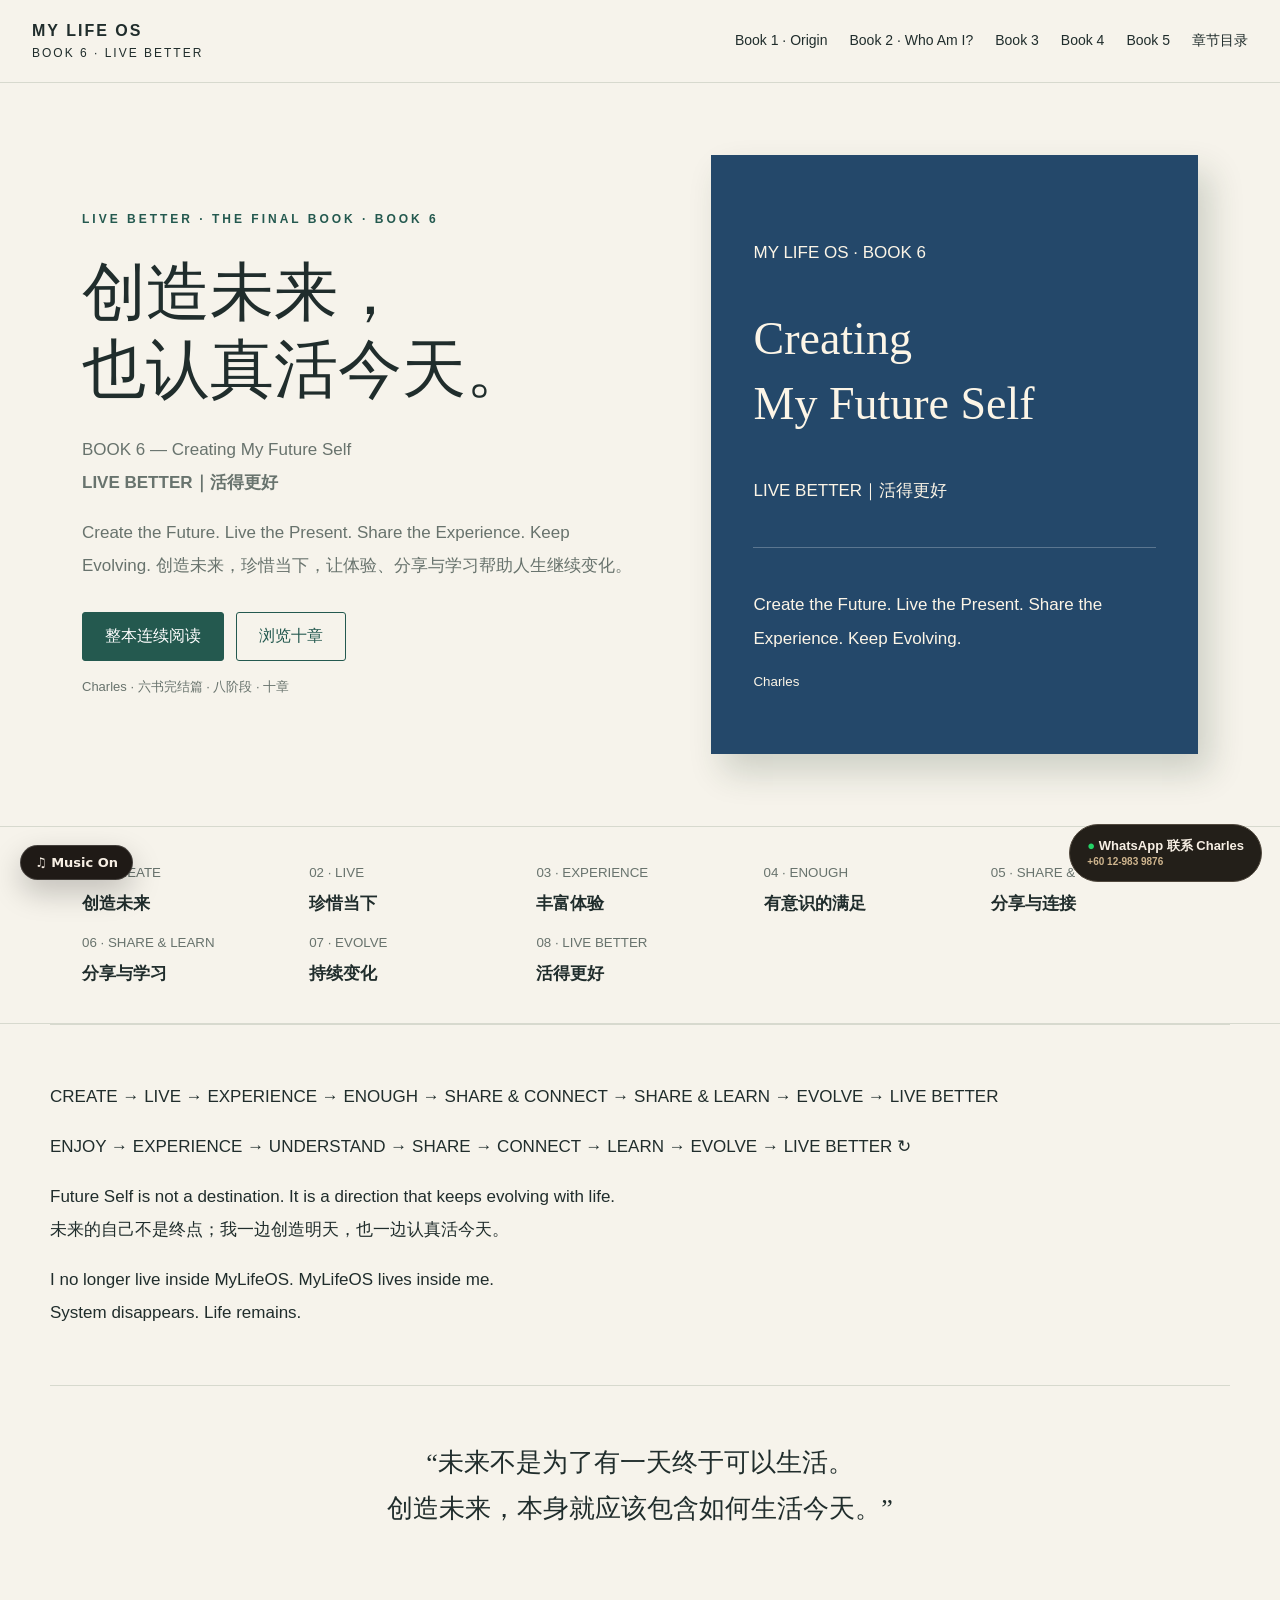
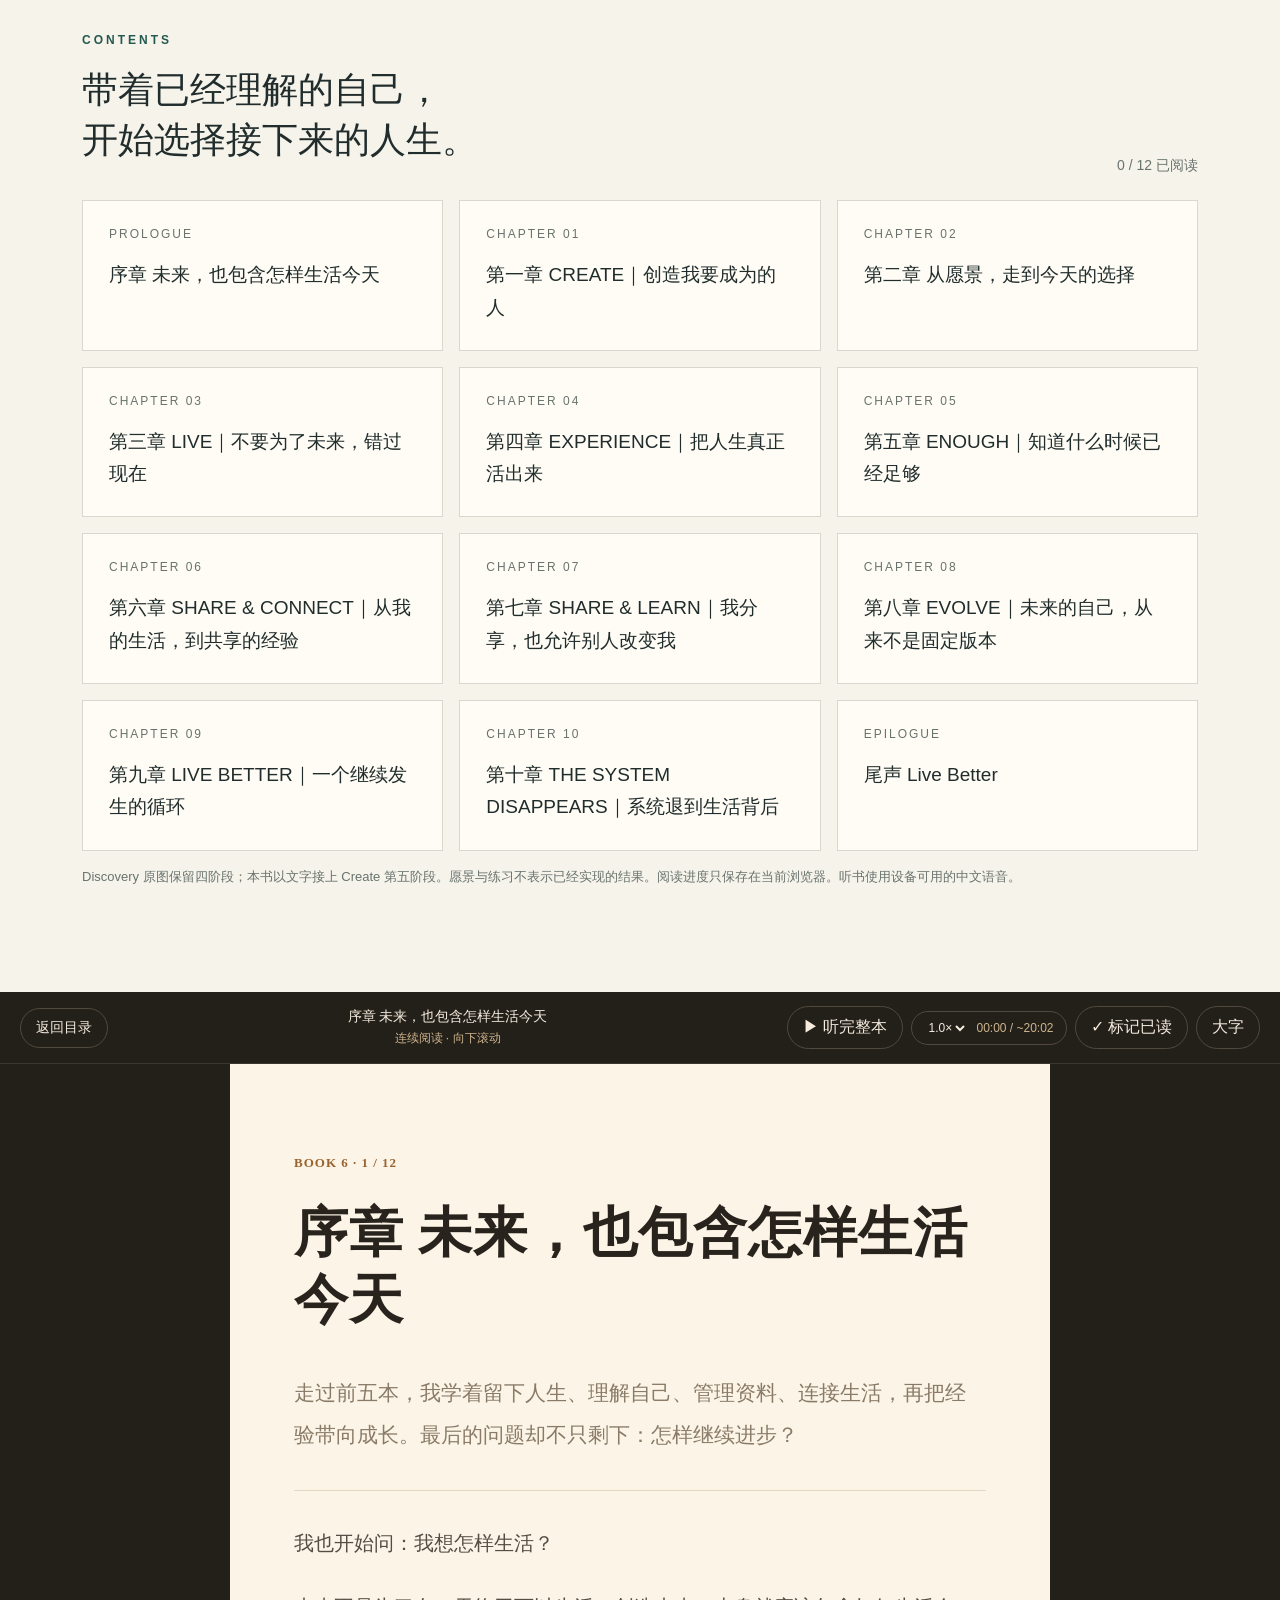
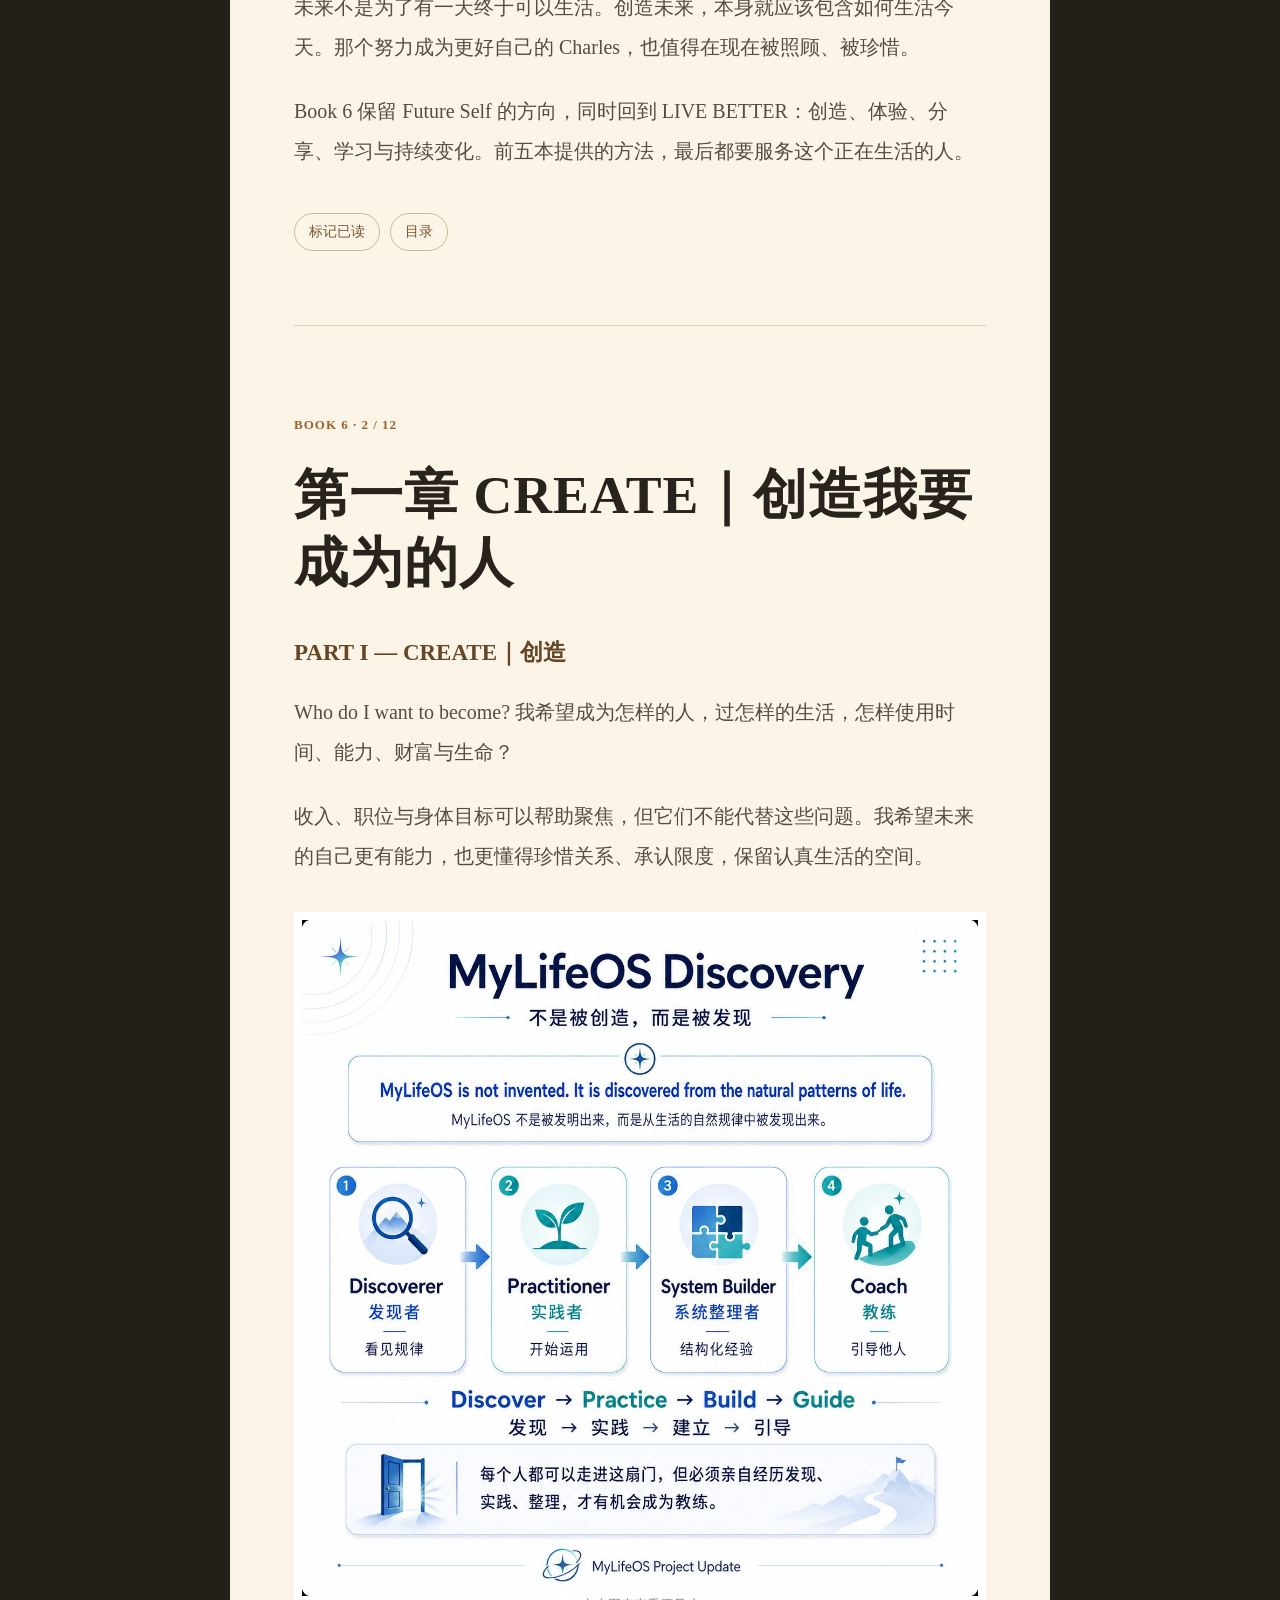
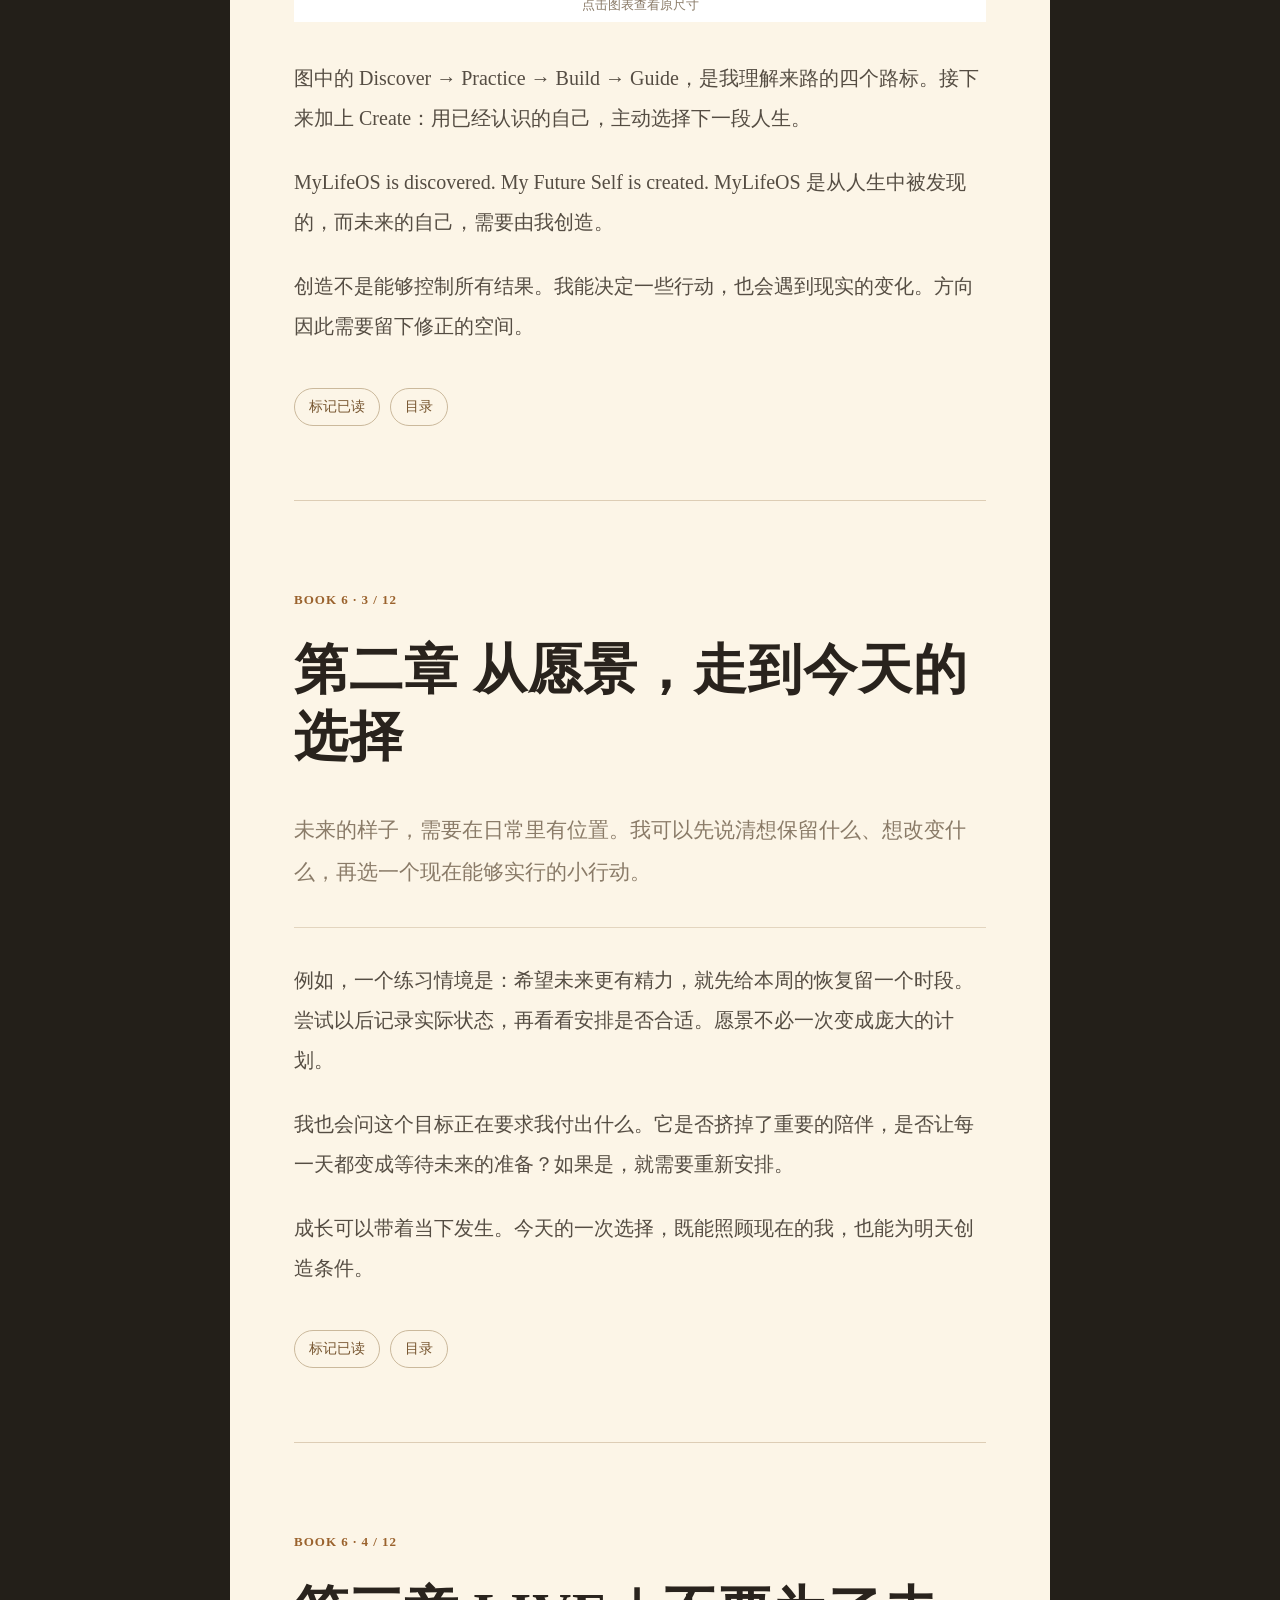
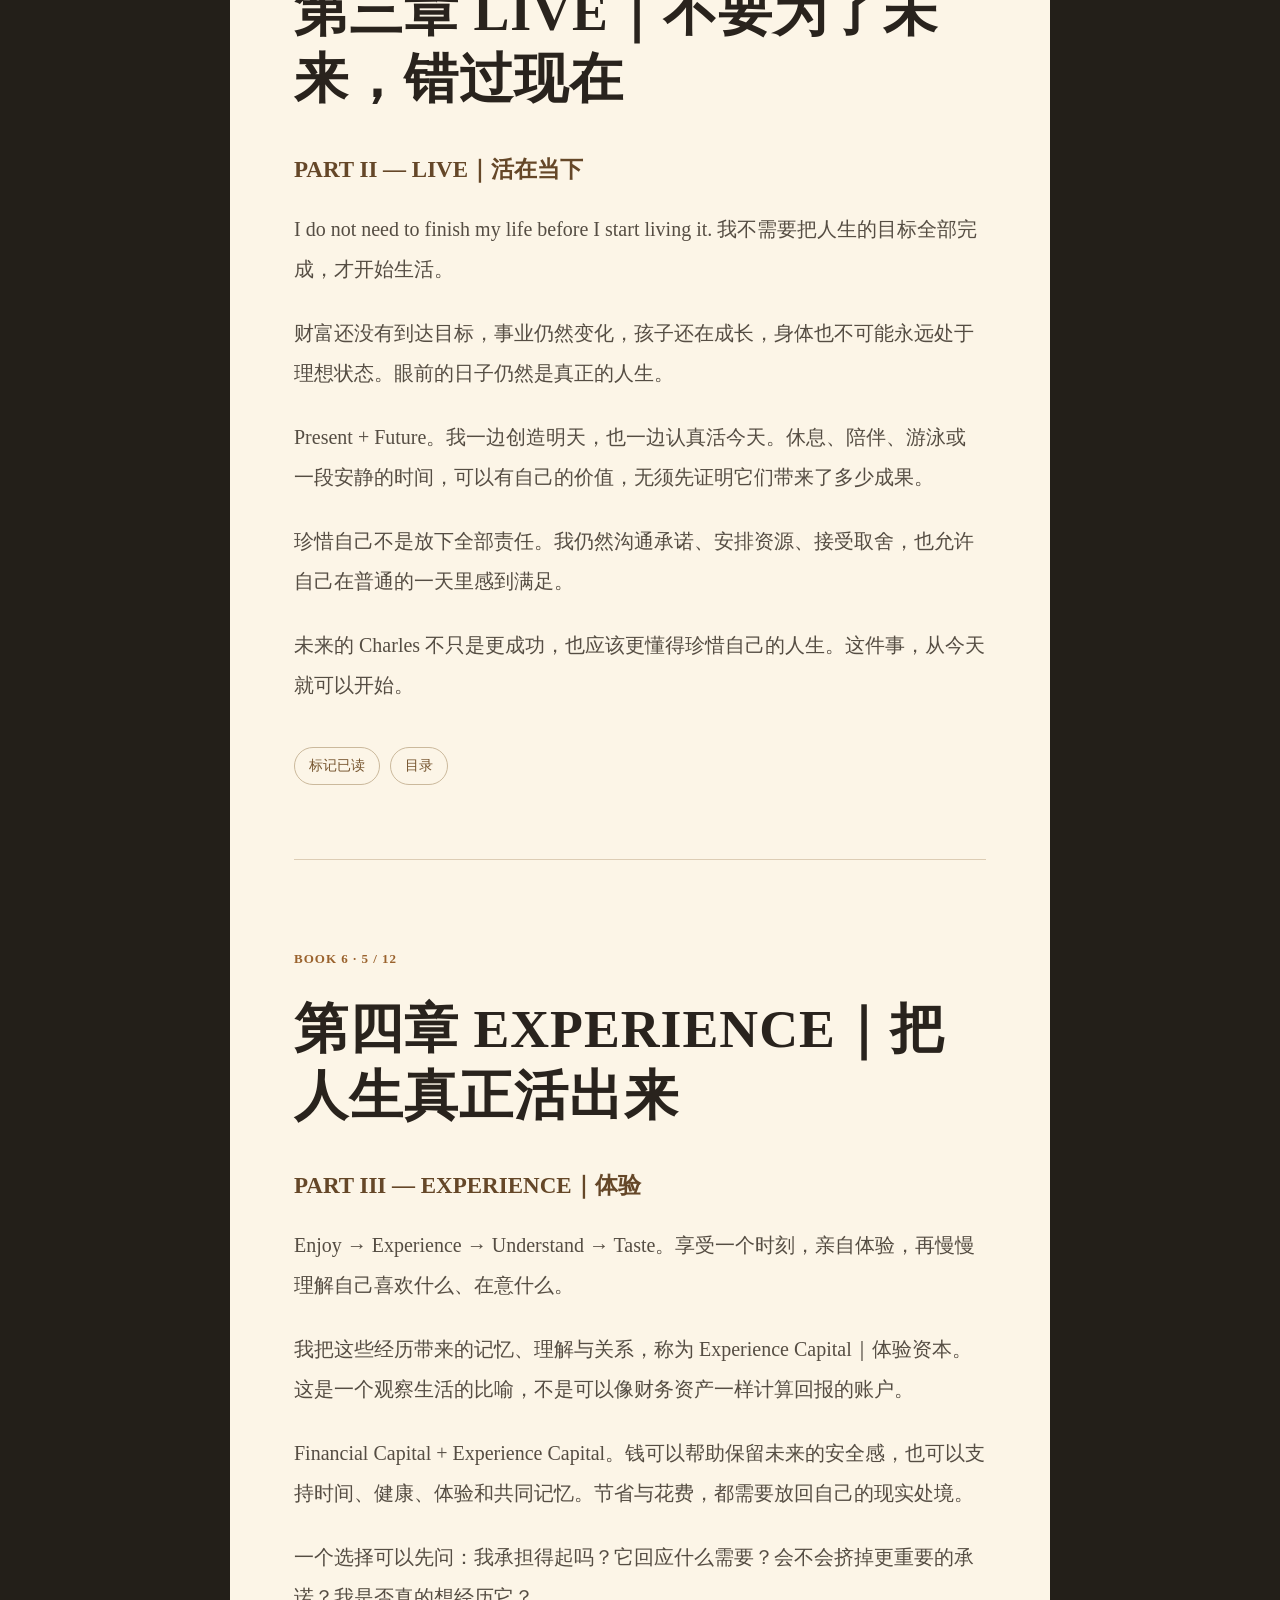
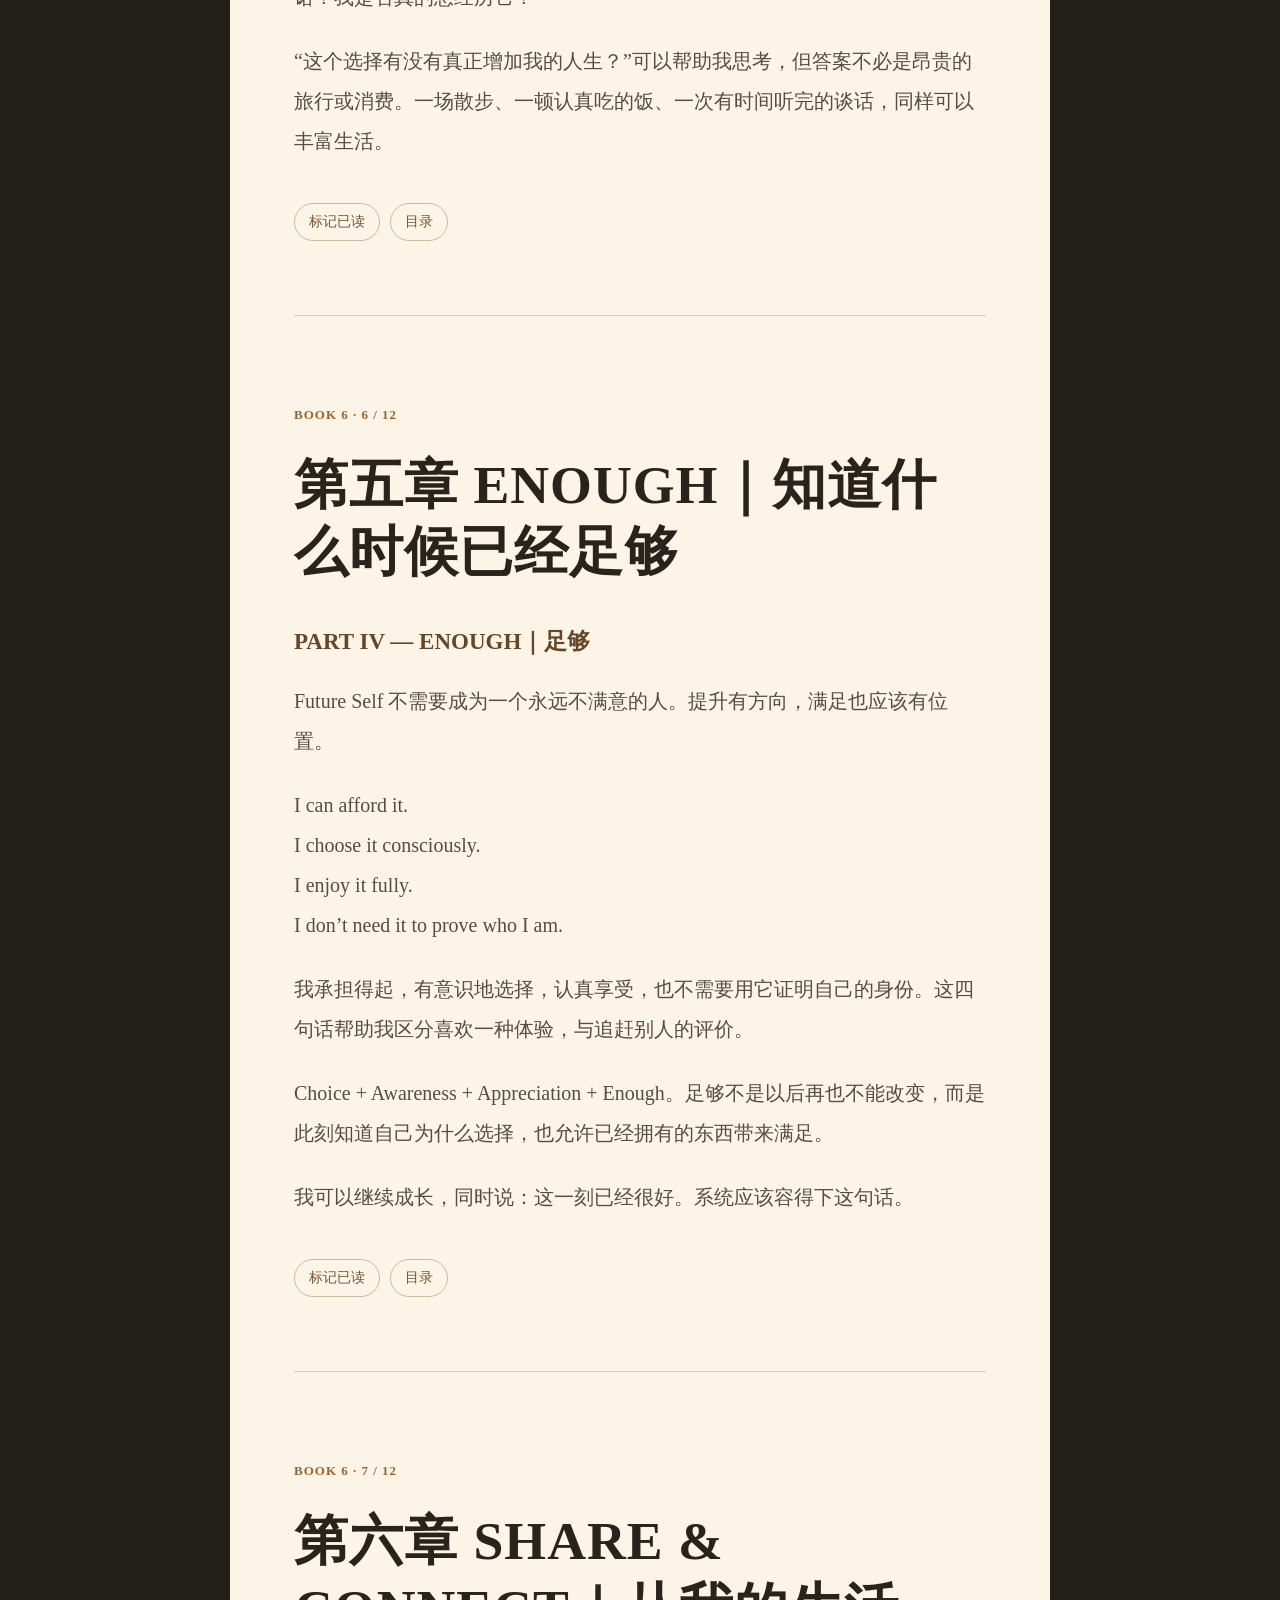
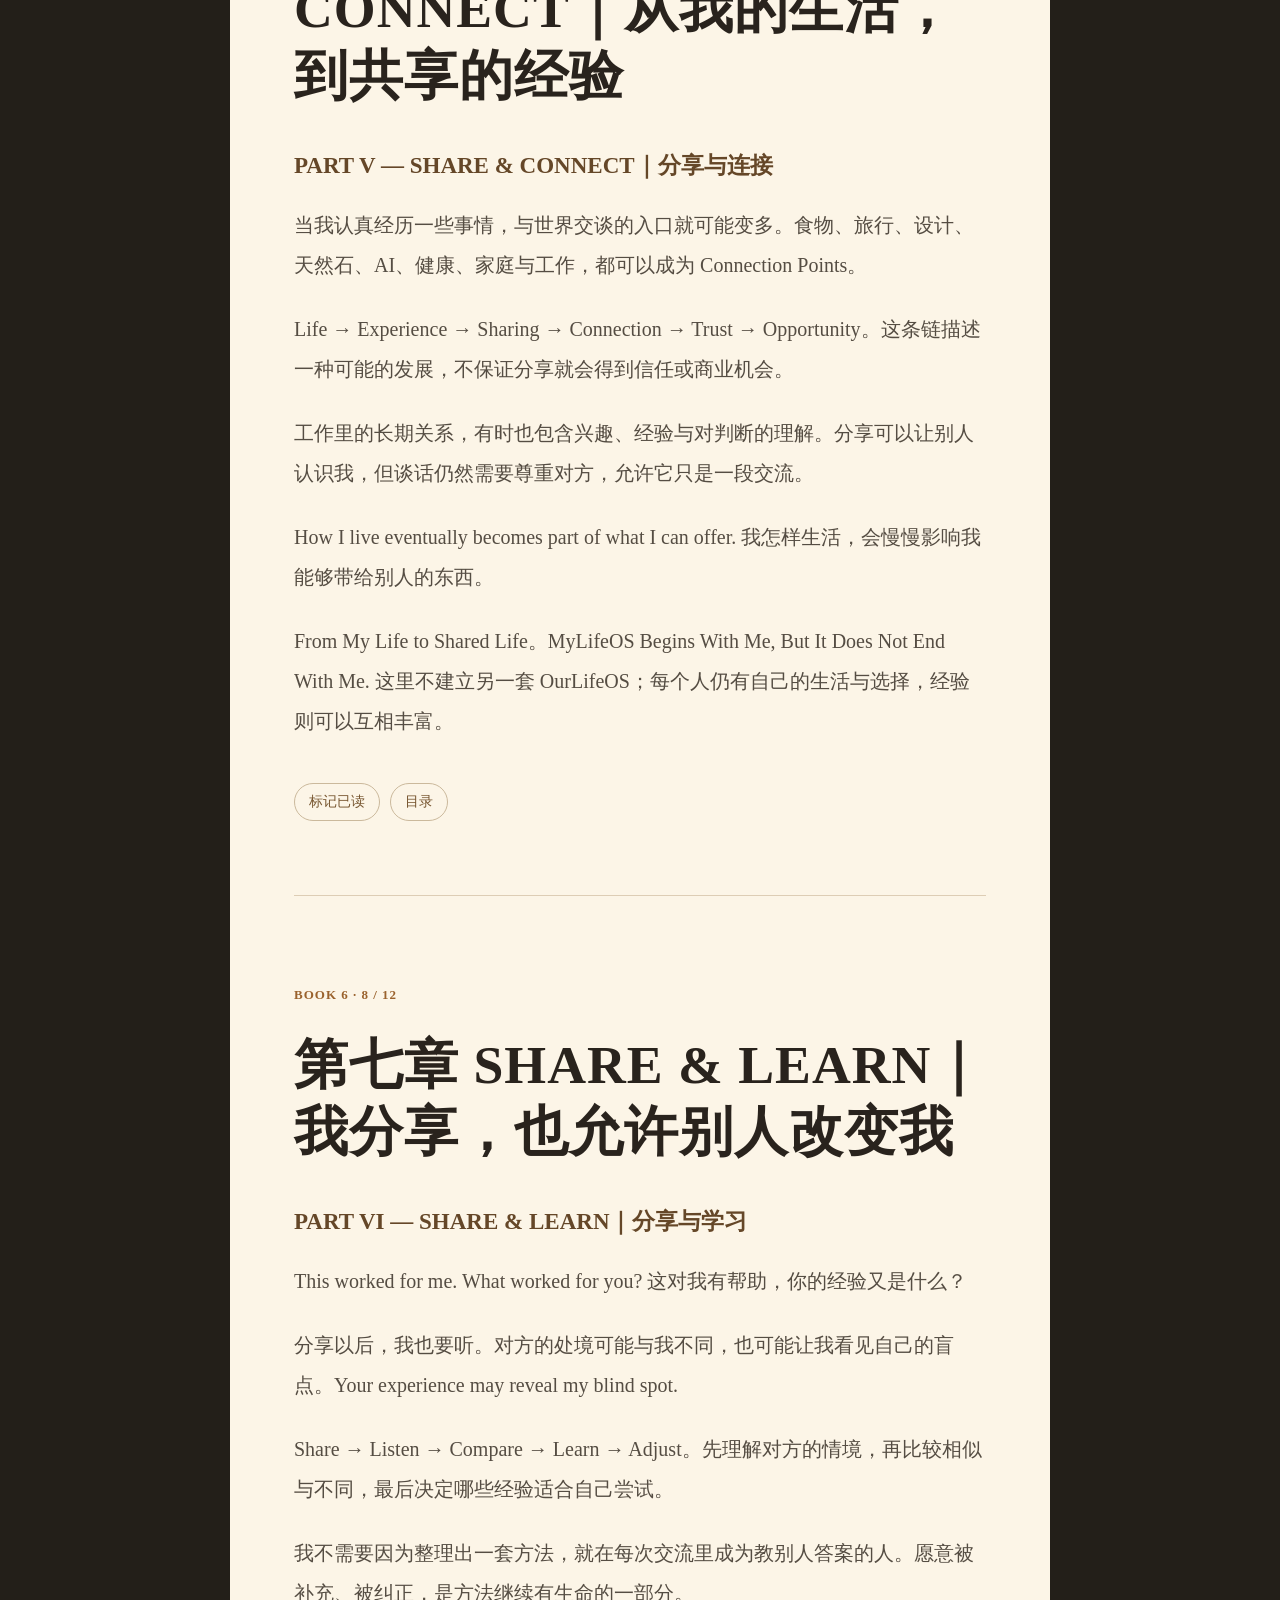
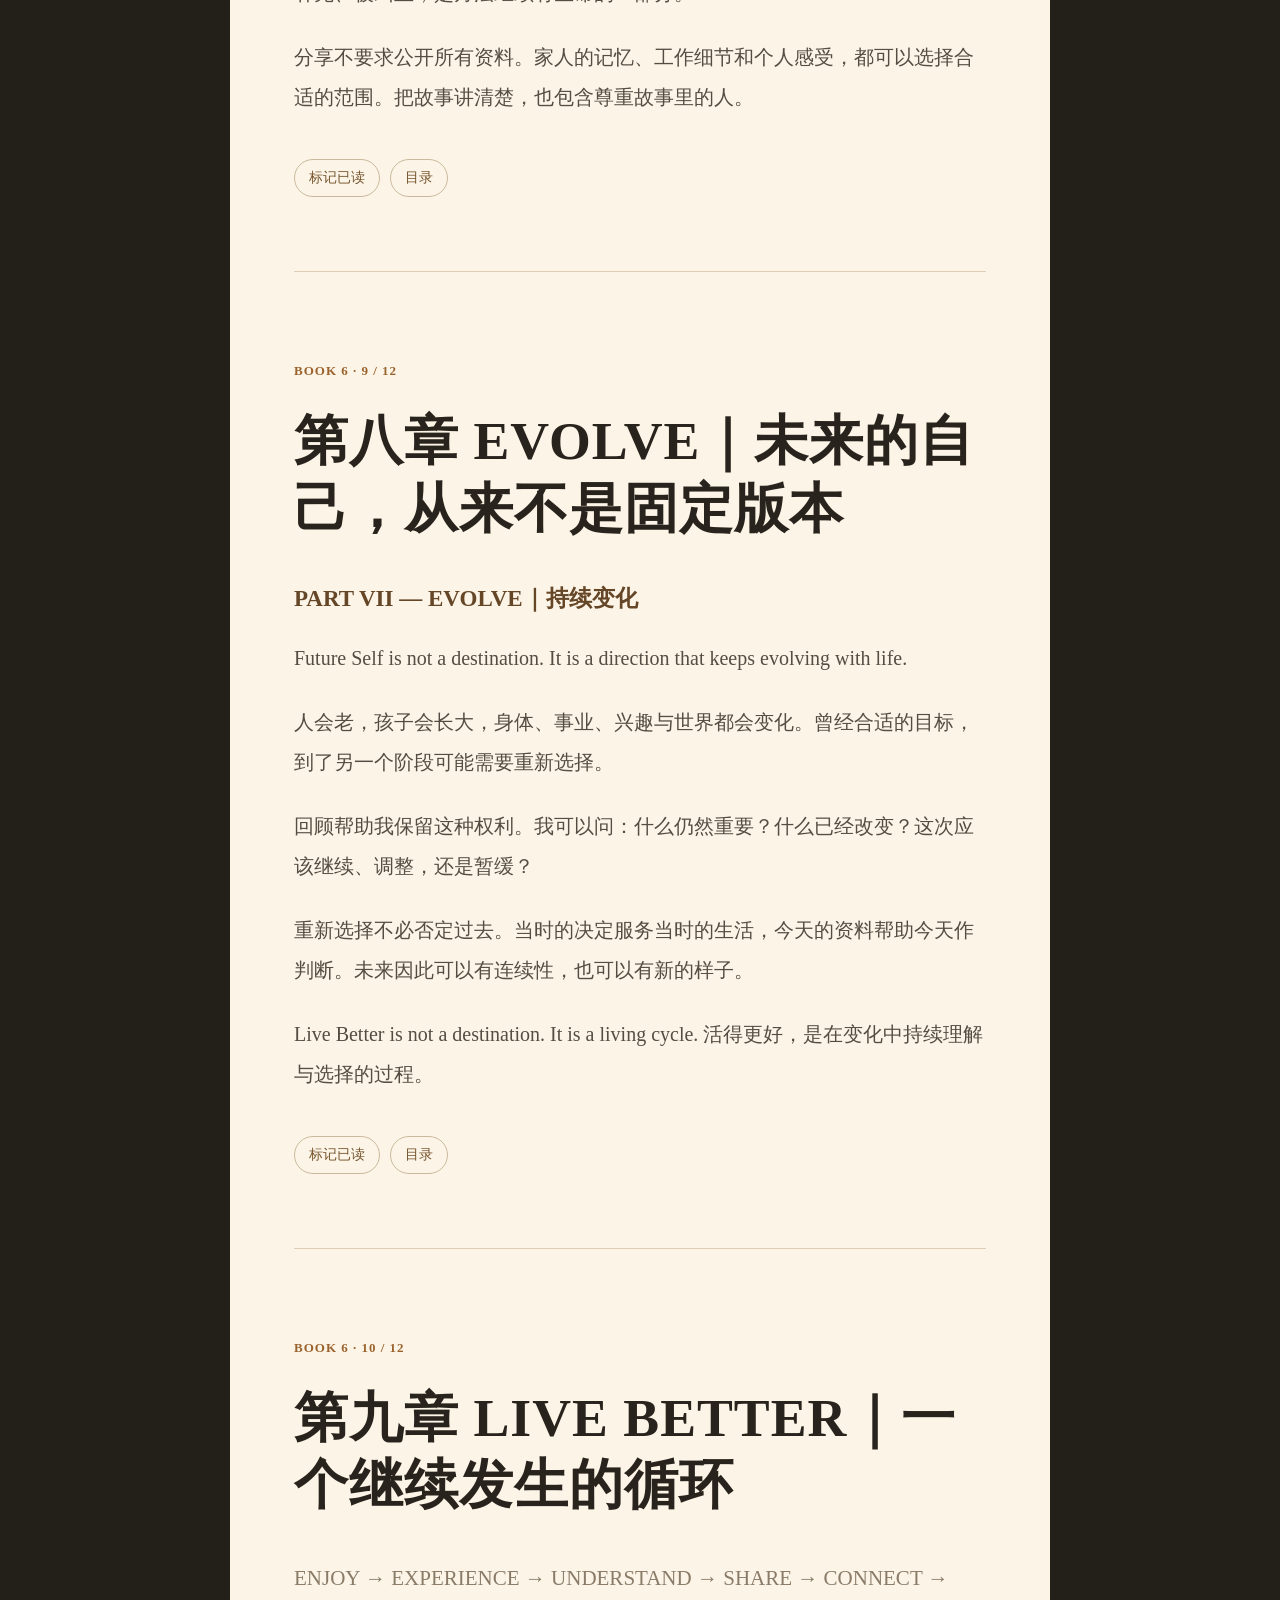
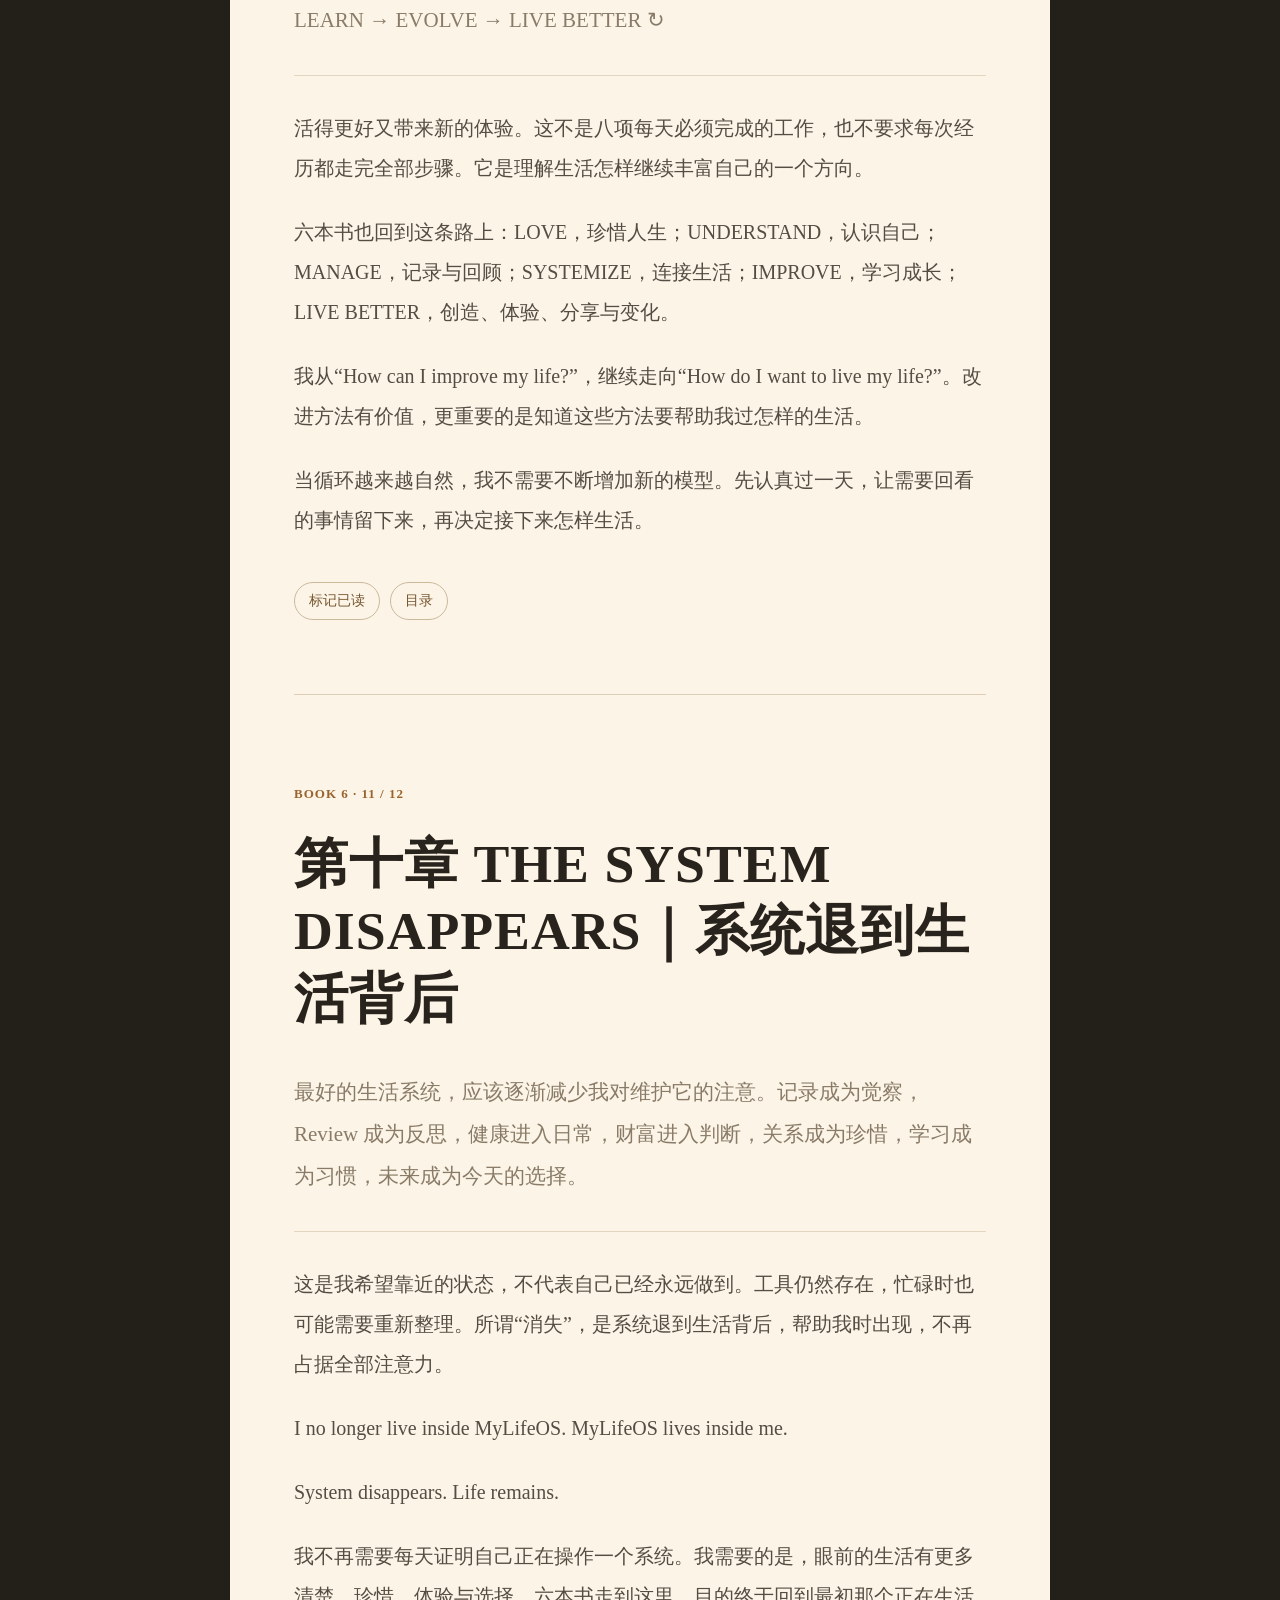
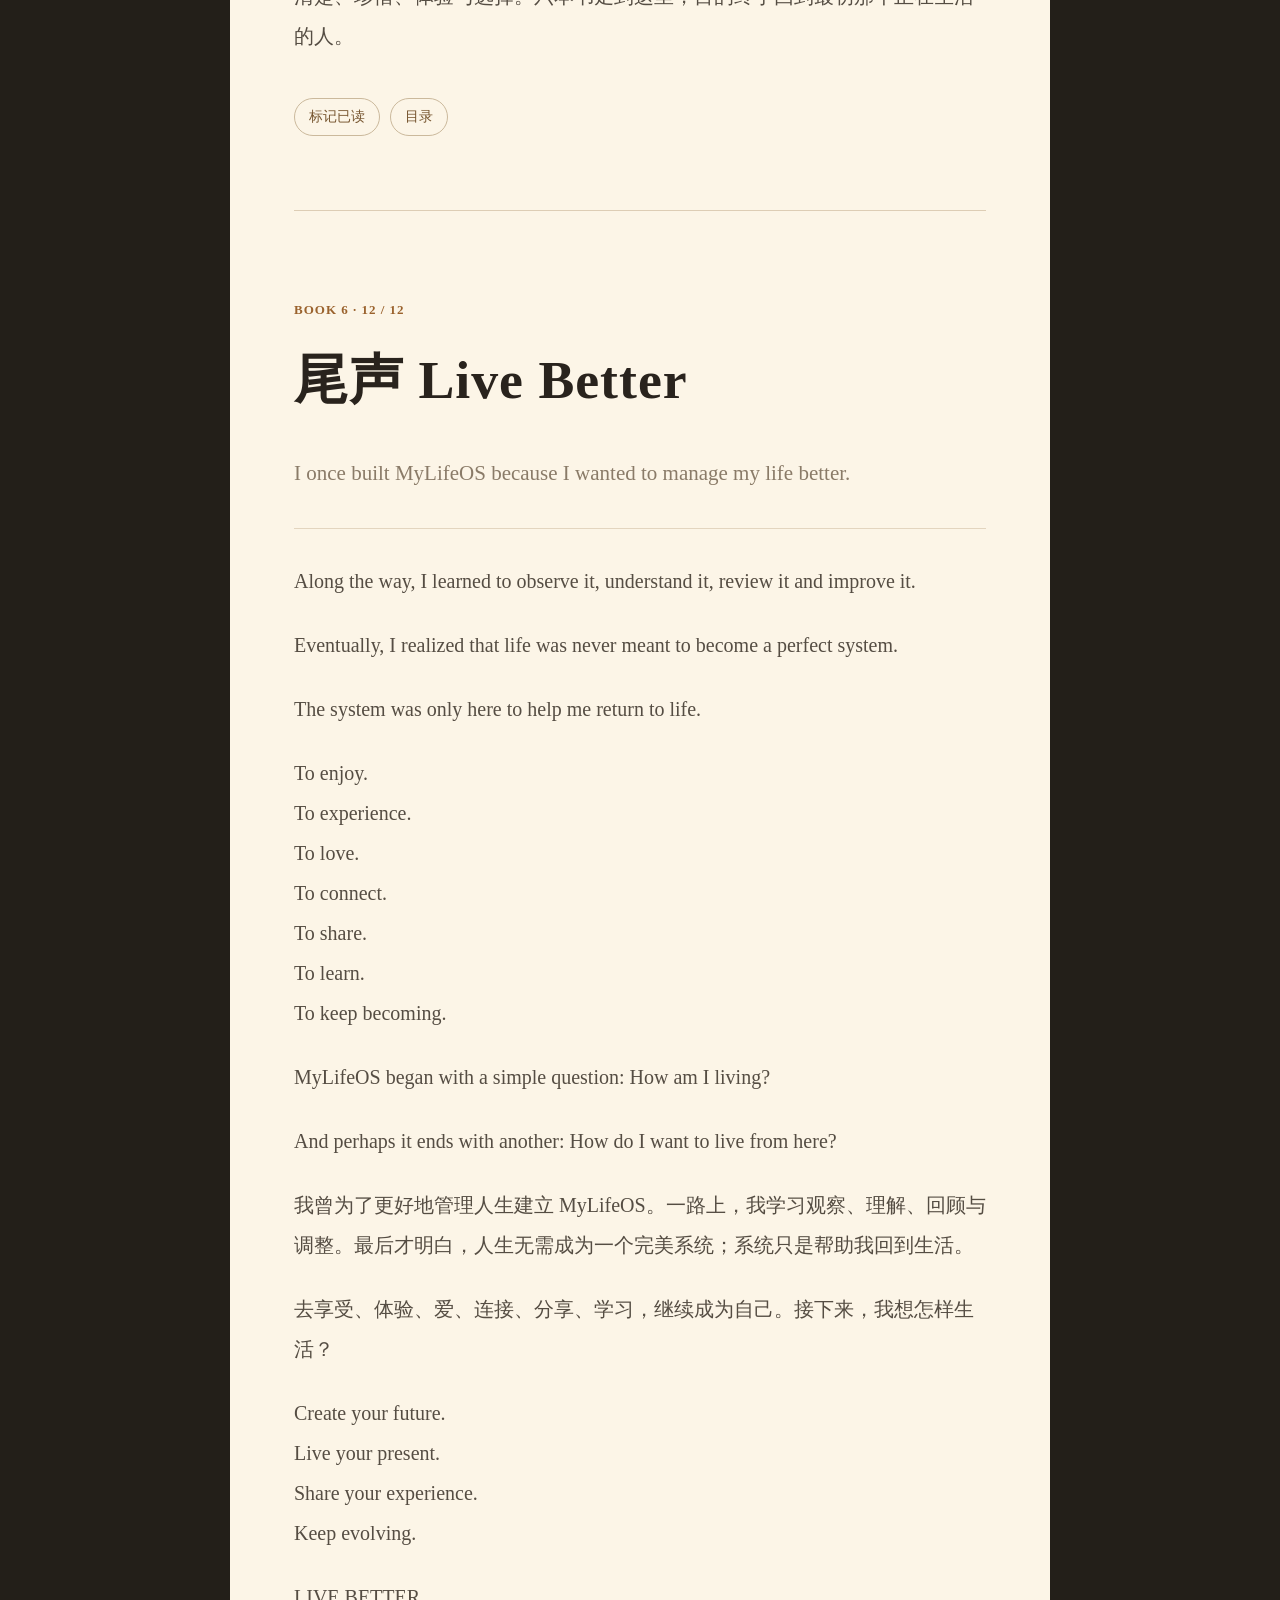
<file: book6.html>
<!doctype html>
<html lang="zh-Hans"><head><meta charset="utf-8"><meta name="viewport" content="width=device-width,initial-scale=1"><title>Book 6 — Creating My Future Self · LIVE BETTER｜活得更好</title><meta name="description" content="BOOK 6 — Creating My Future Self；LIVE BETTER｜活得更好。Create the Future. Live the Present. Share the Experience. Keep Evolving. Future Self is not a destination. System disappears. Life remains."><style>
:root{--paper:#f6f3eb;--ink:#202d2c;--muted:#68736d;--line:#d7d9ce;--green:#24594f}*{box-sizing:border-box}html{scroll-behavior:smooth}body{margin:0;background:var(--paper);color:var(--ink);font-family:'Microsoft YaHei',sans-serif}button,a{touch-action:manipulation}a{color:inherit}button{font:inherit;cursor:pointer}a:focus-visible,button:focus-visible{outline:3px solid #bd8e40;outline-offset:5px}.shell{max-width:1180px;margin:auto;padding:0 32px}header{border-bottom:1px solid var(--line);padding:22px 32px;display:flex;align-items:center;justify-content:space-between;gap:20px}.brand{font-weight:800;letter-spacing:2px;text-decoration:none}.brand span{font-weight:400;font-size:12px;display:block;margin-top:6px}nav{display:flex;gap:22px;font-size:14px}nav a{text-decoration:none}.hero{display:grid;grid-template-columns:1.15fr 1fr;gap:70px;align-items:center;padding-top:72px;padding-bottom:72px}.kicker{font-size:12px;letter-spacing:3px;color:var(--green);font-weight:700}h1,h2,.reader h2{font-family:Georgia,'SimSun',serif;font-weight:500}h1{font-size:clamp(38px,5vw,64px);line-height:1.2;margin:24px 0}h2{font-size:36px;line-height:1.4}p{font-size:17px;line-height:1.95}.lead{color:var(--muted);max-width:560px}.buttons{display:flex;gap:12px;flex-wrap:wrap;margin-top:30px}.button{padding:13px 22px;border:1px solid var(--green);text-decoration:none;display:inline-block;border-radius:3px;background:transparent;color:var(--green)}.primary{background:var(--green);color:white}.overview{margin:0;background:white;padding:12px;box-shadow:10px 16px 35px #203c2520;transform:rotate(1deg)}.overview img{display:block;width:100%;max-height:550px;object-fit:contain}.overview figcaption{font-size:13px;text-align:center;padding:12px;color:var(--muted)}.flow{border-block:1px solid var(--line);padding:38px 0}.flow-grid{display:grid;grid-template-columns:repeat(5,1fr);gap:20px}.flow-grid small{color:var(--muted);display:block;margin-bottom:12px}.flow-grid strong{font-size:17px}.quote{text-align:center;padding:54px 20px;font-family:Georgia,'SimSun',serif;font-size:26px;line-height:1.8;max-width:850px;margin:auto}.contents{padding-top:30px;padding-bottom:90px}.section-head{display:flex;align-items:end;justify-content:space-between;gap:20px;margin-bottom:25px}.section-head h2{margin:10px 0}.count{font-size:14px;color:var(--muted)}.grid{display:grid;grid-template-columns:repeat(3,1fr);gap:16px}.chapter{background:#fffcf5;border:1px solid var(--line);padding:26px;text-align:left;min-height:150px;transition:background .2s,transform .2s}.chapter:hover{background:#edf0e6;transform:translateY(-3px)}.chapter small{display:block;color:var(--muted);margin-bottom:18px;font-size:12px;letter-spacing:2px}.chapter strong{font-size:19px;line-height:1.7;font-weight:500}.chapter.read small:after{content:' · 已读';color:var(--green)}footer{border-top:1px solid var(--line);padding:28px 0;color:var(--muted);font-size:14px}.reader{position:fixed;inset:0;background:var(--paper);z-index:10;overflow:auto}.reader[hidden]{display:none}.toolbar{position:sticky;top:0;background:#f6f3ebf5;border-bottom:1px solid var(--line);padding:14px 24px;display:flex;align-items:center;justify-content:space-between;gap:14px;z-index:1}.toolbar button{border:1px solid var(--line);background:transparent;padding:9px 12px;border-radius:3px}.toolbar-actions{display:flex;gap:8px;flex-wrap:wrap}.reader article{max-width:800px;margin:50px auto;padding:0 28px}.reader h2{font-size:36px}.reader p{font-family:'Microsoft YaHei',sans-serif;font-size:19px;line-height:2.05;margin:25px 0}.reader h3{font-size:23px;margin-top:40px}.reader figure{margin:36px 0}.reader img{width:100%;height:auto}.reader figcaption{font-size:13px;color:var(--muted);text-align:center}.reader-bottom{display:flex;justify-content:space-between;gap:15px;margin:60px 0}.reader-bottom button:disabled{opacity:.35;cursor:default}.notice{font-size:13px!important;color:var(--muted)}#audioStatus{font-size:13px;color:var(--muted)}@media(max-width:760px){header{padding:18px;align-items:start}nav{gap:12px;flex-wrap:wrap;justify-content:end}.shell{padding-inline:20px}.hero{grid-template-columns:1fr;gap:35px;padding-top:36px;padding-bottom:40px}.overview{transform:none}.flow-grid{grid-template-columns:repeat(3,1fr);row-gap:28px}.grid{grid-template-columns:1fr}.section-head{align-items:start;flex-direction:column}.toolbar{padding:12px;align-items:start}.toolbar-actions{justify-content:end}.reader article{margin:30px auto;padding:0 22px}.reader h2{font-size:29px}.reader p{font-size:18px}.quote{font-size:22px}h2{font-size:30px}}@media(prefers-reduced-motion:reduce){html{scroll-behavior:auto}.chapter{transition:none}}@media print{header,.hero,.flow,.quote,.contents,footer,.toolbar,.reader-bottom{display:none}.reader{position:static;overflow:visible}.reader article{max-width:none}.reader img{max-height:90vh;object-fit:contain}}
.reader{position:relative;inset:auto;overflow:visible;z-index:auto}.reading-chapter{padding:44px 0;border-bottom:1px solid var(--line);scroll-margin-top:95px}.chapter{text-decoration:none;display:block}.reader.large p{font-size:23px}.reading-chapter h2{margin-top:0}.reading-chapter .chapter-tools{display:flex;gap:10px;flex-wrap:wrap}.reading-chapter .chapter-tools button{padding:9px 14px;border:1px solid var(--line);background:transparent;font:inherit}.toolbar a{text-decoration:none;font-size:14px}.reader article{margin-top:0}.reader .notice{font-size:13px}.reader-bottom{display:none}
/* Book 1 paper reader: one continuous document, dark surrounding desk. */
.reader{background:#231f19;color:#29231d;padding-bottom:0}.reader .toolbar{background:#231f19;color:#f5ecdf;border-color:#3d372e;min-height:70px;padding:14px 20px}.reader .toolbar a,.reader .toolbar button{border:1px solid #51493e;border-radius:999px;padding:10px 15px;color:#f5ecdf;background:transparent}.reader .toolbar .count{color:#cfb58e;font-size:13px}.reader article{width:min(820px,100%);max-width:820px;padding:0 64px;margin:0 auto;background:#fcf5e7;min-height:100vh}.reader .reading-chapter{padding:86px 0 74px;border-bottom:1px solid #ddcdb5;scroll-margin-top:70px}.reader .reading-chapter>.kicker{font-size:13px;color:#9a622d;letter-spacing:1px;font-family:Georgia,'SimSun',serif;margin:0 0 24px}.reader h2{font-family:'Noto Serif SC','Songti SC','SimSun',serif;font-size:clamp(34px,4.2vw,56px);font-weight:600;line-height:1.25;margin:0 0 38px;letter-spacing:1px}.reader p{font-family:'Noto Serif SC','Songti SC','SimSun',serif;font-size:20px;line-height:2;color:#554d43;margin:24px 0}.reader .reading-chapter>h2+p{font-size:21px;color:#8a7b68;border-bottom:1px solid #e3d5bf;padding-bottom:34px;margin-bottom:32px}.reader h3{font-family:'SimSun',serif;color:#654728}.reader .chapter-tools{margin-top:42px;align-items:center}.reader .chapter-tools button,.reader .chapter-tools a{border-radius:999px;border:1px solid #cbb99c;color:#775630;font-family:inherit;font-size:14px;padding:9px 14px;background:transparent}.reader figcaption{color:#8a7b68}.reader.large p{font-size:24px}.reader #audioStatus{margin:0;padding:0;font-family:inherit}.reader #audioStatus:not(:empty){padding-top:20px;font-size:14px}.reader figure{background:#fff;padding:8px;margin:36px 0}.reader img{display:block}.reader:has(:target){min-height:100vh}@media(max-width:760px){.reader article{padding:0 24px}.reader .reading-chapter{padding:48px 0}.reader h2{font-size:36px}.reader p{font-size:19px}.reader .toolbar{padding:10px 12px;min-height:64px}.reader .toolbar .count{font-size:12px}.reader .toolbar a,.reader .toolbar button{padding:9px 11px}.reader .reading-chapter>h2+p{font-size:20px}}@media print{.reader{background:white}.reader article{width:100%;padding:0;background:white}.reader .chapter-tools{display:none}}
.reader-heading{text-align:center;flex:1;font-size:14px}.reader-heading small{display:block;color:#cfb58e;font-size:12px;margin-top:4px}.audio-clock{display:flex;align-items:center;gap:8px;border:1px solid #51493e;border-radius:999px;padding:8px 12px;font-size:12px;color:#cfb58e}.audio-clock select{color:#f5ecdf;background:#231f19;border:0;font:inherit}.toolbar button:disabled{opacity:.5}.reader .toolbar{flex-wrap:wrap}.reader .toolbar-actions{align-items:center}@media(max-width:760px){.reader-heading{order:-1;flex-basis:100%}.reader .toolbar-actions{gap:5px}.audio-clock{padding:7px}.reader .reading-chapter{scroll-margin-top:150px}}.readalong-active{background:linear-gradient(transparent 8%,#ead3a4 8%,#ead3a4 94%,transparent 94%);border-radius:4px;box-shadow:0 0 0 5px #ead3a455;scroll-margin-block:160px}.wa-contact{position:fixed;right:18px;bottom:18px;z-index:60;background:#231f19;color:#f7efe4;border:1px solid #51493e;border-radius:32px;padding:12px 17px;text-decoration:none;font:600 13px/1.4 sans-serif}.wa-contact small{display:block;color:#cfb58e;font-size:10px}.wa-contact span{color:#24d366}.reader article{padding-bottom:80px}@media(max-width:600px){.wa-contact{right:10px;bottom:12px;padding:9px 12px;font-size:11px}}@media print{.wa-contact,.bgm-toggle{display:none!important}} .book-cover{background:#24486a;color:#fcf5e7;padding:64px 42px;min-height:460px;box-shadow:12px 18px 32px #203c2530}.book-cover h2{font-size:46px}.book-cover hr{border:0;border-top:1px solid #ffffff40;margin:40px 0}.reader pre{white-space:pre-wrap;overflow-wrap:anywhere;padding:20px;background:#eee5d3;font-size:17px;line-height:1.9;border-left:3px solid #9a622d}.reader pre code{font:inherit}.create-step{border-left:3px solid #aa793b;padding-left:16px}.create-step strong{color:#996329}</style><style>.chapter-tools button,#size,#count{display:none}html.enhanced .chapter-tools button,html.enhanced #size,html.enhanced #count{display:inline-block}</style></head><body>
<header><a class="brand" href="#top">MY LIFE OS<span>BOOK 6 · LIVE BETTER</span></a><nav aria-label="书籍导航"><a href="https://charlessoon9876-ai.github.io/mylifeos-try-version/">Book 1 · Origin</a><a href="book2.html">Book 2 · Who Am I?</a><a href="book3.html">Book 3</a><a href="book4.html">Book 4</a><a href="book5.html">Book 5</a><a href="#chapters">章节目录</a></nav></header>
<main id="top"><section class="shell hero"><div><p class="kicker">LIVE BETTER · THE FINAL BOOK · BOOK 6</p><h1>创造未来，<br>也认真活今天。</h1><p class="lead">BOOK 6 — Creating My Future Self<br><strong>LIVE BETTER｜活得更好</strong></p><p class="lead">Create the Future. Live the Present. Share the Experience. Keep Evolving. 创造未来，珍惜当下，让体验、分享与学习帮助人生继续变化。</p><div class="buttons"><a class="button primary" href="#read-0">整本连续阅读</a><a class="button" href="#chapters">浏览十章</a></div><p class="notice">Charles · 六书完结篇 · 八阶段 · 十章</p></div><div class="book-cover"><p>MY LIFE OS · BOOK 6</p><h2>Creating<br>My Future Self</h2><p>LIVE BETTER｜活得更好</p><hr><p>Create the Future. Live the Present. Share the Experience. Keep Evolving.</p><small>Charles</small></div></section>
<section class="flow"><div class="shell flow-grid"><div><small>01 · CREATE</small><strong>创造未来</strong></div><div><small>02 · LIVE</small><strong>珍惜当下</strong></div><div><small>03 · EXPERIENCE</small><strong>丰富体验</strong></div><div><small>04 · ENOUGH</small><strong>有意识的满足</strong></div><div><small>05 · SHARE &amp; CONNECT</small><strong>分享与连接</strong></div><div><small>06 · SHARE &amp; LEARN</small><strong>分享与学习</strong></div><div><small>07 · EVOLVE</small><strong>持续变化</strong></div><div><small>08 · LIVE BETTER</small><strong>活得更好</strong></div></div></section>
<section class="shell flow"><p>CREATE → LIVE → EXPERIENCE → ENOUGH → SHARE &amp; CONNECT → SHARE &amp; LEARN → EVOLVE → LIVE BETTER</p><p>ENJOY → EXPERIENCE → UNDERSTAND → SHARE → CONNECT → LEARN → EVOLVE → LIVE BETTER ↻</p><p>Future Self is not a destination. It is a direction that keeps evolving with life.<br>未来的自己不是终点；我一边创造明天，也一边认真活今天。</p><p>I no longer live inside MyLifeOS. MyLifeOS lives inside me.<br>System disappears. Life remains.</p></section>
<blockquote class="quote">“未来不是为了有一天终于可以生活。<br>创造未来，本身就应该包含如何生活今天。”</blockquote>
<section class="shell contents" id="chapters"><div class="section-head"><div><p class="kicker">CONTENTS</p><h2>带着已经理解的自己，<br>开始选择接下来的人生。</h2></div><span class="count" id="count">0 / 12 已阅读</span></div><div class="grid" id="grid"><a class="chapter" href="#read-0"><small>PROLOGUE</small><strong>序章 未来，也包含怎样生活今天</strong></a><a class="chapter" href="#read-1"><small>CHAPTER 01</small><strong>第一章 CREATE｜创造我要成为的人</strong></a><a class="chapter" href="#read-2"><small>CHAPTER 02</small><strong>第二章 从愿景，走到今天的选择</strong></a><a class="chapter" href="#read-3"><small>CHAPTER 03</small><strong>第三章 LIVE｜不要为了未来，错过现在</strong></a><a class="chapter" href="#read-4"><small>CHAPTER 04</small><strong>第四章 EXPERIENCE｜把人生真正活出来</strong></a><a class="chapter" href="#read-5"><small>CHAPTER 05</small><strong>第五章 ENOUGH｜知道什么时候已经足够</strong></a><a class="chapter" href="#read-6"><small>CHAPTER 06</small><strong>第六章 SHARE &amp; CONNECT｜从我的生活，到共享的经验</strong></a><a class="chapter" href="#read-7"><small>CHAPTER 07</small><strong>第七章 SHARE &amp; LEARN｜我分享，也允许别人改变我</strong></a><a class="chapter" href="#read-8"><small>CHAPTER 08</small><strong>第八章 EVOLVE｜未来的自己，从来不是固定版本</strong></a><a class="chapter" href="#read-9"><small>CHAPTER 09</small><strong>第九章 LIVE BETTER｜一个继续发生的循环</strong></a><a class="chapter" href="#read-10"><small>CHAPTER 10</small><strong>第十章 THE SYSTEM DISAPPEARS｜系统退到生活背后</strong></a><a class="chapter" href="#read-11"><small>EPILOGUE</small><strong>尾声 Live Better</strong></a></div><p class="notice">Discovery 原图保留四阶段；本书以文字接上 Create 第五阶段。愿景与练习不表示已经实现的结果。阅读进度只保存在当前浏览器。听书使用设备可用的中文语音。</p></section></main>
<section class="reader" id="reader" aria-label="全书连续阅读"><div class="toolbar"><a href="#chapters">返回目录</a><div class="reader-heading"><span id="currentChapter">序章</span><small>连续阅读 · 向下滚动</small></div><div class="toolbar-actions"><button id="listenTop" disabled>▶ 听完整本</button><label class="audio-clock"><select id="speechRate" aria-label="朗读语速"><option value="0.8">0.8×</option><option value="1" selected>1.0×</option><option value="1.2">1.2×</option><option value="1.5">1.5×</option></select><span id="speechTime" title="全书已播放时间 / 全书估算时长">00:00 / ~00:00</span></label><button id="markTop" disabled>✓ 标记已读</button><button id="size" aria-pressed="false">大字</button></div></div><article><p id="audioStatus" role="status"></p><div id="body"><section class="reading-chapter" id="read-0" aria-labelledby="title-0"><p class="kicker">BOOK 6 · 1 / 12</p><h2 id="title-0">序章 未来，也包含怎样生活今天</h2><p>走过前五本，我学着留下人生、理解自己、管理资料、连接生活，再把经验带向成长。最后的问题却不只剩下：怎样继续进步？</p><p>我也开始问：我想怎样生活？</p><p>未来不是为了有一天终于可以生活。创造未来，本身就应该包含如何生活今天。那个努力成为更好自己的 Charles，也值得在现在被照顾、被珍惜。</p><p>Book 6 保留 Future Self 的方向，同时回到 LIVE BETTER：创造、体验、分享、学习与持续变化。前五本提供的方法，最后都要服务这个正在生活的人。</p><div class="chapter-tools"><button data-mark="0">标记已读</button><a class="button" href="#chapters">目录</a></div></section><section class="reading-chapter" id="read-1" aria-labelledby="title-1"><p class="kicker">BOOK 6 · 2 / 12</p><h2 id="title-1">第一章 CREATE｜创造我要成为的人</h2><h3>PART I — CREATE｜创造</h3><p>Who do I want to become? 我希望成为怎样的人，过怎样的生活，怎样使用时间、能力、财富与生命？</p><p>收入、职位与身体目标可以帮助聚焦，但它们不能代替这些问题。我希望未来的自己更有能力，也更懂得珍惜关系、承认限度，保留认真生活的空间。</p><figure><a href="assets/book6-discovery.png" target="_blank" rel="noopener"><img loading="lazy" src="assets/book6-discovery.png" alt="MyLifeOS Discovery：发现、实践、建立与引导"></a><figcaption>点击图表查看原尺寸</figcaption></figure><p>图中的 Discover → Practice → Build → Guide，是我理解来路的四个路标。接下来加上 Create：用已经认识的自己，主动选择下一段人生。</p><p>MyLifeOS is discovered. My Future Self is created. MyLifeOS 是从人生中被发现的，而未来的自己，需要由我创造。</p><p>创造不是能够控制所有结果。我能决定一些行动，也会遇到现实的变化。方向因此需要留下修正的空间。</p><div class="chapter-tools"><button data-mark="1">标记已读</button><a class="button" href="#chapters">目录</a></div></section><section class="reading-chapter" id="read-2" aria-labelledby="title-2"><p class="kicker">BOOK 6 · 3 / 12</p><h2 id="title-2">第二章 从愿景，走到今天的选择</h2><p>未来的样子，需要在日常里有位置。我可以先说清想保留什么、想改变什么，再选一个现在能够实行的小行动。</p><p>例如，一个练习情境是：希望未来更有精力，就先给本周的恢复留一个时段。尝试以后记录实际状态，再看看安排是否合适。愿景不必一次变成庞大的计划。</p><p>我也会问这个目标正在要求我付出什么。它是否挤掉了重要的陪伴，是否让每一天都变成等待未来的准备？如果是，就需要重新安排。</p><p>成长可以带着当下发生。今天的一次选择，既能照顾现在的我，也能为明天创造条件。</p><div class="chapter-tools"><button data-mark="2">标记已读</button><a class="button" href="#chapters">目录</a></div></section><section class="reading-chapter" id="read-3" aria-labelledby="title-3"><p class="kicker">BOOK 6 · 4 / 12</p><h2 id="title-3">第三章 LIVE｜不要为了未来，错过现在</h2><h3>PART II — LIVE｜活在当下</h3><p>I do not need to finish my life before I start living it. 我不需要把人生的目标全部完成，才开始生活。</p><p>财富还没有到达目标，事业仍然变化，孩子还在成长，身体也不可能永远处于理想状态。眼前的日子仍然是真正的人生。</p><p>Present + Future。我一边创造明天，也一边认真活今天。休息、陪伴、游泳或一段安静的时间，可以有自己的价值，无须先证明它们带来了多少成果。</p><p>珍惜自己不是放下全部责任。我仍然沟通承诺、安排资源、接受取舍，也允许自己在普通的一天里感到满足。</p><p>未来的 Charles 不只是更成功，也应该更懂得珍惜自己的人生。这件事，从今天就可以开始。</p><div class="chapter-tools"><button data-mark="3">标记已读</button><a class="button" href="#chapters">目录</a></div></section><section class="reading-chapter" id="read-4" aria-labelledby="title-4"><p class="kicker">BOOK 6 · 5 / 12</p><h2 id="title-4">第四章 EXPERIENCE｜把人生真正活出来</h2><h3>PART III — EXPERIENCE｜体验</h3><p>Enjoy → Experience → Understand → Taste。享受一个时刻，亲自体验，再慢慢理解自己喜欢什么、在意什么。</p><p>我把这些经历带来的记忆、理解与关系，称为 Experience Capital｜体验资本。这是一个观察生活的比喻，不是可以像财务资产一样计算回报的账户。</p><p>Financial Capital + Experience Capital。钱可以帮助保留未来的安全感，也可以支持时间、健康、体验和共同记忆。节省与花费，都需要放回自己的现实处境。</p><p>一个选择可以先问：我承担得起吗？它回应什么需要？会不会挤掉更重要的承诺？我是否真的想经历它？</p><p>“这个选择有没有真正增加我的人生？”可以帮助我思考，但答案不必是昂贵的旅行或消费。一场散步、一顿认真吃的饭、一次有时间听完的谈话，同样可以丰富生活。</p><div class="chapter-tools"><button data-mark="4">标记已读</button><a class="button" href="#chapters">目录</a></div></section><section class="reading-chapter" id="read-5" aria-labelledby="title-5"><p class="kicker">BOOK 6 · 6 / 12</p><h2 id="title-5">第五章 ENOUGH｜知道什么时候已经足够</h2><h3>PART IV — ENOUGH｜足够</h3><p>Future Self 不需要成为一个永远不满意的人。提升有方向，满足也应该有位置。</p><p>I can afford it.<br>I choose it consciously.<br>I enjoy it fully.<br>I don’t need it to prove who I am.</p><p>我承担得起，有意识地选择，认真享受，也不需要用它证明自己的身份。这四句话帮助我区分喜欢一种体验，与追赶别人的评价。</p><p>Choice + Awareness + Appreciation + Enough。足够不是以后再也不能改变，而是此刻知道自己为什么选择，也允许已经拥有的东西带来满足。</p><p>我可以继续成长，同时说：这一刻已经很好。系统应该容得下这句话。</p><div class="chapter-tools"><button data-mark="5">标记已读</button><a class="button" href="#chapters">目录</a></div></section><section class="reading-chapter" id="read-6" aria-labelledby="title-6"><p class="kicker">BOOK 6 · 7 / 12</p><h2 id="title-6">第六章 SHARE &amp; CONNECT｜从我的生活，到共享的经验</h2><h3>PART V — SHARE &amp; CONNECT｜分享与连接</h3><p>当我认真经历一些事情，与世界交谈的入口就可能变多。食物、旅行、设计、天然石、AI、健康、家庭与工作，都可以成为 Connection Points。</p><p>Life → Experience → Sharing → Connection → Trust → Opportunity。这条链描述一种可能的发展，不保证分享就会得到信任或商业机会。</p><p>工作里的长期关系，有时也包含兴趣、经验与对判断的理解。分享可以让别人认识我，但谈话仍然需要尊重对方，允许它只是一段交流。</p><p>How I live eventually becomes part of what I can offer. 我怎样生活，会慢慢影响我能够带给别人的东西。</p><p>From My Life to Shared Life。MyLifeOS Begins With Me, But It Does Not End With Me. 这里不建立另一套 OurLifeOS；每个人仍有自己的生活与选择，经验则可以互相丰富。</p><div class="chapter-tools"><button data-mark="6">标记已读</button><a class="button" href="#chapters">目录</a></div></section><section class="reading-chapter" id="read-7" aria-labelledby="title-7"><p class="kicker">BOOK 6 · 8 / 12</p><h2 id="title-7">第七章 SHARE &amp; LEARN｜我分享，也允许别人改变我</h2><h3>PART VI — SHARE &amp; LEARN｜分享与学习</h3><p>This worked for me. What worked for you? 这对我有帮助，你的经验又是什么？</p><p>分享以后，我也要听。对方的处境可能与我不同，也可能让我看见自己的盲点。Your experience may reveal my blind spot.</p><p>Share → Listen → Compare → Learn → Adjust。先理解对方的情境，再比较相似与不同，最后决定哪些经验适合自己尝试。</p><p>我不需要因为整理出一套方法，就在每次交流里成为教别人答案的人。愿意被补充、被纠正，是方法继续有生命的一部分。</p><p>分享不要求公开所有资料。家人的记忆、工作细节和个人感受，都可以选择合适的范围。把故事讲清楚，也包含尊重故事里的人。</p><div class="chapter-tools"><button data-mark="7">标记已读</button><a class="button" href="#chapters">目录</a></div></section><section class="reading-chapter" id="read-8" aria-labelledby="title-8"><p class="kicker">BOOK 6 · 9 / 12</p><h2 id="title-8">第八章 EVOLVE｜未来的自己，从来不是固定版本</h2><h3>PART VII — EVOLVE｜持续变化</h3><p>Future Self is not a destination. It is a direction that keeps evolving with life.</p><p>人会老，孩子会长大，身体、事业、兴趣与世界都会变化。曾经合适的目标，到了另一个阶段可能需要重新选择。</p><p>回顾帮助我保留这种权利。我可以问：什么仍然重要？什么已经改变？这次应该继续、调整，还是暂缓？</p><p>重新选择不必否定过去。当时的决定服务当时的生活，今天的资料帮助今天作判断。未来因此可以有连续性，也可以有新的样子。</p><p>Live Better is not a destination. It is a living cycle. 活得更好，是在变化中持续理解与选择的过程。</p><div class="chapter-tools"><button data-mark="8">标记已读</button><a class="button" href="#chapters">目录</a></div></section><section class="reading-chapter" id="read-9" aria-labelledby="title-9"><p class="kicker">BOOK 6 · 10 / 12</p><h2 id="title-9">第九章 LIVE BETTER｜一个继续发生的循环</h2><p>ENJOY → EXPERIENCE → UNDERSTAND → SHARE → CONNECT → LEARN → EVOLVE → LIVE BETTER ↻</p><p>活得更好又带来新的体验。这不是八项每天必须完成的工作，也不要求每次经历都走完全部步骤。它是理解生活怎样继续丰富自己的一个方向。</p><p>六本书也回到这条路上：LOVE，珍惜人生；UNDERSTAND，认识自己；MANAGE，记录与回顾；SYSTEMIZE，连接生活；IMPROVE，学习成长；LIVE BETTER，创造、体验、分享与变化。</p><p>我从“How can I improve my life?”，继续走向“How do I want to live my life?”。改进方法有价值，更重要的是知道这些方法要帮助我过怎样的生活。</p><p>当循环越来越自然，我不需要不断增加新的模型。先认真过一天，让需要回看的事情留下来，再决定接下来怎样生活。</p><div class="chapter-tools"><button data-mark="9">标记已读</button><a class="button" href="#chapters">目录</a></div></section><section class="reading-chapter" id="read-10" aria-labelledby="title-10"><p class="kicker">BOOK 6 · 11 / 12</p><h2 id="title-10">第十章 THE SYSTEM DISAPPEARS｜系统退到生活背后</h2><p>最好的生活系统，应该逐渐减少我对维护它的注意。记录成为觉察，Review 成为反思，健康进入日常，财富进入判断，关系成为珍惜，学习成为习惯，未来成为今天的选择。</p><p>这是我希望靠近的状态，不代表自己已经永远做到。工具仍然存在，忙碌时也可能需要重新整理。所谓“消失”，是系统退到生活背后，帮助我时出现，不再占据全部注意力。</p><p>I no longer live inside MyLifeOS. MyLifeOS lives inside me.</p><p>System disappears. Life remains.</p><p>我不再需要每天证明自己正在操作一个系统。我需要的是，眼前的生活有更多清楚、珍惜、体验与选择。六本书走到这里，目的终于回到最初那个正在生活的人。</p><div class="chapter-tools"><button data-mark="10">标记已读</button><a class="button" href="#chapters">目录</a></div></section><section class="reading-chapter" id="read-11" aria-labelledby="title-11"><p class="kicker">BOOK 6 · 12 / 12</p><h2 id="title-11">尾声 Live Better</h2><p>I once built MyLifeOS because I wanted to manage my life better.</p><p>Along the way, I learned to observe it, understand it, review it and improve it.</p><p>Eventually, I realized that life was never meant to become a perfect system.</p><p>The system was only here to help me return to life.</p><p>To enjoy.<br>To experience.<br>To love.<br>To connect.<br>To share.<br>To learn.<br>To keep becoming.</p><p>MyLifeOS began with a simple question: How am I living?</p><p>And perhaps it ends with another: How do I want to live from here?</p><p>我曾为了更好地管理人生建立 MyLifeOS。一路上，我学习观察、理解、回顾与调整。最后才明白，人生无需成为一个完美系统；系统只是帮助我回到生活。</p><p>去享受、体验、爱、连接、分享、学习，继续成为自己。接下来，我想怎样生活？</p><p>Create your future.<br>Live your present.<br>Share your experience.<br>Keep evolving.</p><p>LIVE BETTER.</p><div class="chapter-tools"><button data-mark="11">标记已读</button><a class="button" href="#chapters">目录</a></div></section></div></article></section>
<a class="wa-contact" href="https://wa.me/60129839876" target="_blank" rel="noopener" aria-label="WhatsApp 联系 Charles"><span>●</span> WhatsApp 联系 Charles<small>+60 12-983 9876</small></a><footer><div class="shell">My Life OS · Book 6 — Creating My Future Self · Charles</div></footer>
<script>
const chapters=[{"title": "序章 未来，也包含怎样生活今天", "body": "<p>走过前五本，我学着留下人生、理解自己、管理资料、连接生活，再把经验带向成长。最后的问题却不只剩下：怎样继续进步？<\/p><p>我也开始问：我想怎样生活？<\/p><p>未来不是为了有一天终于可以生活。创造未来，本身就应该包含如何生活今天。那个努力成为更好自己的 Charles，也值得在现在被照顾、被珍惜。<\/p><p>Book 6 保留 Future Self 的方向，同时回到 LIVE BETTER：创造、体验、分享、学习与持续变化。前五本提供的方法，最后都要服务这个正在生活的人。<\/p>", "text": "\n走过前五本，我学着留下人生、理解自己、管理资料、连接生活，再把经验带向成长。最后的问题却不只剩下：怎样继续进步？\n\n我也开始问：我想怎样生活？\n\n未来不是为了有一天终于可以生活。创造未来，本身就应该包含如何生活今天。那个努力成为更好自己的 Charles，也值得在现在被照顾、被珍惜。\n\nBook 6 保留 Future Self 的方向，同时回到 LIVE BETTER：创造、体验、分享、学习与持续变化。前五本提供的方法，最后都要服务这个正在生活的人。\n\n"}, {"title": "第一章 CREATE｜创造我要成为的人", "body": "<h3>PART I — CREATE｜创造<\/h3><p>Who do I want to become? 我希望成为怎样的人，过怎样的生活，怎样使用时间、能力、财富与生命？<\/p><p>收入、职位与身体目标可以帮助聚焦，但它们不能代替这些问题。我希望未来的自己更有能力，也更懂得珍惜关系、承认限度，保留认真生活的空间。<\/p><figure><a href=\"assets/book6-discovery.png\" target=\"_blank\" rel=\"noopener\"><img loading=\"lazy\" src=\"assets/book6-discovery.png\" alt=\"MyLifeOS Discovery：发现、实践、建立与引导\"><\/a><figcaption>点击图表查看原尺寸<\/figcaption><\/figure><p>图中的 Discover → Practice → Build → Guide，是我理解来路的四个路标。接下来加上 Create：用已经认识的自己，主动选择下一段人生。<\/p><p>MyLifeOS is discovered. My Future Self is created. MyLifeOS 是从人生中被发现的，而未来的自己，需要由我创造。<\/p><p>创造不是能够控制所有结果。我能决定一些行动，也会遇到现实的变化。方向因此需要留下修正的空间。<\/p>", "text": "\n### PART I — CREATE｜创造\n\nWho do I want to become? 我希望成为怎样的人，过怎样的生活，怎样使用时间、能力、财富与生命？\n\n收入、职位与身体目标可以帮助聚焦，但它们不能代替这些问题。我希望未来的自己更有能力，也更懂得珍惜关系、承认限度，保留认真生活的空间。\n\n\n\n图中的 Discover → Practice → Build → Guide，是我理解来路的四个路标。接下来加上 Create：用已经认识的自己，主动选择下一段人生。\n\nMyLifeOS is discovered. My Future Self is created. MyLifeOS 是从人生中被发现的，而未来的自己，需要由我创造。\n\n创造不是能够控制所有结果。我能决定一些行动，也会遇到现实的变化。方向因此需要留下修正的空间。\n\n"}, {"title": "第二章 从愿景，走到今天的选择", "body": "<p>未来的样子，需要在日常里有位置。我可以先说清想保留什么、想改变什么，再选一个现在能够实行的小行动。<\/p><p>例如，一个练习情境是：希望未来更有精力，就先给本周的恢复留一个时段。尝试以后记录实际状态，再看看安排是否合适。愿景不必一次变成庞大的计划。<\/p><p>我也会问这个目标正在要求我付出什么。它是否挤掉了重要的陪伴，是否让每一天都变成等待未来的准备？如果是，就需要重新安排。<\/p><p>成长可以带着当下发生。今天的一次选择，既能照顾现在的我，也能为明天创造条件。<\/p>", "text": "\n未来的样子，需要在日常里有位置。我可以先说清想保留什么、想改变什么，再选一个现在能够实行的小行动。\n\n例如，一个练习情境是：希望未来更有精力，就先给本周的恢复留一个时段。尝试以后记录实际状态，再看看安排是否合适。愿景不必一次变成庞大的计划。\n\n我也会问这个目标正在要求我付出什么。它是否挤掉了重要的陪伴，是否让每一天都变成等待未来的准备？如果是，就需要重新安排。\n\n成长可以带着当下发生。今天的一次选择，既能照顾现在的我，也能为明天创造条件。\n\n"}, {"title": "第三章 LIVE｜不要为了未来，错过现在", "body": "<h3>PART II — LIVE｜活在当下<\/h3><p>I do not need to finish my life before I start living it. 我不需要把人生的目标全部完成，才开始生活。<\/p><p>财富还没有到达目标，事业仍然变化，孩子还在成长，身体也不可能永远处于理想状态。眼前的日子仍然是真正的人生。<\/p><p>Present + Future。我一边创造明天，也一边认真活今天。休息、陪伴、游泳或一段安静的时间，可以有自己的价值，无须先证明它们带来了多少成果。<\/p><p>珍惜自己不是放下全部责任。我仍然沟通承诺、安排资源、接受取舍，也允许自己在普通的一天里感到满足。<\/p><p>未来的 Charles 不只是更成功，也应该更懂得珍惜自己的人生。这件事，从今天就可以开始。<\/p>", "text": "\n### PART II — LIVE｜活在当下\n\nI do not need to finish my life before I start living it. 我不需要把人生的目标全部完成，才开始生活。\n\n财富还没有到达目标，事业仍然变化，孩子还在成长，身体也不可能永远处于理想状态。眼前的日子仍然是真正的人生。\n\nPresent + Future。我一边创造明天，也一边认真活今天。休息、陪伴、游泳或一段安静的时间，可以有自己的价值，无须先证明它们带来了多少成果。\n\n珍惜自己不是放下全部责任。我仍然沟通承诺、安排资源、接受取舍，也允许自己在普通的一天里感到满足。\n\n未来的 Charles 不只是更成功，也应该更懂得珍惜自己的人生。这件事，从今天就可以开始。\n\n"}, {"title": "第四章 EXPERIENCE｜把人生真正活出来", "body": "<h3>PART III — EXPERIENCE｜体验<\/h3><p>Enjoy → Experience → Understand → Taste。享受一个时刻，亲自体验，再慢慢理解自己喜欢什么、在意什么。<\/p><p>我把这些经历带来的记忆、理解与关系，称为 Experience Capital｜体验资本。这是一个观察生活的比喻，不是可以像财务资产一样计算回报的账户。<\/p><p>Financial Capital + Experience Capital。钱可以帮助保留未来的安全感，也可以支持时间、健康、体验和共同记忆。节省与花费，都需要放回自己的现实处境。<\/p><p>一个选择可以先问：我承担得起吗？它回应什么需要？会不会挤掉更重要的承诺？我是否真的想经历它？<\/p><p>“这个选择有没有真正增加我的人生？”可以帮助我思考，但答案不必是昂贵的旅行或消费。一场散步、一顿认真吃的饭、一次有时间听完的谈话，同样可以丰富生活。<\/p>", "text": "\n### PART III — EXPERIENCE｜体验\n\nEnjoy → Experience → Understand → Taste。享受一个时刻，亲自体验，再慢慢理解自己喜欢什么、在意什么。\n\n我把这些经历带来的记忆、理解与关系，称为 Experience Capital｜体验资本。这是一个观察生活的比喻，不是可以像财务资产一样计算回报的账户。\n\nFinancial Capital + Experience Capital。钱可以帮助保留未来的安全感，也可以支持时间、健康、体验和共同记忆。节省与花费，都需要放回自己的现实处境。\n\n一个选择可以先问：我承担得起吗？它回应什么需要？会不会挤掉更重要的承诺？我是否真的想经历它？\n\n“这个选择有没有真正增加我的人生？”可以帮助我思考，但答案不必是昂贵的旅行或消费。一场散步、一顿认真吃的饭、一次有时间听完的谈话，同样可以丰富生活。\n\n"}, {"title": "第五章 ENOUGH｜知道什么时候已经足够", "body": "<h3>PART IV — ENOUGH｜足够<\/h3><p>Future Self 不需要成为一个永远不满意的人。提升有方向，满足也应该有位置。<\/p><p>I can afford it.<br>I choose it consciously.<br>I enjoy it fully.<br>I don’t need it to prove who I am.<\/p><p>我承担得起，有意识地选择，认真享受，也不需要用它证明自己的身份。这四句话帮助我区分喜欢一种体验，与追赶别人的评价。<\/p><p>Choice + Awareness + Appreciation + Enough。足够不是以后再也不能改变，而是此刻知道自己为什么选择，也允许已经拥有的东西带来满足。<\/p><p>我可以继续成长，同时说：这一刻已经很好。系统应该容得下这句话。<\/p>", "text": "\n### PART IV — ENOUGH｜足够\n\nFuture Self 不需要成为一个永远不满意的人。提升有方向，满足也应该有位置。\n\nI can afford it.\nI choose it consciously.\nI enjoy it fully.\nI don’t need it to prove who I am.\n\n我承担得起，有意识地选择，认真享受，也不需要用它证明自己的身份。这四句话帮助我区分喜欢一种体验，与追赶别人的评价。\n\nChoice + Awareness + Appreciation + Enough。足够不是以后再也不能改变，而是此刻知道自己为什么选择，也允许已经拥有的东西带来满足。\n\n我可以继续成长，同时说：这一刻已经很好。系统应该容得下这句话。\n\n"}, {"title": "第六章 SHARE & CONNECT｜从我的生活，到共享的经验", "body": "<h3>PART V — SHARE &amp; CONNECT｜分享与连接<\/h3><p>当我认真经历一些事情，与世界交谈的入口就可能变多。食物、旅行、设计、天然石、AI、健康、家庭与工作，都可以成为 Connection Points。<\/p><p>Life → Experience → Sharing → Connection → Trust → Opportunity。这条链描述一种可能的发展，不保证分享就会得到信任或商业机会。<\/p><p>工作里的长期关系，有时也包含兴趣、经验与对判断的理解。分享可以让别人认识我，但谈话仍然需要尊重对方，允许它只是一段交流。<\/p><p>How I live eventually becomes part of what I can offer. 我怎样生活，会慢慢影响我能够带给别人的东西。<\/p><p>From My Life to Shared Life。MyLifeOS Begins With Me, But It Does Not End With Me. 这里不建立另一套 OurLifeOS；每个人仍有自己的生活与选择，经验则可以互相丰富。<\/p>", "text": "\n### PART V — SHARE & CONNECT｜分享与连接\n\n当我认真经历一些事情，与世界交谈的入口就可能变多。食物、旅行、设计、天然石、AI、健康、家庭与工作，都可以成为 Connection Points。\n\nLife → Experience → Sharing → Connection → Trust → Opportunity。这条链描述一种可能的发展，不保证分享就会得到信任或商业机会。\n\n工作里的长期关系，有时也包含兴趣、经验与对判断的理解。分享可以让别人认识我，但谈话仍然需要尊重对方，允许它只是一段交流。\n\nHow I live eventually becomes part of what I can offer. 我怎样生活，会慢慢影响我能够带给别人的东西。\n\nFrom My Life to Shared Life。MyLifeOS Begins With Me, But It Does Not End With Me. 这里不建立另一套 OurLifeOS；每个人仍有自己的生活与选择，经验则可以互相丰富。\n\n"}, {"title": "第七章 SHARE & LEARN｜我分享，也允许别人改变我", "body": "<h3>PART VI — SHARE &amp; LEARN｜分享与学习<\/h3><p>This worked for me. What worked for you? 这对我有帮助，你的经验又是什么？<\/p><p>分享以后，我也要听。对方的处境可能与我不同，也可能让我看见自己的盲点。Your experience may reveal my blind spot.<\/p><p>Share → Listen → Compare → Learn → Adjust。先理解对方的情境，再比较相似与不同，最后决定哪些经验适合自己尝试。<\/p><p>我不需要因为整理出一套方法，就在每次交流里成为教别人答案的人。愿意被补充、被纠正，是方法继续有生命的一部分。<\/p><p>分享不要求公开所有资料。家人的记忆、工作细节和个人感受，都可以选择合适的范围。把故事讲清楚，也包含尊重故事里的人。<\/p>", "text": "\n### PART VI — SHARE & LEARN｜分享与学习\n\nThis worked for me. What worked for you? 这对我有帮助，你的经验又是什么？\n\n分享以后，我也要听。对方的处境可能与我不同，也可能让我看见自己的盲点。Your experience may reveal my blind spot.\n\nShare → Listen → Compare → Learn → Adjust。先理解对方的情境，再比较相似与不同，最后决定哪些经验适合自己尝试。\n\n我不需要因为整理出一套方法，就在每次交流里成为教别人答案的人。愿意被补充、被纠正，是方法继续有生命的一部分。\n\n分享不要求公开所有资料。家人的记忆、工作细节和个人感受，都可以选择合适的范围。把故事讲清楚，也包含尊重故事里的人。\n\n"}, {"title": "第八章 EVOLVE｜未来的自己，从来不是固定版本", "body": "<h3>PART VII — EVOLVE｜持续变化<\/h3><p>Future Self is not a destination. It is a direction that keeps evolving with life.<\/p><p>人会老，孩子会长大，身体、事业、兴趣与世界都会变化。曾经合适的目标，到了另一个阶段可能需要重新选择。<\/p><p>回顾帮助我保留这种权利。我可以问：什么仍然重要？什么已经改变？这次应该继续、调整，还是暂缓？<\/p><p>重新选择不必否定过去。当时的决定服务当时的生活，今天的资料帮助今天作判断。未来因此可以有连续性，也可以有新的样子。<\/p><p>Live Better is not a destination. It is a living cycle. 活得更好，是在变化中持续理解与选择的过程。<\/p>", "text": "\n### PART VII — EVOLVE｜持续变化\n\nFuture Self is not a destination. It is a direction that keeps evolving with life.\n\n人会老，孩子会长大，身体、事业、兴趣与世界都会变化。曾经合适的目标，到了另一个阶段可能需要重新选择。\n\n回顾帮助我保留这种权利。我可以问：什么仍然重要？什么已经改变？这次应该继续、调整，还是暂缓？\n\n重新选择不必否定过去。当时的决定服务当时的生活，今天的资料帮助今天作判断。未来因此可以有连续性，也可以有新的样子。\n\nLive Better is not a destination. It is a living cycle. 活得更好，是在变化中持续理解与选择的过程。\n\n"}, {"title": "第九章 LIVE BETTER｜一个继续发生的循环", "body": "<p>ENJOY → EXPERIENCE → UNDERSTAND → SHARE → CONNECT → LEARN → EVOLVE → LIVE BETTER ↻<\/p><p>活得更好又带来新的体验。这不是八项每天必须完成的工作，也不要求每次经历都走完全部步骤。它是理解生活怎样继续丰富自己的一个方向。<\/p><p>六本书也回到这条路上：LOVE，珍惜人生；UNDERSTAND，认识自己；MANAGE，记录与回顾；SYSTEMIZE，连接生活；IMPROVE，学习成长；LIVE BETTER，创造、体验、分享与变化。<\/p><p>我从“How can I improve my life?”，继续走向“How do I want to live my life?”。改进方法有价值，更重要的是知道这些方法要帮助我过怎样的生活。<\/p><p>当循环越来越自然，我不需要不断增加新的模型。先认真过一天，让需要回看的事情留下来，再决定接下来怎样生活。<\/p>", "text": "\nENJOY → EXPERIENCE → UNDERSTAND → SHARE → CONNECT → LEARN → EVOLVE → LIVE BETTER ↻\n\n活得更好又带来新的体验。这不是八项每天必须完成的工作，也不要求每次经历都走完全部步骤。它是理解生活怎样继续丰富自己的一个方向。\n\n六本书也回到这条路上：LOVE，珍惜人生；UNDERSTAND，认识自己；MANAGE，记录与回顾；SYSTEMIZE，连接生活；IMPROVE，学习成长；LIVE BETTER，创造、体验、分享与变化。\n\n我从“How can I improve my life?”，继续走向“How do I want to live my life?”。改进方法有价值，更重要的是知道这些方法要帮助我过怎样的生活。\n\n当循环越来越自然，我不需要不断增加新的模型。先认真过一天，让需要回看的事情留下来，再决定接下来怎样生活。\n\n"}, {"title": "第十章 THE SYSTEM DISAPPEARS｜系统退到生活背后", "body": "<p>最好的生活系统，应该逐渐减少我对维护它的注意。记录成为觉察，Review 成为反思，健康进入日常，财富进入判断，关系成为珍惜，学习成为习惯，未来成为今天的选择。<\/p><p>这是我希望靠近的状态，不代表自己已经永远做到。工具仍然存在，忙碌时也可能需要重新整理。所谓“消失”，是系统退到生活背后，帮助我时出现，不再占据全部注意力。<\/p><p>I no longer live inside MyLifeOS. MyLifeOS lives inside me.<\/p><p>System disappears. Life remains.<\/p><p>我不再需要每天证明自己正在操作一个系统。我需要的是，眼前的生活有更多清楚、珍惜、体验与选择。六本书走到这里，目的终于回到最初那个正在生活的人。<\/p>", "text": "\n最好的生活系统，应该逐渐减少我对维护它的注意。记录成为觉察，Review 成为反思，健康进入日常，财富进入判断，关系成为珍惜，学习成为习惯，未来成为今天的选择。\n\n这是我希望靠近的状态，不代表自己已经永远做到。工具仍然存在，忙碌时也可能需要重新整理。所谓“消失”，是系统退到生活背后，帮助我时出现，不再占据全部注意力。\n\nI no longer live inside MyLifeOS. MyLifeOS lives inside me.\n\nSystem disappears. Life remains.\n\n我不再需要每天证明自己正在操作一个系统。我需要的是，眼前的生活有更多清楚、珍惜、体验与选择。六本书走到这里，目的终于回到最初那个正在生活的人。\n\n"}, {"title": "尾声 Live Better", "body": "<p>I once built MyLifeOS because I wanted to manage my life better.<\/p><p>Along the way, I learned to observe it, understand it, review it and improve it.<\/p><p>Eventually, I realized that life was never meant to become a perfect system.<\/p><p>The system was only here to help me return to life.<\/p><p>To enjoy.<br>To experience.<br>To love.<br>To connect.<br>To share.<br>To learn.<br>To keep becoming.<\/p><p>MyLifeOS began with a simple question: How am I living?<\/p><p>And perhaps it ends with another: How do I want to live from here?<\/p><p>我曾为了更好地管理人生建立 MyLifeOS。一路上，我学习观察、理解、回顾与调整。最后才明白，人生无需成为一个完美系统；系统只是帮助我回到生活。<\/p><p>去享受、体验、爱、连接、分享、学习，继续成为自己。接下来，我想怎样生活？<\/p><p>Create your future.<br>Live your present.<br>Share your experience.<br>Keep evolving.<\/p><p>LIVE BETTER.<\/p>", "text": "\nI once built MyLifeOS because I wanted to manage my life better.\n\nAlong the way, I learned to observe it, understand it, review it and improve it.\n\nEventually, I realized that life was never meant to become a perfect system.\n\nThe system was only here to help me return to life.\n\nTo enjoy.\nTo experience.\nTo love.\nTo connect.\nTo share.\nTo learn.\nTo keep becoming.\n\nMyLifeOS began with a simple question: How am I living?\n\nAnd perhaps it ends with another: How do I want to live from here?\n\n我曾为了更好地管理人生建立 MyLifeOS。一路上，我学习观察、理解、回顾与调整。最后才明白，人生无需成为一个完美系统；系统只是帮助我回到生活。\n\n去享受、体验、爱、连接、分享、学习，继续成为自己。接下来，我想怎样生活？\n\nCreate your future.\nLive your present.\nShare your experience.\nKeep evolving.\n\nLIVE BETTER.\n"}];
const $=id=>document.getElementById(id);let playing=-1,utterance=null,read=new Set();try{read=new Set(JSON.parse(localStorage.getItem('mylifeos-book6-livebetter-v05-read')||'[]'))}catch{}
function grid(){$('grid').innerHTML=chapters.map((c,i)=>`<a class="chapter ${read.has(i)?'read':''}" href="#read-${i}"><small>${i===0?'PROLOGUE':i===chapters.length-1?'EPILOGUE':'CHAPTER '+String(i).padStart(2,'0')}</small><strong>${c.title}</strong></a>`).join('');$('count').textContent=read.size+' / 12 已阅读'}
$('body').innerHTML=chapters.map((c,i)=>`<section class="reading-chapter" id="read-${i}" aria-labelledby="title-${i}"><p class="kicker">BOOK 6 · ${i+1} / 12</p><h2 id="title-${i}">${c.title}</h2>${c.body}<div class="chapter-tools"><button data-mark="${i}">${read.has(i)?'已读 · 取消标记':'标记已读'}</button><a class="button" href="#chapters">目录</a></div></section>`).join('');
document.querySelectorAll('[data-mark]').forEach(b=>b.onclick=()=>{const i=+b.dataset.mark;read.has(i)?read.delete(i):read.add(i);try{localStorage.setItem('mylifeos-book6-livebetter-v05-read',JSON.stringify([...read]))}catch{}b.textContent=read.has(i)?'已读 · 取消标记':'标记已读';grid()});
$('size').onclick=()=>{const large=$('reader').classList.toggle('large');$('size').textContent=large?'标准字号':'大字';$('size').setAttribute('aria-pressed',String(large))};
let current=0,paused=false,elapsed=0,completedTime=0,started=0,rate=1,parts=[],part=0,session=0;
const clock=n=>{n=Math.floor(n);return String(Math.floor(n/60)).padStart(2,'0')+':'+String(n%60).padStart(2,'0')};
function selected(){return playing>=0?playing:current}
function sync(){const i=selected();$('currentChapter').textContent=chapters[i].title;$('markTop').textContent=read.has(i)?'✓ 已读 · 取消':'✓ 标记已读';$('markTop').setAttribute('aria-pressed',String(read.has(i)));$('listenTop').textContent=playing<0?'▶ 听完整本':paused?'▶ 继续':'Ⅱ 暂停';const time=completedTime+elapsed+(started?(performance.now()-started)/1000:0);const estimate=Math.ceil(chapters.reduce((n,c)=>n+c.text.length+c.title.length,0)/4/rate);$('speechTime').textContent=clock(time)+' / ~'+clock(estimate)}
function clearHighlight(){document.querySelectorAll('.readalong-active').forEach(el=>el.classList.remove('readalong-active'))}
function stop(){clearHighlight();session++;utterance=null;playing=-1;paused=false;started=0;elapsed=0;if('speechSynthesis'in window)speechSynthesis.cancel();sync()}
function speakPart(token){if(token!==session)return;if(part>=parts.length){const next=playing+1;completedTime+=elapsed;stop();if(next<chapters.length){current=next;document.getElementById('read-'+next).scrollIntoView();start(next)}else{$('audioStatus').textContent='全书朗读完毕。'}return}const u=new SpeechSynthesisUtterance(parts[part].text);utterance=u;const voice=speechSynthesis.getVoices().find(v=>v.lang.toLowerCase().startsWith('zh'));if(voice)u.voice=voice;u.lang='zh-CN';u.rate=rate;u.onstart=()=>{if(token===session){started=performance.now();clearHighlight();const target=parts[part].el;target.classList.add('readalong-active');target.scrollIntoView({behavior:window.matchMedia?.('(prefers-reduced-motion: reduce)').matches?'auto':'smooth',block:'center'});sync()}};u.onend=()=>{if(token!==session)return;if(started)elapsed+=(performance.now()-started)/1000;started=0;part++;speakPart(token)};u.onerror=e=>{if(token!==session)return;stop();$('audioStatus').textContent='朗读未能继续，请检查设备中文语音后重试。'};speechSynthesis.speak(u)}
function start(i){stop();current=i;if(!('speechSynthesis'in window)){$('audioStatus').textContent='当前浏览器不支持朗读，请使用支持系统语音的浏览器。';return}playing=i;parts=Array.from(document.querySelectorAll('#read-'+i+' > h2, #read-'+i+' > h3, #read-'+i+' > p:not(.kicker), #read-'+i+' > pre')).flatMap(el=>(el.textContent.match(/[^。！？\n]{1,150}[。！？\n]?/g)||[]).map(text=>({text,el})));part=0;$('audioStatus').textContent='正在朗读：'+chapters[i].title+'（总时长为估算；读完自动接下一章）';sync();speakPart(session)}
$('listenTop').disabled=false;$('markTop').disabled=false;
$('listenTop').onclick=()=>{if(playing<0){completedTime=0;document.getElementById('read-0').scrollIntoView();start(0);return}if(paused){paused=false;started=performance.now();speechSynthesis.resume()}else{paused=true;if(started)elapsed+=(performance.now()-started)/1000;started=0;speechSynthesis.pause()}sync()};
$('markTop').onclick=()=>{document.querySelector('[data-mark="'+selected()+'"]').click();sync()};
document.querySelectorAll('[data-mark]').forEach(b=>b.addEventListener('click',sync));

$('speechRate').onchange=()=>{rate=Number($('speechRate').value);if(playing>=0){if(started)elapsed+=(performance.now()-started)/1000;started=0;paused=false;session++;speechSynthesis.cancel();speakPart(session)}sync()};
let scrollPending=false;function track(){scrollPending=false;const line=document.querySelector('.toolbar').getBoundingClientRect().bottom+30;let index=0;document.querySelectorAll('.reading-chapter').forEach((s,i)=>{if(s.getBoundingClientRect().top<=line)index=i});current=index;sync()}
window.addEventListener('scroll',()=>{if(!scrollPending){scrollPending=true;requestAnimationFrame(track)}},{passive:true});window.addEventListener('pagehide',stop);setInterval(sync,500);sync();
document.documentElement.classList.add('enhanced');document.documentElement.classList.add('enhanced');grid();if(/^#read-\d+$/.test(location.hash))requestAnimationFrame(()=>document.getElementById(location.hash.slice(1))?.scrollIntoView());
</script><script src="bgm.js?v=soundtracks-20261003"></script></body></html>
</file>
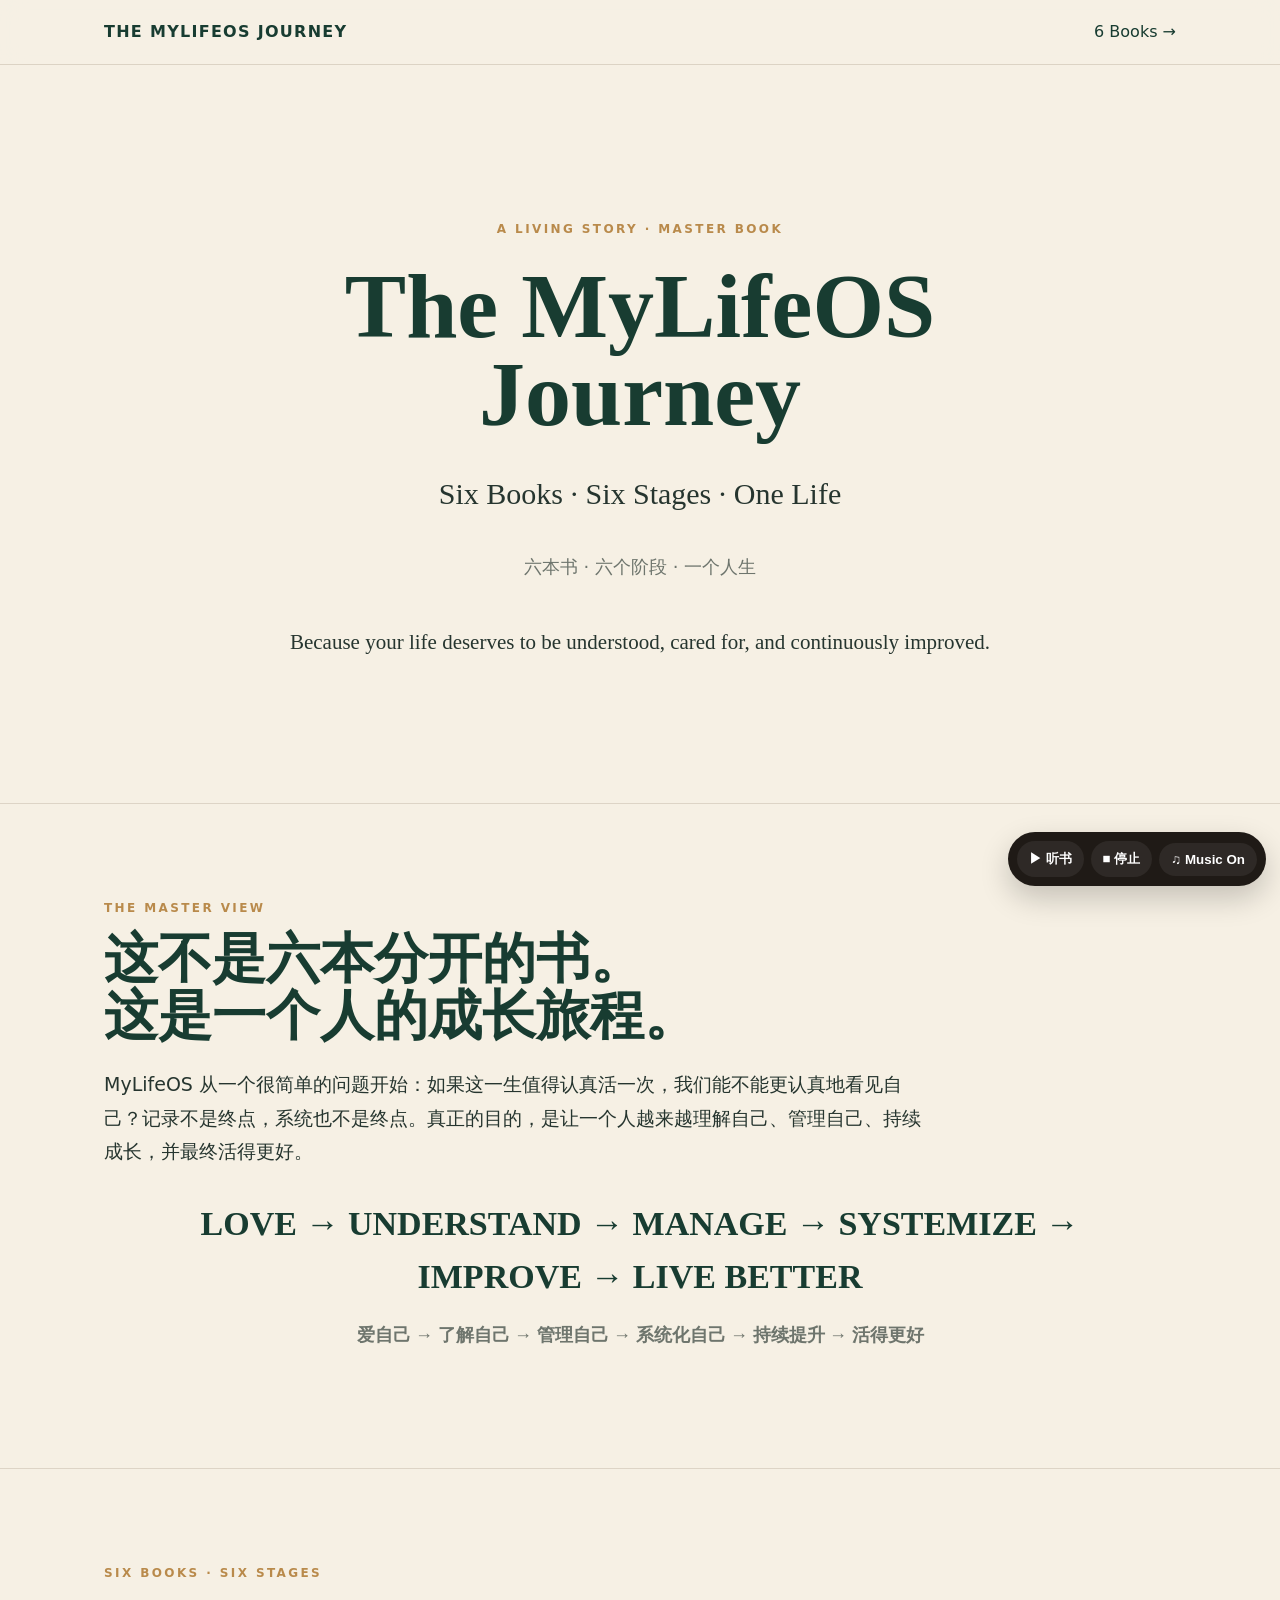
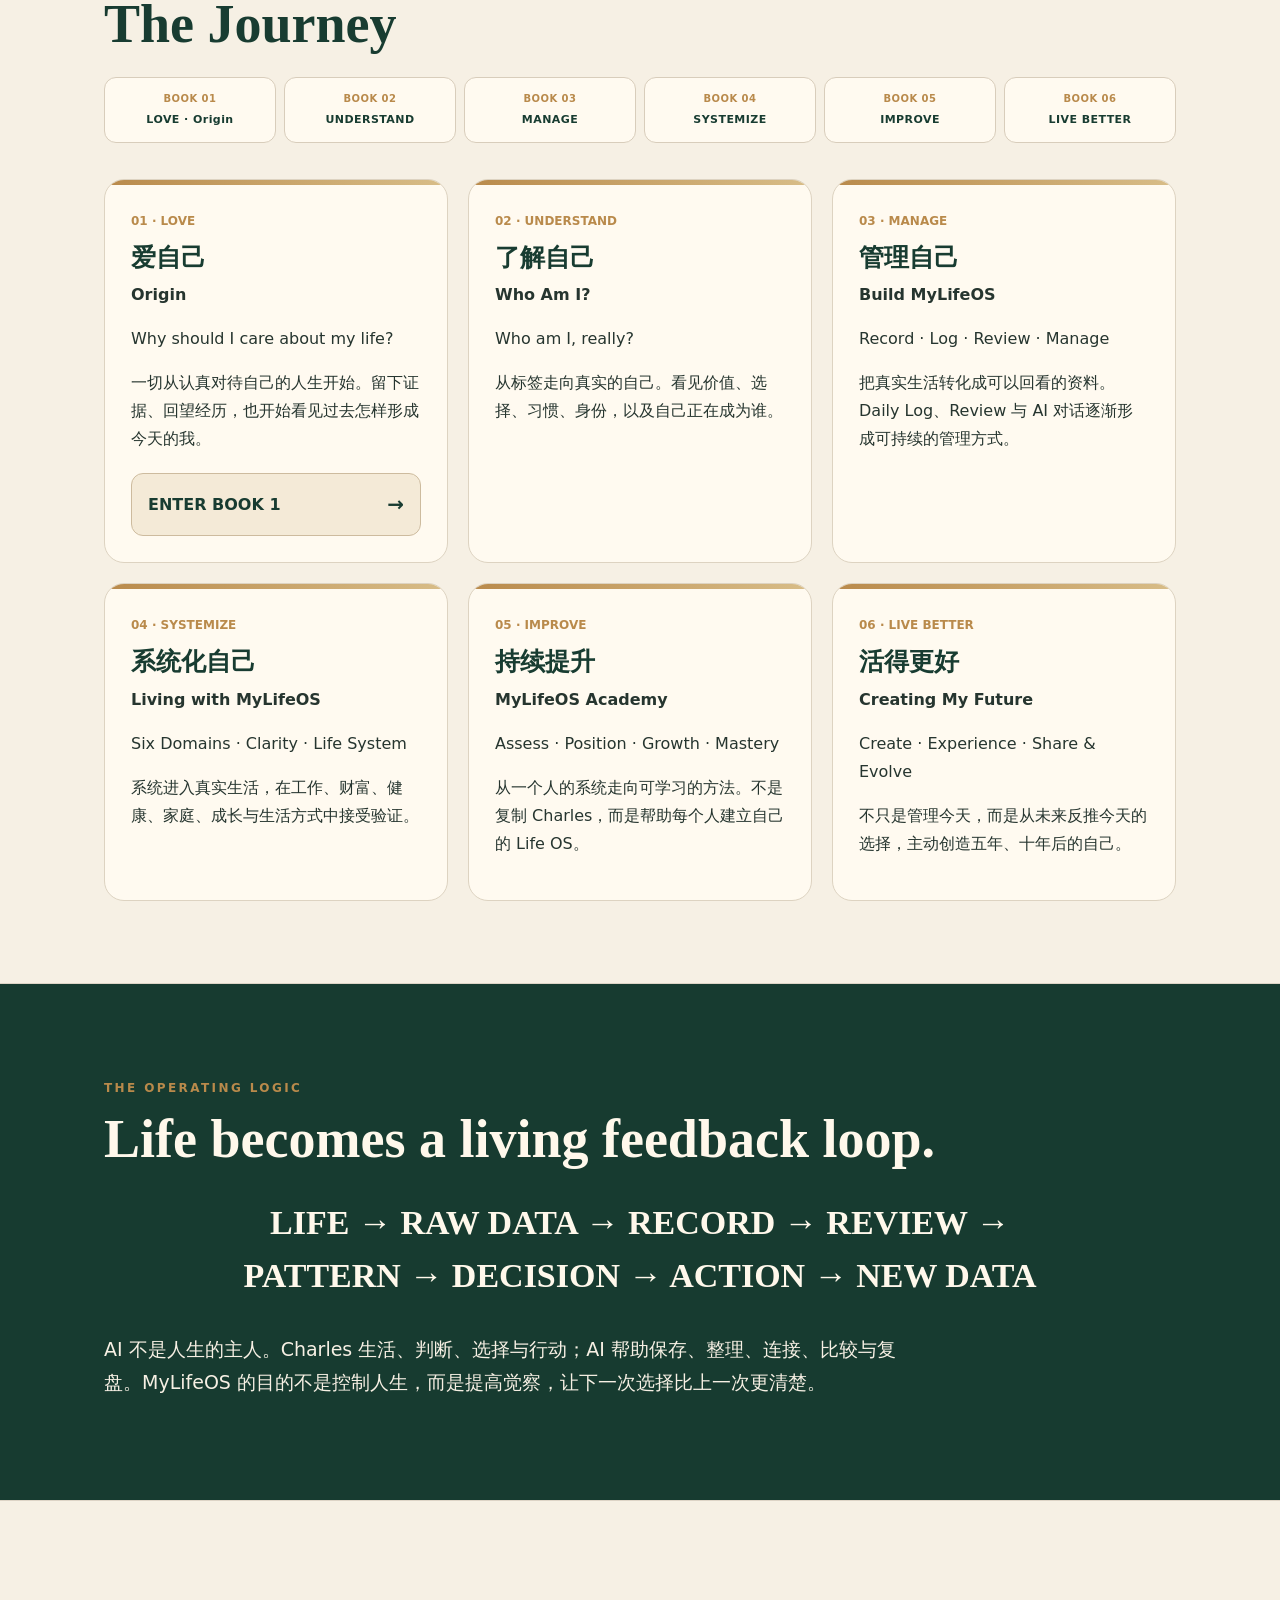
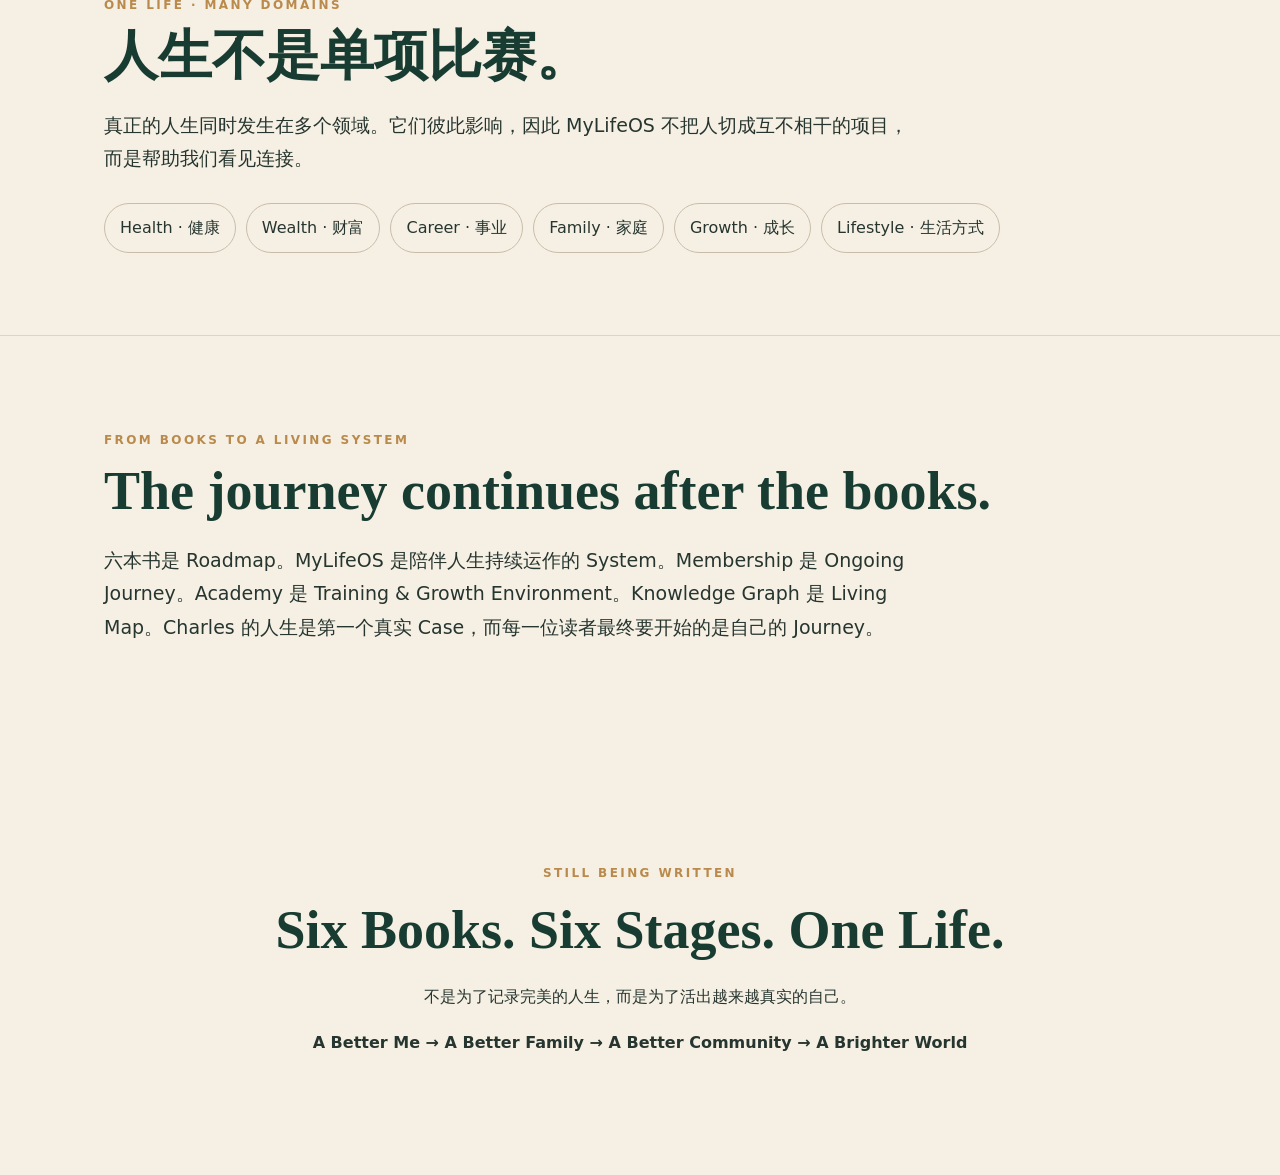
<file: journey.html>
<!doctype html>
<html lang="zh-Hans"><head><meta charset="utf-8"><meta name="viewport" content="width=device-width,initial-scale=1">
<title>The MyLifeOS Journey — Six Books · Six Stages · One Life</title>
<style>
:root{--ink:#183c31;--paper:#f6f0e4;--gold:#b98a4b;--muted:#6e756d}*{box-sizing:border-box}html{scroll-behavior:smooth}body{margin:0;background:var(--paper);color:#26352f;font:16px/1.75 system-ui,-apple-system,"Segoe UI",sans-serif}.shell{max-width:1120px;margin:auto;padding:0 24px}.top{padding:18px 0;border-bottom:1px solid #dcd3c4;position:sticky;top:0;background:#f6f0e4e8;backdrop-filter:blur(12px);z-index:10}.top .shell{display:flex;justify-content:space-between;align-items:center}.brand{font-weight:900;letter-spacing:.08em;color:var(--ink)}.top a{color:var(--ink);text-decoration:none}.hero{min-height:82vh;display:grid;place-items:center;text-align:center;padding:90px 0}.kicker{font-size:12px;letter-spacing:.2em;font-weight:800;color:var(--gold)}h1{font-family:Georgia,serif;font-size:clamp(48px,8vw,92px);line-height:.95;margin:.25em 0;color:var(--ink)}.lead{font-size:clamp(20px,3vw,30px);font-family:Georgia,serif}.cn{font-size:18px;color:var(--muted)}blockquote{max-width:760px;margin:42px auto 0;font-family:Georgia,serif;font-size:21px}.section{padding:82px 0;border-top:1px solid #ddd4c6}h2{font:700 clamp(30px,5vw,54px)/1.05 Georgia,serif;color:var(--ink);margin:10px 0 24px}.intro{max-width:820px;font-size:19px}.stages{display:grid;grid-template-columns:repeat(3,1fr);gap:20px;margin-top:36px}
.card{position:relative;overflow:hidden;transition:transform .25s ease,box-shadow .25s ease,border-color .25s ease}
.card:before{content:"";position:absolute;inset:0 0 auto 0;height:5px;background:linear-gradient(90deg,var(--gold),#d8bd88)}
.card:hover{transform:translateY(-5px);box-shadow:0 18px 40px #5f50331c;border-color:#c7ae83}
.book-link{display:flex!important;align-items:center;justify-content:space-between;margin-top:20px!important;padding:13px 16px!important;border:1px solid #cdbb9e!important;border-radius:12px;background:#f4ead7;color:var(--ink)!important;text-decoration:none!important;font-weight:850}
.book-link:after{content:"→";font-size:20px;transition:transform .2s ease}.book-link:hover{background:var(--ink);color:#fff!important}.book-link:hover:after{transform:translateX(4px)}
.journey-rail{display:grid;grid-template-columns:repeat(6,1fr);gap:8px;margin:0 0 34px}.journey-rail a{text-decoration:none;color:var(--ink);text-align:center;padding:12px 7px;border-radius:12px;border:1px solid #d8cdbb;background:#fffaf0;font-size:11px;font-weight:900;letter-spacing:.04em}.journey-rail a span{display:block;color:var(--gold);font-size:10px;margin-bottom:3px}.journey-rail a:hover{background:var(--ink);color:white}
@media(max-width:760px){.journey-rail{grid-template-columns:repeat(2,1fr)}.card{padding:24px}.book-link{min-height:48px}}.card{background:#fffaf0;border:1px solid #ddd3c1;border-radius:20px;padding:26px}.num{font-size:12px;font-weight:900;color:var(--gold)}.card h3{font:700 25px/1.1 Georgia,serif;color:var(--ink);margin:10px 0}.card b{display:block;margin-bottom:8px}.flow{font:700 clamp(20px,3vw,34px)/1.55 Georgia,serif;color:var(--ink);text-align:center;max-width:900px;margin:30px auto}.dark{background:#173b30;color:#f7f0e4}.dark h2,.dark .flow{color:#fff8eb}.domains{display:flex;flex-wrap:wrap;gap:10px;margin-top:28px}.pill{padding:10px 15px;border:1px solid #c9bda9;border-radius:999px}.closing{text-align:center;padding:100px 0}.closing p{max-width:720px;margin:18px auto}.readerbar{position:fixed;right:14px;bottom:14px;z-index:50;display:flex;gap:7px;align-items:center;background:#1f1a16;color:#fff;padding:9px;border-radius:999px;box-shadow:0 12px 30px #0003}.readerbar button{border:0;background:#fff1;color:#fff;border-radius:999px;padding:9px 12px;font-weight:700}.readerbar button:active{background:#fff3}@media(max-width:760px){.stages{grid-template-columns:1fr}.hero{min-height:72vh}.readerbar{left:10px;right:10px;justify-content:center}.shell{padding:0 18px}}
.book-link{display:inline-block;margin-top:14px;color:var(--ink);font-weight:800;text-decoration:none;border-bottom:1px solid var(--gold);padding-bottom:2px}.book-link:hover{color:var(--gold)}
</style></head><body>
<header class="top"><div class="shell"><a class="brand" href="#top">THE MYLIFEOS JOURNEY</a><a href="6-books.html">6 Books →</a></div></header>
<main id="top">
<section class="hero"><div class="shell"><p class="kicker">A LIVING STORY · MASTER BOOK</p><h1>The MyLifeOS<br>Journey</h1><p class="lead">Six Books · Six Stages · One Life</p><p class="cn">六本书 · 六个阶段 · 一个人生</p><blockquote>Because your life deserves to be understood, cared for, and continuously improved.</blockquote></div></section>
<section class="section"><div class="shell"><p class="kicker">THE MASTER VIEW</p><h2>这不是六本分开的书。<br>这是一个人的成长旅程。</h2><p class="intro">MyLifeOS 从一个很简单的问题开始：如果这一生值得认真活一次，我们能不能更认真地看见自己？记录不是终点，系统也不是终点。真正的目的，是让一个人越来越理解自己、管理自己、持续成长，并最终活得更好。</p><div class="flow">LOVE → UNDERSTAND → MANAGE → SYSTEMIZE → IMPROVE → LIVE BETTER<br><span class="cn">爱自己 → 了解自己 → 管理自己 → 系统化自己 → 持续提升 → 活得更好</span></div></div></section>
<section class="section"><div class="shell"><p class="kicker">SIX BOOKS · SIX STAGES</p><h2>The Journey</h2><div class="journey-rail">
<a href="https://charlessoon9876-ai.github.io/mylifeos-try-version/?utm_source=chatgpt.com#chapters"><span>BOOK 01</span>LOVE · Origin</a>
<a href="https://charlessoon9876-ai.github.io/mylifeos-try-version/book2.html"><span>BOOK 02</span>UNDERSTAND</a>
<a href="https://charlessoon9876-ai.github.io/mylifeos-try-version/book3.html"><span>BOOK 03</span>MANAGE</a>
<a href="https://charlessoon9876-ai.github.io/mylifeos-try-version/book4.html"><span>BOOK 04</span>SYSTEMIZE</a>
<a href="https://charlessoon9876-ai.github.io/mylifeos-try-version/book5.html"><span>BOOK 05</span>IMPROVE</a>
<a href="https://charlessoon9876-ai.github.io/mylifeos-try-version/book6.html#chapters"><span>BOOK 06</span>LIVE BETTER</a>
</div><div class="stages">
<article class="card"><span class="num">01 · LOVE</span><h3>爱自己</h3><b>Origin</b><p>Why should I care about my life?</p><p>一切从认真对待自己的人生开始。留下证据、回望经历，也开始看见过去怎样形成今天的我。</p><a class="book-link" href="https://charlessoon9876-ai.github.io/mylifeos-try-version/?utm_source=chatgpt.com#chapters">ENTER BOOK 1</a></article>
<article class="card"><span class="num">02 · UNDERSTAND</span><h3>了解自己</h3><b>Who Am I?</b><p>Who am I, really?</p><p>从标签走向真实的自己。看见价值、选择、习惯、身份，以及自己正在成为谁。</p></article>
<article class="card"><span class="num">03 · MANAGE</span><h3>管理自己</h3><b>Build MyLifeOS</b><p>Record · Log · Review · Manage</p><p>把真实生活转化成可以回看的资料。Daily Log、Review 与 AI 对话逐渐形成可持续的管理方式。</p></article>
<article class="card"><span class="num">04 · SYSTEMIZE</span><h3>系统化自己</h3><b>Living with MyLifeOS</b><p>Six Domains · Clarity · Life System</p><p>系统进入真实生活，在工作、财富、健康、家庭、成长与生活方式中接受验证。</p></article>
<article class="card"><span class="num">05 · IMPROVE</span><h3>持续提升</h3><b>MyLifeOS Academy</b><p>Assess · Position · Growth · Mastery</p><p>从一个人的系统走向可学习的方法。不是复制 Charles，而是帮助每个人建立自己的 Life OS。</p></article>
<article class="card"><span class="num">06 · LIVE BETTER</span><h3>活得更好</h3><b>Creating My Future</b><p>Create · Experience · Share &amp; Evolve</p><p>不只是管理今天，而是从未来反推今天的选择，主动创造五年、十年后的自己。</p></article>
</div></div></section>
<section class="section dark"><div class="shell"><p class="kicker">THE OPERATING LOGIC</p><h2>Life becomes a living feedback loop.</h2><div class="flow">LIFE → RAW DATA → RECORD → REVIEW → PATTERN → DECISION → ACTION → NEW DATA</div><p class="intro">AI 不是人生的主人。Charles 生活、判断、选择与行动；AI 帮助保存、整理、连接、比较与复盘。MyLifeOS 的目的不是控制人生，而是提高觉察，让下一次选择比上一次更清楚。</p></div></section>
<section class="section"><div class="shell"><p class="kicker">ONE LIFE · MANY DOMAINS</p><h2>人生不是单项比赛。</h2><p class="intro">真正的人生同时发生在多个领域。它们彼此影响，因此 MyLifeOS 不把人切成互不相干的项目，而是帮助我们看见连接。</p><div class="domains"><span class="pill">Health · 健康</span><span class="pill">Wealth · 财富</span><span class="pill">Career · 事业</span><span class="pill">Family · 家庭</span><span class="pill">Growth · 成长</span><span class="pill">Lifestyle · 生活方式</span></div></div></section>
<section class="section"><div class="shell"><p class="kicker">FROM BOOKS TO A LIVING SYSTEM</p><h2>The journey continues after the books.</h2><p class="intro">六本书是 Roadmap。MyLifeOS 是陪伴人生持续运作的 System。Membership 是 Ongoing Journey。Academy 是 Training & Growth Environment。Knowledge Graph 是 Living Map。Charles 的人生是第一个真实 Case，而每一位读者最终要开始的是自己的 Journey。</p></div></section>
<section class="closing"><div class="shell"><p class="kicker">STILL BEING WRITTEN</p><h2>Six Books. Six Stages. One Life.</h2><p>不是为了记录完美的人生，而是为了活出越来越真实的自己。</p><p><b>A Better Me → A Better Family → A Better Community → A Brighter World</b></p></div></section>
</main>
<div class="readerbar"><button id="listenBtn">▶ 听书</button><button id="stopBtn">■ 停止</button><button id="musicBtn">♫ Music On</button></div>
<script>
(()=>{const synth=window.speechSynthesis;let session=0,state="idle",q=[],i=0;const listen=document.getElementById("listenBtn"),stop=document.getElementById("stopBtn");function units(){const root=document.querySelector("main");return [...root.querySelectorAll("h1,h2,h3,.lead,.cn,blockquote,.intro,.flow,.card p,.card b,.closing p")].flatMap(el=>(el.innerText.match(/[^。！？!?\.]+[。！？!?\.]?/g)||[]).map(t=>t.trim()).filter(Boolean))}function voice(){const vs=synth.getVoices();return vs.find(v=>/Google.*(中文|國語)/i.test(v.name))||vs.find(v=>/^zh/i.test(v.lang))||vs[0]}function next(){if(state!=="playing"||i>=q.length){if(i>=q.length){state="idle";listen.textContent="▶ 听书"}return}const u=new SpeechSynthesisUtterance(q[i]);const v=voice();if(v){u.voice=v;u.lang=v.lang}else u.lang="zh-TW";u.rate=1;u.pitch=1.02;const s=session;u.onend=()=>{if(s!==session)return;i++;setTimeout(next,30)};u.onerror=()=>{if(s!==session)return;i++;setTimeout(next,30)};synth.speak(u)}listen.onclick=()=>{if(state==="playing"){session++;synth.cancel();state="paused";listen.textContent="▶ 继续";return}if(state==="paused"){state="playing";session++;listen.textContent="Ⅱ 暂停";next();return}q=units();i=0;state="playing";session++;synth.cancel();synth.resume();listen.textContent="Ⅱ 暂停";next()};stop.onclick=()=>{session++;state="idle";i=0;synth.cancel();listen.textContent="▶ 听书"};window.addEventListener("beforeunload",()=>synth.cancel())})();
(()=>{const track=new Audio("mylife-origin-bgm.mp3.mp3");track.loop=true;track.volume=.30;track.preload="auto";let on=true,started=false;const b=document.getElementById("musicBtn");async function play(){if(!on)return;try{await track.play();started=true}catch(e){}}function gesture(){if(!started&&on)play()}document.addEventListener("pointerdown",gesture,{once:true,capture:true});document.addEventListener("keydown",gesture,{once:true,capture:true});b.onclick=async e=>{e.stopPropagation();on=!on;b.textContent=on?"♫ Music On":"♫ Music Off";if(on)await play();else track.pause()};document.addEventListener("visibilitychange",()=>{if(document.hidden)track.pause();else if(on&&started)play()})})();
</script></body></html>
</file>
<file: styles.css>
*{box-sizing:border-box}html{scroll-behavior:smooth}body{margin:0;font-family:Inter,system-ui,-apple-system,BlinkMacSystemFont,"Segoe UI",sans-serif;background:#f6f2ea;color:#172033;line-height:1.6}button,select{font:inherit}button{cursor:pointer}.shell{width:min(1180px,calc(100% - 40px));margin:0 auto}.topbar{position:sticky;top:0;z-index:20;display:flex;justify-content:space-between;align-items:center;padding:14px 22px;background:rgba(246,242,234,.92);backdrop-filter:blur(14px);border-bottom:1px solid rgba(23,32,51,.08)}.brand{font-weight:900;letter-spacing:.08em;text-decoration:none;color:#172033}.brand span{font-weight:600;color:#8f6f4e}.top-actions{display:flex;gap:8px;align-items:center}.top-actions select,.ghost{border:1px solid #d6cdbf;background:#fffaf2;color:#172033;border-radius:999px;padding:9px 12px}.hero{display:grid;grid-template-columns:1.35fr .65fr;gap:64px;align-items:center;padding:72px 0 76px}.kicker{margin:0 0 10px;font-size:12px;font-weight:900;letter-spacing:.16em;color:#a76f37}.hero h1,.section h2{font-family:Georgia,"Times New Roman",serif}.hero h1{font-size:clamp(48px,7vw,88px);line-height:.98;letter-spacing:-.04em;margin:0 0 24px;max-width:820px}.hero-sub{font-size:20px;color:#5f6773;max-width:720px;margin:0 0 28px}.hero-buttons{display:flex;gap:12px;flex-wrap:wrap}.primary,.secondary{display:inline-flex;align-items:center;justify-content:center;text-decoration:none;border-radius:999px;padding:12px 18px;font-weight:800;border:1px solid #172033}.primary{background:#172033;color:#fff}.secondary{background:transparent;color:#172033}.micro{font-size:13px;color:#7d7b78;margin-top:18px}.book-cover{aspect-ratio:2/3;background:linear-gradient(160deg,#15191f,#292b2d 55%,#745739);color:white;border-radius:4px;padding:34px;display:flex;flex-direction:column;box-shadow:0 28px 70px rgba(34,28,20,.28);transform:rotate(1.5deg)}.cover-top{font-size:12px;letter-spacing:.22em}.cover-title{font-family:Georgia,serif;font-size:44px;line-height:.95;margin-top:28%}.cover-line{width:56px;height:1px;background:#d9c3a8;margin:24px 0}.cover-sub{color:#e7ded4;font-size:14px}.cover-author{margin-top:auto;font-weight:800;letter-spacing:.16em;font-size:12px}.manifesto{background:#172033;color:white}.manifesto-inner{padding:56px 0}.manifesto p{margin:0;max-width:950px;font-family:Georgia,serif;font-size:clamp(24px,3.5vw,42px);line-height:1.35}.section{padding:80px 0}.section-head{display:flex;justify-content:space-between;align-items:end;gap:24px;margin-bottom:28px}.section h2{font-size:clamp(34px,5vw,58px);line-height:1.08;margin:0}.reading-progress{white-space:nowrap;color:#7a746c}.chapter-grid{display:grid;grid-template-columns:repeat(3,1fr);gap:14px}.chapter-card{border:1px solid #d9d0c3;background:#fffdf8;border-radius:18px;padding:22px;text-align:left;transition:.18s;min-height:185px}.chapter-card:hover{transform:translateY(-3px);box-shadow:0 12px 28px rgba(50,40,28,.08)}.chapter-card.read{border-color:#9fae96;background:#f7fbf3}.chapter-no{font-size:12px;letter-spacing:.12em;color:#a76f37;font-weight:900}.chapter-card h3{font-family:Georgia,serif;font-size:24px;margin:12px 0 10px;line-height:1.25}.chapter-card p{font-size:14px;color:#6c6f73;margin:0}.read-mark{display:block;margin-top:18px;font-size:12px;color:#6a7d61;font-weight:800}.origin-flow{background:#ede6db}.flow-grid{display:grid;grid-template-columns:repeat(6,1fr);gap:10px;margin-top:30px}.flow-grid div{background:#fffaf3;border:1px solid #d6ccbd;border-radius:16px;padding:18px}.flow-grid strong{display:block;font-size:11px;color:#a76f37;letter-spacing:.1em}.flow-grid span{display:block;margin-top:12px;font-weight:800}.support{background:#fffdf8}.support-grid{display:grid;grid-template-columns:1fr 1fr;gap:44px;align-items:center}.support-grid p{color:#6c6f73;max-width:650px}.support-note{font-size:13px}.support-options{display:grid;grid-template-columns:repeat(3,1fr);gap:12px}.support-card{border:1px solid #d8cec0;background:#fff;border-radius:20px;padding:24px 14px;min-height:180px}.support-card.featured{background:#172033;color:white;transform:translateY(-8px)}.support-card span{font-size:12px;display:block}.support-card strong{font-family:Georgia,serif;font-size:54px;line-height:1}.support-card small{display:block;margin-top:18px}.reader{position:fixed;inset:0;z-index:50;display:none}.reader.open{display:block}.reader-backdrop{position:absolute;inset:0;background:rgba(10,12,15,.45)}.reader-panel{position:absolute;right:0;top:0;height:100%;width:min(820px,100%);background:#fffdf8;overflow:auto;box-shadow:-20px 0 60px rgba(0,0,0,.18)}.reader-toolbar{position:sticky;top:0;z-index:2;display:flex;justify-content:space-between;gap:12px;padding:14px 18px;background:rgba(255,253,248,.94);backdrop-filter:blur(12px);border-bottom:1px solid #ece5db}.reader-actions{display:flex;gap:8px}.reader-content{padding:58px clamp(24px,7vw,76px) 150px}.reader-content h2{font-family:Georgia,serif;font-size:clamp(38px,6vw,64px);line-height:1.05;margin:0 0 18px}.reader-intro{font-size:20px;color:#656a70}.reader-body{font-family:Georgia,"Times New Roman",serif;font-size:20px;line-height:1.9;color:#2b3036}.reader-body p{margin:0 0 1.2em}.reader-nav{display:flex;justify-content:space-between;gap:12px;margin-top:42px}.toast{position:fixed;left:50%;bottom:24px;transform:translateX(-50%) translateY(20px);background:#172033;color:white;padding:10px 16px;border-radius:999px;opacity:0;pointer-events:none;transition:.2s;z-index:80}.toast.show{opacity:1;transform:translateX(-50%) translateY(0)}footer{background:#11151a;color:white;padding:36px 0 150px}.footer-inner{display:flex;justify-content:space-between;gap:30px}.footer-inner strong,.footer-inner span{display:block}.footer-inner span,.footer-inner p{color:#aab0b7}.footer-inner p{max-width:620px;margin:0}.audio-dock{position:fixed;left:50%;bottom:18px;transform:translateX(-50%);z-index:70;width:min(860px,calc(100% - 28px));background:rgba(18,22,28,.96);color:white;border:1px solid rgba(255,255,255,.11);border-radius:22px;box-shadow:0 22px 70px rgba(0,0,0,.28);backdrop-filter:blur(18px);overflow:hidden}.audio-dock-main{display:grid;grid-template-columns:auto 1fr auto;gap:14px;align-items:center;padding:13px 15px}.audio-icon{width:38px;height:38px;border-radius:50%;display:grid;place-items:center;background:#c59a6d;color:#161a20;font-weight:900;box-shadow:inset 0 0 0 6px rgba(255,255,255,.18)}.audio-meta{min-width:0}.audio-meta strong,.audio-meta span{display:block;white-space:nowrap;overflow:hidden;text-overflow:ellipsis}.audio-meta strong{font-size:14px}.audio-meta span{font-size:12px;color:#aeb5bf;margin-top:2px}.audio-controls{display:flex;gap:7px}.audio-btn{width:38px;height:38px;border:0;border-radius:50%;background:white;color:#171b21;font-weight:900}.audio-btn.subtle{background:#2b3038;color:#d9dde2}.audio-settings{display:flex;align-items:center;gap:10px;padding:10px 14px;border-top:1px solid rgba(255,255,255,.08);background:rgba(255,255,255,.025)}.audio-settings label{display:flex;align-items:center;gap:6px;font-size:11px;color:#aeb5bf}.audio-settings select{border:1px solid #414853;background:#20252c;color:white;border-radius:10px;padding:6px 8px;max-width:245px;font-size:12px}.audio-note{margin-left:auto;font-size:11px;color:#818a96}.chapter-card:focus-visible,.primary:focus-visible,.secondary:focus-visible,.ghost:focus-visible,.audio-btn:focus-visible,select:focus-visible{outline:3px solid rgba(167,111,55,.35);outline-offset:3px}@media(max-width:900px){.hero,.support-grid{grid-template-columns:1fr}.book-cover{width:min(420px,85%);justify-self:center}.chapter-grid{grid-template-columns:repeat(2,1fr)}.flow-grid{grid-template-columns:repeat(3,1fr)}.support-options{max-width:640px}.section-head{align-items:flex-start;flex-direction:column}.footer-inner{flex-direction:column}}@media(max-width:640px){.topbar{padding:12px}.brand{font-size:13px}.top-actions{gap:5px}.top-actions .ghost span{display:none}.top-actions select,.ghost{padding:8px 10px;font-size:13px}.shell{width:min(100% - 28px,1180px)}.hero{padding:46px 0}.hero h1{font-size:48px}.hero-sub{font-size:17px}.chapter-grid,.flow-grid,.support-options{grid-template-columns:1fr}.chapter-card{min-height:auto}.support-card.featured{transform:none}.reader-toolbar{align-items:center}.reader-actions .ghost span{display:none}.reader-content{padding-top:40px;padding-bottom:180px}.footer-inner{gap:14px}.audio-dock{bottom:10px;border-radius:18px}.audio-dock-main{grid-template-columns:auto 1fr auto;padding:10px 11px}.audio-icon{display:none}.audio-meta strong{font-size:13px}.audio-settings{gap:7px;overflow-x:auto}.audio-settings label{flex:0 0 auto}.audio-settings select{max-width:170px}.audio-note{display:none}footer{padding-bottom:170px}}
</file>
<file: documentary.css>
.documentary-hero{padding-top:84px;padding-bottom:84px}.documentary-hero h1{max-width:900px}.image-book-cover{padding:0!important;aspect-ratio:auto!important;background:#090807!important;overflow:hidden}.image-book-cover:after{display:none!important}.image-book-cover img{display:block;width:100%;height:auto;object-fit:contain}.documentary-section,.year-proof,.turning-point{padding:96px 0}.documentary-section{background:#efe7db}.documentary-title,.year-proof h2,.turning-point h2,.book-transition h2{font-family:Georgia,"Times New Roman",serif;font-size:clamp(36px,5vw,64px);line-height:1.08;margin:0}.documentary-lead{max-width:760px;font-size:20px;color:#6a6259;margin:18px 0 44px}.journey-line{display:grid;grid-template-columns:repeat(6,1fr);border-top:1px solid #bfae98}.journey-line article{padding:26px 18px 16px 0;position:relative}.journey-line article:before{content:"";position:absolute;top:-6px;left:0;width:11px;height:11px;border-radius:50%;background:#8c633d}.journey-line span{display:block;font-size:11px;letter-spacing:.15em;color:#9b7048;font-weight:800}.journey-line strong{display:block;font-family:Georgia,serif;font-size:21px;line-height:1.25;margin:12px 0 10px}.journey-line p{font-size:14px;line-height:1.65;color:#6b655f;margin:0}.year-proof{background:#171a1e;color:#f6efe6}.year-proof-grid{display:grid;grid-template-columns:1.1fr .9fr;gap:70px;align-items:center}.year-proof .kicker{color:#c59a6d}.year-copy p{color:#c9c2b9;font-size:18px}.year-copy blockquote{font-family:Georgia,serif;font-size:24px;line-height:1.5;margin:34px 0 0;padding-left:24px;border-left:1px solid #8f6f4e;color:#f4eadf}.year-stats{display:grid;grid-template-columns:1fr 1fr;border:1px solid rgba(255,255,255,.14)}.year-stats div{padding:32px;border-right:1px solid rgba(255,255,255,.12);border-bottom:1px solid rgba(255,255,255,.12);min-height:155px}.year-stats div:nth-child(2n){border-right:0}.year-stats div:nth-last-child(-n+2){border-bottom:0}.year-stats strong{display:block;font-family:Georgia,serif;font-size:58px;line-height:1}.year-stats span{display:block;margin-top:14px;color:#b9b1a8}.turning-point{background:#fbf7f0}.turning-grid{display:grid;grid-template-columns:.9fr 1.1fr;gap:70px}.three-steps{display:grid;grid-template-columns:repeat(3,1fr);gap:12px}.three-steps div{border-top:1px solid #bfae98;padding:22px 12px 10px 0}.three-steps small{letter-spacing:.16em;color:#a37447}.three-steps strong{display:block;font-family:Georgia,serif;font-size:30px;margin:12px 0}.three-steps p{margin:0;color:#6b655f;line-height:1.7}.book-entry{padding-top:110px}.book-transition{max-width:900px;padding-bottom:70px}.book-transition .kicker{margin-bottom:14px}.book-transition h2{font-size:clamp(34px,4.5vw,56px)}@media(max-width:1000px){.journey-line{grid-template-columns:repeat(3,1fr);row-gap:24px}.year-proof-grid,.turning-grid{grid-template-columns:1fr}.three-steps{grid-template-columns:repeat(3,1fr)}}@media(max-width:700px){.documentary-hero{padding-top:52px;padding-bottom:58px}.documentary-section,.year-proof,.turning-point{padding:68px 0}.journey-line{grid-template-columns:1fr;border-top:0;border-left:1px solid #bfae98;padding-left:20px}.journey-line article{padding:0 0 30px 18px}.journey-line article:before{left:-26px;top:7px}.year-stats{grid-template-columns:1fr 1fr}.year-stats div{padding:22px 18px;min-height:125px}.year-stats strong{font-size:44px}.three-steps{grid-template-columns:1fr}.book-entry{padding-top:76px}.book-transition{padding-bottom:48px}}
</file>
<file: six-books.css>
:root{
  --bg:#07111f;
  --panel:#0b1626;
  --panel2:#0f1b2f;
  --border:#24344c;
  --text:#eef6ff;
  --muted:#8ea3bb;
  --soft:#5f7590;
  --b1:#f3b65e;
  --b2:#4fd9ee;
  --b3:#a46cff;
  --b4:#62d89f;
  --b5:#f36f91;
  --b6:#4d9cf5;
  --core:#78a9ff;
}
*{box-sizing:border-box}
html,body{margin:0;height:100%;background:#07111f;color:var(--text)}
body{font-family:Inter,ui-sans-serif,system-ui,-apple-system,BlinkMacSystemFont,"Segoe UI",sans-serif;overflow:hidden}
a{color:inherit}
button,input{font:inherit}
.app-shell{height:100dvh;display:flex;flex-direction:column;background:radial-gradient(circle at 52% 42%,rgba(18,56,95,.16),transparent 34%),#07111f}
.topbar{height:70px;flex:none;display:grid;grid-template-columns:250px minmax(300px,1fr) 330px;align-items:center;padding:0 20px;border-bottom:1px solid var(--border);background:#0b1423;z-index:5}
.brand-wrap{display:flex;flex-direction:column;line-height:1}.brand{font-size:22px;font-weight:860;letter-spacing:-.04em;text-decoration:none}.brand span{color:#8a7cff}.brand-wrap small{margin-top:5px;font-size:8px;letter-spacing:.28em;color:#89a6c6;font-weight:800}.global-search{justify-self:center;width:min(520px,92%);height:40px;border:1px solid #31425e;border-radius:8px;background:#172337;display:flex;align-items:center;gap:9px;padding:0 10px;color:#7186a1}.global-search input{flex:1;border:0;outline:0;background:transparent;color:#dcecff;font-size:12px}.global-search input::placeholder{color:#70859e}.global-search kbd{font-size:9px;color:#7089a5;border:1px solid #334a68;border-radius:6px;padding:4px 6px;background:#101b2e}.profile-area{display:flex;align-items:center;justify-content:flex-end;gap:12px;font-size:10px;letter-spacing:.05em;color:#bacbe0}.website-link{text-decoration:none;color:#95bfff;border:1px solid #2e4665;border-radius:7px;padding:7px 9px;background:#111d30}.website-link:hover{border-color:#5c8cc5;color:#fff}.profile-dot{width:30px;height:30px;border:1px solid #315074;border-radius:50%;display:grid;place-items:center;font-style:normal;background:#123258;color:#a8d2ff;font-weight:800}
.workspace{min-height:0;flex:1;display:grid;grid-template-columns:245px minmax(0,1fr) 320px}.left-sidebar,.right-sidebar{background:linear-gradient(180deg,#0b1524 0,#091321 100%);overflow:auto;scrollbar-width:thin;scrollbar-color:#6c6c6c transparent}.left-sidebar{border-right:1px solid var(--border);padding:20px 14px 18px}.right-sidebar{border-left:1px solid var(--border);padding:20px 18px}.eyebrow{font-size:8px;letter-spacing:.16em;color:#7397be;font-weight:800;margin:0 0 8px}.side-intro h1{margin:0 0 6px;font-size:23px;font-weight:760}.side-intro>p:last-child{margin:0 0 18px;color:#9eb0c5;font-size:11px;line-height:1.65}.book-row{width:100%;min-height:57px;border:0;border-bottom:1px solid #1d2b3f;background:transparent;color:#dfeafb;display:grid;grid-template-columns:24px 1fr auto;align-items:center;gap:8px;text-align:left;padding:10px 7px;cursor:pointer}.book-row:hover{background:#0f1e33}.book-row.active{border:1px solid #3f5d98;border-radius:8px;background:linear-gradient(90deg,rgba(75,96,182,.34),rgba(42,58,100,.2));margin-bottom:5px}.book-row.all{min-height:53px}.book-row span b{font-size:11px;font-weight:700;display:block;line-height:1.25}.book-row span small{font-size:9px;color:#7790ad;display:block;margin-top:4px;line-height:1.25}.book-row em{font-style:normal;font-size:9px;color:#89a7c5}.pending-row{opacity:.78}.pending-row em{color:#708299}.stack-icon{font-size:18px;color:#8fa4ff}.book-dot{width:10px;height:10px;border-radius:50%;box-shadow:0 0 10px currentColor}.book-dot.b1{background:var(--b1);color:var(--b1)}.book-dot.b2{background:var(--b2);color:var(--b2)}.book-dot.b3{background:var(--b3);color:var(--b3)}.book-dot.b4{background:var(--b4);color:var(--b4)}.book-dot.b5{background:var(--b5);color:var(--b5)}.book-dot.b6{background:var(--b6);color:var(--b6)}.side-divider{height:1px;background:#1e2b3e;margin:17px 0}.mini-title{font-size:9px;letter-spacing:.12em;color:#748ca8;margin:0 0 8px}.data-status{display:grid;gap:7px}.data-status>div{display:flex;justify-content:space-between;gap:10px;font-size:9px;color:#7187a1}.data-status strong{color:#9db6d2;font-weight:650}
.graph-stage{min-width:0;min-height:0;display:flex;flex-direction:column;background:#081321}.graph-head{height:64px;flex:none;display:flex;align-items:center;justify-content:space-between;padding:0 16px;border-bottom:1px solid #18283d}.graph-head h2{font-size:12px;margin:0 0 4px}.graph-head p{font-size:9px;color:#6f86a1;margin:0}.view-select{font-size:9px;color:#7890ac;display:flex;align-items:center;gap:7px}.view-select strong{font-size:10px;font-weight:600;color:#c1d0e1;border:1px solid #31435f;border-radius:6px;padding:7px 9px;background:#111d30}.graph-viewport{position:relative;flex:1;min-height:0;overflow:hidden;cursor:grab;touch-action:none;background-color:#081321;background-image:radial-gradient(circle at 1px 1px,rgba(118,155,198,.10) 1px,transparent 0),radial-gradient(circle at 50% 48%,rgba(32,92,145,.12),transparent 42%);background-size:22px 22px,100% 100%}.graph-viewport.dragging{cursor:grabbing}#sixBookGraph{position:absolute;inset:0;width:100%;height:100%;transform-origin:0 0;user-select:none}.graph-legend{position:absolute;left:14px;bottom:12px;height:31px;border:1px solid #273a54;border-radius:7px;background:rgba(10,22,39,.86);display:flex;align-items:center;gap:13px;padding:0 10px;font-size:8px;color:#7f96b0}.graph-legend span{display:flex;align-items:center;gap:5px}.legend-dot{width:7px;height:7px;border-radius:50%;display:inline-block}.legend-dot.active-book{background:#69adff;box-shadow:0 0 7px #69adff}.legend-dot.pending-book{background:transparent;border:1px dashed #7b8799}.legend-line{display:inline-block;width:17px;height:1px}.legend-line.solid{background:#6684a3}.legend-line.dashed{border-top:1px dashed #9a74ff}.graph-controls{position:absolute;right:14px;bottom:12px;height:31px;border:1px solid #2a3e5a;border-radius:7px;background:rgba(10,22,39,.9);display:flex;align-items:center;color:#91a9c3;font-size:8px}.graph-controls span{padding:0 10px;color:#b7c8dc}.graph-controls button{height:100%;border:0;border-left:1px solid #283c58;background:transparent;color:#b3c5d9;padding:0 10px;cursor:pointer;font-size:9px}.graph-controls button:hover{background:#15253c;color:#fff}
.right-sidebar h2{margin:0 0 8px;font-size:23px;line-height:1.25;letter-spacing:-.02em}.overview-sub{margin:0 0 14px;font-size:11px;color:#9b8cff}.info-card,.continuity-card,.active-books-card,blockquote{border:1px solid #273d5b;border-radius:8px;background:linear-gradient(180deg,rgba(18,32,52,.76),rgba(12,26,45,.74));padding:13px;margin:0 0 14px}.info-card dl{margin:0}.info-card dl>div{display:grid;grid-template-columns:95px 1fr;gap:10px;padding:5px 0;font-size:10px}.info-card dt{color:#8ca1b9}.info-card dd{margin:0;color:#e2ebf4}.info-card>p,.continuity-card>p{font-size:10px;line-height:1.65;color:#a6b7ca;margin:11px 0 0}.continuity-card h3,.active-books-card h3{font-size:11px;margin:0 0 10px;color:#cfe0f1}.continuity-card .sequence{font-size:11px;line-height:1.7;color:#dce9f5;margin:0}.active-books-card a{display:grid;grid-template-columns:28px 1fr auto;align-items:center;gap:7px;text-decoration:none;border-top:1px solid #23364e;padding:9px 0;font-size:10px}.active-books-card a:first-of-type{border-top:0}.active-books-card a span{color:#7f94ff;font-weight:800}.active-books-card small{color:#6e8aa8}blockquote{text-align:center;color:#dbe9f6;font-size:11px;line-height:1.8;margin-bottom:0}blockquote small{display:block;margin-top:8px;color:#7892ad;font-size:9px}
/* SVG graph */
.graph-edge{fill:none;stroke:#3b5671;stroke-width:1.15;opacity:.52}.graph-edge.chapter{stroke:#536f8b;opacity:.38}.graph-edge.cross{stroke:#7d6fd0;stroke-width:1.25;stroke-dasharray:5 4;opacity:.5}.graph-edge.pending{stroke:#617188;stroke-dasharray:4 5;opacity:.26}.graph-edge.core{stroke:#72aaf6;stroke-width:1.6;opacity:.66}.graph-edge.dim{opacity:.04}.graph-edge.active{opacity:1;stroke-width:2.3;filter:url(#glow)}.book-core circle{stroke-width:1.4}.book-core .ring{fill:none;opacity:.22}.book-core text{fill:#f1f7ff;text-anchor:middle;pointer-events:none}.book-core .book-num{font-size:10px;font-weight:800}.book-core .book-title{font-size:10px;font-weight:750}.book-core .book-cn{font-size:8px;fill:#adbed0}.book-core.active circle{filter:url(#glow)}.book-core.dim{opacity:.12}.pending-core{opacity:.48}.pending-core circle{stroke-dasharray:4 4;fill:rgba(255,255,255,.02)!important}.chapter-node{cursor:pointer}.chapter-node circle{stroke:rgba(255,255,255,.55);stroke-width:.65}.chapter-node text{pointer-events:none}.chapter-node .chapter-id{font-size:7px;font-weight:800;fill:#6b849e}.chapter-node .chapter-label{font-size:8.5px;font-weight:700;fill:#e4eef9}.chapter-node .chapter-key{font-size:7px;fill:#8aa0b7}.chapter-node.active circle{stroke:#fff;stroke-width:1.4;filter:url(#glow)}.chapter-node.dim{opacity:.10}.core-node text{text-anchor:middle;pointer-events:none}.core-node .core-title{font-size:17px;font-weight:850;fill:#f4f8ff}.core-node .core-sub{font-size:8px;fill:#94acd0}.core-node circle{stroke:#9ac0ff;stroke-width:1.5}.pending-label{font-size:7px;letter-spacing:.1em;fill:#65778c;text-anchor:middle}.cluster-label{font-size:8px;letter-spacing:.12em;font-weight:800;fill:#7591ae}.cross-caption{font-size:7px;fill:#7c77ad;letter-spacing:.04em}.search-hit circle{stroke:#fff!important;stroke-width:2!important;filter:url(#glow)}
@media(max-width:1100px){.topbar{grid-template-columns:210px minmax(260px,1fr) 230px}.profile-area>span{display:none}.workspace{grid-template-columns:205px minmax(0,1fr) 270px}.right-sidebar{padding:16px 13px}.left-sidebar{padding:16px 10px}.right-sidebar h2{font-size:20px}}
@media(max-width:820px){body{overflow:auto}.app-shell{height:auto;min-height:100dvh}.topbar{grid-template-columns:1fr auto;height:62px}.global-search{display:none}.profile-area{grid-column:2}.workspace{display:block}.left-sidebar,.right-sidebar{border:0;overflow:visible}.left-sidebar{border-bottom:1px solid var(--border)}.book-list{display:grid;grid-template-columns:1fr 1fr}.graph-stage{height:72dvh;min-height:600px}.right-sidebar{border-top:1px solid var(--border)}.data-status{display:none}}
@media(max-width:520px){.topbar{padding:0 12px}.website-link{display:none}.book-list{grid-template-columns:1fr}.graph-stage{height:70dvh;min-height:560px}.right-sidebar{padding:16px 12px}.graph-legend span:nth-child(n+3){display:none}}

/* Complete six-book navigation and chapter details. */
.book-core{cursor:pointer}.book-core:focus,.chapter-node:focus{outline:none}.book-core:focus circle,.chapter-node:focus circle{stroke:#fff;stroke-width:3}.selection-card{padding:15px;margin:0 0 14px;border:1px solid #466085;border-radius:8px;background:#122038}.selection-card h3{font-size:15px;margin:6px 0 10px;line-height:1.5}.selection-card p{font-size:12px;line-height:1.75;color:#afc0d5}.selection-card .detail-kicker{color:#b0a3fa;font-size:10px}.selection-card a.read-link{display:inline-block;padding:10px 14px;border-radius:6px;background:#315c98;color:#fff;text-decoration:none;font-size:12px}.selection-card ol{padding-left:23px;max-height:340px;overflow:auto}.selection-card li{margin:9px 0}.selection-card li a{font-size:11px;line-height:1.6;text-decoration:none}.selection-card li a:hover{text-decoration:underline}.selection-card .chapter-link-note{font-size:10px;color:#819bb9}.chapter-node .chapter-label{font-size:12px}.chapter-node .chapter-id{font-size:9px}.chapter-node .chapter-key{font-size:10px}.book-core .book-num{font-size:13px}.book-core .book-title{font-size:12px}.book-core .book-cn{font-size:10px}.graph-head h2{font-size:15px}.graph-head p{font-size:11px}.search-results{position:absolute;top:12px;left:12px;right:12px;max-height:55%;overflow:auto;background:#0c1b30f5;border:1px solid #425d80;border-radius:8px;padding:12px;z-index:2;touch-action:pan-y}.search-results[hidden]{display:none}.search-results h3{font-size:12px;margin:0 0 10px}.search-results a{display:block;padding:9px;color:#e2efff;text-decoration:none;font-size:12px;border-bottom:1px solid #243954}.search-results small{display:block;color:#8ea9c8;margin-top:4px}.book-row span b{font-size:12px}.chapter-list-title{color:#a8bbd3}@media(max-width:820px){.topbar{height:auto;min-height:110px;grid-template-columns:1fr auto;row-gap:12px;padding-block:12px}.global-search{display:flex;grid-row:2;grid-column:1/-1;width:100%;justify-self:stretch}.profile-area{grid-row:1}.graph-stage{min-height:480px;height:60dvh}.selection-card ol{max-height:none}.graph-legend{gap:8px}.graph-head{padding:0 12px}.view-select{display:none}}@media(prefers-reduced-motion:reduce){*{scroll-behavior:auto!important}}
.detail-back{display:block;margin-top:14px;padding:9px 12px;border:1px solid #425d80;background:transparent;color:#d9e9ff;border-radius:5px;cursor:pointer}.book-core .ring{stroke-width:1.2}

/* Master Journey: a continuous overview above the chapter explorer. */
html{scroll-behavior:smooth}body{height:auto;overflow:auto}.app-shell{height:auto;min-height:100dvh}.topbar{position:sticky;top:0;z-index:10}.workspace{flex:none;min-height:700px;height:88dvh;scroll-margin-top:80px}.journey-inner{width:min(1200px,100% - 48px);margin:auto}.journey-hero{padding:100px 0 70px;background:radial-gradient(ellipse at 80% 10%,#263862 0,transparent 60%);border-bottom:1px solid var(--border)}.journey-hero h1{font-size:clamp(42px,7vw,90px);line-height:1.04;letter-spacing:-.055em;margin:24px 0}.journey-hero h1 span{color:#8fc9ee}.journey-sub{font-size:clamp(18px,2.5vw,26px);line-height:1.6;color:#cfdef2}.journey-lead{max-width:670px;color:#9fb3cd;font-size:17px;line-height:1.9}.journey-actions{display:flex;gap:14px;flex-wrap:wrap;margin:30px 0}.journey-actions a{padding:13px 20px;border:1px solid #547197;border-radius:8px;text-decoration:none;background:#183357}.journey-mantra{margin-top:48px;color:#9ed7c7;letter-spacing:.06em;font-size:13px;line-height:2}.journey-section{padding:60px 0;border-bottom:1px solid var(--border);scroll-margin-top:90px}.journey-section h2{font-size:clamp(24px,3vw,38px);line-height:1.4;letter-spacing:-.02em}.section-lead{color:#9fb3cd;line-height:1.9;max-width:820px}.journey-steps{display:grid;grid-template-columns:repeat(3,1fr);gap:16px;margin-top:30px}.journey-step{padding:26px;border:1px solid #324762;border-radius:12px;background:#102039;text-decoration:none;transition:border-color .2s}.journey-step:hover{border-color:#8fc9ee}.journey-step>span{color:#91c8f1;font-size:12px;letter-spacing:.12em}.journey-step h3{font-size:27px;margin:16px 0 10px}.journey-step b{font-size:14px;color:#c6daf0}.journey-step p{font-size:14px;line-height:1.8;color:#9fb3cd;min-height:50px}.journey-step small{color:#94d5bd}.journey-flow{padding:24px;border-left:3px solid #86cabc;background:#102039;color:#a4dace;font-size:16px;line-height:2}.model-grid{display:grid;grid-template-columns:1fr 1fr;gap:24px;margin-top:30px}.model-grid article{border:1px solid #2c405c;border-radius:10px;padding:24px}.model-grid h3{font-size:20px;margin:0 0 14px}.model-grid p{color:#9fb3cd;line-height:1.9;font-size:15px}.model-grid a{color:#9dc8f9;font-size:14px}.model-grid small{color:#a9b7c9}.brand-model{grid-template-columns:repeat(3,1fr)}.journey-quote{margin:35px auto 0;background:none;border:0;font-size:24px;line-height:1.7}.graph-intro{background:#0d1a2d}.journey-footer{text-align:center;padding:35px;color:#9fb3cd;font-size:13px;line-height:2}.journey-footer a{color:#c7ddf8}.topbar .website-link{white-space:nowrap}
@media(max-width:820px){.journey-hero{padding:50px 0}.journey-inner{width:calc(100% - 32px)}.journey-steps,.brand-model{grid-template-columns:1fr 1fr}.workspace{height:auto;min-height:0}.journey-section{padding:40px 0;scroll-margin-top:125px}.graph-stage{height:65dvh;min-height:480px}.journey-hero h1{font-size:clamp(38px,9vw,70px)}}@media(max-width:520px){.journey-steps,.model-grid{grid-template-columns:1fr}.journey-step p{min-height:0}.journey-flow{font-size:13px}.journey-mantra{font-size:11px}.journey-hero h1{font-size:39px}}
</file>
<file: book2.css>
.book2-page{--green:#173f35;--green2:#0e2923;--sage:#dfe9df}.book2-page .brand span,.book2-page .kicker{color:#8b673f}.book2-page .primary{background:var(--green);border-color:var(--green)}.book-switch{text-decoration:none}.book2-cover{aspect-ratio:2/3;position:relative;overflow:hidden;padding:34px;color:#f3eadb;background:radial-gradient(circle at 50% 66%,rgba(202,174,112,.24),transparent 24%),linear-gradient(155deg,#173f35,#0e2923 68%,#071713);box-shadow:0 28px 70px rgba(19,49,41,.3);transform:rotate(1.4deg);display:flex;flex-direction:column}.book2-cover:after{content:"";position:absolute;left:50%;bottom:16%;width:1px;height:36%;background:linear-gradient(transparent,#d6b778)}.cover-series,.cover-cn,.book2-cover small,.book2-cover b{position:relative;z-index:2;letter-spacing:.14em}.cover-series{font-size:11px}.book2-cover strong{position:relative;z-index:2;font:52px/.9 Georgia,serif;margin-top:24%;letter-spacing:-.03em}.cover-cn{margin-top:16px;color:#d9c6a5}.book2-cover small{margin-top:auto;font-size:9px;color:#b8c9c0}.book2-cover b{font-size:11px;margin-top:26px}.cover-orbit{position:absolute;inset:38% 12% 13%;opacity:.4}.cover-orbit i{position:absolute;inset:0;border:1px solid #b99b68;border-radius:50%}.cover-orbit i:nth-child(2){inset:13%}.cover-orbit i:nth-child(3){inset:26%}.identity-journey{padding:96px 0;background:#e8eee8}.identity-line article:before{background:var(--green)}.identity-proof{padding:96px 0;background:var(--green2);color:#f4ede1}.identity-proof-grid{display:grid;grid-template-columns:1fr 1fr;gap:70px;align-items:center}.identity-proof h2,.next-book h2{font:clamp(36px,5vw,60px)/1.08 Georgia,serif;margin:0}.identity-proof p{font-size:18px;color:#c8d5cf}.identity-cycle{display:flex;flex-wrap:wrap;gap:12px}.identity-cycle span{flex:1 1 26%;min-height:96px;display:grid;place-items:center;border:1px solid rgba(244,237,225,.22);border-radius:50%;font-family:Georgia,serif;font-size:22px}.book2-manifesto{background:#112f28}.book2-flow{background:#e4ebe4}.next-book{background:#fbf7f0;padding:80px 0}.next-book-inner{display:flex;justify-content:space-between;align-items:center;gap:36px}.next-book-inner p{max-width:760px;color:#666}.coming-badge{white-space:nowrap;border:1px solid #9b7a50;border-radius:999px;padding:10px 16px;color:#795a35}.book2-page .chapter-card.read{border-color:#7f9f8f;background:#f2f7f2}.book2-page .read-mark{color:#376c5b}@media(max-width:700px){.book-switch{display:none}.identity-journey,.identity-proof{padding:68px 0}.identity-proof-grid{grid-template-columns:1fr;gap:34px}.identity-cycle span{min-height:72px;font-size:18px}.next-book-inner{display:block}.coming-badge{display:inline-block;margin-top:18px}.book2-cover{max-width:280px;margin:auto}.book2-cover strong{font-size:42px}}
</file>
